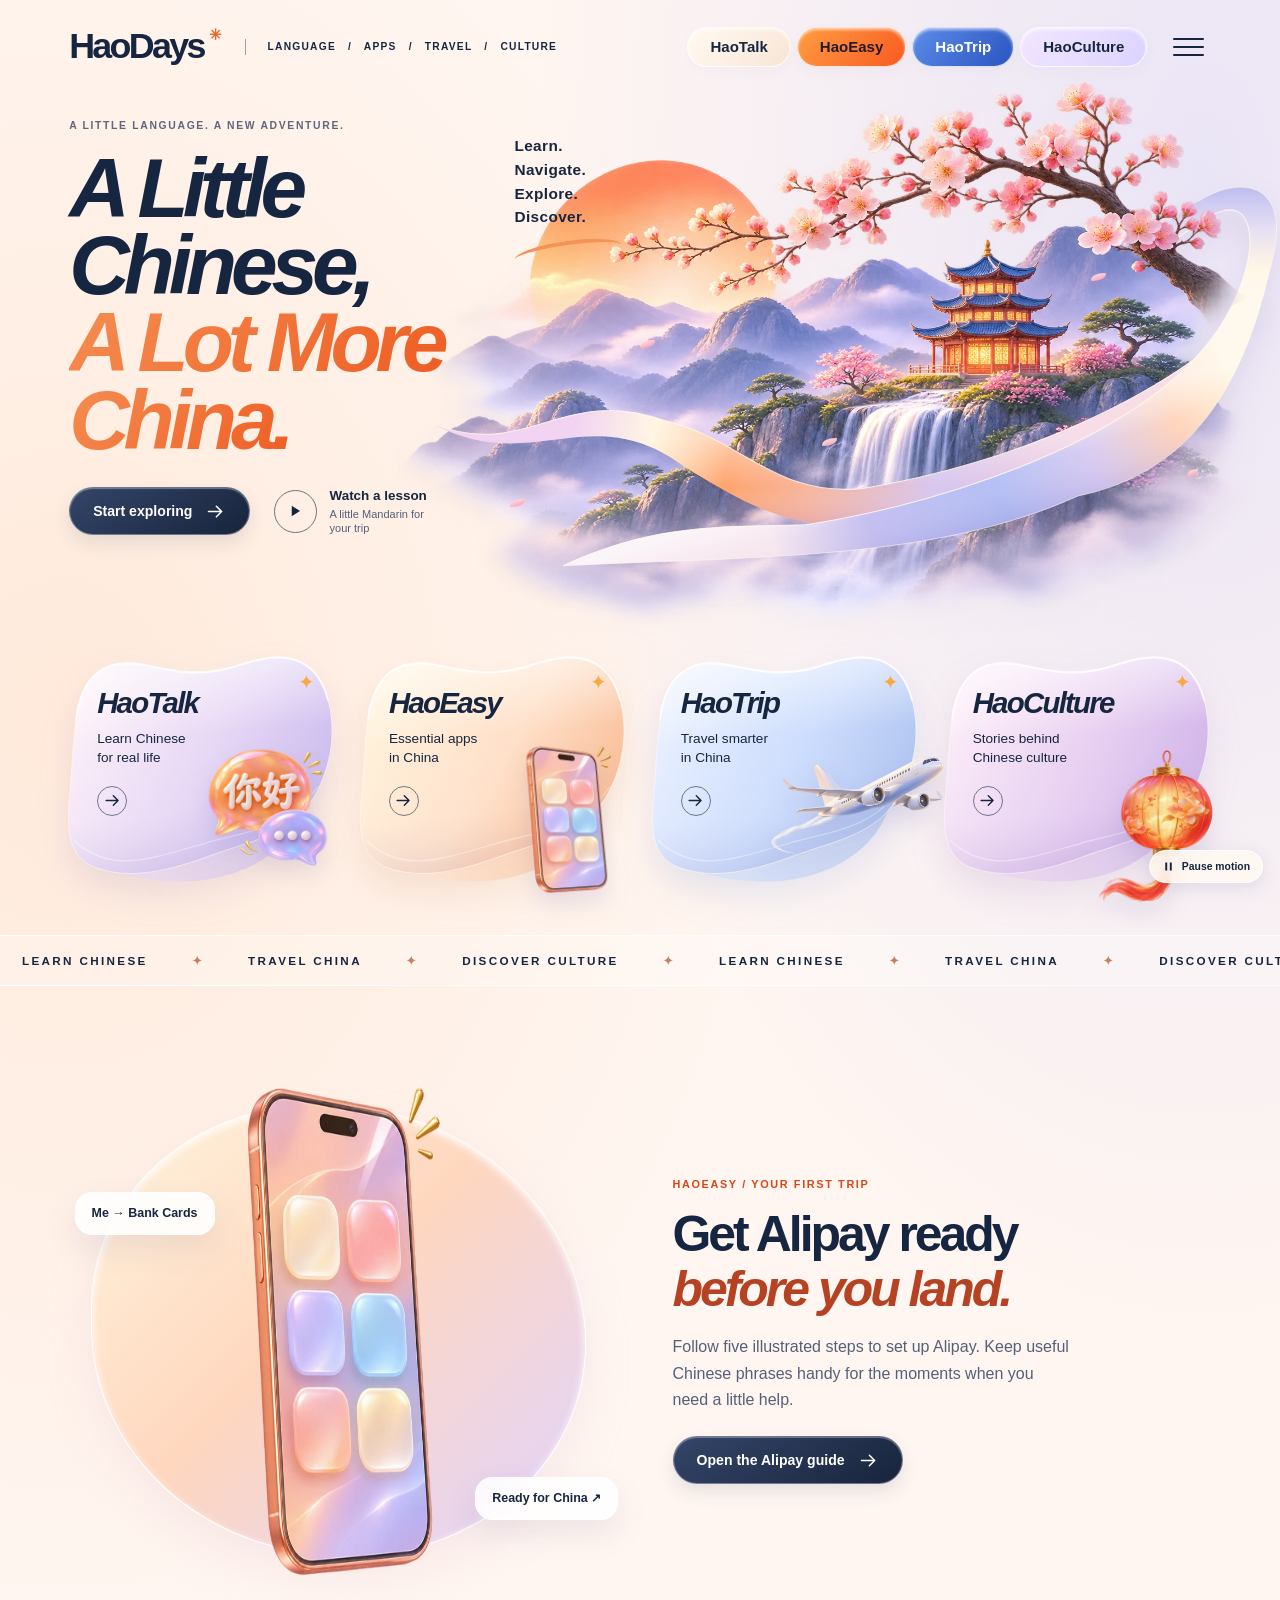
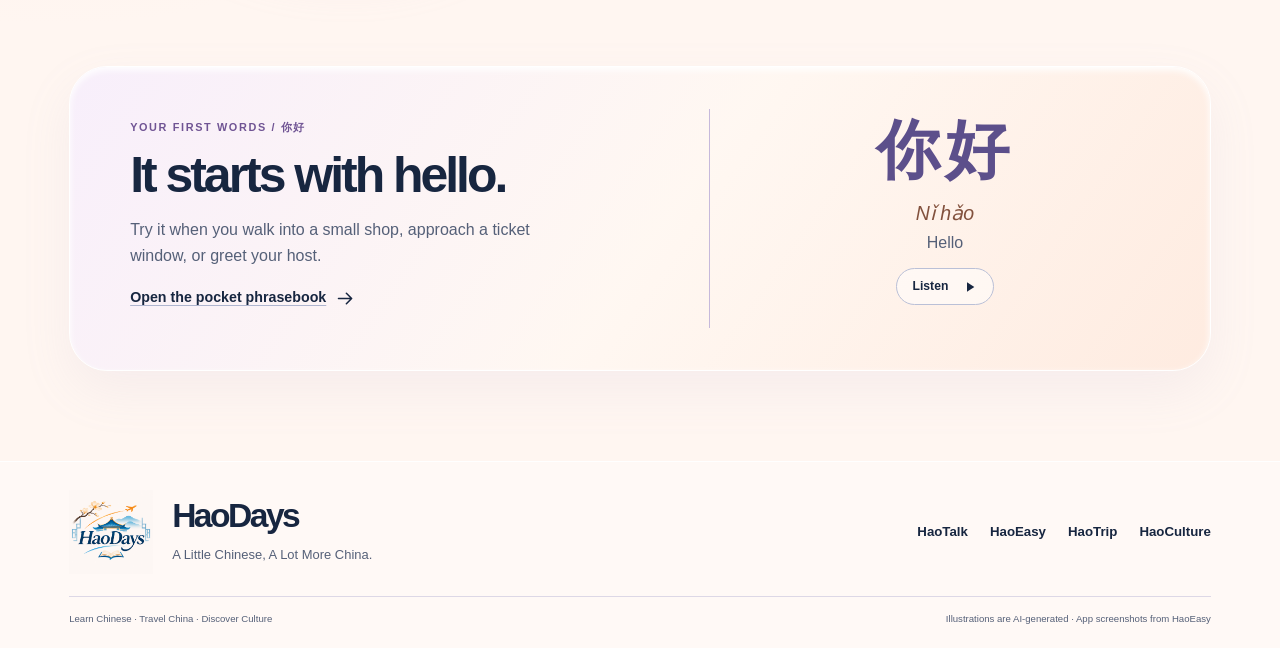
<file: index.html>
<!doctype html>
<html lang="en">
<head>
  <meta charset="utf-8">
  <meta name="viewport" content="width=device-width, initial-scale=1">
  <meta name="description" content="A China field guide with travel Mandarin videos, app tutorials, city guides, and cultural stories.">
  <meta name="theme-color" content="#fff5f0">
  <title>HaoDays — A Little Chinese, A Lot More China.</title>
  <link rel="icon" type="image/png" href="assets/haodays-logo.png">
  <link rel="stylesheet" href="styles.css?v=title-1">
  <script src="script.js?v=motion-1" defer></script>
</head>
<body data-page="home">
  <a class="skip-link" href="#main">Skip to content</a>
  <header class="site-header">
    <div class="masthead wrap">
      <a class="brand" href="index.html" aria-label="HaoDays home">HaoDays<span class="brand-spark" aria-hidden="true">✳</span></a>
      <span class="brand-label">Language <i>/</i> Apps <i>/</i> Travel <i>/</i> Culture</span>
      <nav class="site-nav" aria-label="Main navigation"><a class="nav-talk" href="haotalk.html">HaoTalk</a>
<a class="nav-easy" href="haoeasy.html">HaoEasy</a>
<a class="nav-trip" href="haotrip.html">HaoTrip</a>
<a class="nav-culture" href="haoculture.html">HaoCulture</a></nav>
      <button class="nav-toggle" type="button" aria-label="Open menu" aria-controls="site-menu" aria-expanded="false"><span></span><span></span><span></span></button>
    </div>
  </header>
  <dialog class="menu-dialog" id="site-menu" aria-labelledby="menu-title">
    <button class="dialog-close" type="button" data-close-dialog aria-label="Close menu">×</button>
    <p class="eyebrow">Your next Hao day</p><h2 id="menu-title">Where shall we go?</h2>
    <nav aria-label="All pages"><a href="index.html"><span>00</span>Home</a><a href="haotalk.html"><span>01</span>HaoTalk <svg class="arrow" viewBox="0 0 24 24" fill="none" stroke="currentColor" stroke-width="1.8" stroke-linecap="round" stroke-linejoin="round" aria-hidden="true"><path d="M4 12h15m-6-6 6 6-6 6"/></svg></a>
<a href="haoeasy.html"><span>02</span>HaoEasy <svg class="arrow" viewBox="0 0 24 24" fill="none" stroke="currentColor" stroke-width="1.8" stroke-linecap="round" stroke-linejoin="round" aria-hidden="true"><path d="M4 12h15m-6-6 6 6-6 6"/></svg></a>
<a href="haotrip.html"><span>03</span>HaoTrip <svg class="arrow" viewBox="0 0 24 24" fill="none" stroke="currentColor" stroke-width="1.8" stroke-linecap="round" stroke-linejoin="round" aria-hidden="true"><path d="M4 12h15m-6-6 6 6-6 6"/></svg></a>
<a href="haoculture.html"><span>04</span>HaoCulture <svg class="arrow" viewBox="0 0 24 24" fill="none" stroke="currentColor" stroke-width="1.8" stroke-linecap="round" stroke-linejoin="round" aria-hidden="true"><path d="M4 12h15m-6-6 6 6-6 6"/></svg></a></nav>
    <p class="menu-tagline">A Little Chinese, A Lot More China.</p>
  </dialog>
  <main id="main" tabindex="-1">
    <section class="dream-cover wrap" aria-labelledby="cover-title">
      <div class="hero-copy">
        <p class="hero-eyebrow reveal">A little language. A new adventure.</p>
        <h1 class="dream-title reveal" id="cover-title"><span>A Little</span><span>Chinese,</span><em>A Lot More</em><em>China.</em></h1>
        <div class="hero-actions reveal">
          <a class="button button-primary" href="#contents">Start exploring <svg class="arrow" viewBox="0 0 24 24" fill="none" stroke="currentColor" stroke-width="1.8" stroke-linecap="round" stroke-linejoin="round" aria-hidden="true"><path d="M4 12h15m-6-6 6 6-6 6"/></svg></a>
          <button class="lesson-trigger" type="button" data-open-lesson><span class="play-circle"><svg viewBox="0 0 24 24" fill="currentColor" aria-hidden="true"><path d="m9 5 11 7-11 7z"/></svg></span><span>Watch a lesson<small>A little Mandarin for your trip</small></span></button>
        </div>
      </div>
      <div class="hero-intent" aria-hidden="true">Learn.<br>Navigate.<br>Explore.<br>Discover.<span></span></div>
      <div class="hero-stage">
        <svg class="silk silk-back" viewBox="-140 0 1400 700" fill="none" aria-hidden="true" focusable="false">
          <defs>
            <linearGradient id="hero-loop-color" x1="0" y1="45" x2="0" y2="210" gradientUnits="userSpaceOnUse">
              <stop stop-color="#b8b8ed"/><stop offset=".38" stop-color="#ded5f3"/><stop offset=".8" stop-color="#fff0d3"/><stop offset="1" stop-color="#fff0d3"/>
            </linearGradient>
            <linearGradient id="hero-loop-light" x1="0" y1="45" x2="0" y2="210" gradientUnits="userSpaceOnUse">
              <stop stop-color="#fff" stop-opacity=".08"/><stop offset=".55" stop-color="#fff" stop-opacity=".25"/><stop offset="1" stop-color="#fff" stop-opacity=".58"/>
            </linearGradient>
          </defs>
          <g>
            <path d="M 650 400.83 C 860 305.81 1018 124.77 1110 67 C 1180 23 1240 42 1237 115 C 1236 147 1226 178 1218 210 L 1215 222 L 1158 250 L 1165 235 C 1190 184 1200 135 1191 106 C 1175 53 1120 93 1074 129 C 970 210.64 873 338.52 650 400.83 Z" id="hero-loop-body" fill="url(#hero-loop-color)"><animate begin="indefinite" attributeName="d" dur="7.2s" values="M 650 400.83 C 860 305.81 1018 124.77 1110 67 C 1180 23 1240 42 1237 115 C 1236 147 1226 178 1218 210 L 1215 222 L 1158 250 L 1165 235 C 1190 184 1200 135 1191 106 C 1175 53 1120 93 1074 129 C 970 210.64 873 338.52 650 400.83 Z;M 650 413.71 C 860 298.26 1018 122.99 1110 67 C 1180 23 1240 42 1237 115 C 1236 147 1226 178 1218 210 L 1215 222 L 1158 250 L 1165 235 C 1190 184 1200 135 1191 106 C 1175 53 1120 93 1074 129 C 970 204.64 873 330.1 650 413.71 Z;M 650 432.3 C 860 300.55 1018 121.75 1110 67 C 1180 23 1240 42 1237 115 C 1236 147 1226 178 1218 210 L 1215 222 L 1158 250 L 1165 235 C 1190 184 1200 135 1191 106 C 1175 53 1120 93 1074 129 C 970 201.41 873 331.04 650 432.3 Z;M 650 451.62 C 860 312.08 1018 121.38 1110 67 C 1180 23 1240 42 1237 115 C 1236 147 1226 178 1218 210 L 1215 222 L 1158 250 L 1165 235 C 1190 184 1200 135 1191 106 C 1175 53 1120 93 1074 129 C 970 201.83 873 341.07 650 451.62 Z;M 650 466.48 C 860 329.75 1018 121.98 1110 67 C 1180 23 1240 42 1237 115 C 1236 147 1226 178 1218 210 L 1215 222 L 1158 250 L 1165 235 C 1190 184 1200 135 1191 106 C 1175 53 1120 93 1074 129 C 970 205.77 873 357.52 650 466.48 Z;M 650 472.9 C 860 348.82 1018 123.39 1110 67 C 1180 23 1240 42 1237 115 C 1236 147 1226 178 1218 210 L 1215 222 L 1158 250 L 1165 235 C 1190 184 1200 135 1191 106 C 1175 53 1120 93 1074 129 C 970 212.19 873 375.97 650 472.9 Z;M 650 469.17 C 860 364.19 1018 125.23 1110 67 C 1180 23 1240 42 1237 115 C 1236 147 1226 178 1218 210 L 1215 222 L 1158 250 L 1165 235 C 1190 184 1200 135 1191 106 C 1175 53 1120 93 1074 129 C 970 219.36 873 391.48 650 469.17 Z;M 650 456.29 C 860 371.74 1018 127.01 1110 67 C 1180 23 1240 42 1237 115 C 1236 147 1226 178 1218 210 L 1215 222 L 1158 250 L 1165 235 C 1190 184 1200 135 1191 106 C 1175 53 1120 93 1074 129 C 970 225.36 873 399.9 650 456.29 Z;M 650 437.7 C 860 369.45 1018 128.25 1110 67 C 1180 23 1240 42 1237 115 C 1236 147 1226 178 1218 210 L 1215 222 L 1158 250 L 1165 235 C 1190 184 1200 135 1191 106 C 1175 53 1120 93 1074 129 C 970 228.59 873 398.96 650 437.7 Z;M 650 418.38 C 860 357.92 1018 128.62 1110 67 C 1180 23 1240 42 1237 115 C 1236 147 1226 178 1218 210 L 1215 222 L 1158 250 L 1165 235 C 1190 184 1200 135 1191 106 C 1175 53 1120 93 1074 129 C 970 228.17 873 388.93 650 418.38 Z;M 650 403.52 C 860 340.25 1018 128.02 1110 67 C 1180 23 1240 42 1237 115 C 1236 147 1226 178 1218 210 L 1215 222 L 1158 250 L 1165 235 C 1190 184 1200 135 1191 106 C 1175 53 1120 93 1074 129 C 970 224.23 873 372.48 650 403.52 Z;M 650 397.1 C 860 321.18 1018 126.61 1110 67 C 1180 23 1240 42 1237 115 C 1236 147 1226 178 1218 210 L 1215 222 L 1158 250 L 1165 235 C 1190 184 1200 135 1191 106 C 1175 53 1120 93 1074 129 C 970 217.81 873 354.03 650 397.1 Z;M 650 400.83 C 860 305.81 1018 124.77 1110 67 C 1180 23 1240 42 1237 115 C 1236 147 1226 178 1218 210 L 1215 222 L 1158 250 L 1165 235 C 1190 184 1200 135 1191 106 C 1175 53 1120 93 1074 129 C 970 210.64 873 338.52 650 400.83 Z" keyTimes="0;0.083333;0.166667;0.25;0.333333;0.416667;0.5;0.583333;0.666667;0.75;0.833333;0.916667;1" calcMode="linear" repeatCount="indefinite"/></path>
            <path d="M 650 400.83 C 860 305.81 1018 124.77 1110 67 C 1180 23 1240 42 1237 115 C 1236 147 1226 178 1218 210 L 1215 222 L 1158 250 L 1165 235 C 1190 184 1200 135 1191 106 C 1175 53 1120 93 1074 129 C 970 210.64 873 338.52 650 400.83 Z" fill="url(#hero-loop-light)"><animate begin="indefinite" attributeName="d" dur="7.2s" values="M 650 400.83 C 860 305.81 1018 124.77 1110 67 C 1180 23 1240 42 1237 115 C 1236 147 1226 178 1218 210 L 1215 222 L 1158 250 L 1165 235 C 1190 184 1200 135 1191 106 C 1175 53 1120 93 1074 129 C 970 210.64 873 338.52 650 400.83 Z;M 650 413.71 C 860 298.26 1018 122.99 1110 67 C 1180 23 1240 42 1237 115 C 1236 147 1226 178 1218 210 L 1215 222 L 1158 250 L 1165 235 C 1190 184 1200 135 1191 106 C 1175 53 1120 93 1074 129 C 970 204.64 873 330.1 650 413.71 Z;M 650 432.3 C 860 300.55 1018 121.75 1110 67 C 1180 23 1240 42 1237 115 C 1236 147 1226 178 1218 210 L 1215 222 L 1158 250 L 1165 235 C 1190 184 1200 135 1191 106 C 1175 53 1120 93 1074 129 C 970 201.41 873 331.04 650 432.3 Z;M 650 451.62 C 860 312.08 1018 121.38 1110 67 C 1180 23 1240 42 1237 115 C 1236 147 1226 178 1218 210 L 1215 222 L 1158 250 L 1165 235 C 1190 184 1200 135 1191 106 C 1175 53 1120 93 1074 129 C 970 201.83 873 341.07 650 451.62 Z;M 650 466.48 C 860 329.75 1018 121.98 1110 67 C 1180 23 1240 42 1237 115 C 1236 147 1226 178 1218 210 L 1215 222 L 1158 250 L 1165 235 C 1190 184 1200 135 1191 106 C 1175 53 1120 93 1074 129 C 970 205.77 873 357.52 650 466.48 Z;M 650 472.9 C 860 348.82 1018 123.39 1110 67 C 1180 23 1240 42 1237 115 C 1236 147 1226 178 1218 210 L 1215 222 L 1158 250 L 1165 235 C 1190 184 1200 135 1191 106 C 1175 53 1120 93 1074 129 C 970 212.19 873 375.97 650 472.9 Z;M 650 469.17 C 860 364.19 1018 125.23 1110 67 C 1180 23 1240 42 1237 115 C 1236 147 1226 178 1218 210 L 1215 222 L 1158 250 L 1165 235 C 1190 184 1200 135 1191 106 C 1175 53 1120 93 1074 129 C 970 219.36 873 391.48 650 469.17 Z;M 650 456.29 C 860 371.74 1018 127.01 1110 67 C 1180 23 1240 42 1237 115 C 1236 147 1226 178 1218 210 L 1215 222 L 1158 250 L 1165 235 C 1190 184 1200 135 1191 106 C 1175 53 1120 93 1074 129 C 970 225.36 873 399.9 650 456.29 Z;M 650 437.7 C 860 369.45 1018 128.25 1110 67 C 1180 23 1240 42 1237 115 C 1236 147 1226 178 1218 210 L 1215 222 L 1158 250 L 1165 235 C 1190 184 1200 135 1191 106 C 1175 53 1120 93 1074 129 C 970 228.59 873 398.96 650 437.7 Z;M 650 418.38 C 860 357.92 1018 128.62 1110 67 C 1180 23 1240 42 1237 115 C 1236 147 1226 178 1218 210 L 1215 222 L 1158 250 L 1165 235 C 1190 184 1200 135 1191 106 C 1175 53 1120 93 1074 129 C 970 228.17 873 388.93 650 418.38 Z;M 650 403.52 C 860 340.25 1018 128.02 1110 67 C 1180 23 1240 42 1237 115 C 1236 147 1226 178 1218 210 L 1215 222 L 1158 250 L 1165 235 C 1190 184 1200 135 1191 106 C 1175 53 1120 93 1074 129 C 970 224.23 873 372.48 650 403.52 Z;M 650 397.1 C 860 321.18 1018 126.61 1110 67 C 1180 23 1240 42 1237 115 C 1236 147 1226 178 1218 210 L 1215 222 L 1158 250 L 1165 235 C 1190 184 1200 135 1191 106 C 1175 53 1120 93 1074 129 C 970 217.81 873 354.03 650 397.1 Z;M 650 400.83 C 860 305.81 1018 124.77 1110 67 C 1180 23 1240 42 1237 115 C 1236 147 1226 178 1218 210 L 1215 222 L 1158 250 L 1165 235 C 1190 184 1200 135 1191 106 C 1175 53 1120 93 1074 129 C 970 210.64 873 338.52 650 400.83 Z" keyTimes="0;0.083333;0.166667;0.25;0.333333;0.416667;0.5;0.583333;0.666667;0.75;0.833333;0.916667;1" calcMode="linear" repeatCount="indefinite"/></path>
            <path d="M 1165 235 C 1190 184 1200 135 1191 106 C 1175 53 1120 93 1074 129 C 970 210.64 873 338.52 650 400.83" stroke="#fffaf0" stroke-width="1.7" stroke-opacity=".85"><animate begin="indefinite" attributeName="d" dur="7.2s" values="M 1165 235 C 1190 184 1200 135 1191 106 C 1175 53 1120 93 1074 129 C 970 210.64 873 338.52 650 400.83;M 1165 235 C 1190 184 1200 135 1191 106 C 1175 53 1120 93 1074 129 C 970 204.64 873 330.1 650 413.71;M 1165 235 C 1190 184 1200 135 1191 106 C 1175 53 1120 93 1074 129 C 970 201.41 873 331.04 650 432.3;M 1165 235 C 1190 184 1200 135 1191 106 C 1175 53 1120 93 1074 129 C 970 201.83 873 341.07 650 451.62;M 1165 235 C 1190 184 1200 135 1191 106 C 1175 53 1120 93 1074 129 C 970 205.77 873 357.52 650 466.48;M 1165 235 C 1190 184 1200 135 1191 106 C 1175 53 1120 93 1074 129 C 970 212.19 873 375.97 650 472.9;M 1165 235 C 1190 184 1200 135 1191 106 C 1175 53 1120 93 1074 129 C 970 219.36 873 391.48 650 469.17;M 1165 235 C 1190 184 1200 135 1191 106 C 1175 53 1120 93 1074 129 C 970 225.36 873 399.9 650 456.29;M 1165 235 C 1190 184 1200 135 1191 106 C 1175 53 1120 93 1074 129 C 970 228.59 873 398.96 650 437.7;M 1165 235 C 1190 184 1200 135 1191 106 C 1175 53 1120 93 1074 129 C 970 228.17 873 388.93 650 418.38;M 1165 235 C 1190 184 1200 135 1191 106 C 1175 53 1120 93 1074 129 C 970 224.23 873 372.48 650 403.52;M 1165 235 C 1190 184 1200 135 1191 106 C 1175 53 1120 93 1074 129 C 970 217.81 873 354.03 650 397.1;M 1165 235 C 1190 184 1200 135 1191 106 C 1175 53 1120 93 1074 129 C 970 210.64 873 338.52 650 400.83" keyTimes="0;0.083333;0.166667;0.25;0.333333;0.416667;0.5;0.583333;0.666667;0.75;0.833333;0.916667;1" calcMode="linear" repeatCount="indefinite"/></path>
            <path d="M 1110 67 C 1180 23 1240 42 1237 115 C 1236 147 1226 178 1218 210" stroke="#fff7ee" stroke-width="1.3" stroke-opacity=".72"><animate begin="indefinite" attributeName="d" dur="7.2s" values="M 1110 67 C 1180 23 1240 42 1237 115 C 1236 147 1226 178 1218 210;M 1110 67 C 1180 23 1240 42 1237 115 C 1236 147 1226 178 1218 210;M 1110 67 C 1180 23 1240 42 1237 115 C 1236 147 1226 178 1218 210;M 1110 67 C 1180 23 1240 42 1237 115 C 1236 147 1226 178 1218 210;M 1110 67 C 1180 23 1240 42 1237 115 C 1236 147 1226 178 1218 210;M 1110 67 C 1180 23 1240 42 1237 115 C 1236 147 1226 178 1218 210;M 1110 67 C 1180 23 1240 42 1237 115 C 1236 147 1226 178 1218 210;M 1110 67 C 1180 23 1240 42 1237 115 C 1236 147 1226 178 1218 210;M 1110 67 C 1180 23 1240 42 1237 115 C 1236 147 1226 178 1218 210;M 1110 67 C 1180 23 1240 42 1237 115 C 1236 147 1226 178 1218 210;M 1110 67 C 1180 23 1240 42 1237 115 C 1236 147 1226 178 1218 210;M 1110 67 C 1180 23 1240 42 1237 115 C 1236 147 1226 178 1218 210;M 1110 67 C 1180 23 1240 42 1237 115 C 1236 147 1226 178 1218 210" keyTimes="0;0.083333;0.166667;0.25;0.333333;0.416667;0.5;0.583333;0.666667;0.75;0.833333;0.916667;1" calcMode="linear" repeatCount="indefinite"/></path>
          </g>
        </svg>
        <div class="hero-art"><img src="assets/design/hero-diorama.webp" alt="Dreamlike Chinese mountains, a glowing pavilion and waterfall beneath cherry blossoms, surrounded by flowing silk ribbons" width="1536" height="1024" fetchpriority="high"></div>
        <svg class="silk silk-front" viewBox="-140 0 1400 700" fill="none" aria-hidden="true" focusable="false">
          <defs>
            <linearGradient id="hero-cross-color" x1="110" y1="400" x2="940" y2="565" gradientUnits="userSpaceOnUse">
              <stop stop-color="#e8b4e9"/><stop offset=".15" stop-color="#fff0cf"/><stop offset=".3" stop-color="#ffa46d"/><stop offset=".48" stop-color="#f6b7a3"/><stop offset=".7" stop-color="#d7c6f0"/><stop offset="1" stop-color="#f5c4d3"/>
            </linearGradient>
            <linearGradient id="hero-cross-light" x1="530" y1="450" x2="530" y2="590" gradientUnits="userSpaceOnUse">
              <stop stop-color="#fff" stop-opacity=".42"/><stop offset=".55" stop-color="#fff" stop-opacity="0"/><stop offset="1" stop-color="#a467be" stop-opacity=".2"/>
            </linearGradient>
            <linearGradient id="hero-flow-color" x1="420" y1="610" x2="1170" y2="360" gradientUnits="userSpaceOnUse">
              <stop stop-color="#f6e5ee"/><stop offset=".2" stop-color="#c2bcf0"/><stop offset=".47" stop-color="#b0bdf4"/><stop offset=".68" stop-color="#d8caf1"/><stop offset=".86" stop-color="#ffd2b8"/><stop offset="1" stop-color="#fff0d3"/>
            </linearGradient>
            <linearGradient id="hero-flow-light" x1="580" y1="510" x2="620" y2="640" gradientUnits="userSpaceOnUse">
              <stop stop-color="#fff" stop-opacity=".58"/><stop offset=".46" stop-color="#fff" stop-opacity=".06"/><stop offset="1" stop-color="#8475c4" stop-opacity=".18"/>
            </linearGradient>
          </defs>
          <g>
            <path d="M -125 462.04 C 30 525.1 81 393.81 251 422.11 C 375 425.89 428 512.43 570 488.75 C 799 483.19 1075 381 1207 229 C 1145 383 913 528.53 700 534.66 C 492 587.61 398 537.43 280 488.6 C 128 408.84 37 549.89 -125 462.04 Z" fill="url(#hero-cross-color)"><animate begin="indefinite" attributeName="d" dur="7.2s" values="M -125 462.04 C 30 525.1 81 393.81 251 422.11 C 375 425.89 428 512.43 570 488.75 C 799 483.19 1075 381 1207 229 C 1145 383 913 528.53 700 534.66 C 492 587.61 398 537.43 280 488.6 C 128 408.84 37 549.89 -125 462.04 Z;M -125 442.54 C 30 510.01 81 382.67 251 427.97 C 375 442.04 428 531.06 570 506.62 C 799 481.63 1075 381 1207 229 C 1145 383 913 519.28 700 543.18 C 492 607.28 398 554.83 280 497.28 C 128 402.06 37 535.28 -125 442.54 Z;M -125 426.9 C 30 490.63 81 364.91 251 423.66 C 375 450.4 428 544.06 570 526.21 C 799 490.09 1075 381 1207 229 C 1145 383 913 516.91 700 559.43 C 492 624.46 398 565.3 280 495.97 C 128 386.95 37 516.04 -125 426.9 Z;M -125 419.34 C 30 472.16 81 345.3 251 410.33 C 375 448.75 428 547.92 570 542.25 C 799 506.3 1075 381 1207 229 C 1145 383 913 522.08 700 579.04 C 492 634.55 398 566.05 280 485.02 C 128 367.56 37 497.33 -125 419.34 Z;M -125 421.86 C 30 459.54 81 329.09 251 391.55 C 375 437.51 428 541.63 570 550.46 C 799 525.91 1075 381 1207 229 C 1145 383 913 533.38 700 596.77 C 492 634.85 398 556.88 280 467.37 C 128 349.1 37 484.16 -125 421.86 Z;M -125 433.8 C 30 456.15 81 320.63 251 372.36 C 375 419.71 428 526.86 570 548.63 C 799 543.67 1075 381 1207 229 C 1145 383 913 547.8 700 607.86 C 492 625.27 398 540.23 280 447.75 C 128 336.51 37 480.05 -125 433.8 Z;M -125 451.96 C 30 462.9 81 322.19 251 357.89 C 375 400.11 428 507.57 570 537.25 C 799 554.81 1075 381 1207 229 C 1145 383 913 561.47 700 609.34 C 492 608.39 398 520.57 280 431.4 C 128 333.16 37 486.11 -125 451.96 Z;M -125 471.46 C 30 477.99 81 333.33 251 352.03 C 375 383.96 428 488.94 570 519.38 C 799 556.37 1075 381 1207 229 C 1145 383 913 570.72 700 600.82 C 492 588.72 398 503.17 280 422.72 C 128 339.94 37 500.72 -125 471.46 Z;M -125 487.1 C 30 497.37 81 351.09 251 356.34 C 375 375.6 428 475.94 570 499.79 C 799 547.91 1075 381 1207 229 C 1145 383 913 573.09 700 584.57 C 492 571.54 398 492.7 280 424.03 C 128 355.05 37 519.96 -125 487.1 Z;M -125 494.66 C 30 515.84 81 370.7 251 369.67 C 375 377.25 428 472.08 570 483.75 C 799 531.7 1075 381 1207 229 C 1145 383 913 567.92 700 564.96 C 492 561.45 398 491.95 280 434.98 C 128 374.44 37 538.67 -125 494.66 Z;M -125 492.14 C 30 528.46 81 386.91 251 388.45 C 375 388.49 428 478.37 570 475.54 C 799 512.09 1075 381 1207 229 C 1145 383 913 556.62 700 547.23 C 492 561.15 398 501.12 280 452.63 C 128 392.9 37 551.84 -125 492.14 Z;M -125 480.2 C 30 531.85 81 395.37 251 407.64 C 375 406.29 428 493.14 570 477.37 C 799 494.33 1075 381 1207 229 C 1145 383 913 542.2 700 536.14 C 492 570.73 398 517.77 280 472.25 C 128 405.49 37 555.95 -125 480.2 Z;M -125 462.04 C 30 525.1 81 393.81 251 422.11 C 375 425.89 428 512.43 570 488.75 C 799 483.19 1075 381 1207 229 C 1145 383 913 528.53 700 534.66 C 492 587.61 398 537.43 280 488.6 C 128 408.84 37 549.89 -125 462.04 Z" keyTimes="0;0.083333;0.166667;0.25;0.333333;0.416667;0.5;0.583333;0.666667;0.75;0.833333;0.916667;1" calcMode="linear" repeatCount="indefinite"/></path>
            <path d="M -125 462.04 C 30 525.1 81 393.81 251 422.11 C 375 425.89 428 512.43 570 488.75 C 799 483.19 1075 381 1207 229 C 1145 383 913 528.53 700 534.66 C 492 587.61 398 537.43 280 488.6 C 128 408.84 37 549.89 -125 462.04 Z" fill="url(#hero-cross-light)"><animate begin="indefinite" attributeName="d" dur="7.2s" values="M -125 462.04 C 30 525.1 81 393.81 251 422.11 C 375 425.89 428 512.43 570 488.75 C 799 483.19 1075 381 1207 229 C 1145 383 913 528.53 700 534.66 C 492 587.61 398 537.43 280 488.6 C 128 408.84 37 549.89 -125 462.04 Z;M -125 442.54 C 30 510.01 81 382.67 251 427.97 C 375 442.04 428 531.06 570 506.62 C 799 481.63 1075 381 1207 229 C 1145 383 913 519.28 700 543.18 C 492 607.28 398 554.83 280 497.28 C 128 402.06 37 535.28 -125 442.54 Z;M -125 426.9 C 30 490.63 81 364.91 251 423.66 C 375 450.4 428 544.06 570 526.21 C 799 490.09 1075 381 1207 229 C 1145 383 913 516.91 700 559.43 C 492 624.46 398 565.3 280 495.97 C 128 386.95 37 516.04 -125 426.9 Z;M -125 419.34 C 30 472.16 81 345.3 251 410.33 C 375 448.75 428 547.92 570 542.25 C 799 506.3 1075 381 1207 229 C 1145 383 913 522.08 700 579.04 C 492 634.55 398 566.05 280 485.02 C 128 367.56 37 497.33 -125 419.34 Z;M -125 421.86 C 30 459.54 81 329.09 251 391.55 C 375 437.51 428 541.63 570 550.46 C 799 525.91 1075 381 1207 229 C 1145 383 913 533.38 700 596.77 C 492 634.85 398 556.88 280 467.37 C 128 349.1 37 484.16 -125 421.86 Z;M -125 433.8 C 30 456.15 81 320.63 251 372.36 C 375 419.71 428 526.86 570 548.63 C 799 543.67 1075 381 1207 229 C 1145 383 913 547.8 700 607.86 C 492 625.27 398 540.23 280 447.75 C 128 336.51 37 480.05 -125 433.8 Z;M -125 451.96 C 30 462.9 81 322.19 251 357.89 C 375 400.11 428 507.57 570 537.25 C 799 554.81 1075 381 1207 229 C 1145 383 913 561.47 700 609.34 C 492 608.39 398 520.57 280 431.4 C 128 333.16 37 486.11 -125 451.96 Z;M -125 471.46 C 30 477.99 81 333.33 251 352.03 C 375 383.96 428 488.94 570 519.38 C 799 556.37 1075 381 1207 229 C 1145 383 913 570.72 700 600.82 C 492 588.72 398 503.17 280 422.72 C 128 339.94 37 500.72 -125 471.46 Z;M -125 487.1 C 30 497.37 81 351.09 251 356.34 C 375 375.6 428 475.94 570 499.79 C 799 547.91 1075 381 1207 229 C 1145 383 913 573.09 700 584.57 C 492 571.54 398 492.7 280 424.03 C 128 355.05 37 519.96 -125 487.1 Z;M -125 494.66 C 30 515.84 81 370.7 251 369.67 C 375 377.25 428 472.08 570 483.75 C 799 531.7 1075 381 1207 229 C 1145 383 913 567.92 700 564.96 C 492 561.45 398 491.95 280 434.98 C 128 374.44 37 538.67 -125 494.66 Z;M -125 492.14 C 30 528.46 81 386.91 251 388.45 C 375 388.49 428 478.37 570 475.54 C 799 512.09 1075 381 1207 229 C 1145 383 913 556.62 700 547.23 C 492 561.15 398 501.12 280 452.63 C 128 392.9 37 551.84 -125 492.14 Z;M -125 480.2 C 30 531.85 81 395.37 251 407.64 C 375 406.29 428 493.14 570 477.37 C 799 494.33 1075 381 1207 229 C 1145 383 913 542.2 700 536.14 C 492 570.73 398 517.77 280 472.25 C 128 405.49 37 555.95 -125 480.2 Z;M -125 462.04 C 30 525.1 81 393.81 251 422.11 C 375 425.89 428 512.43 570 488.75 C 799 483.19 1075 381 1207 229 C 1145 383 913 528.53 700 534.66 C 492 587.61 398 537.43 280 488.6 C 128 408.84 37 549.89 -125 462.04 Z" keyTimes="0;0.083333;0.166667;0.25;0.333333;0.416667;0.5;0.583333;0.666667;0.75;0.833333;0.916667;1" calcMode="linear" repeatCount="indefinite"/></path>
            <path d="M -125 462.04 C 30 525.1 81 393.81 251 422.11 C 375 425.89 428 512.43 570 488.75 C 799 483.19 1075 381 1207 229" stroke="#fff8ee" stroke-width="1.7" stroke-opacity=".85"><animate begin="indefinite" attributeName="d" dur="7.2s" values="M -125 462.04 C 30 525.1 81 393.81 251 422.11 C 375 425.89 428 512.43 570 488.75 C 799 483.19 1075 381 1207 229;M -125 442.54 C 30 510.01 81 382.67 251 427.97 C 375 442.04 428 531.06 570 506.62 C 799 481.63 1075 381 1207 229;M -125 426.9 C 30 490.63 81 364.91 251 423.66 C 375 450.4 428 544.06 570 526.21 C 799 490.09 1075 381 1207 229;M -125 419.34 C 30 472.16 81 345.3 251 410.33 C 375 448.75 428 547.92 570 542.25 C 799 506.3 1075 381 1207 229;M -125 421.86 C 30 459.54 81 329.09 251 391.55 C 375 437.51 428 541.63 570 550.46 C 799 525.91 1075 381 1207 229;M -125 433.8 C 30 456.15 81 320.63 251 372.36 C 375 419.71 428 526.86 570 548.63 C 799 543.67 1075 381 1207 229;M -125 451.96 C 30 462.9 81 322.19 251 357.89 C 375 400.11 428 507.57 570 537.25 C 799 554.81 1075 381 1207 229;M -125 471.46 C 30 477.99 81 333.33 251 352.03 C 375 383.96 428 488.94 570 519.38 C 799 556.37 1075 381 1207 229;M -125 487.1 C 30 497.37 81 351.09 251 356.34 C 375 375.6 428 475.94 570 499.79 C 799 547.91 1075 381 1207 229;M -125 494.66 C 30 515.84 81 370.7 251 369.67 C 375 377.25 428 472.08 570 483.75 C 799 531.7 1075 381 1207 229;M -125 492.14 C 30 528.46 81 386.91 251 388.45 C 375 388.49 428 478.37 570 475.54 C 799 512.09 1075 381 1207 229;M -125 480.2 C 30 531.85 81 395.37 251 407.64 C 375 406.29 428 493.14 570 477.37 C 799 494.33 1075 381 1207 229;M -125 462.04 C 30 525.1 81 393.81 251 422.11 C 375 425.89 428 512.43 570 488.75 C 799 483.19 1075 381 1207 229" keyTimes="0;0.083333;0.166667;0.25;0.333333;0.416667;0.5;0.583333;0.666667;0.75;0.833333;0.916667;1" calcMode="linear" repeatCount="indefinite"/></path>
            <path d="M 86 687.14 C 228 594.35 333 575.5 478 550.36 C 718 525.16 1067 437 1165 235 L 1218 210 C 1174 380 1088 507 917 552.55 C 688 614.18 411 608.84 86 687.14 Z" id="hero-flow-body" fill="url(#hero-flow-color)"><animate begin="indefinite" attributeName="d" dur="7.2s" values="M 86 687.14 C 228 594.35 333 575.5 478 550.36 C 718 525.16 1067 437 1165 235 L 1218 210 C 1174 380 1088 507 917 552.55 C 688 614.18 411 608.84 86 687.14 Z;M 86 676.43 C 228 597.87 333 588.75 478 570 C 718 531.94 1067 437 1165 235 L 1218 210 C 1174 380 1088 507 917 543.37 C 688 623.82 411 626.84 86 676.43 Z;M 86 658.9 C 228 591.25 333 592.96 478 586.42 C 718 547.05 1067 437 1165 235 L 1218 210 C 1174 380 1088 507 917 540.79 C 688 640.74 411 638.44 86 658.9 Z;M 86 639.26 C 228 576.25 333 587 478 595.22 C 718 566.44 1067 437 1165 235 L 1218 210 C 1174 380 1088 507 917 545.5 C 688 660.41 411 640.55 86 639.26 Z;M 86 622.76 C 228 556.9 333 572.46 478 594.06 C 718 584.9 1067 437 1165 235 L 1218 210 C 1174 380 1088 507 917 556.24 C 688 677.56 411 632.6 86 622.76 Z;M 86 613.83 C 228 538.38 333 553.25 478 583.23 C 718 597.49 1067 437 1165 235 L 1218 210 C 1174 380 1088 507 917 570.13 C 688 687.59 411 616.71 86 613.83 Z;M 86 614.86 C 228 525.65 333 534.5 478 565.64 C 718 600.84 1067 437 1165 235 L 1218 210 C 1174 380 1088 507 917 583.45 C 688 687.82 411 597.16 86 614.86 Z;M 86 625.57 C 228 522.13 333 521.25 478 546 C 718 594.06 1067 437 1165 235 L 1218 210 C 1174 380 1088 507 917 592.63 C 688 678.18 411 579.16 86 625.57 Z;M 86 643.1 C 228 528.75 333 517.04 478 529.58 C 718 578.95 1067 437 1165 235 L 1218 210 C 1174 380 1088 507 917 595.21 C 688 661.26 411 567.56 86 643.1 Z;M 86 662.74 C 228 543.75 333 523 478 520.78 C 718 559.56 1067 437 1165 235 L 1218 210 C 1174 380 1088 507 917 590.5 C 688 641.59 411 565.45 86 662.74 Z;M 86 679.24 C 228 563.1 333 537.54 478 521.94 C 718 541.1 1067 437 1165 235 L 1218 210 C 1174 380 1088 507 917 579.76 C 688 624.44 411 573.4 86 679.24 Z;M 86 688.17 C 228 581.62 333 556.75 478 532.77 C 718 528.51 1067 437 1165 235 L 1218 210 C 1174 380 1088 507 917 565.87 C 688 614.41 411 589.29 86 688.17 Z;M 86 687.14 C 228 594.35 333 575.5 478 550.36 C 718 525.16 1067 437 1165 235 L 1218 210 C 1174 380 1088 507 917 552.55 C 688 614.18 411 608.84 86 687.14 Z" keyTimes="0;0.083333;0.166667;0.25;0.333333;0.416667;0.5;0.583333;0.666667;0.75;0.833333;0.916667;1" calcMode="linear" repeatCount="indefinite"/></path>
            <path d="M 86 687.14 C 228 594.35 333 575.5 478 550.36 C 718 525.16 1067 437 1165 235 L 1218 210 C 1174 380 1088 507 917 552.55 C 688 614.18 411 608.84 86 687.14 Z" fill="url(#hero-flow-light)"><animate begin="indefinite" attributeName="d" dur="7.2s" values="M 86 687.14 C 228 594.35 333 575.5 478 550.36 C 718 525.16 1067 437 1165 235 L 1218 210 C 1174 380 1088 507 917 552.55 C 688 614.18 411 608.84 86 687.14 Z;M 86 676.43 C 228 597.87 333 588.75 478 570 C 718 531.94 1067 437 1165 235 L 1218 210 C 1174 380 1088 507 917 543.37 C 688 623.82 411 626.84 86 676.43 Z;M 86 658.9 C 228 591.25 333 592.96 478 586.42 C 718 547.05 1067 437 1165 235 L 1218 210 C 1174 380 1088 507 917 540.79 C 688 640.74 411 638.44 86 658.9 Z;M 86 639.26 C 228 576.25 333 587 478 595.22 C 718 566.44 1067 437 1165 235 L 1218 210 C 1174 380 1088 507 917 545.5 C 688 660.41 411 640.55 86 639.26 Z;M 86 622.76 C 228 556.9 333 572.46 478 594.06 C 718 584.9 1067 437 1165 235 L 1218 210 C 1174 380 1088 507 917 556.24 C 688 677.56 411 632.6 86 622.76 Z;M 86 613.83 C 228 538.38 333 553.25 478 583.23 C 718 597.49 1067 437 1165 235 L 1218 210 C 1174 380 1088 507 917 570.13 C 688 687.59 411 616.71 86 613.83 Z;M 86 614.86 C 228 525.65 333 534.5 478 565.64 C 718 600.84 1067 437 1165 235 L 1218 210 C 1174 380 1088 507 917 583.45 C 688 687.82 411 597.16 86 614.86 Z;M 86 625.57 C 228 522.13 333 521.25 478 546 C 718 594.06 1067 437 1165 235 L 1218 210 C 1174 380 1088 507 917 592.63 C 688 678.18 411 579.16 86 625.57 Z;M 86 643.1 C 228 528.75 333 517.04 478 529.58 C 718 578.95 1067 437 1165 235 L 1218 210 C 1174 380 1088 507 917 595.21 C 688 661.26 411 567.56 86 643.1 Z;M 86 662.74 C 228 543.75 333 523 478 520.78 C 718 559.56 1067 437 1165 235 L 1218 210 C 1174 380 1088 507 917 590.5 C 688 641.59 411 565.45 86 662.74 Z;M 86 679.24 C 228 563.1 333 537.54 478 521.94 C 718 541.1 1067 437 1165 235 L 1218 210 C 1174 380 1088 507 917 579.76 C 688 624.44 411 573.4 86 679.24 Z;M 86 688.17 C 228 581.62 333 556.75 478 532.77 C 718 528.51 1067 437 1165 235 L 1218 210 C 1174 380 1088 507 917 565.87 C 688 614.41 411 589.29 86 688.17 Z;M 86 687.14 C 228 594.35 333 575.5 478 550.36 C 718 525.16 1067 437 1165 235 L 1218 210 C 1174 380 1088 507 917 552.55 C 688 614.18 411 608.84 86 687.14 Z" keyTimes="0;0.083333;0.166667;0.25;0.333333;0.416667;0.5;0.583333;0.666667;0.75;0.833333;0.916667;1" calcMode="linear" repeatCount="indefinite"/></path>
            <path d="M 86 687.14 C 228 594.35 333 575.5 478 550.36 C 718 525.16 1067 437 1165 235" stroke="#fffaf0" stroke-width="1.7" stroke-opacity=".85"><animate begin="indefinite" attributeName="d" dur="7.2s" values="M 86 687.14 C 228 594.35 333 575.5 478 550.36 C 718 525.16 1067 437 1165 235;M 86 676.43 C 228 597.87 333 588.75 478 570 C 718 531.94 1067 437 1165 235;M 86 658.9 C 228 591.25 333 592.96 478 586.42 C 718 547.05 1067 437 1165 235;M 86 639.26 C 228 576.25 333 587 478 595.22 C 718 566.44 1067 437 1165 235;M 86 622.76 C 228 556.9 333 572.46 478 594.06 C 718 584.9 1067 437 1165 235;M 86 613.83 C 228 538.38 333 553.25 478 583.23 C 718 597.49 1067 437 1165 235;M 86 614.86 C 228 525.65 333 534.5 478 565.64 C 718 600.84 1067 437 1165 235;M 86 625.57 C 228 522.13 333 521.25 478 546 C 718 594.06 1067 437 1165 235;M 86 643.1 C 228 528.75 333 517.04 478 529.58 C 718 578.95 1067 437 1165 235;M 86 662.74 C 228 543.75 333 523 478 520.78 C 718 559.56 1067 437 1165 235;M 86 679.24 C 228 563.1 333 537.54 478 521.94 C 718 541.1 1067 437 1165 235;M 86 688.17 C 228 581.62 333 556.75 478 532.77 C 718 528.51 1067 437 1165 235;M 86 687.14 C 228 594.35 333 575.5 478 550.36 C 718 525.16 1067 437 1165 235" keyTimes="0;0.083333;0.166667;0.25;0.333333;0.416667;0.5;0.583333;0.666667;0.75;0.833333;0.916667;1" calcMode="linear" repeatCount="indefinite"/></path>
            <path d="M 1218 210 C 1174 380 1088 507 917 552.55 C 688 614.18 411 608.84 86 687.14" stroke="#fff7ee" stroke-width="1.3" stroke-opacity=".72"><animate begin="indefinite" attributeName="d" dur="7.2s" values="M 1218 210 C 1174 380 1088 507 917 552.55 C 688 614.18 411 608.84 86 687.14;M 1218 210 C 1174 380 1088 507 917 543.37 C 688 623.82 411 626.84 86 676.43;M 1218 210 C 1174 380 1088 507 917 540.79 C 688 640.74 411 638.44 86 658.9;M 1218 210 C 1174 380 1088 507 917 545.5 C 688 660.41 411 640.55 86 639.26;M 1218 210 C 1174 380 1088 507 917 556.24 C 688 677.56 411 632.6 86 622.76;M 1218 210 C 1174 380 1088 507 917 570.13 C 688 687.59 411 616.71 86 613.83;M 1218 210 C 1174 380 1088 507 917 583.45 C 688 687.82 411 597.16 86 614.86;M 1218 210 C 1174 380 1088 507 917 592.63 C 688 678.18 411 579.16 86 625.57;M 1218 210 C 1174 380 1088 507 917 595.21 C 688 661.26 411 567.56 86 643.1;M 1218 210 C 1174 380 1088 507 917 590.5 C 688 641.59 411 565.45 86 662.74;M 1218 210 C 1174 380 1088 507 917 579.76 C 688 624.44 411 573.4 86 679.24;M 1218 210 C 1174 380 1088 507 917 565.87 C 688 614.41 411 589.29 86 688.17;M 1218 210 C 1174 380 1088 507 917 552.55 C 688 614.18 411 608.84 86 687.14" keyTimes="0;0.083333;0.166667;0.25;0.333333;0.416667;0.5;0.583333;0.666667;0.75;0.833333;0.916667;1" calcMode="linear" repeatCount="indefinite"/></path>
          </g>
        </svg>
        <span class="petal petal-1" aria-hidden="true"></span>
        <span class="petal petal-2" aria-hidden="true"></span>
        <span class="petal petal-3" aria-hidden="true"></span>
        <span class="petal petal-4" aria-hidden="true"></span>
        <span class="petal petal-5" aria-hidden="true"></span>
        <span class="petal petal-6" aria-hidden="true"></span>
        <span class="petal petal-7" aria-hidden="true"></span>
      </div>
    </section>

    <section class="dream-contents wrap" id="contents" aria-labelledby="contents-title">
      <h2 class="sr-only" id="contents-title">Explore HaoDays</h2>
      <div class="dream-grid"><article class="dream-card dream-card-talk reveal">
        <a href="haotalk.html">
          <svg class="card-silk" viewBox="-8 -6 416 278" preserveAspectRatio="none" fill="none" aria-hidden="true" focusable="false">
            <defs>
              <path id="card-talk-sheet" d="M 10 76 C 18 28 53 6 112 15 C 173 25 207 28 262 14 C 326 -2 373 6 390 55 C 409 110 377 163 344 185 C 310 208 260 215 205 230 C 137 248 85 254 38 241 C 3 231 -5 206 0 166 C 4 133 5 106 10 76 Z"/>
              <linearGradient id="card-talk-color" x1="25" y1="20" x2="310" y2="265" gradientUnits="userSpaceOnUse">
                <stop class="sheet-light"/><stop offset=".55" class="sheet-color"/><stop offset="1" class="sheet-depth"/>
              </linearGradient>
              <linearGradient id="card-talk-sheen" x1="180" y1="10" x2="195" y2="250" gradientUnits="userSpaceOnUse">
                <stop stop-color="#fff" stop-opacity=".52"/><stop offset=".35" stop-color="#fff" stop-opacity="0"/><stop offset=".7" stop-color="#fff" stop-opacity=".07"/><stop offset="1" stop-color="#7460a7" stop-opacity=".12"/>
              </linearGradient>
              <linearGradient id="card-talk-fold" x1="120" y1="220" x2="330" y2="180" gradientUnits="userSpaceOnUse">
                <stop class="sheet-color"/><stop offset="1" class="sheet-depth"/>
              </linearGradient>
            </defs>
            <g>
              <path d="M 37 217 C 131 252 241 195 354 176 C 329 230 247 257 169 257 C 107 256 60 248 43 232 Z" fill="url(#card-talk-fold)" opacity=".6"/>
              <use href="#card-talk-sheet" fill="url(#card-talk-color)"/>
              <use href="#card-talk-sheet" fill="url(#card-talk-sheen)" stroke="#fff8f2" stroke-width="1.1" stroke-opacity=".72"/>
              <path d="M 10 76 C 18 28 53 6 112 15 C 173 25 207 28 262 14 C 326 -2 373 6 390 55" stroke="#fff" stroke-width="2.5" stroke-opacity=".82"/>
              <path d="M 7 211 C 64 250 124 231 205 214 C 269 201 331 198 374 151" stroke="#fff" stroke-width="1.4" stroke-opacity=".4"/>
            </g>
          </svg>
          <span class="card-copy"><span class="card-overline">Language</span><h3>HaoTalk</h3><span class="card-deck">Learn Chinese<br>for real life</span><span class="card-arrow"><svg class="arrow" viewBox="0 0 24 24" fill="none" stroke="currentColor" stroke-width="1.8" stroke-linecap="round" stroke-linejoin="round" aria-hidden="true"><path d="M4 12h15m-6-6 6 6-6 6"/></svg></span></span>
          <img class="card-icon" src="assets/design/talk.webp" alt="" width="512" height="512" loading="eager">
          <span class="card-sparkles" aria-hidden="true">✦</span>
        </a>
      </article>
<article class="dream-card dream-card-easy reveal">
        <a href="haoeasy.html">
          <svg class="card-silk" viewBox="-8 -6 416 278" preserveAspectRatio="none" fill="none" aria-hidden="true" focusable="false">
            <defs>
              <path id="card-easy-sheet" d="M 10 76 C 18 28 53 6 112 15 C 173 25 207 28 262 14 C 326 -2 373 6 390 55 C 409 110 377 163 344 185 C 310 208 260 215 205 230 C 137 248 85 254 38 241 C 3 231 -5 206 0 166 C 4 133 5 106 10 76 Z"/>
              <linearGradient id="card-easy-color" x1="25" y1="20" x2="310" y2="265" gradientUnits="userSpaceOnUse">
                <stop class="sheet-light"/><stop offset=".55" class="sheet-color"/><stop offset="1" class="sheet-depth"/>
              </linearGradient>
              <linearGradient id="card-easy-sheen" x1="180" y1="10" x2="195" y2="250" gradientUnits="userSpaceOnUse">
                <stop stop-color="#fff" stop-opacity=".52"/><stop offset=".35" stop-color="#fff" stop-opacity="0"/><stop offset=".7" stop-color="#fff" stop-opacity=".07"/><stop offset="1" stop-color="#7460a7" stop-opacity=".12"/>
              </linearGradient>
              <linearGradient id="card-easy-fold" x1="120" y1="220" x2="330" y2="180" gradientUnits="userSpaceOnUse">
                <stop class="sheet-color"/><stop offset="1" class="sheet-depth"/>
              </linearGradient>
            </defs>
            <g>
              <path d="M 37 217 C 131 252 241 195 354 176 C 329 230 247 257 169 257 C 107 256 60 248 43 232 Z" fill="url(#card-easy-fold)" opacity=".6"/>
              <use href="#card-easy-sheet" fill="url(#card-easy-color)"/>
              <use href="#card-easy-sheet" fill="url(#card-easy-sheen)" stroke="#fff8f2" stroke-width="1.1" stroke-opacity=".72"/>
              <path d="M 10 76 C 18 28 53 6 112 15 C 173 25 207 28 262 14 C 326 -2 373 6 390 55" stroke="#fff" stroke-width="2.5" stroke-opacity=".82"/>
              <path d="M 7 211 C 64 250 124 231 205 214 C 269 201 331 198 374 151" stroke="#fff" stroke-width="1.4" stroke-opacity=".4"/>
            </g>
          </svg>
          <span class="card-copy"><span class="card-overline">Apps</span><h3>HaoEasy</h3><span class="card-deck">Essential apps<br>in China</span><span class="card-arrow"><svg class="arrow" viewBox="0 0 24 24" fill="none" stroke="currentColor" stroke-width="1.8" stroke-linecap="round" stroke-linejoin="round" aria-hidden="true"><path d="M4 12h15m-6-6 6 6-6 6"/></svg></span></span>
          <img class="card-icon" src="assets/design/easy.webp" alt="" width="512" height="512" loading="eager">
          <span class="card-sparkles" aria-hidden="true">✦</span>
        </a>
      </article>
<article class="dream-card dream-card-trip reveal">
        <a href="haotrip.html">
          <svg class="card-silk" viewBox="-8 -6 416 278" preserveAspectRatio="none" fill="none" aria-hidden="true" focusable="false">
            <defs>
              <path id="card-trip-sheet" d="M 10 76 C 18 28 53 6 112 15 C 173 25 207 28 262 14 C 326 -2 373 6 390 55 C 409 110 377 163 344 185 C 310 208 260 215 205 230 C 137 248 85 254 38 241 C 3 231 -5 206 0 166 C 4 133 5 106 10 76 Z"/>
              <linearGradient id="card-trip-color" x1="25" y1="20" x2="310" y2="265" gradientUnits="userSpaceOnUse">
                <stop class="sheet-light"/><stop offset=".55" class="sheet-color"/><stop offset="1" class="sheet-depth"/>
              </linearGradient>
              <linearGradient id="card-trip-sheen" x1="180" y1="10" x2="195" y2="250" gradientUnits="userSpaceOnUse">
                <stop stop-color="#fff" stop-opacity=".52"/><stop offset=".35" stop-color="#fff" stop-opacity="0"/><stop offset=".7" stop-color="#fff" stop-opacity=".07"/><stop offset="1" stop-color="#7460a7" stop-opacity=".12"/>
              </linearGradient>
              <linearGradient id="card-trip-fold" x1="120" y1="220" x2="330" y2="180" gradientUnits="userSpaceOnUse">
                <stop class="sheet-color"/><stop offset="1" class="sheet-depth"/>
              </linearGradient>
            </defs>
            <g>
              <path d="M 37 217 C 131 252 241 195 354 176 C 329 230 247 257 169 257 C 107 256 60 248 43 232 Z" fill="url(#card-trip-fold)" opacity=".6"/>
              <use href="#card-trip-sheet" fill="url(#card-trip-color)"/>
              <use href="#card-trip-sheet" fill="url(#card-trip-sheen)" stroke="#fff8f2" stroke-width="1.1" stroke-opacity=".72"/>
              <path d="M 10 76 C 18 28 53 6 112 15 C 173 25 207 28 262 14 C 326 -2 373 6 390 55" stroke="#fff" stroke-width="2.5" stroke-opacity=".82"/>
              <path d="M 7 211 C 64 250 124 231 205 214 C 269 201 331 198 374 151" stroke="#fff" stroke-width="1.4" stroke-opacity=".4"/>
            </g>
          </svg>
          <span class="card-copy"><span class="card-overline">Travel</span><h3>HaoTrip</h3><span class="card-deck">Travel smarter<br>in China</span><span class="card-arrow"><svg class="arrow" viewBox="0 0 24 24" fill="none" stroke="currentColor" stroke-width="1.8" stroke-linecap="round" stroke-linejoin="round" aria-hidden="true"><path d="M4 12h15m-6-6 6 6-6 6"/></svg></span></span>
          <img class="card-icon" src="assets/design/trip.webp" alt="" width="512" height="512" loading="eager">
          <span class="card-sparkles" aria-hidden="true">✦</span>
        </a>
      </article>
<article class="dream-card dream-card-culture reveal">
        <a href="haoculture.html">
          <svg class="card-silk" viewBox="-8 -6 416 278" preserveAspectRatio="none" fill="none" aria-hidden="true" focusable="false">
            <defs>
              <path id="card-culture-sheet" d="M 10 76 C 18 28 53 6 112 15 C 173 25 207 28 262 14 C 326 -2 373 6 390 55 C 409 110 377 163 344 185 C 310 208 260 215 205 230 C 137 248 85 254 38 241 C 3 231 -5 206 0 166 C 4 133 5 106 10 76 Z"/>
              <linearGradient id="card-culture-color" x1="25" y1="20" x2="310" y2="265" gradientUnits="userSpaceOnUse">
                <stop class="sheet-light"/><stop offset=".55" class="sheet-color"/><stop offset="1" class="sheet-depth"/>
              </linearGradient>
              <linearGradient id="card-culture-sheen" x1="180" y1="10" x2="195" y2="250" gradientUnits="userSpaceOnUse">
                <stop stop-color="#fff" stop-opacity=".52"/><stop offset=".35" stop-color="#fff" stop-opacity="0"/><stop offset=".7" stop-color="#fff" stop-opacity=".07"/><stop offset="1" stop-color="#7460a7" stop-opacity=".12"/>
              </linearGradient>
              <linearGradient id="card-culture-fold" x1="120" y1="220" x2="330" y2="180" gradientUnits="userSpaceOnUse">
                <stop class="sheet-color"/><stop offset="1" class="sheet-depth"/>
              </linearGradient>
            </defs>
            <g>
              <path d="M 37 217 C 131 252 241 195 354 176 C 329 230 247 257 169 257 C 107 256 60 248 43 232 Z" fill="url(#card-culture-fold)" opacity=".6"/>
              <use href="#card-culture-sheet" fill="url(#card-culture-color)"/>
              <use href="#card-culture-sheet" fill="url(#card-culture-sheen)" stroke="#fff8f2" stroke-width="1.1" stroke-opacity=".72"/>
              <path d="M 10 76 C 18 28 53 6 112 15 C 173 25 207 28 262 14 C 326 -2 373 6 390 55" stroke="#fff" stroke-width="2.5" stroke-opacity=".82"/>
              <path d="M 7 211 C 64 250 124 231 205 214 C 269 201 331 198 374 151" stroke="#fff" stroke-width="1.4" stroke-opacity=".4"/>
            </g>
          </svg>
          <span class="card-copy"><span class="card-overline">Culture</span><h3>HaoCulture</h3><span class="card-deck">Stories behind<br>Chinese culture</span><span class="card-arrow"><svg class="arrow" viewBox="0 0 24 24" fill="none" stroke="currentColor" stroke-width="1.8" stroke-linecap="round" stroke-linejoin="round" aria-hidden="true"><path d="M4 12h15m-6-6 6 6-6 6"/></svg></span></span>
          <img class="card-icon" src="assets/design/culture.webp" alt="" width="512" height="512" loading="eager">
          <span class="card-sparkles" aria-hidden="true">✦</span>
        </a>
      </article></div>
    </section>

    <div class="travel-ticker" aria-label="Learn Chinese, travel China, discover culture">
      <div class="ticker-track" aria-hidden="true">
        <div class="ticker-group"><span class="ticker-item"><span>Learn Chinese</span><i>✦</i><span>Travel China</span><i>✦</i><span>Discover Culture</span><i>✦</i></span></div>
        <div class="ticker-group"><span class="ticker-item"><span>Learn Chinese</span><i>✦</i><span>Travel China</span><i>✦</i><span>Discover Culture</span><i>✦</i></span></div>
      </div>
    </div>

    <section class="spotlight wrap reveal" aria-labelledby="spotlight-title">
      <div class="spotlight-art"><div class="spotlight-halo"></div><img src="assets/design/easy.webp" alt="" width="512" height="512" loading="lazy"><span class="floating-label label-one">Me → Bank Cards</span><span class="floating-label label-two">Ready for China <span aria-hidden="true">↗</span></span></div>
      <div class="spotlight-copy"><p class="eyebrow">HaoEasy / Your first trip</p><h2 id="spotlight-title">Get Alipay ready<br><em>before you land.</em></h2><p>Follow five illustrated steps to set up Alipay. Keep useful Chinese phrases handy for the moments when you need a little help.</p><a class="button button-primary" href="haoeasy.html#alipay-setup">Open the Alipay guide <svg class="arrow" viewBox="0 0 24 24" fill="none" stroke="currentColor" stroke-width="1.8" stroke-linecap="round" stroke-linejoin="round" aria-hidden="true"><path d="M4 12h15m-6-6 6 6-6 6"/></svg></a></div>
    </section>

    <section class="field-note wrap reveal" aria-labelledby="field-note-title">
      <div><p class="eyebrow">Your first words / 你好</p><h2 id="field-note-title">It starts with hello.</h2><p>Try it when you walk into a small shop, approach a ticket window, or greet your host.</p><a class="text-link" href="haotalk.html#phrasebook">Open the pocket phrasebook <svg class="arrow" viewBox="0 0 24 24" fill="none" stroke="currentColor" stroke-width="1.8" stroke-linecap="round" stroke-linejoin="round" aria-hidden="true"><path d="M4 12h15m-6-6 6 6-6 6"/></svg></a></div>
      <div class="phrase-display"><span class="hanzi" lang="zh-Hans">你好</span><span class="pinyin">Nǐ hǎo</span><span class="translation">Hello</span><button class="button button-outline" type="button" data-audio="assets/hello.wav" aria-label="Listen to 你好">Listen <svg viewBox="0 0 24 24" fill="currentColor" aria-hidden="true"><path d="m9 5 11 7-11 7z"/></svg></button><p class="audio-status" id="audio-status" role="status"></p></div>
    </section>
  </main>
  <dialog class="lesson-dialog" id="lesson-dialog" aria-labelledby="lesson-dialog-title">
    <button class="dialog-close" type="button" data-close-dialog aria-label="Close lesson">×</button>
    <p class="eyebrow">A little HaoTalk</p><h2 id="lesson-dialog-title">Your first bowl of noodles.</h2>
    <video src="assets/noodles.mp4" poster="assets/noodles-poster.webp" controls playsinline preload="none" aria-label="Order a bowl of noodles"></video>
    <a class="text-link" href="haotalk.html">More travel Mandarin <svg class="arrow" viewBox="0 0 24 24" fill="none" stroke="currentColor" stroke-width="1.8" stroke-linecap="round" stroke-linejoin="round" aria-hidden="true"><path d="M4 12h15m-6-6 6 6-6 6"/></svg></a>
  </dialog>
  <footer class="site-footer">
    <div class="wrap">
      <div class="footer-main">
        <div class="footer-identity">
          <img src="assets/haodays-logo.png" alt="" width="94" height="94" loading="lazy">
          <div><a class="footer-brand" href="index.html">HaoDays</a><p>A Little Chinese, A Lot More China.</p></div>
        </div>
        <nav class="footer-nav" aria-label="Footer navigation"><a href="haotalk.html">HaoTalk</a>
<a href="haoeasy.html">HaoEasy</a>
<a href="haotrip.html">HaoTrip</a>
<a href="haoculture.html">HaoCulture</a></nav>
      </div>
      <div class="footer-meta"><span>Learn Chinese · Travel China · Discover Culture</span><span>Illustrations are AI-generated · App screenshots from HaoEasy</span></div>
    </div>
  </footer>
  <button type="button" class="motion-toggle" aria-pressed="false">
    <svg class="pause-icon" viewBox="0 0 20 20" fill="currentColor" aria-hidden="true"><path d="M5 4h3v12H5zm7 0h3v12h-3z"/></svg>
    <svg class="play-icon" viewBox="0 0 20 20" fill="currentColor" aria-hidden="true"><path d="m6 3 11 7-11 7z"/></svg>
    <span>Pause motion</span>
  </button>
</body>
</html>
</file>
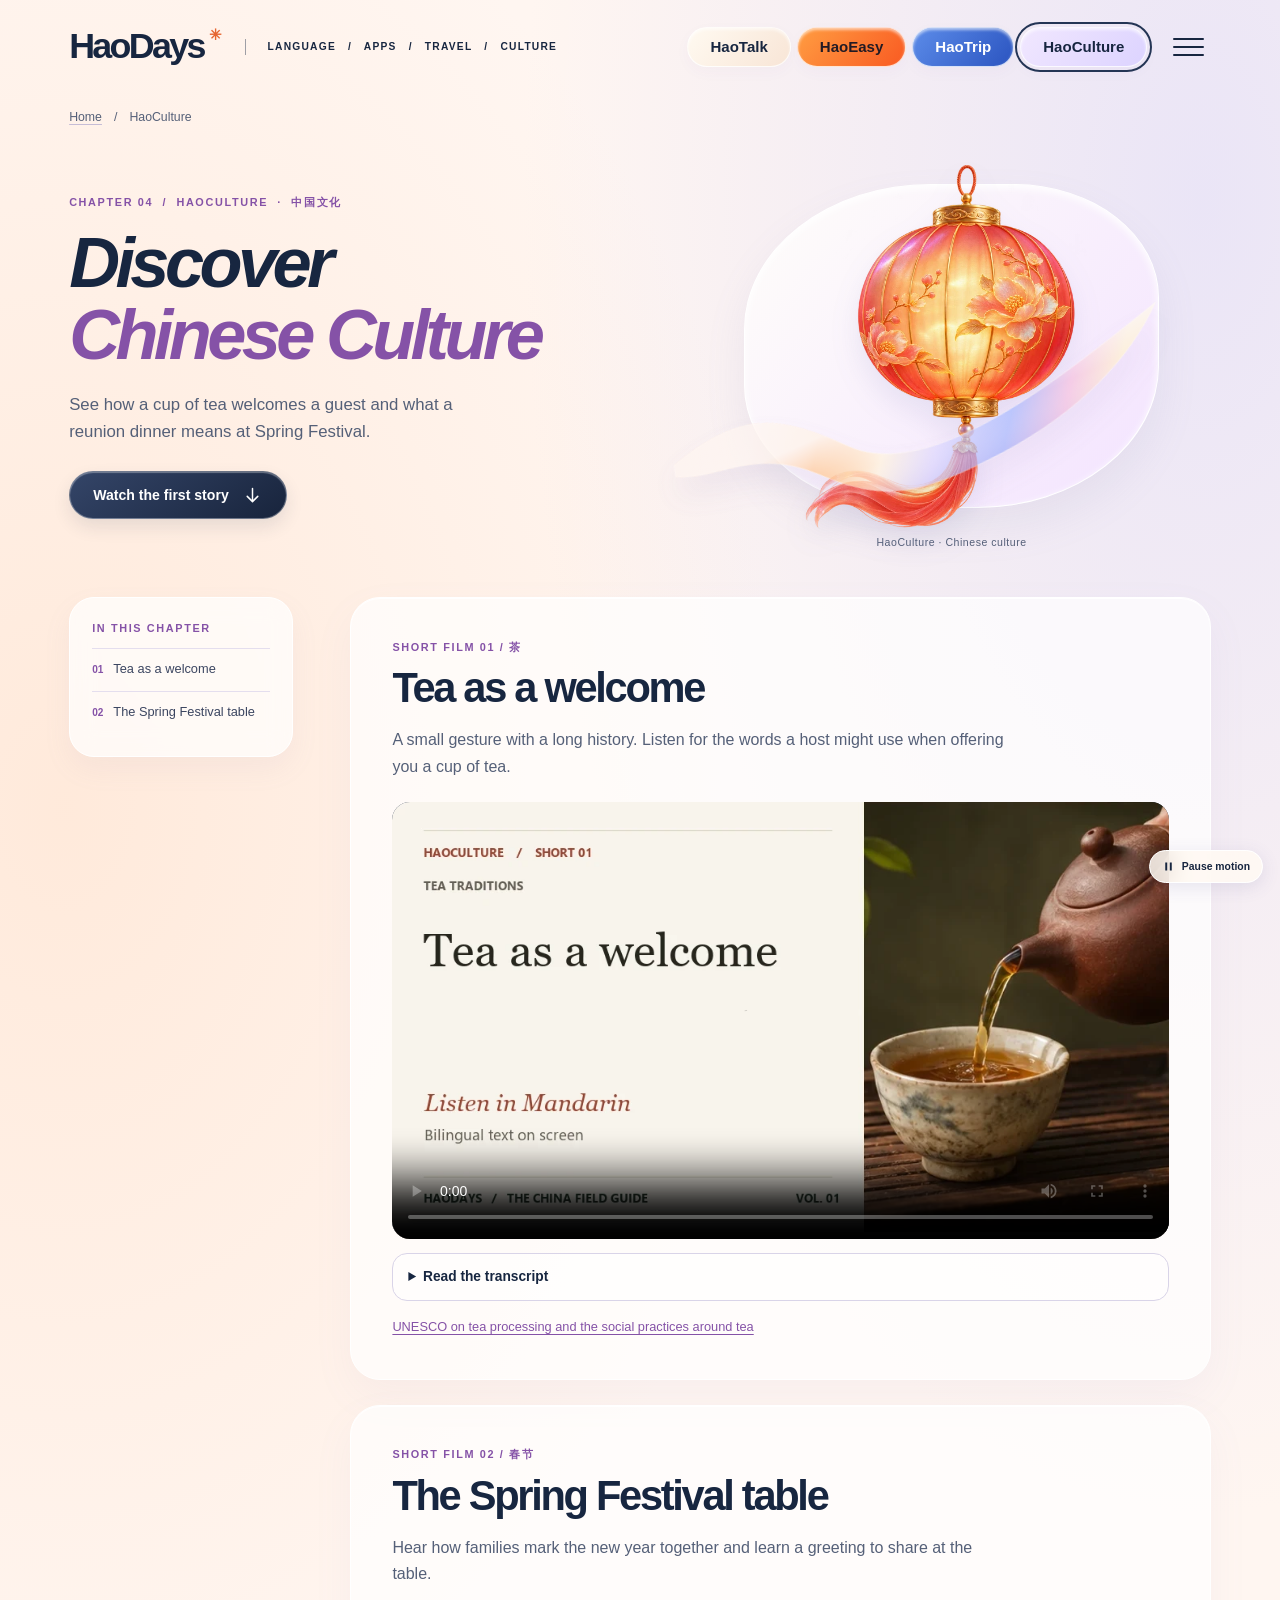
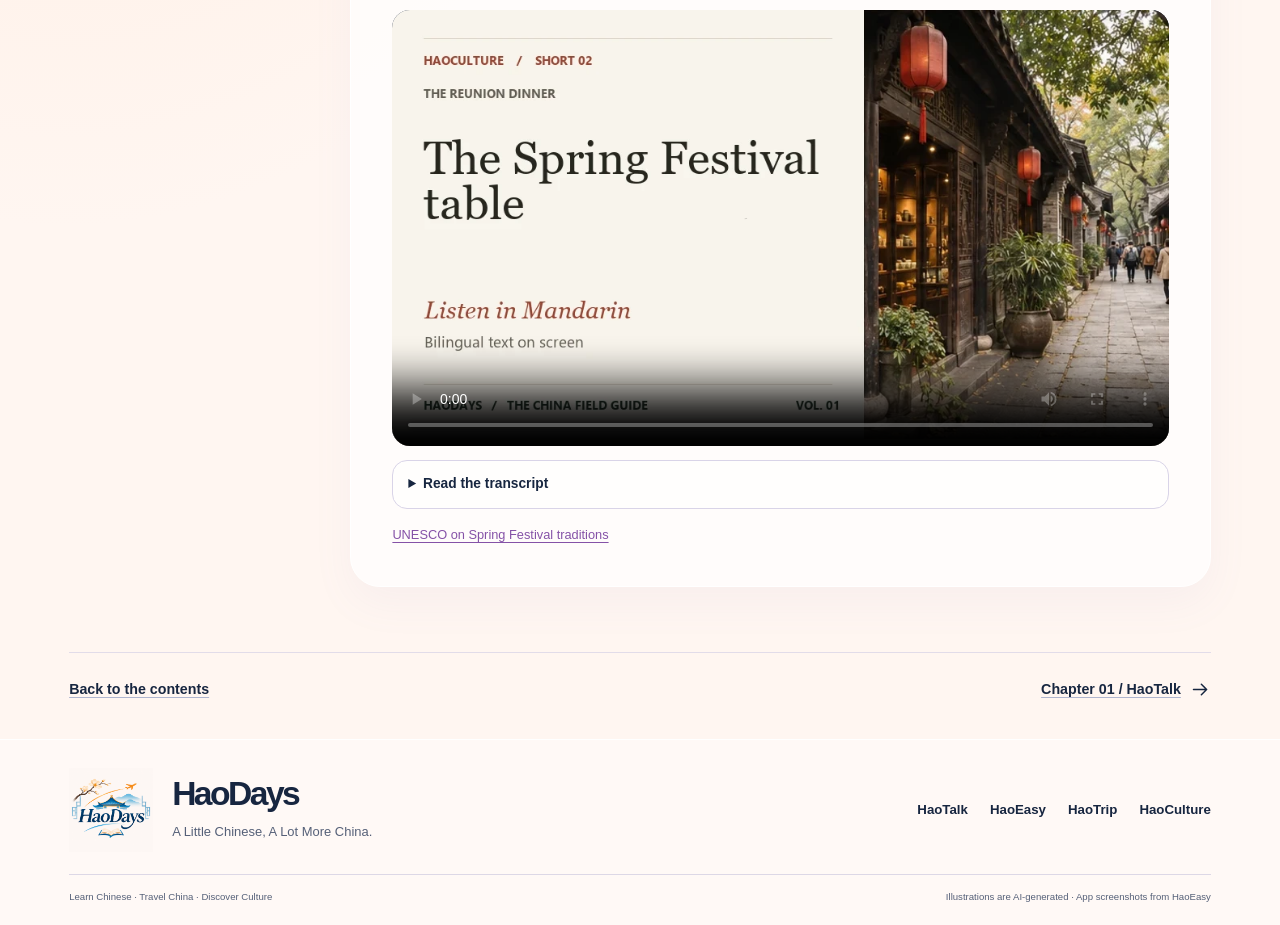
<file: haoculture.html>
<!doctype html>
<html lang="en">
<head>
  <meta charset="utf-8">
  <meta name="viewport" content="width=device-width, initial-scale=1">
  <meta name="description" content="See how a cup of tea welcomes a guest and what a reunion dinner means at Spring Festival.">
  <meta name="theme-color" content="#fff5f0">
  <title>HaoCulture — Discover Chinese Culture | HaoDays</title>
  <link rel="icon" type="image/png" href="assets/haodays-logo.png">
  <link rel="stylesheet" href="styles.css?v=silk-1">
  <script src="script.js?v=silk-1" defer></script>
</head>
<body data-page="culture">
  <a class="skip-link" href="#main">Skip to content</a>
  <header class="site-header">
    <div class="masthead wrap">
      <a class="brand" href="index.html" aria-label="HaoDays home">HaoDays<span class="brand-spark" aria-hidden="true">✳</span></a>
      <span class="brand-label">Language <i>/</i> Apps <i>/</i> Travel <i>/</i> Culture</span>
      <nav class="site-nav" aria-label="Main navigation"><a class="nav-talk" href="haotalk.html">HaoTalk</a>
<a class="nav-easy" href="haoeasy.html">HaoEasy</a>
<a class="nav-trip" href="haotrip.html">HaoTrip</a>
<a class="nav-culture" href="haoculture.html" aria-current="page">HaoCulture</a></nav>
      <button class="nav-toggle" type="button" aria-label="Open menu" aria-controls="site-menu" aria-expanded="false"><span></span><span></span><span></span></button>
    </div>
  </header>
  <dialog class="menu-dialog" id="site-menu" aria-labelledby="menu-title">
    <button class="dialog-close" type="button" data-close-dialog aria-label="Close menu">×</button>
    <p class="eyebrow">Your next Hao day</p><h2 id="menu-title">Where shall we go?</h2>
    <nav aria-label="All pages"><a href="index.html"><span>00</span>Home</a><a href="haotalk.html"><span>01</span>HaoTalk <svg class="arrow" viewBox="0 0 24 24" fill="none" stroke="currentColor" stroke-width="1.8" stroke-linecap="round" stroke-linejoin="round" aria-hidden="true"><path d="M4 12h15m-6-6 6 6-6 6"/></svg></a>
<a href="haoeasy.html"><span>02</span>HaoEasy <svg class="arrow" viewBox="0 0 24 24" fill="none" stroke="currentColor" stroke-width="1.8" stroke-linecap="round" stroke-linejoin="round" aria-hidden="true"><path d="M4 12h15m-6-6 6 6-6 6"/></svg></a>
<a href="haotrip.html"><span>03</span>HaoTrip <svg class="arrow" viewBox="0 0 24 24" fill="none" stroke="currentColor" stroke-width="1.8" stroke-linecap="round" stroke-linejoin="round" aria-hidden="true"><path d="M4 12h15m-6-6 6 6-6 6"/></svg></a>
<a href="haoculture.html"><span>04</span>HaoCulture <svg class="arrow" viewBox="0 0 24 24" fill="none" stroke="currentColor" stroke-width="1.8" stroke-linecap="round" stroke-linejoin="round" aria-hidden="true"><path d="M4 12h15m-6-6 6 6-6 6"/></svg></a></nav>
    <p class="menu-tagline">A Little Chinese, A Lot More China.</p>
  </dialog>
  <main id="main" tabindex="-1">
    <div class="wrap">
      <nav class="breadcrumb" aria-label="Breadcrumb"><a href="index.html">Home</a><span aria-hidden="true">/</span><span aria-current="page">HaoCulture</span></nav>
      <section class="chapter-cover" aria-labelledby="chapter-title">
        <div>
          <p class="eyebrow kicker">Chapter 04 &nbsp;/&nbsp; HaoCulture &nbsp;·&nbsp; <span lang="zh-Hans">中国文化</span></p>
          <h1 class="chapter-title" id="chapter-title">Discover <em>Chinese Culture</em></h1>
          <p class="cover-deck">See how a cup of tea welcomes a guest and what a reunion dinner means at Spring Festival.</p>
          <a class="button button-primary" href="#tea">Watch the first story <svg class="arrow" viewBox="0 0 24 24" fill="none" stroke="currentColor" stroke-width="1.7" stroke-linecap="round" stroke-linejoin="round" aria-hidden="true"><path d="M12 4v15m-6-6 6 6 6-6"/></svg></a>
        </div>
        <figure class="chapter-visual">
          <div class="chapter-art"><svg class="silk silk-front" viewBox="-90 0 1350 700" fill="none" aria-hidden="true" focusable="false">
      <defs>
        <linearGradient id="chapter-culture-silk" x1="170" y1="280" x2="1010" y2="590" gradientUnits="userSpaceOnUse">
          <stop stop-color="#ffc5a6"/><stop offset=".19" stop-color="#ffb066"/><stop offset=".38" stop-color="#fff3dc"/>
          <stop offset=".53" stop-color="#ded8ff"/><stop offset=".72" stop-color="#a8baff"/><stop offset=".87" stop-color="#f6c2df"/><stop offset="1" stop-color="#fff2cf"/>
        </linearGradient>
        <linearGradient id="chapter-culture-shine" x1="590" y1="350" x2="660" y2="600" gradientUnits="userSpaceOnUse">
          <stop stop-color="white" stop-opacity=".84"/><stop offset=".48" stop-color="white" stop-opacity="0"/><stop offset="1" stop-color="#6455c8" stop-opacity=".2"/>
        </linearGradient>
      </defs>
      <g>
        <path d="M -90 450 C 100 330 195 365 365 470 C 560 590 910 380 1210 210 C 1125 345 970 458 765 535 C 530 625 440 620 280 525 C 120 430 20 505 -90 480 Z" fill="url(#chapter-culture-silk)" stroke="#fff9f3" stroke-opacity=".9" stroke-width="1.4">
          <animate begin="indefinite" attributeName="d" dur="10s" values="M -90 450 C 100 330 195 365 365 470 C 560 590 910 380 1210 210 C 1125 345 970 458 765 535 C 530 625 440 620 280 525 C 120 430 20 505 -90 480 Z;M -90 472 C 110 370 195 330 370 445 C 570 580 920 410 1210 190 C 1125 340 970 492 765 555 C 530 600 440 645 280 550 C 120 458 20 520 -90 502 Z;M -90 450 C 100 330 195 365 365 470 C 560 590 910 380 1210 210 C 1125 345 970 458 765 535 C 530 625 440 620 280 525 C 120 430 20 505 -90 480 Z" keyTimes="0;.5;1" calcMode="spline" keySplines=".45 0 .55 1;.45 0 .55 1" repeatCount="indefinite"/>
        </path>
        <path d="M -90 450 C 100 330 195 365 365 470 C 560 590 910 380 1210 210 C 1125 345 970 458 765 535 C 530 625 440 620 280 525 C 120 430 20 505 -90 480 Z" fill="url(#chapter-culture-shine)" stroke="white" stroke-opacity=".35" stroke-width=".8">
          <animate begin="indefinite" attributeName="d" dur="10s" values="M -90 450 C 100 330 195 365 365 470 C 560 590 910 380 1210 210 C 1125 345 970 458 765 535 C 530 625 440 620 280 525 C 120 430 20 505 -90 480 Z;M -90 472 C 110 370 195 330 370 445 C 570 580 920 410 1210 190 C 1125 340 970 492 765 555 C 530 600 440 645 280 550 C 120 458 20 520 -90 502 Z;M -90 450 C 100 330 195 365 365 470 C 560 590 910 380 1210 210 C 1125 345 970 458 765 535 C 530 625 440 620 280 525 C 120 430 20 505 -90 480 Z" keyTimes="0;.5;1" calcMode="spline" keySplines=".45 0 .55 1;.45 0 .55 1" repeatCount="indefinite"/>
        </path>
      </g>
    </svg><img src="assets/design/culture.webp" alt="" width="512" height="512" fetchpriority="high"></div>
          <figcaption class="image-caption">HaoCulture · Chinese culture</figcaption>
        </figure>
      </section>
      <div class="reading-layout">
        <nav class="chapter-index" aria-label="In this chapter">
          <p class="eyebrow">In this chapter</p>
          <ol>
          <li><a href="#tea"><span aria-hidden="true">01</span>Tea as a welcome</a></li>
          <li><a href="#spring-festival"><span aria-hidden="true">02</span>The Spring Festival table</a></li>
          </ol>
        </nav>
        <div class="reading-flow">
      <section class="story reveal" id="tea" aria-labelledby="tea-title">
        <p class="eyebrow">Short film 01 / 茶</p>
        <h2 id="tea-title">Tea as a welcome</h2>
        <p>A small gesture with a long history. Listen for the words a host might use when offering you a cup of tea.</p>
        <video class="video-player" src="assets/tea.mp4" poster="assets/tea-poster.webp" controls playsinline preload="metadata" aria-label="Tea as a welcome">
          Your browser cannot play this video. <a href="assets/tea.mp4">Open the video file</a>.
        </video>
        <details class="transcript">
          <summary>Read the transcript</summary>
          <ul>
            <li><span lang="zh-Hans">客人来了，先倒杯茶。</span> · When a guest arrives, a cup of tea can be a welcome.</li>
            <li><span lang="zh-Hans">在茶馆里，喝茶也是聊天的好机会。</span> · At a teahouse, sharing tea is a chance to talk.</li>
            <li><span lang="zh-Hans">请喝茶。</span> · Please have some tea.</li>
          </ul>
        </details>
        <p class="source"><a href="https://ich.unesco.org/en/RL/traditional-tea-processing-techniques-and-associated-social-practices-in-china-01884">UNESCO on tea processing and the social practices around tea</a></p>
      </section>
      <section class="story reveal" id="spring-festival" aria-labelledby="spring-festival-title">
        <p class="eyebrow">Short film 02 / 春节</p>
        <h2 id="spring-festival-title">The Spring Festival table</h2>
        <p>Hear how families mark the new year together and learn a greeting to share at the table.</p>
        <video class="video-player" src="assets/spring-festival.mp4" poster="assets/spring-festival-poster.webp" controls playsinline preload="metadata" aria-label="The Spring Festival table">
          Your browser cannot play this video. <a href="assets/spring-festival.mp4">Open the video file</a>.
        </video>
        <details class="transcript">
          <summary>Read the transcript</summary>
          <ul>
            <li><span lang="zh-Hans">春节，家人常常聚在一起。</span> · At Spring Festival, families often get together.</li>
            <li><span lang="zh-Hans">除夕夜，一家人一起吃年夜饭。</span> · On New Year’s Eve, families gather for a reunion dinner.</li>
            <li><span lang="zh-Hans">见面时，可以说：新年快乐！</span> · When you greet someone, you can say “Happy New Year!”</li>
          </ul>
        </details>
        <p class="source"><a href="https://ich.unesco.org/en/RL/spring-festival-social-practices-of-the-chinese-people-in-celebration-of-traditional-new-year-02126">UNESCO on Spring Festival traditions</a></p>
      </section>
        </div>
      </div>
      <div class="chapter-next">
        <a class="text-link" href="index.html#contents">Back to the contents</a>
        <a class="text-link" href="haotalk.html">Chapter 01 / HaoTalk <svg class="arrow" viewBox="0 0 24 24" fill="none" stroke="currentColor" stroke-width="1.7" stroke-linecap="round" stroke-linejoin="round" aria-hidden="true"><path d="M4 12h15m-6-6 6 6-6 6"/></svg></a>
      </div>
    </div>
  </main>
  <footer class="site-footer">
    <div class="wrap">
      <div class="footer-main">
        <div class="footer-identity">
          <img src="assets/haodays-logo.png" alt="" width="94" height="94" loading="lazy">
          <div><a class="footer-brand" href="index.html">HaoDays</a><p>A Little Chinese, A Lot More China.</p></div>
        </div>
        <nav class="footer-nav" aria-label="Footer navigation"><a href="haotalk.html">HaoTalk</a>
<a href="haoeasy.html">HaoEasy</a>
<a href="haotrip.html">HaoTrip</a>
<a href="haoculture.html">HaoCulture</a></nav>
      </div>
      <div class="footer-meta"><span>Learn Chinese · Travel China · Discover Culture</span><span>Illustrations are AI-generated · App screenshots from HaoEasy</span></div>
    </div>
  </footer>
  <button type="button" class="motion-toggle" aria-pressed="false">
    <svg class="pause-icon" viewBox="0 0 20 20" fill="currentColor" aria-hidden="true"><path d="M5 4h3v12H5zm7 0h3v12h-3z"/></svg>
    <svg class="play-icon" viewBox="0 0 20 20" fill="currentColor" aria-hidden="true"><path d="m6 3 11 7-11 7z"/></svg>
    <span>Pause motion</span>
  </button>
</body>
</html>
</file>
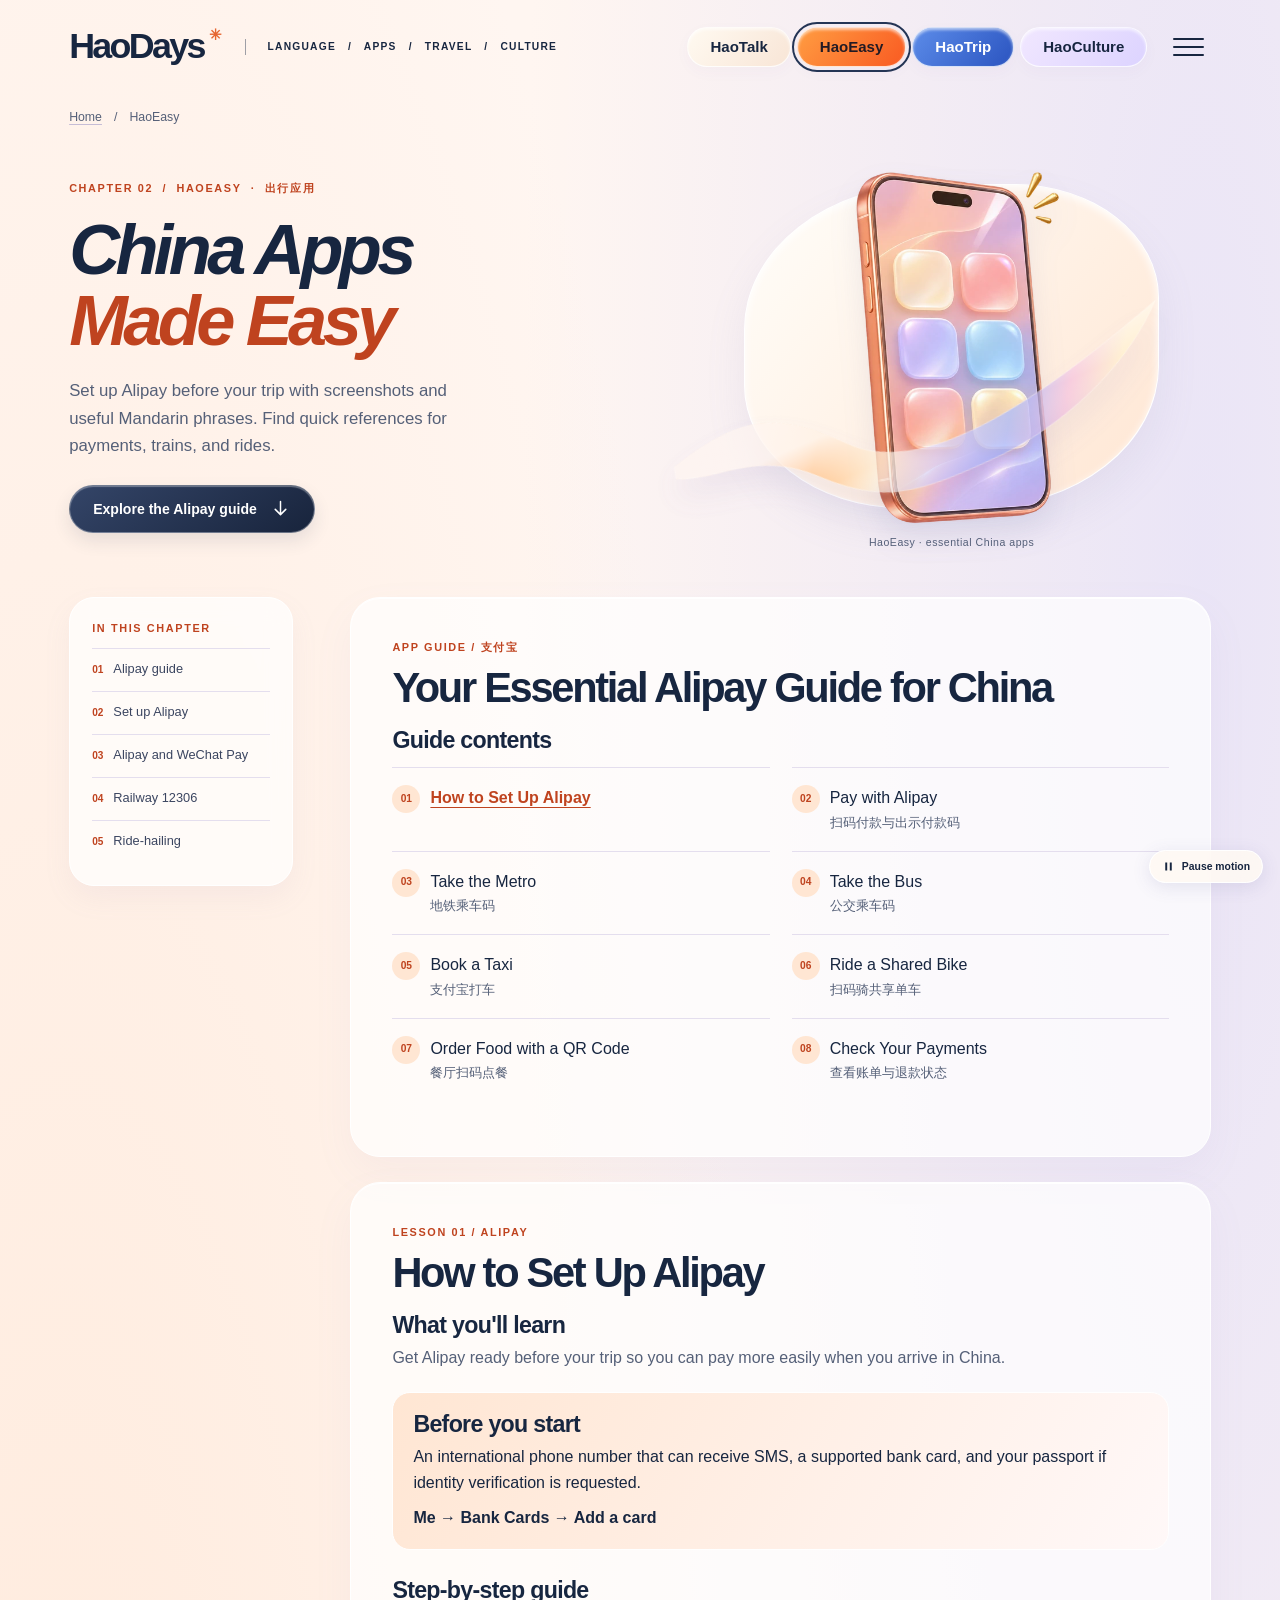
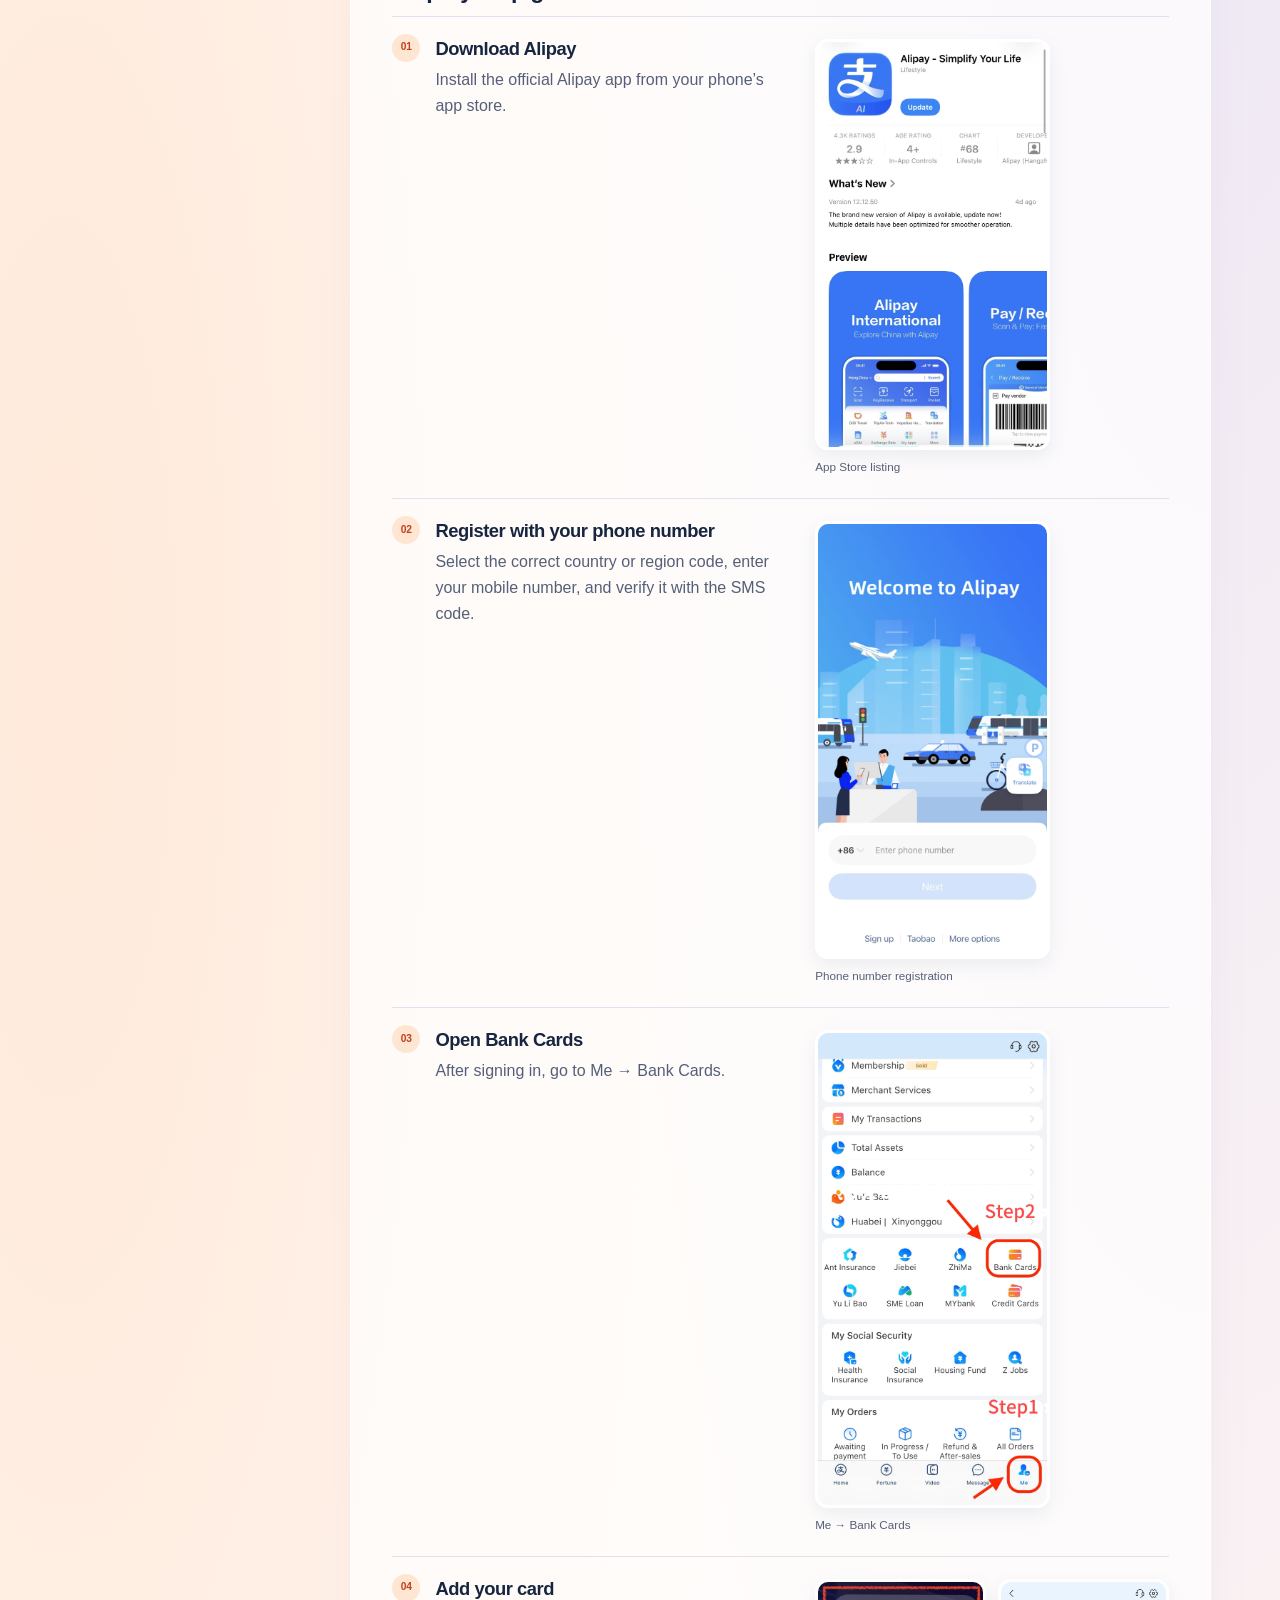
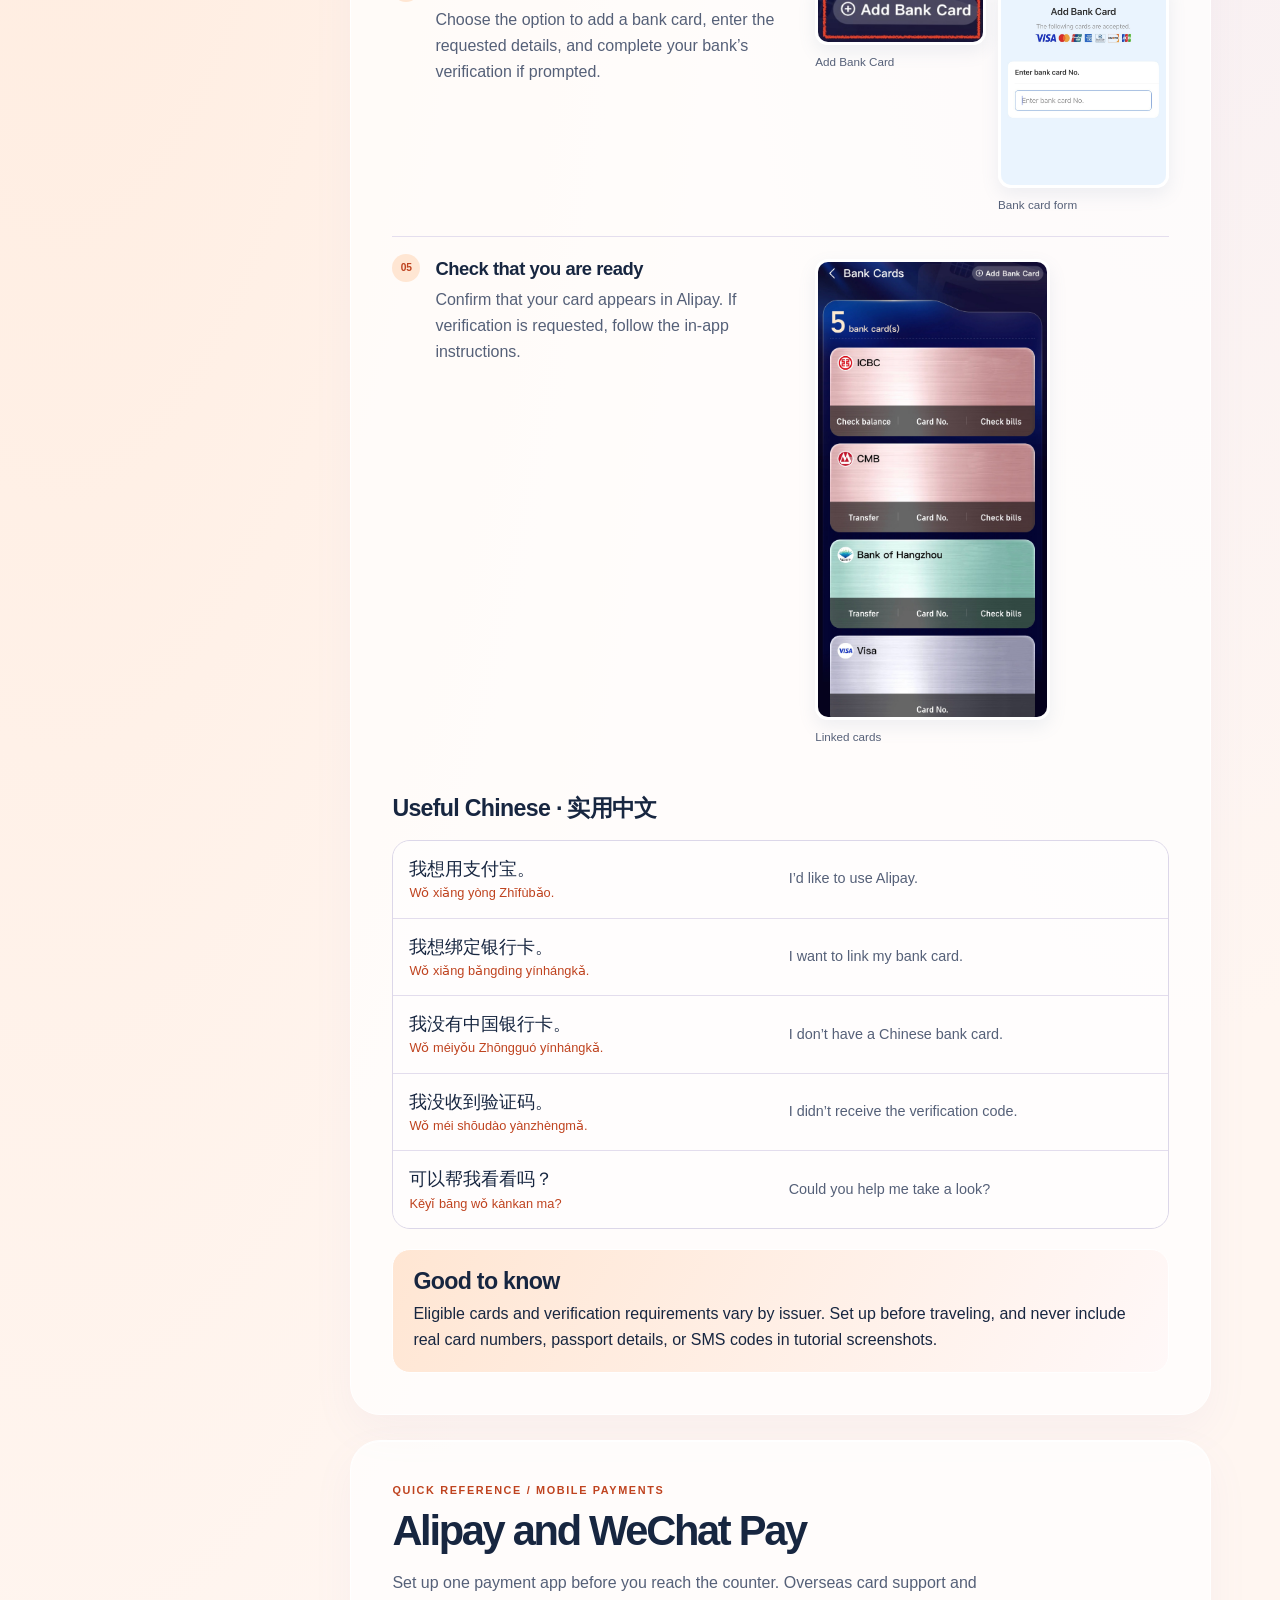
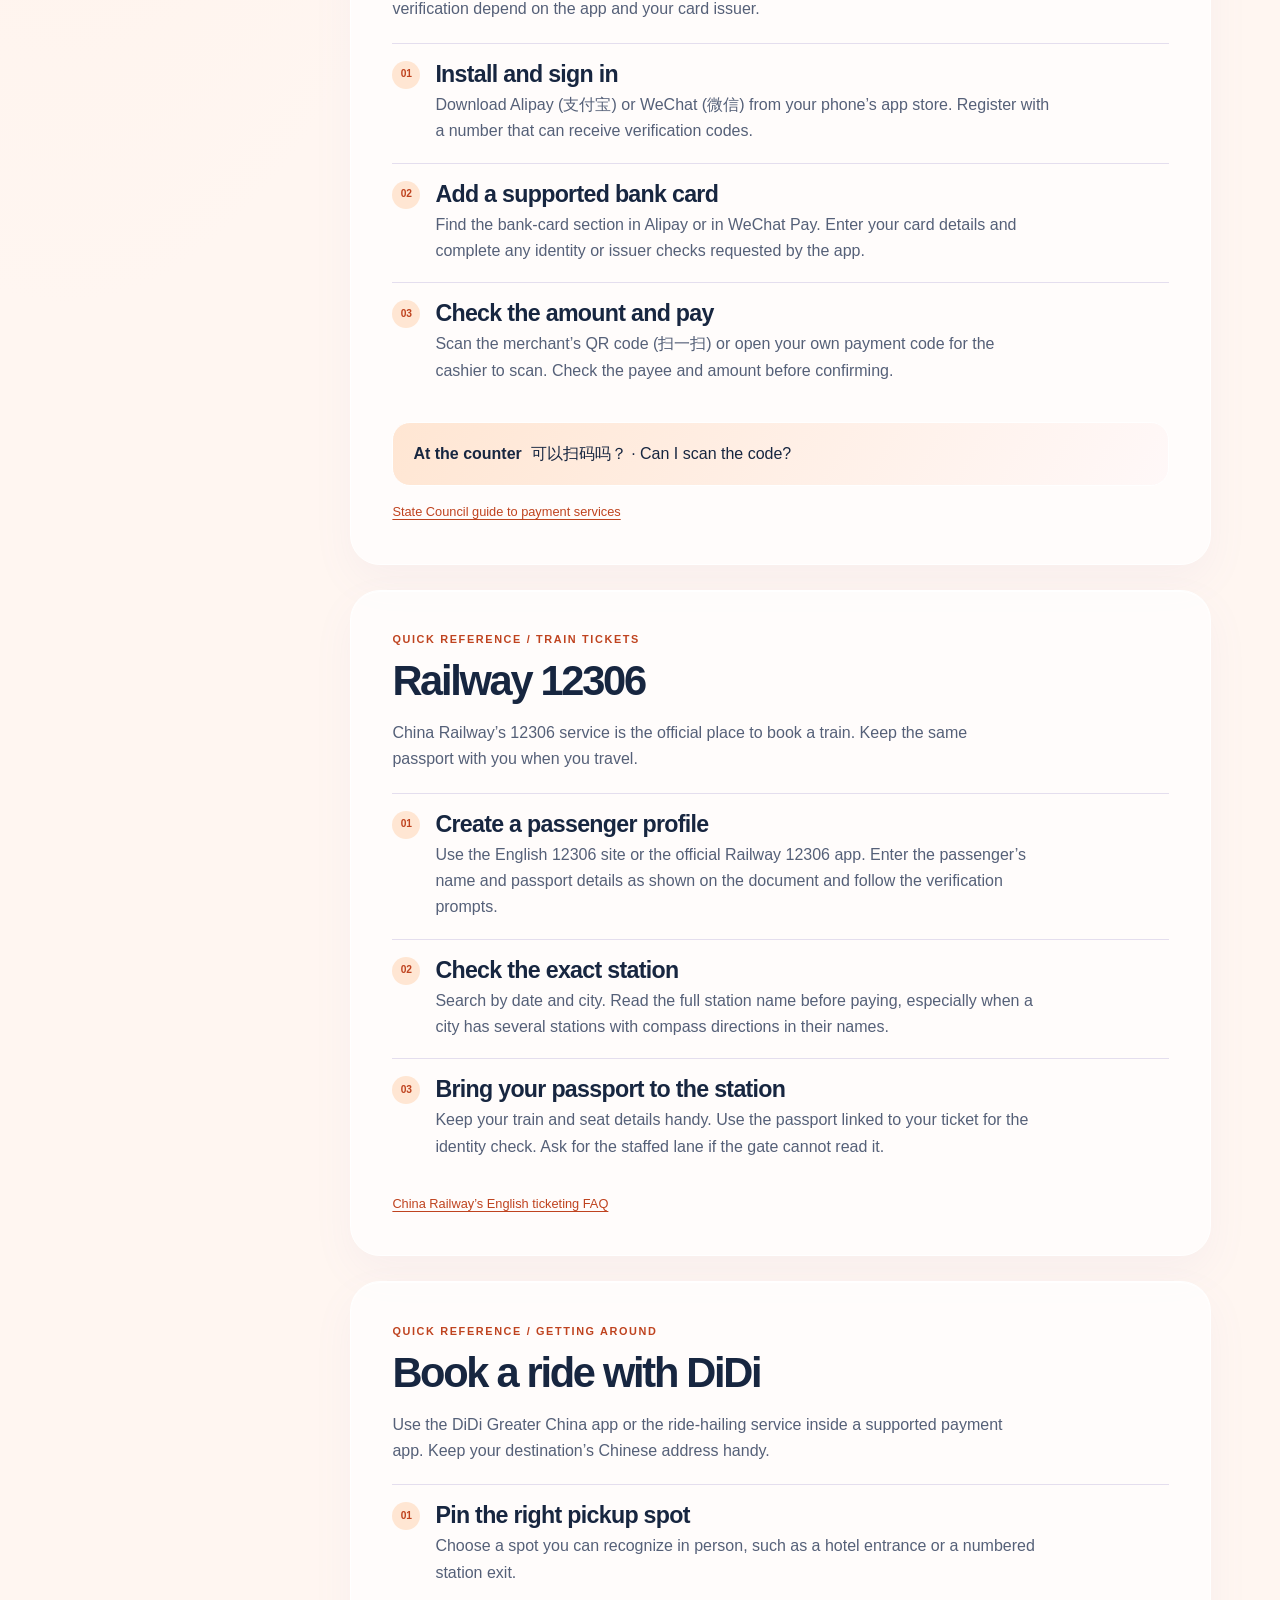
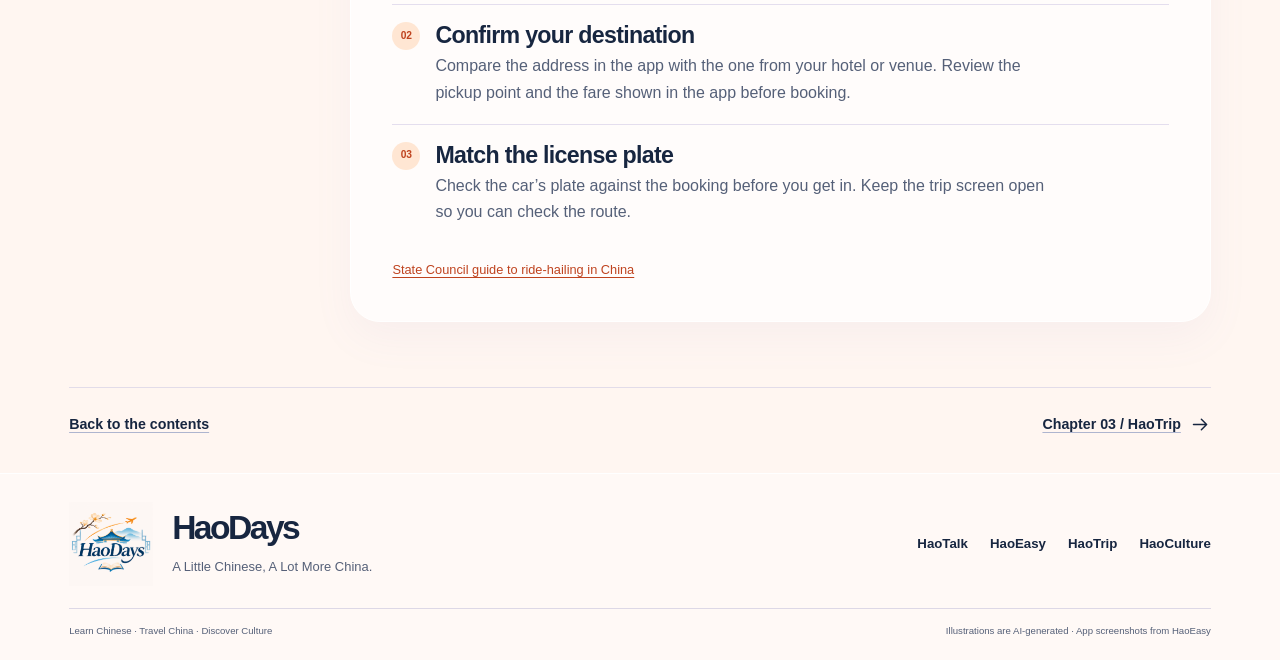
<file: haoeasy.html>
<!doctype html>
<html lang="en">
<head>
  <meta charset="utf-8">
  <meta name="viewport" content="width=device-width, initial-scale=1">
  <meta name="description" content="Set up Alipay before your trip with screenshots and useful Mandarin phrases. Find quick guides to payments, trains, and rides in China.">
  <meta name="theme-color" content="#fff5f0">
  <title>HaoEasy — China Apps Made Easy | HaoDays</title>
  <link rel="icon" type="image/png" href="assets/haodays-logo.png">
  <link rel="stylesheet" href="styles.css?v=silk-1">
  <script src="script.js?v=silk-1" defer></script>
</head>
<body data-page="easy">
  <a class="skip-link" href="#main">Skip to content</a>
  <header class="site-header">
    <div class="masthead wrap">
      <a class="brand" href="index.html" aria-label="HaoDays home">HaoDays<span class="brand-spark" aria-hidden="true">✳</span></a>
      <span class="brand-label">Language <i>/</i> Apps <i>/</i> Travel <i>/</i> Culture</span>
      <nav class="site-nav" aria-label="Main navigation"><a class="nav-talk" href="haotalk.html">HaoTalk</a>
<a class="nav-easy" href="haoeasy.html" aria-current="page">HaoEasy</a>
<a class="nav-trip" href="haotrip.html">HaoTrip</a>
<a class="nav-culture" href="haoculture.html">HaoCulture</a></nav>
      <button class="nav-toggle" type="button" aria-label="Open menu" aria-controls="site-menu" aria-expanded="false"><span></span><span></span><span></span></button>
    </div>
  </header>
  <dialog class="menu-dialog" id="site-menu" aria-labelledby="menu-title">
    <button class="dialog-close" type="button" data-close-dialog aria-label="Close menu">×</button>
    <p class="eyebrow">Your next Hao day</p><h2 id="menu-title">Where shall we go?</h2>
    <nav aria-label="All pages"><a href="index.html"><span>00</span>Home</a><a href="haotalk.html"><span>01</span>HaoTalk <svg class="arrow" viewBox="0 0 24 24" fill="none" stroke="currentColor" stroke-width="1.8" stroke-linecap="round" stroke-linejoin="round" aria-hidden="true"><path d="M4 12h15m-6-6 6 6-6 6"/></svg></a>
<a href="haoeasy.html"><span>02</span>HaoEasy <svg class="arrow" viewBox="0 0 24 24" fill="none" stroke="currentColor" stroke-width="1.8" stroke-linecap="round" stroke-linejoin="round" aria-hidden="true"><path d="M4 12h15m-6-6 6 6-6 6"/></svg></a>
<a href="haotrip.html"><span>03</span>HaoTrip <svg class="arrow" viewBox="0 0 24 24" fill="none" stroke="currentColor" stroke-width="1.8" stroke-linecap="round" stroke-linejoin="round" aria-hidden="true"><path d="M4 12h15m-6-6 6 6-6 6"/></svg></a>
<a href="haoculture.html"><span>04</span>HaoCulture <svg class="arrow" viewBox="0 0 24 24" fill="none" stroke="currentColor" stroke-width="1.8" stroke-linecap="round" stroke-linejoin="round" aria-hidden="true"><path d="M4 12h15m-6-6 6 6-6 6"/></svg></a></nav>
    <p class="menu-tagline">A Little Chinese, A Lot More China.</p>
  </dialog>
  <main id="main" tabindex="-1">
    <div class="wrap">
      <nav class="breadcrumb" aria-label="Breadcrumb"><a href="index.html">Home</a><span aria-hidden="true">/</span><span aria-current="page">HaoEasy</span></nav>
      <section class="chapter-cover" aria-labelledby="chapter-title">
        <div>
          <p class="eyebrow kicker">Chapter 02 &nbsp;/&nbsp; HaoEasy &nbsp;·&nbsp; <span lang="zh-Hans">出行应用</span></p>
          <h1 class="chapter-title" id="chapter-title">China Apps <em>Made Easy</em></h1>
          <p class="cover-deck">Set up Alipay before your trip with screenshots and useful Mandarin phrases. Find quick references for payments, trains, and rides.</p>
          <a class="button button-primary" href="#alipay">Explore the Alipay guide <svg class="arrow" viewBox="0 0 24 24" fill="none" stroke="currentColor" stroke-width="1.7" stroke-linecap="round" stroke-linejoin="round" aria-hidden="true"><path d="M12 4v15m-6-6 6 6 6-6"/></svg></a>
        </div>
        <figure class="chapter-visual">
          <div class="chapter-art"><svg class="silk silk-front" viewBox="-90 0 1350 700" fill="none" aria-hidden="true" focusable="false">
      <defs>
        <linearGradient id="chapter-easy-silk" x1="170" y1="280" x2="1010" y2="590" gradientUnits="userSpaceOnUse">
          <stop stop-color="#ffc5a6"/><stop offset=".19" stop-color="#ffb066"/><stop offset=".38" stop-color="#fff3dc"/>
          <stop offset=".53" stop-color="#ded8ff"/><stop offset=".72" stop-color="#a8baff"/><stop offset=".87" stop-color="#f6c2df"/><stop offset="1" stop-color="#fff2cf"/>
        </linearGradient>
        <linearGradient id="chapter-easy-shine" x1="590" y1="350" x2="660" y2="600" gradientUnits="userSpaceOnUse">
          <stop stop-color="white" stop-opacity=".84"/><stop offset=".48" stop-color="white" stop-opacity="0"/><stop offset="1" stop-color="#6455c8" stop-opacity=".2"/>
        </linearGradient>
      </defs>
      <g>
        <path d="M -90 450 C 100 330 195 365 365 470 C 560 590 910 380 1210 210 C 1125 345 970 458 765 535 C 530 625 440 620 280 525 C 120 430 20 505 -90 480 Z" fill="url(#chapter-easy-silk)" stroke="#fff9f3" stroke-opacity=".9" stroke-width="1.4">
          <animate begin="indefinite" attributeName="d" dur="10s" values="M -90 450 C 100 330 195 365 365 470 C 560 590 910 380 1210 210 C 1125 345 970 458 765 535 C 530 625 440 620 280 525 C 120 430 20 505 -90 480 Z;M -90 472 C 110 370 195 330 370 445 C 570 580 920 410 1210 190 C 1125 340 970 492 765 555 C 530 600 440 645 280 550 C 120 458 20 520 -90 502 Z;M -90 450 C 100 330 195 365 365 470 C 560 590 910 380 1210 210 C 1125 345 970 458 765 535 C 530 625 440 620 280 525 C 120 430 20 505 -90 480 Z" keyTimes="0;.5;1" calcMode="spline" keySplines=".45 0 .55 1;.45 0 .55 1" repeatCount="indefinite"/>
        </path>
        <path d="M -90 450 C 100 330 195 365 365 470 C 560 590 910 380 1210 210 C 1125 345 970 458 765 535 C 530 625 440 620 280 525 C 120 430 20 505 -90 480 Z" fill="url(#chapter-easy-shine)" stroke="white" stroke-opacity=".35" stroke-width=".8">
          <animate begin="indefinite" attributeName="d" dur="10s" values="M -90 450 C 100 330 195 365 365 470 C 560 590 910 380 1210 210 C 1125 345 970 458 765 535 C 530 625 440 620 280 525 C 120 430 20 505 -90 480 Z;M -90 472 C 110 370 195 330 370 445 C 570 580 920 410 1210 190 C 1125 340 970 492 765 555 C 530 600 440 645 280 550 C 120 458 20 520 -90 502 Z;M -90 450 C 100 330 195 365 365 470 C 560 590 910 380 1210 210 C 1125 345 970 458 765 535 C 530 625 440 620 280 525 C 120 430 20 505 -90 480 Z" keyTimes="0;.5;1" calcMode="spline" keySplines=".45 0 .55 1;.45 0 .55 1" repeatCount="indefinite"/>
        </path>
      </g>
    </svg><img src="assets/design/easy.webp" alt="" width="512" height="512" fetchpriority="high"></div>
          <figcaption class="image-caption">HaoEasy · essential China apps</figcaption>
        </figure>
      </section>
      <div class="reading-layout">
        <nav class="chapter-index" aria-label="In this chapter">
          <p class="eyebrow">In this chapter</p>
          <ol>
          <li><a href="#alipay"><span aria-hidden="true">01</span>Alipay guide</a></li>
          <li><a href="#alipay-setup"><span aria-hidden="true">02</span>Set up Alipay</a></li>
          <li><a href="#pay"><span aria-hidden="true">03</span>Alipay and WeChat Pay</a></li>
          <li><a href="#rail"><span aria-hidden="true">04</span>Railway 12306</a></li>
          <li><a href="#rides"><span aria-hidden="true">05</span>Ride-hailing</a></li>
          </ol>
        </nav>
        <div class="reading-flow">
      <section class="story reveal" id="alipay" aria-labelledby="alipay-title">
        <p class="eyebrow">App guide / <span lang="zh-Hans">支付宝</span></p>
        <h2 id="alipay-title">Your Essential Alipay Guide for China</h2>
        <h3>Guide contents</h3>
        <ol class="steps alipay-topics" role="list">
          <li><a href="#alipay-setup">How to Set Up Alipay</a></li>
          <li>Pay with Alipay <span lang="zh-Hans">扫码付款与出示付款码</span></li>
          <li>Take the Metro <span lang="zh-Hans">地铁乘车码</span></li>
          <li>Take the Bus <span lang="zh-Hans">公交乘车码</span></li>
          <li>Book a Taxi <span lang="zh-Hans">支付宝打车</span></li>
          <li>Ride a Shared Bike <span lang="zh-Hans">扫码骑共享单车</span></li>
          <li>Order Food with a QR Code <span lang="zh-Hans">餐厅扫码点餐</span></li>
          <li>Check Your Payments <span lang="zh-Hans">查看账单与退款状态</span></li>
        </ol>
      </section>
      <section class="story alipay-setup reveal" id="alipay-setup" aria-labelledby="alipay-setup-title">
        <p class="eyebrow">Lesson 01 / Alipay</p>
        <h2 id="alipay-setup-title">How to Set Up Alipay</h2>
        <h3>What you'll learn</h3>
        <p>Get Alipay ready before your trip so you can pay more easily when you arrive in China.</p>
        <div class="note-box alipay-note">
          <h3>Before you start</h3>
          <p>An international phone number that can receive SMS, a supported bank card, and your passport if identity verification is requested.</p>
          <p><strong>Me → Bank Cards → Add a card</strong></p>
        </div>

        <h3 class="alipay-subheading">Step-by-step guide</h3>
        <ol class="steps alipay-steps" role="list">
          <li>
            <div>
              <h4>Download Alipay</h4>
              <p>Install the official Alipay app from your phone’s app store.</p>
            </div>
            <div class="alipay-screenshots">
              <figure>
                <a href="assets/haoeasy/01-download-alipay.jpg" target="_blank" rel="noopener" aria-label="View the Alipay App Store listing screenshot in a new tab">
                  <img src="assets/haoeasy/01-download-alipay.jpg" alt="Official Alipay listing in the Apple App Store" width="1284" height="2270" loading="lazy" decoding="async">
                </a>
                <figcaption>App Store listing</figcaption>
              </figure>
            </div>
          </li>
          <li>
            <div>
              <h4>Register with your phone number</h4>
              <p>Select the correct country or region code, enter your mobile number, and verify it with the SMS code.</p>
            </div>
            <div class="alipay-screenshots">
              <figure>
                <a href="assets/haoeasy/02-register.jpg" target="_blank" rel="noopener" aria-label="View the phone registration screenshot in a new tab">
                  <img src="assets/haoeasy/02-register.jpg" alt="Alipay welcome screen with a country code selector and an empty phone number field" width="1284" height="2423" loading="lazy" decoding="async">
                </a>
                <figcaption>Phone number registration</figcaption>
              </figure>
            </div>
          </li>
          <li>
            <div>
              <h4>Open Bank Cards</h4>
              <p>After signing in, go to Me → Bank Cards.</p>
            </div>
            <div class="alipay-screenshots">
              <figure>
                <a href="assets/haoeasy/03-bank-cards.jpg" target="_blank" rel="noopener" aria-label="View the Me and Bank Cards screenshot in a new tab">
                  <img src="assets/haoeasy/03-bank-cards.jpg" alt="Alipay’s Me tab and Bank Cards shortcut marked with red arrows" width="1284" height="2642" loading="lazy" decoding="async">
                </a>
                <figcaption>Me → Bank Cards</figcaption>
              </figure>
            </div>
          </li>
          <li>
            <div>
              <h4>Add your card</h4>
              <p>Choose the option to add a bank card, enter the requested details, and complete your bank’s verification if prompted.</p>
            </div>
            <div class="alipay-screenshots alipay-screenshots-pair">
              <figure>
                <a href="assets/haoeasy/04-add-card.jpg" target="_blank" rel="noopener" aria-label="View the Add Bank Card button screenshot in a new tab">
                  <img src="assets/haoeasy/04-add-card.jpg" alt="Alipay’s Add Bank Card button outlined in red" width="452" height="166" loading="lazy" decoding="async">
                </a>
                <figcaption>Add Bank Card</figcaption>
              </figure>
              <figure>
                <a href="assets/haoeasy/04-card-details.jpg" target="_blank" rel="noopener" aria-label="View the bank card form screenshot in a new tab">
                  <img src="assets/haoeasy/04-card-details.jpg" alt="Add Bank Card form showing accepted card networks and an empty card number field" width="1284" height="1580" loading="lazy" decoding="async">
                </a>
                <figcaption>Bank card form</figcaption>
              </figure>
            </div>
          </li>
          <li>
            <div>
              <h4>Check that you are ready</h4>
              <p>Confirm that your card appears in Alipay. If verification is requested, follow the in-app instructions.</p>
            </div>
            <div class="alipay-screenshots">
              <figure>
                <a href="assets/haoeasy/05-check-card.jpg" target="_blank" rel="noopener" aria-label="View the linked cards screenshot in a new tab">
                  <img src="assets/haoeasy/05-check-card.jpg" alt="The Bank Cards screen showing the list of linked cards" width="1284" height="2549" loading="lazy" decoding="async">
                </a>
                <figcaption>Linked cards</figcaption>
              </figure>
            </div>
          </li>
        </ol>

        <h3 class="alipay-subheading">Useful Chinese · <span lang="zh-Hans">实用中文</span></h3>
        <dl class="phrase-list alipay-phrases">
          <div class="phrase-row">
            <dt><span lang="zh-Hans">我想用支付宝。</span><span>Wǒ xiǎng yòng Zhīfùbǎo.</span></dt>
            <dd>I’d like to use Alipay.</dd>
          </div>
          <div class="phrase-row">
            <dt><span lang="zh-Hans">我想绑定银行卡。</span><span>Wǒ xiǎng bǎngdìng yínhángkǎ.</span></dt>
            <dd>I want to link my bank card.</dd>
          </div>
          <div class="phrase-row">
            <dt><span lang="zh-Hans">我没有中国银行卡。</span><span>Wǒ méiyǒu Zhōngguó yínhángkǎ.</span></dt>
            <dd>I don’t have a Chinese bank card.</dd>
          </div>
          <div class="phrase-row">
            <dt><span lang="zh-Hans">我没收到验证码。</span><span>Wǒ méi shōudào yànzhèngmǎ.</span></dt>
            <dd>I didn’t receive the verification code.</dd>
          </div>
          <div class="phrase-row">
            <dt><span lang="zh-Hans">可以帮我看看吗？</span><span>Kěyǐ bāng wǒ kànkan ma?</span></dt>
            <dd>Could you help me take a look?</dd>
          </div>
        </dl>

        <div class="note-box alipay-note">
          <h3>Good to know</h3>
          <p>Eligible cards and verification requirements vary by issuer. Set up before traveling, and never include real card numbers, passport details, or SMS codes in tutorial screenshots.</p>
        </div>
      </section>
      <section class="story reveal" id="pay" aria-labelledby="pay-title">
        <p class="eyebrow">Quick reference / Mobile payments</p>
        <h2 id="pay-title">Alipay and WeChat Pay</h2>
        <p>Set up one payment app before you reach the counter. Overseas card support and verification depend on the app and your card issuer.</p>
        <ol class="steps">
          <li><h3>Install and sign in</h3><p>Download Alipay (<span lang="zh-Hans">支付宝</span>) or WeChat (<span lang="zh-Hans">微信</span>) from your phone’s app store. Register with a number that can receive verification codes.</p></li>
          <li><h3>Add a supported bank card</h3><p>Find the bank-card section in Alipay or in WeChat Pay. Enter your card details and complete any identity or issuer checks requested by the app.</p></li>
          <li><h3>Check the amount and pay</h3><p>Scan the merchant’s QR code (<span lang="zh-Hans">扫一扫</span>) or open your own payment code for the cashier to scan. Check the payee and amount before confirming.</p></li>
        </ol>
        <div class="note-box"><p><strong>At the counter</strong> &nbsp;<span lang="zh-Hans">可以扫码吗？</span> · Can I scan the code?</p></div>
        <p class="source"><a href="https://english.www.gov.cn/2025special/bizexpatsinchina2025">State Council guide to payment services</a></p>
      </section>
      <section class="story reveal" id="rail" aria-labelledby="rail-title">
        <p class="eyebrow">Quick reference / Train tickets</p>
        <h2 id="rail-title">Railway 12306</h2>
        <p>China Railway’s 12306 service is the official place to book a train. Keep the same passport with you when you travel.</p>
        <ol class="steps">
          <li><h3>Create a passenger profile</h3><p>Use the English 12306 site or the official Railway 12306 app. Enter the passenger’s name and passport details as shown on the document and follow the verification prompts.</p></li>
          <li><h3>Check the exact station</h3><p>Search by date and city. Read the full station name before paying, especially when a city has several stations with compass directions in their names.</p></li>
          <li><h3>Bring your passport to the station</h3><p>Keep your train and seat details handy. Use the passport linked to your ticket for the identity check. Ask for the staffed lane if the gate cannot read it.</p></li>
        </ol>
        <p class="source"><a href="https://www.12306.cn/en/faq.html?item=1">China Railway’s English ticketing FAQ</a></p>
      </section>
      <section class="story reveal" id="rides" aria-labelledby="rides-title">
        <p class="eyebrow">Quick reference / Getting around</p>
        <h2 id="rides-title">Book a ride with DiDi</h2>
        <p>Use the DiDi Greater China app or the ride-hailing service inside a supported payment app. Keep your destination’s Chinese address handy.</p>
        <ol class="steps">
          <li><h3>Pin the right pickup spot</h3><p>Choose a spot you can recognize in person, such as a hotel entrance or a numbered station exit.</p></li>
          <li><h3>Confirm your destination</h3><p>Compare the address in the app with the one from your hotel or venue. Review the pickup point and the fare shown in the app before booking.</p></li>
          <li><h3>Match the license plate</h3><p>Check the car’s plate against the booking before you get in. Keep the trip screen open so you can check the route.</p></li>
        </ol>
        <p class="source"><a href="https://english.www.gov.cn/2025special/bizexpatsinchina2025">State Council guide to ride-hailing in China</a></p>
      </section>
        </div>
      </div>
      <div class="chapter-next">
        <a class="text-link" href="index.html#contents">Back to the contents</a>
        <a class="text-link" href="haotrip.html">Chapter 03 / HaoTrip <svg class="arrow" viewBox="0 0 24 24" fill="none" stroke="currentColor" stroke-width="1.7" stroke-linecap="round" stroke-linejoin="round" aria-hidden="true"><path d="M4 12h15m-6-6 6 6-6 6"/></svg></a>
      </div>
    </div>
  </main>
  <footer class="site-footer">
    <div class="wrap">
      <div class="footer-main">
        <div class="footer-identity">
          <img src="assets/haodays-logo.png" alt="" width="94" height="94" loading="lazy">
          <div><a class="footer-brand" href="index.html">HaoDays</a><p>A Little Chinese, A Lot More China.</p></div>
        </div>
        <nav class="footer-nav" aria-label="Footer navigation"><a href="haotalk.html">HaoTalk</a>
<a href="haoeasy.html">HaoEasy</a>
<a href="haotrip.html">HaoTrip</a>
<a href="haoculture.html">HaoCulture</a></nav>
      </div>
      <div class="footer-meta"><span>Learn Chinese · Travel China · Discover Culture</span><span>Illustrations are AI-generated · App screenshots from HaoEasy</span></div>
    </div>
  </footer>
  <button type="button" class="motion-toggle" aria-pressed="false">
    <svg class="pause-icon" viewBox="0 0 20 20" fill="currentColor" aria-hidden="true"><path d="M5 4h3v12H5zm7 0h3v12h-3z"/></svg>
    <svg class="play-icon" viewBox="0 0 20 20" fill="currentColor" aria-hidden="true"><path d="m6 3 11 7-11 7z"/></svg>
    <span>Pause motion</span>
  </button>
</body>
</html>
</file>
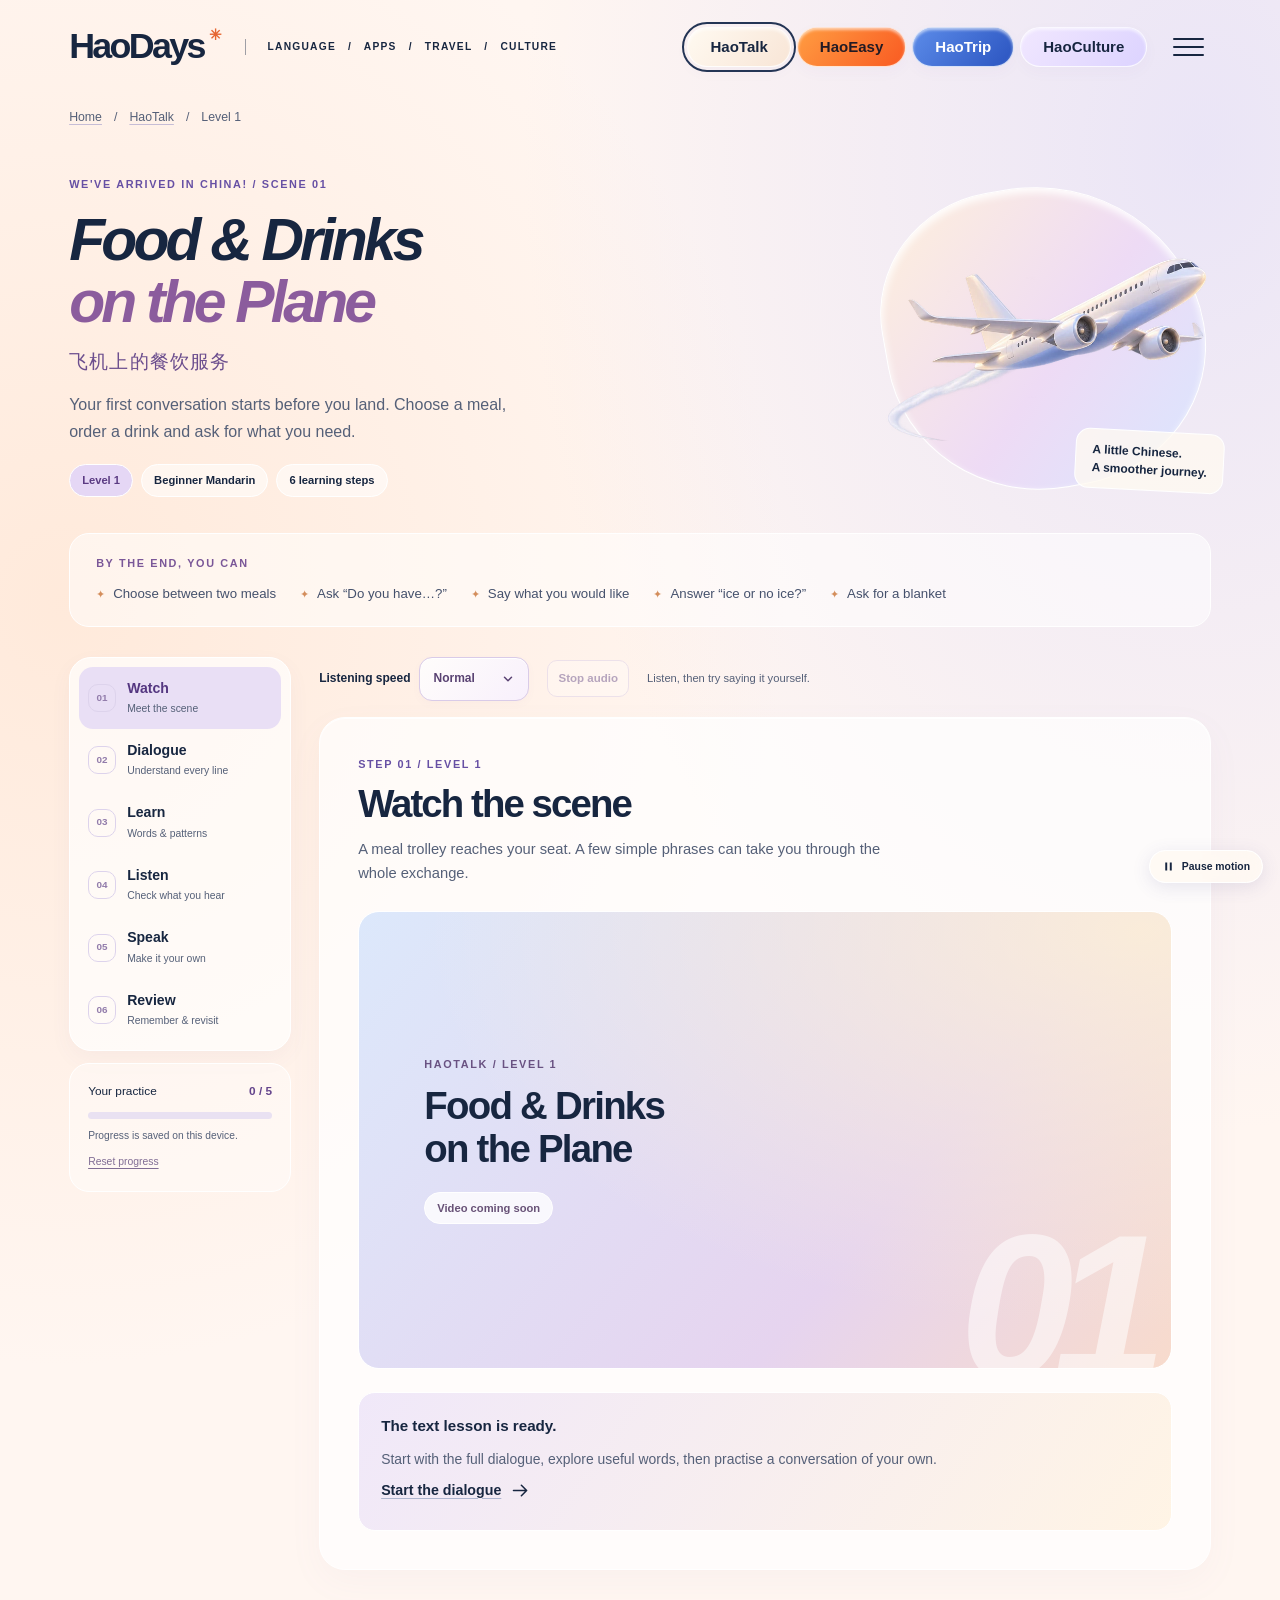
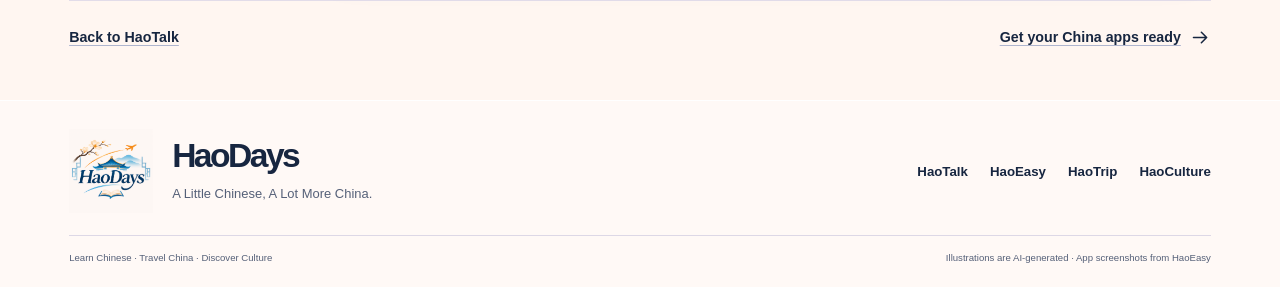
<file: haotalk-level1.html>
<!doctype html>
<html lang="en">
<head>
  <meta charset="utf-8">
  <meta name="viewport" content="width=device-width, initial-scale=1">
  <meta name="description" content="Learn to choose a meal, order a drink and ask for a blanket in Mandarin. HaoTalk Level 1: dialogue, vocabulary, listening, speaking and review.">
  <meta name="theme-color" content="#fff5f0">
  <title>Food &amp; Drinks on the Plane · Level 1 | HaoTalk</title>
  <link rel="icon" type="image/png" href="assets/haodays-logo.png">
  <link rel="stylesheet" href="styles.css?v=title-1">
  <script src="script.js?v=motion-1" defer></script>
  <link rel="stylesheet" href="haotalk-level1.css?v=select-1">
  <script src="haotalk-level1.js?v=select-1" defer></script>
</head>
<body data-page="talk">
  <a class="skip-link" href="#main">Skip to content</a>
  <header class="site-header">
    <div class="masthead wrap">
      <a class="brand" href="index.html" aria-label="HaoDays home">HaoDays<span class="brand-spark" aria-hidden="true">✳</span></a>
      <span class="brand-label">Language <i>/</i> Apps <i>/</i> Travel <i>/</i> Culture</span>
      <nav class="site-nav" aria-label="Main navigation"><a class="nav-talk" href="haotalk.html" aria-current="true">HaoTalk</a>
<a class="nav-easy" href="haoeasy.html">HaoEasy</a>
<a class="nav-trip" href="haotrip.html">HaoTrip</a>
<a class="nav-culture" href="haoculture.html">HaoCulture</a></nav>
      <button class="nav-toggle" type="button" aria-label="Open menu" aria-controls="site-menu" aria-expanded="false"><span></span><span></span><span></span></button>
    </div>
  </header>
  <dialog class="menu-dialog" id="site-menu" aria-labelledby="menu-title">
    <button class="dialog-close" type="button" data-close-dialog aria-label="Close menu">×</button>
    <p class="eyebrow">Your next Hao day</p><h2 id="menu-title">Where shall we go?</h2>
    <nav aria-label="All pages"><a href="index.html"><span>00</span>Home</a><a href="haotalk.html"><span>01</span>HaoTalk <svg class="arrow" viewBox="0 0 24 24" fill="none" stroke="currentColor" stroke-width="1.8" stroke-linecap="round" stroke-linejoin="round" aria-hidden="true"><path d="M4 12h15m-6-6 6 6-6 6"/></svg></a>
<a href="haoeasy.html"><span>02</span>HaoEasy <svg class="arrow" viewBox="0 0 24 24" fill="none" stroke="currentColor" stroke-width="1.8" stroke-linecap="round" stroke-linejoin="round" aria-hidden="true"><path d="M4 12h15m-6-6 6 6-6 6"/></svg></a>
<a href="haotrip.html"><span>03</span>HaoTrip <svg class="arrow" viewBox="0 0 24 24" fill="none" stroke="currentColor" stroke-width="1.8" stroke-linecap="round" stroke-linejoin="round" aria-hidden="true"><path d="M4 12h15m-6-6 6 6-6 6"/></svg></a>
<a href="haoculture.html"><span>04</span>HaoCulture <svg class="arrow" viewBox="0 0 24 24" fill="none" stroke="currentColor" stroke-width="1.8" stroke-linecap="round" stroke-linejoin="round" aria-hidden="true"><path d="M4 12h15m-6-6 6 6-6 6"/></svg></a></nav>
    <p class="menu-tagline">A Little Chinese, A Lot More China.</p>
  </dialog>
  <main id="main" tabindex="-1" class="lesson-page">
    <div class="wrap">
      <nav class="breadcrumb" aria-label="Breadcrumb"><a href="index.html">Home</a><span aria-hidden="true">/</span><a href="haotalk.html">HaoTalk</a><span aria-hidden="true">/</span><span aria-current="page">Level 1</span></nav>
      <header class="lesson-hero">
        <div><p class="eyebrow">We've Arrived in China! / Scene 01</p><h1>Food &amp; Drinks<br><em>on the Plane</em></h1><p class="lesson-hero-chinese" lang="zh-Hans">飞机上的餐饮服务</p><p class="lesson-hero-deck">Your first conversation starts before you land. Choose a meal, order a drink and ask for what you need.</p><div class="lesson-pills"><span>Level 1</span><span>Beginner Mandarin</span><span>6 learning steps</span></div></div>
        <div class="lesson-hero-art" aria-hidden="true"><span class="lesson-orbit"></span><img src="assets/design/trip.webp" alt="" width="512" height="512"><span class="lesson-hero-note">A little Chinese.<br>A smoother journey.</span></div>
      </header>
      <div class="lesson-goals"><p class="eyebrow">By the end, you can</p><ul><li>Choose between two meals</li><li>Ask “Do you have…?”</li><li>Say what you would like</li><li>Answer “ice or no ice?”</li><li>Ask for a blanket</li></ul></div>
      <div class="lesson-layout">
        <aside class="lesson-sidebar"><nav class="lesson-nav" aria-label="Lesson steps"><a href="#watch" data-step-link data-step="watch"><span class="lesson-step-number">01</span><span><strong>Watch</strong><small>Meet the scene</small></span><span class="lesson-step-tick" aria-hidden="true"></span></a><a href="#dialogue" data-step-link data-step="dialogue"><span class="lesson-step-number">02</span><span><strong>Dialogue</strong><small>Understand every line</small></span><span class="lesson-step-tick" aria-hidden="true"></span></a><a href="#learn" data-step-link data-step="learn"><span class="lesson-step-number">03</span><span><strong>Learn</strong><small>Words & patterns</small></span><span class="lesson-step-tick" aria-hidden="true"></span></a><a href="#listen" data-step-link data-step="listen"><span class="lesson-step-number">04</span><span><strong>Listen</strong><small>Check what you hear</small></span><span class="lesson-step-tick" aria-hidden="true"></span></a><a href="#speak" data-step-link data-step="speak"><span class="lesson-step-number">05</span><span><strong>Speak</strong><small>Make it your own</small></span><span class="lesson-step-tick" aria-hidden="true"></span></a><a href="#review" data-step-link data-step="review"><span class="lesson-step-number">06</span><span><strong>Review</strong><small>Remember & revisit</small></span><span class="lesson-step-tick" aria-hidden="true"></span></a></nav><div class="lesson-progress-box"><div class="lesson-progress-label"><span>Your practice</span><strong id="lesson-progress-text">0 / 5</strong></div><progress id="lesson-progress" max="5" value="0" aria-label="Practice steps completed"></progress><p>Progress is saved on this device.</p><button type="button" class="lesson-reset" id="lesson-reset">Reset progress</button></div></aside>
        <div class="lesson-body" id="lesson-content">
          <div class="lesson-audio-bar"><div class="lesson-field lesson-audio-field"><label id="lesson-speed-label" for="lesson-speed">Listening speed</label><select id="lesson-speed"><option value="1">Normal</option><option value="0.72">Slow</option></select></div><button class="lesson-listen" id="lesson-stop" type="button" disabled>Stop audio</button><p id="lesson-audio-status" role="status">Listen, then try saying it yourself.</p></div>
          <section class="lesson-panel" id="watch" aria-labelledby="watch-title">
            <header class="lesson-section-head"><p class="eyebrow">Step 01 / Level 1</p><h2 id="watch-title" tabindex="-1">Watch the scene</h2><p>A meal trolley reaches your seat. A few simple phrases can take you through the whole exchange.</p></header>
            <div class="lesson-video-placeholder" role="img" aria-label="The Level 1 lesson video will be added here later"><span class="lesson-video-mark" aria-hidden="true">01</span><p class="eyebrow">HaoTalk / Level 1</p><h3>Food &amp; Drinks<br>on the Plane</h3><span class="lesson-video-badge">Video coming soon</span></div>
            <!-- The lesson video can be inserted in the reserved area above. -->
            <div class="lesson-note"><strong>The text lesson is ready.</strong><p>Start with the full dialogue, explore useful words, then practise a conversation of your own.</p><a class="text-link" data-step-link href="#dialogue">Start the dialogue <svg class="arrow" viewBox="0 0 24 24" fill="none" stroke="currentColor" stroke-width="1.8" stroke-linecap="round" stroke-linejoin="round" aria-hidden="true"><path d="M4 12h15m-6-6 6 6-6 6"/></svg></a></div>
          </section>
          <section class="lesson-panel" id="dialogue" aria-label="Dialogue">
            <header class="lesson-section-head"><p class="eyebrow">Step 02 / Level 1</p><h2 tabindex="-1">A conversation on board</h2><p>Follow Alex and the flight attendant from the first meal choice to a polite thank-you.</p></header>
            <div class="lesson-dialogue-controls"><button type="button" class="button button-primary" id="dialogue-play-all"><svg viewBox="0 0 24 24" fill="none" stroke="currentColor" stroke-width="1.7" stroke-linecap="round" stroke-linejoin="round" aria-hidden="true"><path d="m11 5-5 4H3v6h3l5 4V5Zm4 4a4 4 0 0 1 0 6m3-9a8 8 0 0 1 0 12"/></svg>Play full dialogue</button><button type="button" class="button button-outline" id="dialogue-copy-button">Copy dialogue</button><label><input type="checkbox" id="show-pinyin" checked> Show pinyin</label><label><input type="checkbox" id="show-english" checked> Show English</label></div>
            <p class="lesson-status" id="dialogue-copy-status" role="status"></p><textarea id="dialogue-copy-fallback" aria-label="Dialogue to copy" rows="8" readonly hidden></textarea>
            <ol class="lesson-dialogue"><li class="lesson-line lesson-line-staff" data-line="0"><div class="lesson-line-meta"><span class="lesson-avatar" aria-hidden="true">F</span><span>Flight attendant</span><small>01</small></div><p class="lesson-zh" lang="zh-Hans">您好，吃什么？</p><p class="lesson-pinyin" data-pinyin>Nín hǎo, chī shénme?</p><p class="lesson-english" data-english>Hello, what would you like to eat?</p><button type="button" class="lesson-listen" data-say="您好，吃什么？" aria-label="Listen to 您好，吃什么？" data-dialogue-line="0"><svg viewBox="0 0 24 24" fill="none" stroke="currentColor" stroke-width="1.7" stroke-linecap="round" stroke-linejoin="round" aria-hidden="true"><path d="m11 5-5 4H3v6h3l5 4V5Zm4 4a4 4 0 0 1 0 6m3-9a8 8 0 0 1 0 12"/></svg><span>Listen</span></button></li><li class="lesson-line lesson-line-alex" data-line="1"><div class="lesson-line-meta"><span class="lesson-avatar" aria-hidden="true">A</span><span>Alex</span><small>02</small></div><p class="lesson-zh" lang="zh-Hans">有什么？</p><p class="lesson-pinyin" data-pinyin>Yǒu shénme?</p><p class="lesson-english" data-english>What&#x27;s available?</p><button type="button" class="lesson-listen" data-say="有什么？" aria-label="Listen to 有什么？" data-dialogue-line="1"><svg viewBox="0 0 24 24" fill="none" stroke="currentColor" stroke-width="1.7" stroke-linecap="round" stroke-linejoin="round" aria-hidden="true"><path d="m11 5-5 4H3v6h3l5 4V5Zm4 4a4 4 0 0 1 0 6m3-9a8 8 0 0 1 0 12"/></svg><span>Listen</span></button></li><li class="lesson-line lesson-line-staff" data-line="2"><div class="lesson-line-meta"><span class="lesson-avatar" aria-hidden="true">F</span><span>Flight attendant</span><small>03</small></div><p class="lesson-zh" lang="zh-Hans">鸡肉饭还是牛肉面？</p><p class="lesson-pinyin" data-pinyin>Jīròu fàn háishi niúròu miàn?</p><p class="lesson-english" data-english>Chicken rice or beef noodles?</p><button type="button" class="lesson-listen" data-say="鸡肉饭还是牛肉面？" aria-label="Listen to 鸡肉饭还是牛肉面？" data-dialogue-line="2"><svg viewBox="0 0 24 24" fill="none" stroke="currentColor" stroke-width="1.7" stroke-linecap="round" stroke-linejoin="round" aria-hidden="true"><path d="m11 5-5 4H3v6h3l5 4V5Zm4 4a4 4 0 0 1 0 6m3-9a8 8 0 0 1 0 12"/></svg><span>Listen</span></button></li><li class="lesson-line lesson-line-alex" data-line="3"><div class="lesson-line-meta"><span class="lesson-avatar" aria-hidden="true">A</span><span>Alex</span><small>04</small></div><p class="lesson-zh" lang="zh-Hans">鸡肉饭吧，谢谢。</p><p class="lesson-pinyin" data-pinyin>Jīròu fàn ba, xièxie.</p><p class="lesson-english" data-english>I&#x27;ll have the chicken rice, thanks.</p><button type="button" class="lesson-listen" data-say="鸡肉饭吧，谢谢。" aria-label="Listen to 鸡肉饭吧，谢谢。" data-dialogue-line="3"><svg viewBox="0 0 24 24" fill="none" stroke="currentColor" stroke-width="1.7" stroke-linecap="round" stroke-linejoin="round" aria-hidden="true"><path d="m11 5-5 4H3v6h3l5 4V5Zm4 4a4 4 0 0 1 0 6m3-9a8 8 0 0 1 0 12"/></svg><span>Listen</span></button></li><li class="lesson-line lesson-line-staff" data-line="4"><div class="lesson-line-meta"><span class="lesson-avatar" aria-hidden="true">F</span><span>Flight attendant</span><small>05</small></div><p class="lesson-zh" lang="zh-Hans">好的。您要喝什么？</p><p class="lesson-pinyin" data-pinyin>Hǎo de. Nín yào hē shénme?</p><p class="lesson-english" data-english>Sure. What would you like to drink?</p><button type="button" class="lesson-listen" data-say="好的。您要喝什么？" aria-label="Listen to 好的。您要喝什么？" data-dialogue-line="4"><svg viewBox="0 0 24 24" fill="none" stroke="currentColor" stroke-width="1.7" stroke-linecap="round" stroke-linejoin="round" aria-hidden="true"><path d="m11 5-5 4H3v6h3l5 4V5Zm4 4a4 4 0 0 1 0 6m3-9a8 8 0 0 1 0 12"/></svg><span>Listen</span></button></li><li class="lesson-line lesson-line-alex" data-line="5"><div class="lesson-line-meta"><span class="lesson-avatar" aria-hidden="true">A</span><span>Alex</span><small>06</small></div><p class="lesson-zh" lang="zh-Hans">有咖啡吗？</p><p class="lesson-pinyin" data-pinyin>Yǒu kāfēi ma?</p><p class="lesson-english" data-english>Do you have coffee?</p><button type="button" class="lesson-listen" data-say="有咖啡吗？" aria-label="Listen to 有咖啡吗？" data-dialogue-line="5"><svg viewBox="0 0 24 24" fill="none" stroke="currentColor" stroke-width="1.7" stroke-linecap="round" stroke-linejoin="round" aria-hidden="true"><path d="m11 5-5 4H3v6h3l5 4V5Zm4 4a4 4 0 0 1 0 6m3-9a8 8 0 0 1 0 12"/></svg><span>Listen</span></button></li><li class="lesson-line lesson-line-staff" data-line="6"><div class="lesson-line-meta"><span class="lesson-avatar" aria-hidden="true">F</span><span>Flight attendant</span><small>07</small></div><p class="lesson-zh" lang="zh-Hans">有的。</p><p class="lesson-pinyin" data-pinyin>Yǒu de.</p><p class="lesson-english" data-english>Yes, we do.</p><button type="button" class="lesson-listen" data-say="有的。" aria-label="Listen to 有的。" data-dialogue-line="6"><svg viewBox="0 0 24 24" fill="none" stroke="currentColor" stroke-width="1.7" stroke-linecap="round" stroke-linejoin="round" aria-hidden="true"><path d="m11 5-5 4H3v6h3l5 4V5Zm4 4a4 4 0 0 1 0 6m3-9a8 8 0 0 1 0 12"/></svg><span>Listen</span></button></li><li class="lesson-line lesson-line-alex" data-line="7"><div class="lesson-line-meta"><span class="lesson-avatar" aria-hidden="true">A</span><span>Alex</span><small>08</small></div><p class="lesson-zh" lang="zh-Hans">我要咖啡，谢谢。</p><p class="lesson-pinyin" data-pinyin>Wǒ yào kāfēi, xièxie.</p><p class="lesson-english" data-english>I&#x27;ll have coffee, thank you.</p><button type="button" class="lesson-listen" data-say="我要咖啡，谢谢。" aria-label="Listen to 我要咖啡，谢谢。" data-dialogue-line="7"><svg viewBox="0 0 24 24" fill="none" stroke="currentColor" stroke-width="1.7" stroke-linecap="round" stroke-linejoin="round" aria-hidden="true"><path d="m11 5-5 4H3v6h3l5 4V5Zm4 4a4 4 0 0 1 0 6m3-9a8 8 0 0 1 0 12"/></svg><span>Listen</span></button></li><li class="lesson-line lesson-line-staff" data-line="8"><div class="lesson-line-meta"><span class="lesson-avatar" aria-hidden="true">F</span><span>Flight attendant</span><small>09</small></div><p class="lesson-zh" lang="zh-Hans">要加冰吗？</p><p class="lesson-pinyin" data-pinyin>Yào jiā bīng ma?</p><p class="lesson-english" data-english>Would you like ice in it?</p><button type="button" class="lesson-listen" data-say="要加冰吗？" aria-label="Listen to 要加冰吗？" data-dialogue-line="8"><svg viewBox="0 0 24 24" fill="none" stroke="currentColor" stroke-width="1.7" stroke-linecap="round" stroke-linejoin="round" aria-hidden="true"><path d="m11 5-5 4H3v6h3l5 4V5Zm4 4a4 4 0 0 1 0 6m3-9a8 8 0 0 1 0 12"/></svg><span>Listen</span></button></li><li class="lesson-line lesson-line-alex" data-line="9"><div class="lesson-line-meta"><span class="lesson-avatar" aria-hidden="true">A</span><span>Alex</span><small>10</small></div><p class="lesson-zh" lang="zh-Hans">要，谢谢。</p><p class="lesson-pinyin" data-pinyin>Yào, xièxie.</p><p class="lesson-english" data-english>Yes, please.</p><button type="button" class="lesson-listen" data-say="要，谢谢。" aria-label="Listen to 要，谢谢。" data-dialogue-line="9"><svg viewBox="0 0 24 24" fill="none" stroke="currentColor" stroke-width="1.7" stroke-linecap="round" stroke-linejoin="round" aria-hidden="true"><path d="m11 5-5 4H3v6h3l5 4V5Zm4 4a4 4 0 0 1 0 6m3-9a8 8 0 0 1 0 12"/></svg><span>Listen</span></button></li><li class="lesson-line lesson-line-staff" data-line="10"><div class="lesson-line-meta"><span class="lesson-avatar" aria-hidden="true">F</span><span>Flight attendant</span><small>11</small></div><p class="lesson-zh" lang="zh-Hans">好的，给您。</p><p class="lesson-pinyin" data-pinyin>Hǎo de, gěi nín.</p><p class="lesson-english" data-english>Sure, here you go.</p><button type="button" class="lesson-listen" data-say="好的，给您。" aria-label="Listen to 好的，给您。" data-dialogue-line="10"><svg viewBox="0 0 24 24" fill="none" stroke="currentColor" stroke-width="1.7" stroke-linecap="round" stroke-linejoin="round" aria-hidden="true"><path d="m11 5-5 4H3v6h3l5 4V5Zm4 4a4 4 0 0 1 0 6m3-9a8 8 0 0 1 0 12"/></svg><span>Listen</span></button></li><li class="lesson-stage-note">The flight attendant hands Alex his coffee.</li><li class="lesson-line lesson-line-alex" data-line="11"><div class="lesson-line-meta"><span class="lesson-avatar" aria-hidden="true">A</span><span>Alex</span><small>12</small></div><p class="lesson-zh" lang="zh-Hans">有毯子吗？</p><p class="lesson-pinyin" data-pinyin>Yǒu tǎnzi ma?</p><p class="lesson-english" data-english>Do you have a blanket?</p><button type="button" class="lesson-listen" data-say="有毯子吗？" aria-label="Listen to 有毯子吗？" data-dialogue-line="11"><svg viewBox="0 0 24 24" fill="none" stroke="currentColor" stroke-width="1.7" stroke-linecap="round" stroke-linejoin="round" aria-hidden="true"><path d="m11 5-5 4H3v6h3l5 4V5Zm4 4a4 4 0 0 1 0 6m3-9a8 8 0 0 1 0 12"/></svg><span>Listen</span></button></li><li class="lesson-line lesson-line-staff" data-line="12"><div class="lesson-line-meta"><span class="lesson-avatar" aria-hidden="true">F</span><span>Flight attendant</span><small>13</small></div><p class="lesson-zh" lang="zh-Hans">有，稍等一下。</p><p class="lesson-pinyin" data-pinyin>Yǒu, shāo děng yíxià.</p><p class="lesson-english" data-english>Yes, just a moment.</p><button type="button" class="lesson-listen" data-say="有，稍等一下。" aria-label="Listen to 有，稍等一下。" data-dialogue-line="12"><svg viewBox="0 0 24 24" fill="none" stroke="currentColor" stroke-width="1.7" stroke-linecap="round" stroke-linejoin="round" aria-hidden="true"><path d="m11 5-5 4H3v6h3l5 4V5Zm4 4a4 4 0 0 1 0 6m3-9a8 8 0 0 1 0 12"/></svg><span>Listen</span></button></li><li class="lesson-stage-note">The flight attendant brings a blanket.</li><li class="lesson-line lesson-line-staff" data-line="13"><div class="lesson-line-meta"><span class="lesson-avatar" aria-hidden="true">F</span><span>Flight attendant</span><small>14</small></div><p class="lesson-zh" lang="zh-Hans">给您。</p><p class="lesson-pinyin" data-pinyin>Gěi nín.</p><p class="lesson-english" data-english>Here you go.</p><button type="button" class="lesson-listen" data-say="给您。" aria-label="Listen to 给您。" data-dialogue-line="13"><svg viewBox="0 0 24 24" fill="none" stroke="currentColor" stroke-width="1.7" stroke-linecap="round" stroke-linejoin="round" aria-hidden="true"><path d="m11 5-5 4H3v6h3l5 4V5Zm4 4a4 4 0 0 1 0 6m3-9a8 8 0 0 1 0 12"/></svg><span>Listen</span></button></li><li class="lesson-line lesson-line-alex" data-line="14"><div class="lesson-line-meta"><span class="lesson-avatar" aria-hidden="true">A</span><span>Alex</span><small>15</small></div><p class="lesson-zh" lang="zh-Hans">谢谢！</p><p class="lesson-pinyin" data-pinyin>Xièxie!</p><p class="lesson-english" data-english>Thank you!</p><button type="button" class="lesson-listen" data-say="谢谢！" aria-label="Listen to 谢谢！" data-dialogue-line="14"><svg viewBox="0 0 24 24" fill="none" stroke="currentColor" stroke-width="1.7" stroke-linecap="round" stroke-linejoin="round" aria-hidden="true"><path d="m11 5-5 4H3v6h3l5 4V5Zm4 4a4 4 0 0 1 0 6m3-9a8 8 0 0 1 0 12"/></svg><span>Listen</span></button></li><li class="lesson-line lesson-line-staff" data-line="15"><div class="lesson-line-meta"><span class="lesson-avatar" aria-hidden="true">F</span><span>Flight attendant</span><small>16</small></div><p class="lesson-zh" lang="zh-Hans">不客气。</p><p class="lesson-pinyin" data-pinyin>Bú kèqi.</p><p class="lesson-english" data-english>You&#x27;re welcome.</p><button type="button" class="lesson-listen" data-say="不客气。" aria-label="Listen to 不客气。" data-dialogue-line="15"><svg viewBox="0 0 24 24" fill="none" stroke="currentColor" stroke-width="1.7" stroke-linecap="round" stroke-linejoin="round" aria-hidden="true"><path d="m11 5-5 4H3v6h3l5 4V5Zm4 4a4 4 0 0 1 0 6m3-9a8 8 0 0 1 0 12"/></svg><span>Listen</span></button></li></ol>
            <div class="lesson-step-end"><button class="button button-outline" type="button" data-complete="dialogue" aria-pressed="false">Mark as practised</button><a class="text-link" data-step-link href="#learn">Explore the words <svg class="arrow" viewBox="0 0 24 24" fill="none" stroke="currentColor" stroke-width="1.8" stroke-linecap="round" stroke-linejoin="round" aria-hidden="true"><path d="M4 12h15m-6-6 6 6-6 6"/></svg></a></div>
          </section>
          <section class="lesson-panel" id="learn" aria-label="Learn">
            <header class="lesson-section-head"><p class="eyebrow">Step 03 / Level 1</p><h2 tabindex="-1">Small words. Useful patterns.</h2><p>Learn the words you heard, then change one item to make a new sentence.</p></header>
            <h3 class="lesson-subtitle">Core vocabulary <span>10 words &amp; expressions</span></h3><div class="lesson-word-grid"><article class="lesson-word"><span class="lesson-word-tag">Food</span><div class="lesson-phrase"><p class="lesson-zh" lang="zh-Hans">鸡肉饭</p><p class="lesson-pinyin">jīròu fàn</p><p class="lesson-english">chicken rice</p></div><button type="button" class="lesson-listen" data-say="鸡肉饭" aria-label="Listen to 鸡肉饭" ><svg viewBox="0 0 24 24" fill="none" stroke="currentColor" stroke-width="1.7" stroke-linecap="round" stroke-linejoin="round" aria-hidden="true"><path d="m11 5-5 4H3v6h3l5 4V5Zm4 4a4 4 0 0 1 0 6m3-9a8 8 0 0 1 0 12"/></svg><span>Listen</span></button></article><article class="lesson-word"><span class="lesson-word-tag">Food</span><div class="lesson-phrase"><p class="lesson-zh" lang="zh-Hans">牛肉面</p><p class="lesson-pinyin">niúròu miàn</p><p class="lesson-english">beef noodles</p></div><button type="button" class="lesson-listen" data-say="牛肉面" aria-label="Listen to 牛肉面" ><svg viewBox="0 0 24 24" fill="none" stroke="currentColor" stroke-width="1.7" stroke-linecap="round" stroke-linejoin="round" aria-hidden="true"><path d="m11 5-5 4H3v6h3l5 4V5Zm4 4a4 4 0 0 1 0 6m3-9a8 8 0 0 1 0 12"/></svg><span>Listen</span></button></article><article class="lesson-word"><span class="lesson-word-tag">Drinks</span><div class="lesson-phrase"><p class="lesson-zh" lang="zh-Hans">咖啡</p><p class="lesson-pinyin">kāfēi</p><p class="lesson-english">coffee</p></div><button type="button" class="lesson-listen" data-say="咖啡" aria-label="Listen to 咖啡" ><svg viewBox="0 0 24 24" fill="none" stroke="currentColor" stroke-width="1.7" stroke-linecap="round" stroke-linejoin="round" aria-hidden="true"><path d="m11 5-5 4H3v6h3l5 4V5Zm4 4a4 4 0 0 1 0 6m3-9a8 8 0 0 1 0 12"/></svg><span>Listen</span></button></article><article class="lesson-word"><span class="lesson-word-tag">Useful word</span><div class="lesson-phrase"><p class="lesson-zh" lang="zh-Hans">有</p><p class="lesson-pinyin">yǒu</p><p class="lesson-english">to have / there is</p></div><button type="button" class="lesson-listen" data-say="有" aria-label="Listen to 有" ><svg viewBox="0 0 24 24" fill="none" stroke="currentColor" stroke-width="1.7" stroke-linecap="round" stroke-linejoin="round" aria-hidden="true"><path d="m11 5-5 4H3v6h3l5 4V5Zm4 4a4 4 0 0 1 0 6m3-9a8 8 0 0 1 0 12"/></svg><span>Listen</span></button></article><article class="lesson-word"><span class="lesson-word-tag">Useful word</span><div class="lesson-phrase"><p class="lesson-zh" lang="zh-Hans">要</p><p class="lesson-pinyin">yào</p><p class="lesson-english">to want / would like</p></div><button type="button" class="lesson-listen" data-say="要" aria-label="Listen to 要" ><svg viewBox="0 0 24 24" fill="none" stroke="currentColor" stroke-width="1.7" stroke-linecap="round" stroke-linejoin="round" aria-hidden="true"><path d="m11 5-5 4H3v6h3l5 4V5Zm4 4a4 4 0 0 1 0 6m3-9a8 8 0 0 1 0 12"/></svg><span>Listen</span></button></article><article class="lesson-word"><span class="lesson-word-tag">Useful word</span><div class="lesson-phrase"><p class="lesson-zh" lang="zh-Hans">还是</p><p class="lesson-pinyin">háishi</p><p class="lesson-english">or (in a choice question)</p></div><button type="button" class="lesson-listen" data-say="还是" aria-label="Listen to 还是" ><svg viewBox="0 0 24 24" fill="none" stroke="currentColor" stroke-width="1.7" stroke-linecap="round" stroke-linejoin="round" aria-hidden="true"><path d="m11 5-5 4H3v6h3l5 4V5Zm4 4a4 4 0 0 1 0 6m3-9a8 8 0 0 1 0 12"/></svg><span>Listen</span></button></article><article class="lesson-word"><span class="lesson-word-tag">Useful word</span><div class="lesson-phrase"><p class="lesson-zh" lang="zh-Hans">需要</p><p class="lesson-pinyin">xūyào</p><p class="lesson-english">to need</p></div><button type="button" class="lesson-listen" data-say="需要" aria-label="Listen to 需要" ><svg viewBox="0 0 24 24" fill="none" stroke="currentColor" stroke-width="1.7" stroke-linecap="round" stroke-linejoin="round" aria-hidden="true"><path d="m11 5-5 4H3v6h3l5 4V5Zm4 4a4 4 0 0 1 0 6m3-9a8 8 0 0 1 0 12"/></svg><span>Listen</span></button></article><article class="lesson-word"><span class="lesson-word-tag">Expression</span><div class="lesson-phrase"><p class="lesson-zh" lang="zh-Hans">加冰</p><p class="lesson-pinyin">jiā bīng</p><p class="lesson-english">to add ice</p></div><button type="button" class="lesson-listen" data-say="加冰" aria-label="Listen to 加冰" ><svg viewBox="0 0 24 24" fill="none" stroke="currentColor" stroke-width="1.7" stroke-linecap="round" stroke-linejoin="round" aria-hidden="true"><path d="m11 5-5 4H3v6h3l5 4V5Zm4 4a4 4 0 0 1 0 6m3-9a8 8 0 0 1 0 12"/></svg><span>Listen</span></button></article><article class="lesson-word"><span class="lesson-word-tag">On board</span><div class="lesson-phrase"><p class="lesson-zh" lang="zh-Hans">毯子</p><p class="lesson-pinyin">tǎnzi</p><p class="lesson-english">blanket</p></div><button type="button" class="lesson-listen" data-say="毯子" aria-label="Listen to 毯子" ><svg viewBox="0 0 24 24" fill="none" stroke="currentColor" stroke-width="1.7" stroke-linecap="round" stroke-linejoin="round" aria-hidden="true"><path d="m11 5-5 4H3v6h3l5 4V5Zm4 4a4 4 0 0 1 0 6m3-9a8 8 0 0 1 0 12"/></svg><span>Listen</span></button></article><article class="lesson-word"><span class="lesson-word-tag">Expression</span><div class="lesson-phrase"><p class="lesson-zh" lang="zh-Hans">稍等一下</p><p class="lesson-pinyin">shāo děng yíxià</p><p class="lesson-english">just a moment</p></div><button type="button" class="lesson-listen" data-say="稍等一下" aria-label="Listen to 稍等一下" ><svg viewBox="0 0 24 24" fill="none" stroke="currentColor" stroke-width="1.7" stroke-linecap="round" stroke-linejoin="round" aria-hidden="true"><path d="m11 5-5 4H3v6h3l5 4V5Zm4 4a4 4 0 0 1 0 6m3-9a8 8 0 0 1 0 12"/></svg><span>Listen</span></button></article></div>
            <h3 class="lesson-subtitle">More useful words <span>Take the same patterns further</span></h3><div class="lesson-word-grid"><article class="lesson-word"><span class="lesson-word-tag">Drinks</span><div class="lesson-phrase"><p class="lesson-zh" lang="zh-Hans">水</p><p class="lesson-pinyin">shuǐ</p><p class="lesson-english">water</p></div><button type="button" class="lesson-listen" data-say="水" aria-label="Listen to 水" ><svg viewBox="0 0 24 24" fill="none" stroke="currentColor" stroke-width="1.7" stroke-linecap="round" stroke-linejoin="round" aria-hidden="true"><path d="m11 5-5 4H3v6h3l5 4V5Zm4 4a4 4 0 0 1 0 6m3-9a8 8 0 0 1 0 12"/></svg><span>Listen</span></button></article><article class="lesson-word"><span class="lesson-word-tag">Drinks</span><div class="lesson-phrase"><p class="lesson-zh" lang="zh-Hans">茶</p><p class="lesson-pinyin">chá</p><p class="lesson-english">tea</p></div><button type="button" class="lesson-listen" data-say="茶" aria-label="Listen to 茶" ><svg viewBox="0 0 24 24" fill="none" stroke="currentColor" stroke-width="1.7" stroke-linecap="round" stroke-linejoin="round" aria-hidden="true"><path d="m11 5-5 4H3v6h3l5 4V5Zm4 4a4 4 0 0 1 0 6m3-9a8 8 0 0 1 0 12"/></svg><span>Listen</span></button></article><article class="lesson-word"><span class="lesson-word-tag">Drinks</span><div class="lesson-phrase"><p class="lesson-zh" lang="zh-Hans">果汁</p><p class="lesson-pinyin">guǒzhī</p><p class="lesson-english">juice</p></div><button type="button" class="lesson-listen" data-say="果汁" aria-label="Listen to 果汁" ><svg viewBox="0 0 24 24" fill="none" stroke="currentColor" stroke-width="1.7" stroke-linecap="round" stroke-linejoin="round" aria-hidden="true"><path d="m11 5-5 4H3v6h3l5 4V5Zm4 4a4 4 0 0 1 0 6m3-9a8 8 0 0 1 0 12"/></svg><span>Listen</span></button></article><article class="lesson-word"><span class="lesson-word-tag">Food</span><div class="lesson-phrase"><p class="lesson-zh" lang="zh-Hans">米饭</p><p class="lesson-pinyin">mǐfàn</p><p class="lesson-english">cooked rice</p></div><button type="button" class="lesson-listen" data-say="米饭" aria-label="Listen to 米饭" ><svg viewBox="0 0 24 24" fill="none" stroke="currentColor" stroke-width="1.7" stroke-linecap="round" stroke-linejoin="round" aria-hidden="true"><path d="m11 5-5 4H3v6h3l5 4V5Zm4 4a4 4 0 0 1 0 6m3-9a8 8 0 0 1 0 12"/></svg><span>Listen</span></button></article><article class="lesson-word"><span class="lesson-word-tag">Food</span><div class="lesson-phrase"><p class="lesson-zh" lang="zh-Hans">面条</p><p class="lesson-pinyin">miàntiáo</p><p class="lesson-english">noodles</p></div><button type="button" class="lesson-listen" data-say="面条" aria-label="Listen to 面条" ><svg viewBox="0 0 24 24" fill="none" stroke="currentColor" stroke-width="1.7" stroke-linecap="round" stroke-linejoin="round" aria-hidden="true"><path d="m11 5-5 4H3v6h3l5 4V5Zm4 4a4 4 0 0 1 0 6m3-9a8 8 0 0 1 0 12"/></svg><span>Listen</span></button></article><article class="lesson-word"><span class="lesson-word-tag">On board</span><div class="lesson-phrase"><p class="lesson-zh" lang="zh-Hans">纸巾</p><p class="lesson-pinyin">zhǐjīn</p><p class="lesson-english">tissue / napkin</p></div><button type="button" class="lesson-listen" data-say="纸巾" aria-label="Listen to 纸巾" ><svg viewBox="0 0 24 24" fill="none" stroke="currentColor" stroke-width="1.7" stroke-linecap="round" stroke-linejoin="round" aria-hidden="true"><path d="m11 5-5 4H3v6h3l5 4V5Zm4 4a4 4 0 0 1 0 6m3-9a8 8 0 0 1 0 12"/></svg><span>Listen</span></button></article><article class="lesson-word"><span class="lesson-word-tag">Food</span><div class="lesson-phrase"><p class="lesson-zh" lang="zh-Hans">牛肉饭</p><p class="lesson-pinyin">niúròu fàn</p><p class="lesson-english">beef rice</p></div><button type="button" class="lesson-listen" data-say="牛肉饭" aria-label="Listen to 牛肉饭" ><svg viewBox="0 0 24 24" fill="none" stroke="currentColor" stroke-width="1.7" stroke-linecap="round" stroke-linejoin="round" aria-hidden="true"><path d="m11 5-5 4H3v6h3l5 4V5Zm4 4a4 4 0 0 1 0 6m3-9a8 8 0 0 1 0 12"/></svg><span>Listen</span></button></article><article class="lesson-word"><span class="lesson-word-tag">Food</span><div class="lesson-phrase"><p class="lesson-zh" lang="zh-Hans">面包</p><p class="lesson-pinyin">miànbāo</p><p class="lesson-english">bread</p></div><button type="button" class="lesson-listen" data-say="面包" aria-label="Listen to 面包" ><svg viewBox="0 0 24 24" fill="none" stroke="currentColor" stroke-width="1.7" stroke-linecap="round" stroke-linejoin="round" aria-hidden="true"><path d="m11 5-5 4H3v6h3l5 4V5Zm4 4a4 4 0 0 1 0 6m3-9a8 8 0 0 1 0 12"/></svg><span>Listen</span></button></article></div>
            <h3 class="lesson-subtitle">Two patterns to keep</h3><div class="lesson-pattern-grid"><article class="lesson-pattern"><p class="eyebrow">Pattern 01</p><h3>Ask if something is available</h3><p class="lesson-formula" lang="zh-Hans">有 + 物品 + 吗？</p><p class="lesson-pattern-note">Put the item between 有 and 吗. The final 吗 turns the sentence into a yes-or-no question.</p><div class="lesson-pattern-examples"><div class="lesson-phrase"><p class="lesson-zh" lang="zh-Hans">有咖啡吗？</p><p class="lesson-pinyin">Yǒu kāfēi ma?</p><p class="lesson-english">Do you have coffee?</p></div><button type="button" class="lesson-listen" data-say="有咖啡吗？" aria-label="Listen to 有咖啡吗？" ><svg viewBox="0 0 24 24" fill="none" stroke="currentColor" stroke-width="1.7" stroke-linecap="round" stroke-linejoin="round" aria-hidden="true"><path d="m11 5-5 4H3v6h3l5 4V5Zm4 4a4 4 0 0 1 0 6m3-9a8 8 0 0 1 0 12"/></svg><span>Listen</span></button><div class="lesson-phrase"><p class="lesson-zh" lang="zh-Hans">有水吗？</p><p class="lesson-pinyin">Yǒu shuǐ ma?</p><p class="lesson-english">Do you have water?</p></div><button type="button" class="lesson-listen" data-say="有水吗？" aria-label="Listen to 有水吗？" ><svg viewBox="0 0 24 24" fill="none" stroke="currentColor" stroke-width="1.7" stroke-linecap="round" stroke-linejoin="round" aria-hidden="true"><path d="m11 5-5 4H3v6h3l5 4V5Zm4 4a4 4 0 0 1 0 6m3-9a8 8 0 0 1 0 12"/></svg><span>Listen</span></button><div class="lesson-phrase"><p class="lesson-zh" lang="zh-Hans">有毯子吗？</p><p class="lesson-pinyin">Yǒu tǎnzi ma?</p><p class="lesson-english">Do you have a blanket?</p></div><button type="button" class="lesson-listen" data-say="有毯子吗？" aria-label="Listen to 有毯子吗？" ><svg viewBox="0 0 24 24" fill="none" stroke="currentColor" stroke-width="1.7" stroke-linecap="round" stroke-linejoin="round" aria-hidden="true"><path d="m11 5-5 4H3v6h3l5 4V5Zm4 4a4 4 0 0 1 0 6m3-9a8 8 0 0 1 0 12"/></svg><span>Listen</span></button></div></article><article class="lesson-pattern"><p class="eyebrow">Pattern 02</p><h3>Say what you would like</h3><p class="lesson-formula" lang="zh-Hans">我要 + 物品</p><p class="lesson-pattern-note">Use 我要 to make a simple request. Add 谢谢 to make it friendly and polite.</p><div class="lesson-pattern-examples"><div class="lesson-phrase"><p class="lesson-zh" lang="zh-Hans">我要咖啡，谢谢。</p><p class="lesson-pinyin">Wǒ yào kāfēi, xièxie.</p><p class="lesson-english">I&#x27;d like coffee, thank you.</p></div><button type="button" class="lesson-listen" data-say="我要咖啡，谢谢。" aria-label="Listen to 我要咖啡，谢谢。" ><svg viewBox="0 0 24 24" fill="none" stroke="currentColor" stroke-width="1.7" stroke-linecap="round" stroke-linejoin="round" aria-hidden="true"><path d="m11 5-5 4H3v6h3l5 4V5Zm4 4a4 4 0 0 1 0 6m3-9a8 8 0 0 1 0 12"/></svg><span>Listen</span></button><div class="lesson-phrase"><p class="lesson-zh" lang="zh-Hans">我要茶，谢谢。</p><p class="lesson-pinyin">Wǒ yào chá, xièxie.</p><p class="lesson-english">I&#x27;d like tea, thank you.</p></div><button type="button" class="lesson-listen" data-say="我要茶，谢谢。" aria-label="Listen to 我要茶，谢谢。" ><svg viewBox="0 0 24 24" fill="none" stroke="currentColor" stroke-width="1.7" stroke-linecap="round" stroke-linejoin="round" aria-hidden="true"><path d="m11 5-5 4H3v6h3l5 4V5Zm4 4a4 4 0 0 1 0 6m3-9a8 8 0 0 1 0 12"/></svg><span>Listen</span></button><div class="lesson-phrase"><p class="lesson-zh" lang="zh-Hans">我要牛肉面，谢谢。</p><p class="lesson-pinyin">Wǒ yào niúròu miàn, xièxie.</p><p class="lesson-english">I&#x27;d like beef noodles, thank you.</p></div><button type="button" class="lesson-listen" data-say="我要牛肉面，谢谢。" aria-label="Listen to 我要牛肉面，谢谢。" ><svg viewBox="0 0 24 24" fill="none" stroke="currentColor" stroke-width="1.7" stroke-linecap="round" stroke-linejoin="round" aria-hidden="true"><path d="m11 5-5 4H3v6h3l5 4V5Zm4 4a4 4 0 0 1 0 6m3-9a8 8 0 0 1 0 12"/></svg><span>Listen</span></button></div></article></div>
            <h3 class="lesson-subtitle">You will also hear…</h3><div class="lesson-everyday-grid"><article class="lesson-everyday"><div class="lesson-phrase"><p class="lesson-zh" lang="zh-Hans">鸡肉饭吧。</p><p class="lesson-pinyin">Jīròu fàn ba.</p><p class="lesson-english">I&#x27;ll go with the chicken rice.</p></div><p class="lesson-small">吧 softens a choice. You can answer with just the meal plus 吧.</p><button type="button" class="lesson-listen" data-say="鸡肉饭吧。" aria-label="Listen to 鸡肉饭吧。" ><svg viewBox="0 0 24 24" fill="none" stroke="currentColor" stroke-width="1.7" stroke-linecap="round" stroke-linejoin="round" aria-hidden="true"><path d="m11 5-5 4H3v6h3l5 4V5Zm4 4a4 4 0 0 1 0 6m3-9a8 8 0 0 1 0 12"/></svg><span>Listen</span></button></article><article class="lesson-everyday"><div class="lesson-phrase"><p class="lesson-zh" lang="zh-Hans">加冰。 / 不加冰。</p><p class="lesson-pinyin">Jiā bīng. / Bù jiā bīng.</p><p class="lesson-english">With ice. / No ice.</p></div><p class="lesson-small">冰 (bīng) means ice. Use 不 before 加冰 when you do not want any.</p><button type="button" class="lesson-listen" data-say="加冰。 / 不加冰。" aria-label="Listen to 加冰。 / 不加冰。" ><svg viewBox="0 0 24 24" fill="none" stroke="currentColor" stroke-width="1.7" stroke-linecap="round" stroke-linejoin="round" aria-hidden="true"><path d="m11 5-5 4H3v6h3l5 4V5Zm4 4a4 4 0 0 1 0 6m3-9a8 8 0 0 1 0 12"/></svg><span>Listen</span></button></article><article class="lesson-everyday"><div class="lesson-phrase"><p class="lesson-zh" lang="zh-Hans">要，谢谢。 / 不要，谢谢。</p><p class="lesson-pinyin">Yào, xièxie. / Bú yào, xièxie.</p><p class="lesson-english">Yes, please. / No, thank you.</p></div><p class="lesson-small">Short answers are natural. 不用，谢谢 (Bú yòng, xièxie) is another polite way to decline.</p><button type="button" class="lesson-listen" data-say="要，谢谢。 / 不要，谢谢。" aria-label="Listen to 要，谢谢。 / 不要，谢谢。" ><svg viewBox="0 0 24 24" fill="none" stroke="currentColor" stroke-width="1.7" stroke-linecap="round" stroke-linejoin="round" aria-hidden="true"><path d="m11 5-5 4H3v6h3l5 4V5Zm4 4a4 4 0 0 1 0 6m3-9a8 8 0 0 1 0 12"/></svg><span>Listen</span></button></article><article class="lesson-everyday"><div class="lesson-phrase"><p class="lesson-zh" lang="zh-Hans">给您。</p><p class="lesson-pinyin">Gěi nín.</p><p class="lesson-english">Here you go.</p></div><p class="lesson-small">Listen for this when someone hands you a drink, a meal or a blanket.</p><button type="button" class="lesson-listen" data-say="给您。" aria-label="Listen to 给您。" ><svg viewBox="0 0 24 24" fill="none" stroke="currentColor" stroke-width="1.7" stroke-linecap="round" stroke-linejoin="round" aria-hidden="true"><path d="m11 5-5 4H3v6h3l5 4V5Zm4 4a4 4 0 0 1 0 6m3-9a8 8 0 0 1 0 12"/></svg><span>Listen</span></button></article><article class="lesson-everyday"><div class="lesson-phrase"><p class="lesson-zh" lang="zh-Hans">稍等一下。</p><p class="lesson-pinyin">Shāo děng yíxià.</p><p class="lesson-english">Just a moment.</p></div><p class="lesson-small">A common reply when someone is getting something for you.</p><button type="button" class="lesson-listen" data-say="稍等一下。" aria-label="Listen to 稍等一下。" ><svg viewBox="0 0 24 24" fill="none" stroke="currentColor" stroke-width="1.7" stroke-linecap="round" stroke-linejoin="round" aria-hidden="true"><path d="m11 5-5 4H3v6h3l5 4V5Zm4 4a4 4 0 0 1 0 6m3-9a8 8 0 0 1 0 12"/></svg><span>Listen</span></button></article></div>
            <div class="lesson-step-end"><button class="button button-outline" type="button" data-complete="learn" aria-pressed="false">Mark as practised</button><a class="text-link" data-step-link href="#listen">Try listening <svg class="arrow" viewBox="0 0 24 24" fill="none" stroke="currentColor" stroke-width="1.8" stroke-linecap="round" stroke-linejoin="round" aria-hidden="true"><path d="M4 12h15m-6-6 6 6-6 6"/></svg></a></div>
          </section>
          <section class="lesson-panel" id="listen" aria-label="Listen">
            <header class="lesson-section-head"><p class="eyebrow">Step 04 / Level 1</p><h2 tabindex="-1">Listen for the meaning</h2><p>Play each line and choose the meaning. Open “Read the line” whenever you need a written prompt.</p></header>
            <form id="listen-quiz" class="lesson-quiz" data-quiz="listen"><fieldset class="lesson-question" data-question="0"><legend><span>01</span> What is the flight attendant asking?</legend><button type="button" class="lesson-listen" data-say="鸡肉饭还是牛肉面？" aria-label="Listen to 鸡肉饭还是牛肉面？" ><svg viewBox="0 0 24 24" fill="none" stroke="currentColor" stroke-width="1.7" stroke-linecap="round" stroke-linejoin="round" aria-hidden="true"><path d="m11 5-5 4H3v6h3l5 4V5Zm4 4a4 4 0 0 1 0 6m3-9a8 8 0 0 1 0 12"/></svg><span>Play the line</span></button><details class="lesson-transcript"><summary>Read the line</summary><div class="lesson-phrase"><p class="lesson-zh" lang="zh-Hans">鸡肉饭还是牛肉面？</p><p class="lesson-pinyin">Jīròu fàn háishi niúròu miàn?</p><p class="lesson-english">Chicken rice or beef noodles?</p></div></details><div class="lesson-options"><label class="lesson-option"><input type="radio" name="listen-0" value="0"><span lang="en">Which drink you would like</span></label><label class="lesson-option"><input type="radio" name="listen-0" value="1"><span lang="en">Which meal you would like</span></label><label class="lesson-option"><input type="radio" name="listen-0" value="2"><span lang="en">Where you are going</span></label></div><p class="lesson-feedback" hidden></p></fieldset><fieldset class="lesson-question" data-question="1"><legend><span>02</span> What does Alex want to know?</legend><button type="button" class="lesson-listen" data-say="有咖啡吗？" aria-label="Listen to 有咖啡吗？" ><svg viewBox="0 0 24 24" fill="none" stroke="currentColor" stroke-width="1.7" stroke-linecap="round" stroke-linejoin="round" aria-hidden="true"><path d="m11 5-5 4H3v6h3l5 4V5Zm4 4a4 4 0 0 1 0 6m3-9a8 8 0 0 1 0 12"/></svg><span>Play the line</span></button><details class="lesson-transcript"><summary>Read the line</summary><div class="lesson-phrase"><p class="lesson-zh" lang="zh-Hans">有咖啡吗？</p><p class="lesson-pinyin">Yǒu kāfēi ma?</p><p class="lesson-english">Do you have coffee?</p></div></details><div class="lesson-options"><label class="lesson-option"><input type="radio" name="listen-1" value="0"><span lang="en">Whether coffee is available</span></label><label class="lesson-option"><input type="radio" name="listen-1" value="1"><span lang="en">Whether ice is available</span></label><label class="lesson-option"><input type="radio" name="listen-1" value="2"><span lang="en">How much coffee costs</span></label></div><p class="lesson-feedback" hidden></p></fieldset><fieldset class="lesson-question" data-question="2"><legend><span>03</span> What is the flight attendant checking?</legend><button type="button" class="lesson-listen" data-say="要加冰吗？" aria-label="Listen to 要加冰吗？" ><svg viewBox="0 0 24 24" fill="none" stroke="currentColor" stroke-width="1.7" stroke-linecap="round" stroke-linejoin="round" aria-hidden="true"><path d="m11 5-5 4H3v6h3l5 4V5Zm4 4a4 4 0 0 1 0 6m3-9a8 8 0 0 1 0 12"/></svg><span>Play the line</span></button><details class="lesson-transcript"><summary>Read the line</summary><div class="lesson-phrase"><p class="lesson-zh" lang="zh-Hans">要加冰吗？</p><p class="lesson-pinyin">Yào jiā bīng ma?</p><p class="lesson-english">Would you like ice?</p></div></details><div class="lesson-options"><label class="lesson-option"><input type="radio" name="listen-2" value="0"><span lang="en">Whether you need a blanket</span></label><label class="lesson-option"><input type="radio" name="listen-2" value="1"><span lang="en">Whether you would like ice</span></label><label class="lesson-option"><input type="radio" name="listen-2" value="2"><span lang="en">Whether you would like noodles</span></label></div><p class="lesson-feedback" hidden></p></fieldset><div class="lesson-quiz-actions"><button class="button button-primary" type="submit">Check answers</button><button class="button button-outline" type="button" data-retry="listen" hidden>Try again</button></div><p class="lesson-status" role="status" data-quiz-status="listen"></p></form><a class="text-link" data-step-link href="#speak">Make it your own <svg class="arrow" viewBox="0 0 24 24" fill="none" stroke="currentColor" stroke-width="1.8" stroke-linecap="round" stroke-linejoin="round" aria-hidden="true"><path d="M4 12h15m-6-6 6 6-6 6"/></svg></a>
          </section>
          <section class="lesson-panel" id="speak" aria-label="Speak">
            <header class="lesson-section-head"><p class="eyebrow">Step 05 / Level 1</p><h2 tabindex="-1">Your seat. Your choices.</h2><p>Say your answer aloud before opening a reference. More than one natural answer may work.</p></header>
            <div class="lesson-speaking-grid"><article class="lesson-speaking-task"><p class="eyebrow">Your turn 01</p><h3>Ask if water is available.</h3><details><summary>Show a reference answer</summary><div class="lesson-phrase"><p class="lesson-zh" lang="zh-Hans">有水吗？</p><p class="lesson-pinyin">Yǒu shuǐ ma?</p><p class="lesson-english">Do you have water?</p></div><button type="button" class="lesson-listen" data-say="有水吗？" aria-label="Listen to 有水吗？" ><svg viewBox="0 0 24 24" fill="none" stroke="currentColor" stroke-width="1.7" stroke-linecap="round" stroke-linejoin="round" aria-hidden="true"><path d="m11 5-5 4H3v6h3l5 4V5Zm4 4a4 4 0 0 1 0 6m3-9a8 8 0 0 1 0 12"/></svg><span>Listen and repeat</span></button></details></article><article class="lesson-speaking-task"><p class="eyebrow">Your turn 02</p><h3>Say you would like tea. Make it polite.</h3><details><summary>Show a reference answer</summary><div class="lesson-phrase"><p class="lesson-zh" lang="zh-Hans">我要茶，谢谢。</p><p class="lesson-pinyin">Wǒ yào chá, xièxie.</p><p class="lesson-english">I&#x27;d like tea, thank you.</p></div><button type="button" class="lesson-listen" data-say="我要茶，谢谢。" aria-label="Listen to 我要茶，谢谢。" ><svg viewBox="0 0 24 24" fill="none" stroke="currentColor" stroke-width="1.7" stroke-linecap="round" stroke-linejoin="round" aria-hidden="true"><path d="m11 5-5 4H3v6h3l5 4V5Zm4 4a4 4 0 0 1 0 6m3-9a8 8 0 0 1 0 12"/></svg><span>Listen and repeat</span></button></details></article><article class="lesson-speaking-task"><p class="eyebrow">Your turn 03</p><h3>You are asked 要加冰吗？ Say no, thank you.</h3><details><summary>Show a reference answer</summary><div class="lesson-phrase"><p class="lesson-zh" lang="zh-Hans">不要，谢谢。</p><p class="lesson-pinyin">Bú yào, xièxie.</p><p class="lesson-english">No, thank you.</p></div><button type="button" class="lesson-listen" data-say="不要，谢谢。" aria-label="Listen to 不要，谢谢。" ><svg viewBox="0 0 24 24" fill="none" stroke="currentColor" stroke-width="1.7" stroke-linecap="round" stroke-linejoin="round" aria-hidden="true"><path d="m11 5-5 4H3v6h3l5 4V5Zm4 4a4 4 0 0 1 0 6m3-9a8 8 0 0 1 0 12"/></svg><span>Listen and repeat</span></button></details></article><article class="lesson-speaking-task"><p class="eyebrow">Your turn 04</p><h3>You are feeling cold. Ask for a blanket.</h3><details><summary>Show a reference answer</summary><div class="lesson-phrase"><p class="lesson-zh" lang="zh-Hans">有毯子吗？</p><p class="lesson-pinyin">Yǒu tǎnzi ma?</p><p class="lesson-english">Do you have a blanket?</p></div><button type="button" class="lesson-listen" data-say="有毯子吗？" aria-label="Listen to 有毯子吗？" ><svg viewBox="0 0 24 24" fill="none" stroke="currentColor" stroke-width="1.7" stroke-linecap="round" stroke-linejoin="round" aria-hidden="true"><path d="m11 5-5 4H3v6h3l5 4V5Zm4 4a4 4 0 0 1 0 6m3-9a8 8 0 0 1 0 12"/></svg><span>Listen and repeat</span></button></details></article></div>
            <section class="lesson-builder" aria-labelledby="builder-title"><p class="eyebrow">Make a new sentence</p><h3 id="builder-title">Change one word.</h3><div class="lesson-builder-controls"><div class="lesson-field lesson-builder-field"><label id="builder-pattern-label" for="builder-pattern">Pattern</label><select id="builder-pattern"><option value="have">Do you have…? / 有……吗？</option><option value="want">I would like… / 我要……</option></select></div><div class="lesson-field lesson-builder-field"><label id="builder-item-label" for="builder-item">Item</label><select id="builder-item"><option value="0">coffee · 咖啡</option><option value="1">water · 水</option><option value="2">tea · 茶</option><option value="3">beef noodles · 牛肉面</option><option value="4">a blanket · 毯子</option><option value="5">bread · 面包</option><option value="6">tissues · 纸巾</option></select></div></div><div id="builder-result" aria-live="polite"><div class="lesson-phrase"><p class="lesson-zh" lang="zh-Hans">有咖啡吗？</p><p class="lesson-pinyin">Yǒu kāfēi ma?</p><p class="lesson-english">Do you have coffee?</p></div></div><button type="button" class="lesson-listen" id="builder-listen" data-say="有咖啡吗？"><svg viewBox="0 0 24 24" fill="none" stroke="currentColor" stroke-width="1.7" stroke-linecap="round" stroke-linejoin="round" aria-hidden="true"><path d="m11 5-5 4H3v6h3l5 4V5Zm4 4a4 4 0 0 1 0 6m3-9a8 8 0 0 1 0 12"/></svg><span>Listen to your sentence</span></button></section>
            <h3 class="lesson-subtitle">Role-play: a different order</h3><p class="lesson-intro">This time choose beef noodles, tea without ice and a blanket. Listen to the flight attendant, then answer as the passenger.</p><div class="lesson-role-play"><article class="lesson-role-turn"><p class="lesson-small">Flight attendant · Turn 01</p><div class="lesson-phrase"><p class="lesson-zh" lang="zh-Hans">鸡肉饭还是牛肉面？</p><p class="lesson-pinyin">Jīròu fàn háishi niúròu miàn?</p><p class="lesson-english">You want beef noodles.</p></div><button type="button" class="lesson-listen" data-say="鸡肉饭还是牛肉面？" aria-label="Listen to 鸡肉饭还是牛肉面？" ><svg viewBox="0 0 24 24" fill="none" stroke="currentColor" stroke-width="1.7" stroke-linecap="round" stroke-linejoin="round" aria-hidden="true"><path d="m11 5-5 4H3v6h3l5 4V5Zm4 4a4 4 0 0 1 0 6m3-9a8 8 0 0 1 0 12"/></svg><span>Hear the prompt</span></button><details><summary>Show a reference response</summary><p class="lesson-zh" lang="zh-Hans">牛肉面吧，谢谢。</p><p class="lesson-pinyin">Niúròu miàn ba, xièxie.</p><button type="button" class="lesson-listen" data-say="牛肉面吧，谢谢。" aria-label="Listen to 牛肉面吧，谢谢。" ><svg viewBox="0 0 24 24" fill="none" stroke="currentColor" stroke-width="1.7" stroke-linecap="round" stroke-linejoin="round" aria-hidden="true"><path d="m11 5-5 4H3v6h3l5 4V5Zm4 4a4 4 0 0 1 0 6m3-9a8 8 0 0 1 0 12"/></svg><span>Listen</span></button></details></article><article class="lesson-role-turn"><p class="lesson-small">Flight attendant · Turn 02</p><div class="lesson-phrase"><p class="lesson-zh" lang="zh-Hans">您要喝什么？</p><p class="lesson-pinyin">Nín yào hē shénme?</p><p class="lesson-english">Ask if tea is available.</p></div><button type="button" class="lesson-listen" data-say="您要喝什么？" aria-label="Listen to 您要喝什么？" ><svg viewBox="0 0 24 24" fill="none" stroke="currentColor" stroke-width="1.7" stroke-linecap="round" stroke-linejoin="round" aria-hidden="true"><path d="m11 5-5 4H3v6h3l5 4V5Zm4 4a4 4 0 0 1 0 6m3-9a8 8 0 0 1 0 12"/></svg><span>Hear the prompt</span></button><details><summary>Show a reference response</summary><p class="lesson-zh" lang="zh-Hans">有茶吗？</p><p class="lesson-pinyin">Yǒu chá ma?</p><button type="button" class="lesson-listen" data-say="有茶吗？" aria-label="Listen to 有茶吗？" ><svg viewBox="0 0 24 24" fill="none" stroke="currentColor" stroke-width="1.7" stroke-linecap="round" stroke-linejoin="round" aria-hidden="true"><path d="m11 5-5 4H3v6h3l5 4V5Zm4 4a4 4 0 0 1 0 6m3-9a8 8 0 0 1 0 12"/></svg><span>Listen</span></button></details></article><article class="lesson-role-turn"><p class="lesson-small">Flight attendant · Turn 03</p><div class="lesson-phrase"><p class="lesson-zh" lang="zh-Hans">有的。</p><p class="lesson-pinyin">Yǒu de.</p><p class="lesson-english">Tell the flight attendant you would like tea.</p></div><button type="button" class="lesson-listen" data-say="有的。" aria-label="Listen to 有的。" ><svg viewBox="0 0 24 24" fill="none" stroke="currentColor" stroke-width="1.7" stroke-linecap="round" stroke-linejoin="round" aria-hidden="true"><path d="m11 5-5 4H3v6h3l5 4V5Zm4 4a4 4 0 0 1 0 6m3-9a8 8 0 0 1 0 12"/></svg><span>Hear the prompt</span></button><details><summary>Show a reference response</summary><p class="lesson-zh" lang="zh-Hans">那我要茶，谢谢。</p><p class="lesson-pinyin">Nà wǒ yào chá, xièxie.</p><button type="button" class="lesson-listen" data-say="那我要茶，谢谢。" aria-label="Listen to 那我要茶，谢谢。" ><svg viewBox="0 0 24 24" fill="none" stroke="currentColor" stroke-width="1.7" stroke-linecap="round" stroke-linejoin="round" aria-hidden="true"><path d="m11 5-5 4H3v6h3l5 4V5Zm4 4a4 4 0 0 1 0 6m3-9a8 8 0 0 1 0 12"/></svg><span>Listen</span></button></details></article><article class="lesson-role-turn"><p class="lesson-small">Flight attendant · Turn 04</p><div class="lesson-phrase"><p class="lesson-zh" lang="zh-Hans">要加冰吗？</p><p class="lesson-pinyin">Yào jiā bīng ma?</p><p class="lesson-english">You would like no ice.</p></div><button type="button" class="lesson-listen" data-say="要加冰吗？" aria-label="Listen to 要加冰吗？" ><svg viewBox="0 0 24 24" fill="none" stroke="currentColor" stroke-width="1.7" stroke-linecap="round" stroke-linejoin="round" aria-hidden="true"><path d="m11 5-5 4H3v6h3l5 4V5Zm4 4a4 4 0 0 1 0 6m3-9a8 8 0 0 1 0 12"/></svg><span>Hear the prompt</span></button><details><summary>Show a reference response</summary><p class="lesson-zh" lang="zh-Hans">不加冰，谢谢。</p><p class="lesson-pinyin">Bù jiā bīng, xièxie.</p><button type="button" class="lesson-listen" data-say="不加冰，谢谢。" aria-label="Listen to 不加冰，谢谢。" ><svg viewBox="0 0 24 24" fill="none" stroke="currentColor" stroke-width="1.7" stroke-linecap="round" stroke-linejoin="round" aria-hidden="true"><path d="m11 5-5 4H3v6h3l5 4V5Zm4 4a4 4 0 0 1 0 6m3-9a8 8 0 0 1 0 12"/></svg><span>Listen</span></button></details></article><article class="lesson-role-turn"><p class="lesson-small">Flight attendant · Turn 05</p><div class="lesson-phrase"><p class="lesson-zh" lang="zh-Hans">还需要什么吗？</p><p class="lesson-pinyin">Hái xūyào shénme ma?</p><p class="lesson-english">Ask for a blanket.</p></div><button type="button" class="lesson-listen" data-say="还需要什么吗？" aria-label="Listen to 还需要什么吗？" ><svg viewBox="0 0 24 24" fill="none" stroke="currentColor" stroke-width="1.7" stroke-linecap="round" stroke-linejoin="round" aria-hidden="true"><path d="m11 5-5 4H3v6h3l5 4V5Zm4 4a4 4 0 0 1 0 6m3-9a8 8 0 0 1 0 12"/></svg><span>Hear the prompt</span></button><details><summary>Show a reference response</summary><p class="lesson-zh" lang="zh-Hans">有毯子吗？</p><p class="lesson-pinyin">Yǒu tǎnzi ma?</p><button type="button" class="lesson-listen" data-say="有毯子吗？" aria-label="Listen to 有毯子吗？" ><svg viewBox="0 0 24 24" fill="none" stroke="currentColor" stroke-width="1.7" stroke-linecap="round" stroke-linejoin="round" aria-hidden="true"><path d="m11 5-5 4H3v6h3l5 4V5Zm4 4a4 4 0 0 1 0 6m3-9a8 8 0 0 1 0 12"/></svg><span>Listen</span></button></details></article></div>
            <div class="lesson-step-end"><button class="button button-outline" type="button" data-complete="speak" aria-pressed="false">Mark as practised</button><a class="text-link" data-step-link href="#review">Review & remember <svg class="arrow" viewBox="0 0 24 24" fill="none" stroke="currentColor" stroke-width="1.8" stroke-linecap="round" stroke-linejoin="round" aria-hidden="true"><path d="M4 12h15m-6-6 6 6-6 6"/></svg></a></div>
          </section>
          <section class="lesson-panel" id="review" aria-label="Review">
            <header class="lesson-section-head"><p class="eyebrow">Step 06 / Level 1</p><h2 tabindex="-1">Remember it. Use it.</h2><p>Try the English prompts without looking at the Chinese, then check the two questions below.</p></header>
            <h3 class="lesson-subtitle">Quick recall <span>Your confidence, self-checked</span></h3><div class="lesson-recall-grid"><article class="lesson-recall"><p class="lesson-small">Say it in Chinese</p><h3>Do you have coffee?</h3><details><summary>Show the answer</summary><p class="lesson-zh" lang="zh-Hans">有咖啡吗？</p><p class="lesson-pinyin">Yǒu kāfēi ma?</p><button type="button" class="lesson-listen" data-say="有咖啡吗？" aria-label="Listen to 有咖啡吗？" ><svg viewBox="0 0 24 24" fill="none" stroke="currentColor" stroke-width="1.7" stroke-linecap="round" stroke-linejoin="round" aria-hidden="true"><path d="m11 5-5 4H3v6h3l5 4V5Zm4 4a4 4 0 0 1 0 6m3-9a8 8 0 0 1 0 12"/></svg><span>Listen</span></button></details><label class="lesson-self-check"><input type="checkbox" data-mastery="0"><span>I can say this without looking</span></label></article><article class="lesson-recall"><p class="lesson-small">Say it in Chinese</p><h3>I&#x27;d like tea, thank you.</h3><details><summary>Show the answer</summary><p class="lesson-zh" lang="zh-Hans">我要茶，谢谢。</p><p class="lesson-pinyin">Wǒ yào chá, xièxie.</p><button type="button" class="lesson-listen" data-say="我要茶，谢谢。" aria-label="Listen to 我要茶，谢谢。" ><svg viewBox="0 0 24 24" fill="none" stroke="currentColor" stroke-width="1.7" stroke-linecap="round" stroke-linejoin="round" aria-hidden="true"><path d="m11 5-5 4H3v6h3l5 4V5Zm4 4a4 4 0 0 1 0 6m3-9a8 8 0 0 1 0 12"/></svg><span>Listen</span></button></details><label class="lesson-self-check"><input type="checkbox" data-mastery="1"><span>I can say this without looking</span></label></article><article class="lesson-recall"><p class="lesson-small">Say it in Chinese</p><h3>Do you have a blanket?</h3><details><summary>Show the answer</summary><p class="lesson-zh" lang="zh-Hans">有毯子吗？</p><p class="lesson-pinyin">Yǒu tǎnzi ma?</p><button type="button" class="lesson-listen" data-say="有毯子吗？" aria-label="Listen to 有毯子吗？" ><svg viewBox="0 0 24 24" fill="none" stroke="currentColor" stroke-width="1.7" stroke-linecap="round" stroke-linejoin="round" aria-hidden="true"><path d="m11 5-5 4H3v6h3l5 4V5Zm4 4a4 4 0 0 1 0 6m3-9a8 8 0 0 1 0 12"/></svg><span>Listen</span></button></details><label class="lesson-self-check"><input type="checkbox" data-mastery="2"><span>I can say this without looking</span></label></article><article class="lesson-recall"><p class="lesson-small">Say it in Chinese</p><h3>No ice, thank you.</h3><details><summary>Show the answer</summary><p class="lesson-zh" lang="zh-Hans">不加冰，谢谢。</p><p class="lesson-pinyin">Bù jiā bīng, xièxie.</p><button type="button" class="lesson-listen" data-say="不加冰，谢谢。" aria-label="Listen to 不加冰，谢谢。" ><svg viewBox="0 0 24 24" fill="none" stroke="currentColor" stroke-width="1.7" stroke-linecap="round" stroke-linejoin="round" aria-hidden="true"><path d="m11 5-5 4H3v6h3l5 4V5Zm4 4a4 4 0 0 1 0 6m3-9a8 8 0 0 1 0 12"/></svg><span>Listen</span></button></details><label class="lesson-self-check"><input type="checkbox" data-mastery="3"><span>I can say this without looking</span></label></article></div>
            <h3 class="lesson-subtitle">A quick check</h3><form id="review-quiz" class="lesson-quiz" data-quiz="review"><fieldset class="lesson-question" data-question="0"><legend><span>01</span> Which question asks whether water is available?</legend><div class="lesson-options"><label class="lesson-option"><input type="radio" name="review-0" value="0"><span lang="zh-Hans">我要水。</span></label><label class="lesson-option"><input type="radio" name="review-0" value="1"><span lang="zh-Hans">有水吗？</span></label><label class="lesson-option"><input type="radio" name="review-0" value="2"><span lang="zh-Hans">水在哪里？</span></label></div><p class="lesson-feedback" hidden></p></fieldset><fieldset class="lesson-question" data-question="1"><legend><span>02</span> What does 给您 mean when a drink is handed to you?</legend><div class="lesson-options"><label class="lesson-option"><input type="radio" name="review-1" value="0"><span lang="zh-Hans">Just a moment.</span></label><label class="lesson-option"><input type="radio" name="review-1" value="1"><span lang="zh-Hans">Would you like ice?</span></label><label class="lesson-option"><input type="radio" name="review-1" value="2"><span lang="zh-Hans">Here you go.</span></label></div><p class="lesson-feedback" hidden></p></fieldset><div class="lesson-quiz-actions"><button class="button button-primary" type="submit">Check answers</button><button class="button button-outline" type="button" data-retry="review" hidden>Try again</button></div><p class="lesson-status" role="status" data-quiz-status="review"></p></form>
            <div class="lesson-results" aria-label="Your practice summary"><div><span>Listening check</span><strong id="result-listen">Not checked</strong></div><div><span>Quick check</span><strong id="result-review">Not checked</strong></div><div><span>Recall confidence</span><strong id="result-mastery">0 / 4</strong></div><div><span>Speaking practice</span><strong id="result-speaking">Not marked yet</strong></div></div>
            <div class="lesson-note"><strong>Try it again tomorrow.</strong><p>Make two new 有……吗？ questions and two 我要…… sentences. Then try the dialogue again with pinyin and English hidden.</p></div>
            <section class="lesson-resources" aria-labelledby="resources-title"><div><p class="eyebrow">Take it with you</p><h3 id="resources-title">Review Resources</h3><p>The full dialogue, vocabulary, sentence patterns, practice prompts and answers in one printable guide.</p></div><a class="button button-primary" href="assets/haotalk/haotalk-level1-review.pdf" download>Download lesson PDF <svg class="arrow" viewBox="0 0 24 24" fill="none" stroke="currentColor" stroke-width="1.8" stroke-linecap="round" stroke-linejoin="round" aria-hidden="true"><path d="M4 12h15m-6-6 6 6-6 6"/></svg></a></section>
            <div class="lesson-step-end"><button class="button button-outline" type="button" data-complete="review" aria-pressed="false">Mark as practised</button><a class="text-link" data-step-link href="#dialogue">Revisit the dialogue <svg class="arrow" viewBox="0 0 24 24" fill="none" stroke="currentColor" stroke-width="1.8" stroke-linecap="round" stroke-linejoin="round" aria-hidden="true"><path d="M4 12h15m-6-6 6 6-6 6"/></svg></a></div>
          </section>
          <p class="lesson-status" id="lesson-progress-status" role="status"></p>
          <noscript><p class="lesson-note">All lesson text is available below. Enable JavaScript for audio controls, quizzes and saved progress.</p></noscript>
        </div>
      </div>
      <div class="chapter-next"><a class="text-link" href="haotalk.html">Back to HaoTalk</a><a class="text-link" href="haoeasy.html">Get your China apps ready <svg class="arrow" viewBox="0 0 24 24" fill="none" stroke="currentColor" stroke-width="1.8" stroke-linecap="round" stroke-linejoin="round" aria-hidden="true"><path d="M4 12h15m-6-6 6 6-6 6"/></svg></a></div>
    </div>
    <script type="application/json" id="level1-data">{"title": "Food & Drinks on the Plane", "chinese_title": "飞机上的餐饮服务", "dialogue": [["staff", "您好，吃什么？", "Nín hǎo, chī shénme?", "Hello, what would you like to eat?"], ["alex", "有什么？", "Yǒu shénme?", "What's available?"], ["staff", "鸡肉饭还是牛肉面？", "Jīròu fàn háishi niúròu miàn?", "Chicken rice or beef noodles?"], ["alex", "鸡肉饭吧，谢谢。", "Jīròu fàn ba, xièxie.", "I'll have the chicken rice, thanks."], ["staff", "好的。您要喝什么？", "Hǎo de. Nín yào hē shénme?", "Sure. What would you like to drink?"], ["alex", "有咖啡吗？", "Yǒu kāfēi ma?", "Do you have coffee?"], ["staff", "有的。", "Yǒu de.", "Yes, we do."], ["alex", "我要咖啡，谢谢。", "Wǒ yào kāfēi, xièxie.", "I'll have coffee, thank you."], ["staff", "要加冰吗？", "Yào jiā bīng ma?", "Would you like ice in it?"], ["alex", "要，谢谢。", "Yào, xièxie.", "Yes, please."], ["staff", "好的，给您。", "Hǎo de, gěi nín.", "Sure, here you go."], ["alex", "有毯子吗？", "Yǒu tǎnzi ma?", "Do you have a blanket?"], ["staff", "有，稍等一下。", "Yǒu, shāo děng yíxià.", "Yes, just a moment."], ["staff", "给您。", "Gěi nín.", "Here you go."], ["alex", "谢谢！", "Xièxie!", "Thank you!"], ["staff", "不客气。", "Bú kèqi.", "You're welcome."]], "vocabulary": [{"zh": "鸡肉饭", "py": "jīròu fàn", "en": "chicken rice", "kind": "Food", "core": true}, {"zh": "牛肉面", "py": "niúròu miàn", "en": "beef noodles", "kind": "Food", "core": true}, {"zh": "咖啡", "py": "kāfēi", "en": "coffee", "kind": "Drinks", "core": true}, {"zh": "有", "py": "yǒu", "en": "to have / there is", "kind": "Useful word", "core": true}, {"zh": "要", "py": "yào", "en": "to want / would like", "kind": "Useful word", "core": true}, {"zh": "还是", "py": "háishi", "en": "or (in a choice question)", "kind": "Useful word", "core": true}, {"zh": "需要", "py": "xūyào", "en": "to need", "kind": "Useful word", "core": true}, {"zh": "加冰", "py": "jiā bīng", "en": "to add ice", "kind": "Expression", "core": true}, {"zh": "毯子", "py": "tǎnzi", "en": "blanket", "kind": "On board", "core": true}, {"zh": "稍等一下", "py": "shāo děng yíxià", "en": "just a moment", "kind": "Expression", "core": true}, {"zh": "水", "py": "shuǐ", "en": "water", "kind": "Drinks", "core": false}, {"zh": "茶", "py": "chá", "en": "tea", "kind": "Drinks", "core": false}, {"zh": "果汁", "py": "guǒzhī", "en": "juice", "kind": "Drinks", "core": false}, {"zh": "米饭", "py": "mǐfàn", "en": "cooked rice", "kind": "Food", "core": false}, {"zh": "面条", "py": "miàntiáo", "en": "noodles", "kind": "Food", "core": false}, {"zh": "纸巾", "py": "zhǐjīn", "en": "tissue / napkin", "kind": "On board", "core": false}, {"zh": "牛肉饭", "py": "niúròu fàn", "en": "beef rice", "kind": "Food", "core": false}, {"zh": "面包", "py": "miànbāo", "en": "bread", "kind": "Food", "core": false}], "patterns": [{"title": "Ask if something is available", "zh": "有 + 物品 + 吗？", "en": "Do you have + an item?", "note": "Put the item between 有 and 吗. The final 吗 turns the sentence into a yes-or-no question.", "examples": [["有咖啡吗？", "Yǒu kāfēi ma?", "Do you have coffee?"], ["有水吗？", "Yǒu shuǐ ma?", "Do you have water?"], ["有毯子吗？", "Yǒu tǎnzi ma?", "Do you have a blanket?"]]}, {"title": "Say what you would like", "zh": "我要 + 物品", "en": "I would like + an item.", "note": "Use 我要 to make a simple request. Add 谢谢 to make it friendly and polite.", "examples": [["我要咖啡，谢谢。", "Wǒ yào kāfēi, xièxie.", "I'd like coffee, thank you."], ["我要茶，谢谢。", "Wǒ yào chá, xièxie.", "I'd like tea, thank you."], ["我要牛肉面，谢谢。", "Wǒ yào niúròu miàn, xièxie.", "I'd like beef noodles, thank you."]]}], "everyday": [["鸡肉饭吧。", "Jīròu fàn ba.", "I'll go with the chicken rice.", "吧 softens a choice. You can answer with just the meal plus 吧."], ["加冰。 / 不加冰。", "Jiā bīng. / Bù jiā bīng.", "With ice. / No ice.", "冰 (bīng) means ice. Use 不 before 加冰 when you do not want any."], ["要，谢谢。 / 不要，谢谢。", "Yào, xièxie. / Bú yào, xièxie.", "Yes, please. / No, thank you.", "Short answers are natural. 不用，谢谢 (Bú yòng, xièxie) is another polite way to decline."], ["给您。", "Gěi nín.", "Here you go.", "Listen for this when someone hands you a drink, a meal or a blanket."], ["稍等一下。", "Shāo děng yíxià.", "Just a moment.", "A common reply when someone is getting something for you."]], "listen": [{"zh": "鸡肉饭还是牛肉面？", "py": "Jīròu fàn háishi niúròu miàn?", "en": "Chicken rice or beef noodles?", "q": "What is the flight attendant asking?", "choices": ["Which drink you would like", "Which meal you would like", "Where you are going"], "answer": 1, "explanation": "还是 offers a choice: chicken rice or beef noodles."}, {"zh": "有咖啡吗？", "py": "Yǒu kāfēi ma?", "en": "Do you have coffee?", "q": "What does Alex want to know?", "choices": ["Whether coffee is available", "Whether ice is available", "How much coffee costs"], "answer": 0, "explanation": "有……吗？ asks whether something is available. 咖啡 means coffee."}, {"zh": "要加冰吗？", "py": "Yào jiā bīng ma?", "en": "Would you like ice?", "q": "What is the flight attendant checking?", "choices": ["Whether you need a blanket", "Whether you would like ice", "Whether you would like noodles"], "answer": 1, "explanation": "加冰 means add ice. You can answer 要，谢谢 or 不要，谢谢."}], "speaking": [["Ask if water is available.", "有水吗？", "Yǒu shuǐ ma?", "Do you have water?"], ["Say you would like tea. Make it polite.", "我要茶，谢谢。", "Wǒ yào chá, xièxie.", "I'd like tea, thank you."], ["You are asked 要加冰吗？ Say no, thank you.", "不要，谢谢。", "Bú yào, xièxie.", "No, thank you."], ["You are feeling cold. Ask for a blanket.", "有毯子吗？", "Yǒu tǎnzi ma?", "Do you have a blanket?"]], "mission": [["鸡肉饭还是牛肉面？", "Jīròu fàn háishi niúròu miàn?", "You want beef noodles.", "牛肉面吧，谢谢。", "Niúròu miàn ba, xièxie."], ["您要喝什么？", "Nín yào hē shénme?", "Ask if tea is available.", "有茶吗？", "Yǒu chá ma?"], ["有的。", "Yǒu de.", "Tell the flight attendant you would like tea.", "那我要茶，谢谢。", "Nà wǒ yào chá, xièxie."], ["要加冰吗？", "Yào jiā bīng ma?", "You would like no ice.", "不加冰，谢谢。", "Bù jiā bīng, xièxie."], ["还需要什么吗？", "Hái xūyào shénme ma?", "Ask for a blanket.", "有毯子吗？", "Yǒu tǎnzi ma?"]], "recall": [["Do you have coffee?", "有咖啡吗？", "Yǒu kāfēi ma?"], ["I'd like tea, thank you.", "我要茶，谢谢。", "Wǒ yào chá, xièxie."], ["Do you have a blanket?", "有毯子吗？", "Yǒu tǎnzi ma?"], ["No ice, thank you.", "不加冰，谢谢。", "Bù jiā bīng, xièxie."]], "review_quiz": [{"q": "Which question asks whether water is available?", "choices": ["我要水。", "有水吗？", "水在哪里？"], "answer": 1, "explanation": "有 + an item + 吗？ asks if it is available. 我要水 states that you would like water."}, {"q": "What does 给您 mean when a drink is handed to you?", "choices": ["Just a moment.", "Would you like ice?", "Here you go."], "answer": 2, "explanation": "给您 is the polite expression for handing something over. 稍等一下 means just a moment."}], "builder_items": [{"zh": "咖啡", "py": "kāfēi", "en": "coffee"}, {"zh": "水", "py": "shuǐ", "en": "water"}, {"zh": "茶", "py": "chá", "en": "tea"}, {"zh": "牛肉面", "py": "niúròu miàn", "en": "beef noodles"}, {"zh": "毯子", "py": "tǎnzi", "en": "a blanket"}, {"zh": "面包", "py": "miànbāo", "en": "bread"}, {"zh": "纸巾", "py": "zhǐjīn", "en": "tissues"}]}</script>
  </main>
  <footer class="site-footer">
    <div class="wrap">
      <div class="footer-main">
        <div class="footer-identity">
          <img src="assets/haodays-logo.png" alt="" width="94" height="94" loading="lazy">
          <div><a class="footer-brand" href="index.html">HaoDays</a><p>A Little Chinese, A Lot More China.</p></div>
        </div>
        <nav class="footer-nav" aria-label="Footer navigation"><a href="haotalk.html">HaoTalk</a>
<a href="haoeasy.html">HaoEasy</a>
<a href="haotrip.html">HaoTrip</a>
<a href="haoculture.html">HaoCulture</a></nav>
      </div>
      <div class="footer-meta"><span>Learn Chinese · Travel China · Discover Culture</span><span>Illustrations are AI-generated · App screenshots from HaoEasy</span></div>
    </div>
  </footer>
  <button type="button" class="motion-toggle" aria-pressed="false">
    <svg class="pause-icon" viewBox="0 0 20 20" fill="currentColor" aria-hidden="true"><path d="M5 4h3v12H5zm7 0h3v12h-3z"/></svg>
    <svg class="play-icon" viewBox="0 0 20 20" fill="currentColor" aria-hidden="true"><path d="m6 3 11 7-11 7z"/></svg>
    <span>Pause motion</span>
  </button>
</body>
</html>
</file>
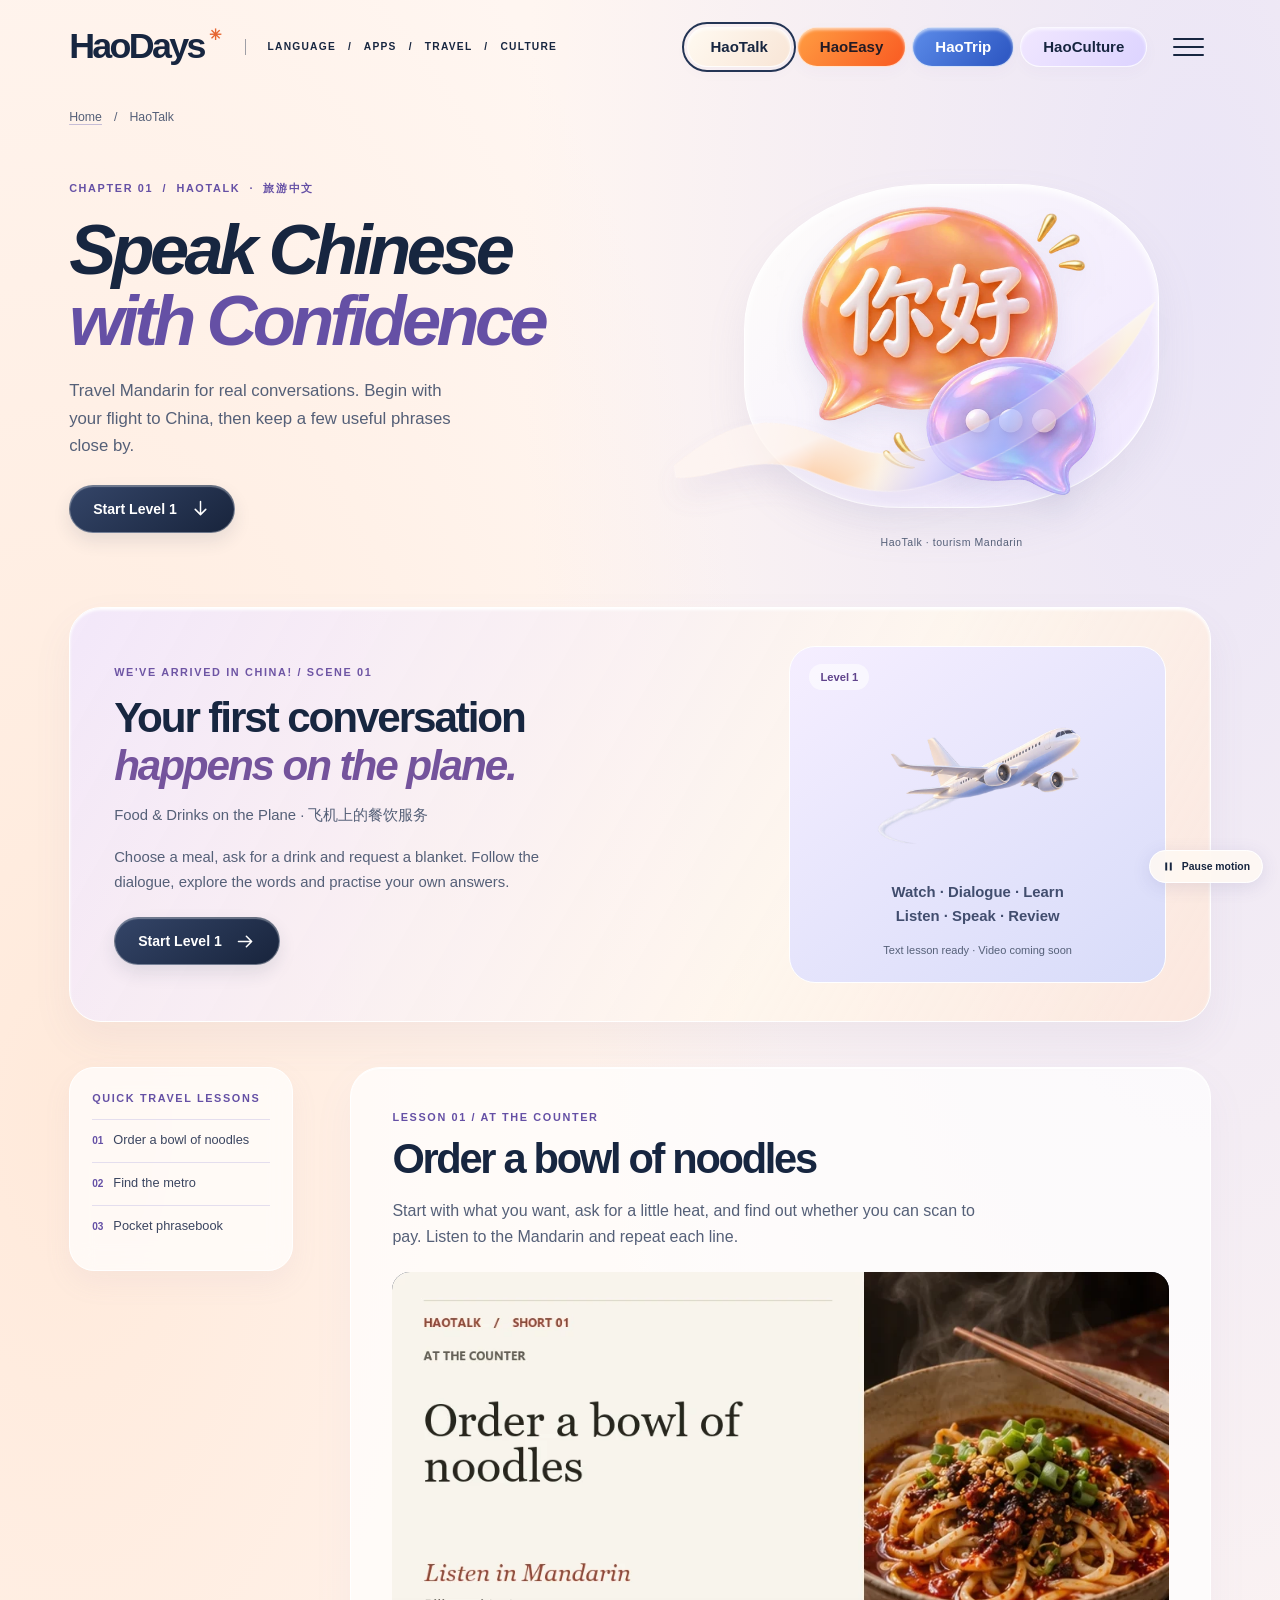
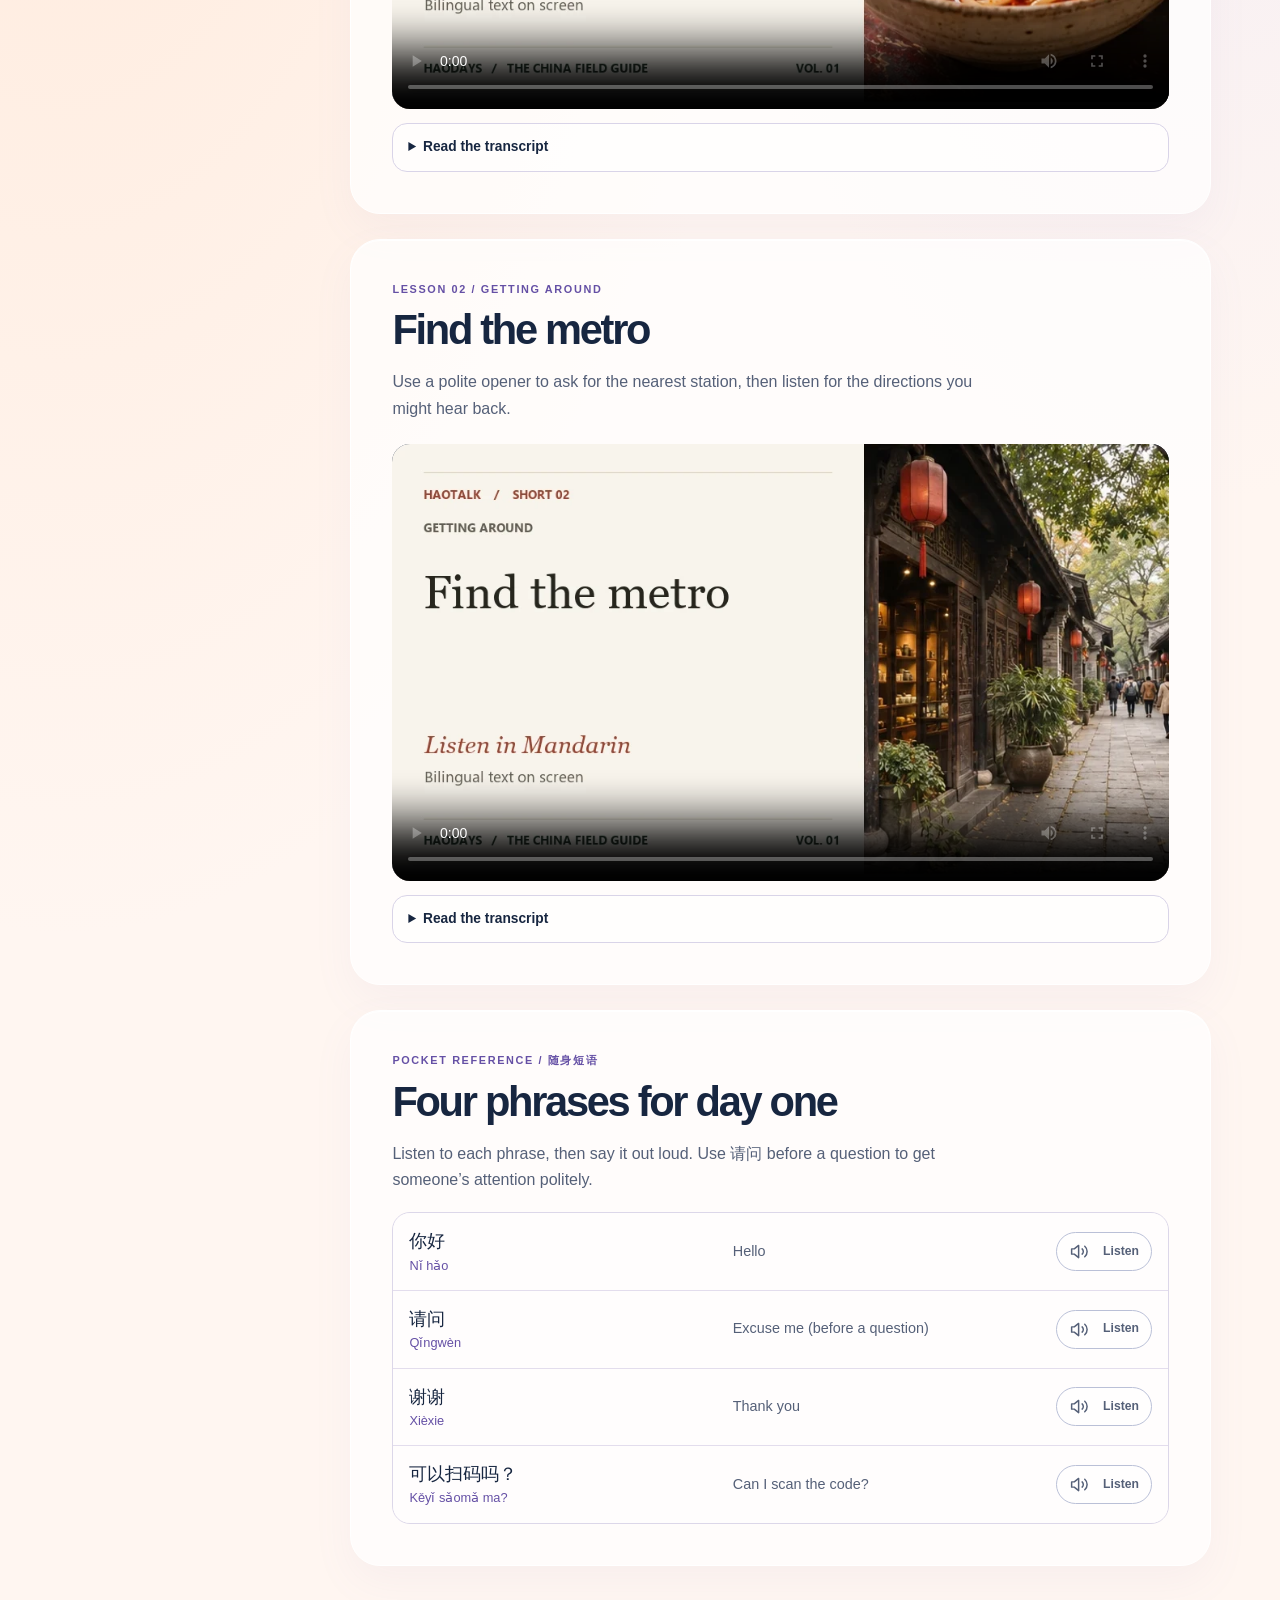
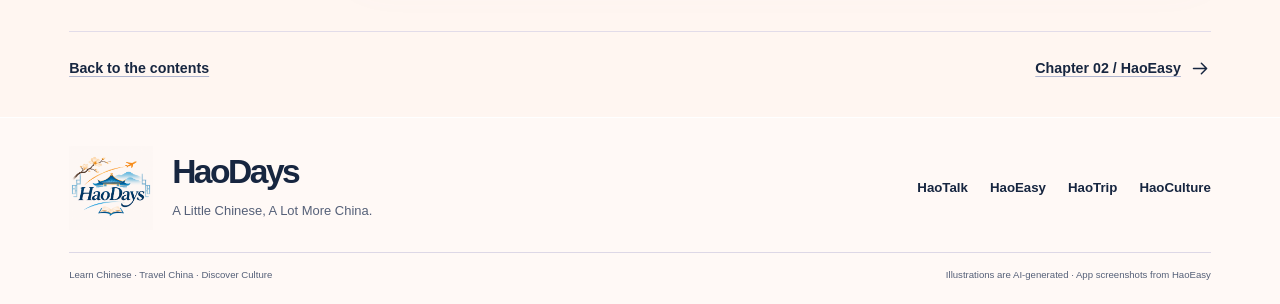
<file: haotalk.html>
<!doctype html>
<html lang="en">
<head>
  <meta charset="utf-8">
  <meta name="viewport" content="width=device-width, initial-scale=1">
  <meta name="description" content="Travel Mandarin for real conversations. Begin with your flight to China, then keep a few useful phrases close by.">
  <meta name="theme-color" content="#fff5f0">
  <title>HaoTalk — Speak Chinese with Confidence | HaoDays</title>
  <link rel="icon" type="image/png" href="assets/haodays-logo.png">
  <link rel="stylesheet" href="styles.css?v=title-1">
  <script src="script.js?v=silk-1" defer></script>
  <link rel="stylesheet" href="haotalk-level1.css?v=level1-1">
</head>
<body data-page="talk">
  <a class="skip-link" href="#main">Skip to content</a>
  <header class="site-header">
    <div class="masthead wrap">
      <a class="brand" href="index.html" aria-label="HaoDays home">HaoDays<span class="brand-spark" aria-hidden="true">✳</span></a>
      <span class="brand-label">Language <i>/</i> Apps <i>/</i> Travel <i>/</i> Culture</span>
      <nav class="site-nav" aria-label="Main navigation"><a class="nav-talk" href="haotalk.html" aria-current="page">HaoTalk</a>
<a class="nav-easy" href="haoeasy.html">HaoEasy</a>
<a class="nav-trip" href="haotrip.html">HaoTrip</a>
<a class="nav-culture" href="haoculture.html">HaoCulture</a></nav>
      <button class="nav-toggle" type="button" aria-label="Open menu" aria-controls="site-menu" aria-expanded="false"><span></span><span></span><span></span></button>
    </div>
  </header>
  <dialog class="menu-dialog" id="site-menu" aria-labelledby="menu-title">
    <button class="dialog-close" type="button" data-close-dialog aria-label="Close menu">×</button>
    <p class="eyebrow">Your next Hao day</p><h2 id="menu-title">Where shall we go?</h2>
    <nav aria-label="All pages"><a href="index.html"><span>00</span>Home</a><a href="haotalk.html"><span>01</span>HaoTalk <svg class="arrow" viewBox="0 0 24 24" fill="none" stroke="currentColor" stroke-width="1.8" stroke-linecap="round" stroke-linejoin="round" aria-hidden="true"><path d="M4 12h15m-6-6 6 6-6 6"/></svg></a>
<a href="haoeasy.html"><span>02</span>HaoEasy <svg class="arrow" viewBox="0 0 24 24" fill="none" stroke="currentColor" stroke-width="1.8" stroke-linecap="round" stroke-linejoin="round" aria-hidden="true"><path d="M4 12h15m-6-6 6 6-6 6"/></svg></a>
<a href="haotrip.html"><span>03</span>HaoTrip <svg class="arrow" viewBox="0 0 24 24" fill="none" stroke="currentColor" stroke-width="1.8" stroke-linecap="round" stroke-linejoin="round" aria-hidden="true"><path d="M4 12h15m-6-6 6 6-6 6"/></svg></a>
<a href="haoculture.html"><span>04</span>HaoCulture <svg class="arrow" viewBox="0 0 24 24" fill="none" stroke="currentColor" stroke-width="1.8" stroke-linecap="round" stroke-linejoin="round" aria-hidden="true"><path d="M4 12h15m-6-6 6 6-6 6"/></svg></a></nav>
    <p class="menu-tagline">A Little Chinese, A Lot More China.</p>
  </dialog>
  <main id="main" tabindex="-1">
    <div class="wrap">
      <nav class="breadcrumb" aria-label="Breadcrumb"><a href="index.html">Home</a><span aria-hidden="true">/</span><span aria-current="page">HaoTalk</span></nav>
      <section class="chapter-cover" aria-labelledby="chapter-title">
        <div>
          <p class="eyebrow kicker">Chapter 01 &nbsp;/&nbsp; HaoTalk &nbsp;·&nbsp; <span lang="zh-Hans">旅游中文</span></p>
          <h1 class="chapter-title" id="chapter-title">Speak Chinese <em>with Confidence</em></h1>
          <p class="cover-deck">Travel Mandarin for real conversations. Begin with your flight to China, then keep a few useful phrases close by.</p>
          <a class="button button-primary" href="haotalk-level1.html">Start Level 1 <svg class="arrow" viewBox="0 0 24 24" fill="none" stroke="currentColor" stroke-width="1.7" stroke-linecap="round" stroke-linejoin="round" aria-hidden="true"><path d="M12 4v15m-6-6 6 6 6-6"/></svg></a>
        </div>
        <figure class="chapter-visual">
          <div class="chapter-art"><svg class="silk silk-front" viewBox="-90 0 1350 700" fill="none" aria-hidden="true" focusable="false">
      <defs>
        <linearGradient id="chapter-talk-silk" x1="170" y1="280" x2="1010" y2="590" gradientUnits="userSpaceOnUse">
          <stop stop-color="#ffc5a6"/><stop offset=".19" stop-color="#ffb066"/><stop offset=".38" stop-color="#fff3dc"/>
          <stop offset=".53" stop-color="#ded8ff"/><stop offset=".72" stop-color="#a8baff"/><stop offset=".87" stop-color="#f6c2df"/><stop offset="1" stop-color="#fff2cf"/>
        </linearGradient>
        <linearGradient id="chapter-talk-shine" x1="590" y1="350" x2="660" y2="600" gradientUnits="userSpaceOnUse">
          <stop stop-color="white" stop-opacity=".84"/><stop offset=".48" stop-color="white" stop-opacity="0"/><stop offset="1" stop-color="#6455c8" stop-opacity=".2"/>
        </linearGradient>
      </defs>
      <g>
        <path d="M -90 450 C 100 330 195 365 365 470 C 560 590 910 380 1210 210 C 1125 345 970 458 765 535 C 530 625 440 620 280 525 C 120 430 20 505 -90 480 Z" fill="url(#chapter-talk-silk)" stroke="#fff9f3" stroke-opacity=".9" stroke-width="1.4">
          <animate begin="indefinite" attributeName="d" dur="10s" values="M -90 450 C 100 330 195 365 365 470 C 560 590 910 380 1210 210 C 1125 345 970 458 765 535 C 530 625 440 620 280 525 C 120 430 20 505 -90 480 Z;M -90 472 C 110 370 195 330 370 445 C 570 580 920 410 1210 190 C 1125 340 970 492 765 555 C 530 600 440 645 280 550 C 120 458 20 520 -90 502 Z;M -90 450 C 100 330 195 365 365 470 C 560 590 910 380 1210 210 C 1125 345 970 458 765 535 C 530 625 440 620 280 525 C 120 430 20 505 -90 480 Z" keyTimes="0;.5;1" calcMode="spline" keySplines=".45 0 .55 1;.45 0 .55 1" repeatCount="indefinite"/>
        </path>
        <path d="M -90 450 C 100 330 195 365 365 470 C 560 590 910 380 1210 210 C 1125 345 970 458 765 535 C 530 625 440 620 280 525 C 120 430 20 505 -90 480 Z" fill="url(#chapter-talk-shine)" stroke="white" stroke-opacity=".35" stroke-width=".8">
          <animate begin="indefinite" attributeName="d" dur="10s" values="M -90 450 C 100 330 195 365 365 470 C 560 590 910 380 1210 210 C 1125 345 970 458 765 535 C 530 625 440 620 280 525 C 120 430 20 505 -90 480 Z;M -90 472 C 110 370 195 330 370 445 C 570 580 920 410 1210 190 C 1125 340 970 492 765 555 C 530 600 440 645 280 550 C 120 458 20 520 -90 502 Z;M -90 450 C 100 330 195 365 365 470 C 560 590 910 380 1210 210 C 1125 345 970 458 765 535 C 530 625 440 620 280 525 C 120 430 20 505 -90 480 Z" keyTimes="0;.5;1" calcMode="spline" keySplines=".45 0 .55 1;.45 0 .55 1" repeatCount="indefinite"/>
        </path>
      </g>
    </svg><img src="assets/design/talk.webp" alt="" width="512" height="512" fetchpriority="high"></div>
          <figcaption class="image-caption">HaoTalk · tourism Mandarin</figcaption>
        </figure>
      </section>
      <section class="talk-course-feature" aria-labelledby="talk-course-title">
        <div><p class="eyebrow">We've Arrived in China! / Scene 01</p><h2 id="talk-course-title">Your first conversation<br><em>happens on the plane.</em></h2><p>Food &amp; Drinks on the Plane · <span lang="zh-Hans">飞机上的餐饮服务</span></p><p>Choose a meal, ask for a drink and request a blanket. Follow the dialogue, explore the words and practise your own answers.</p><a class="button button-primary" href="haotalk-level1.html">Start Level 1 <svg class="arrow" viewBox="0 0 24 24" fill="none" stroke="currentColor" stroke-width="1.8" stroke-linecap="round" stroke-linejoin="round" aria-hidden="true"><path d="M4 12h15m-6-6 6 6-6 6"/></svg></a></div>
        <div class="talk-course-card"><span class="talk-course-level">Level 1</span><img src="assets/design/trip.webp" alt="" width="512" height="512" loading="lazy"><p>Watch · Dialogue · Learn<br>Listen · Speak · Review</p><small>Text lesson ready · Video coming soon</small></div>
      </section>
      <div class="reading-layout">
        <nav class="chapter-index" aria-label="In this chapter">
          <p class="eyebrow">Quick travel lessons</p>
          <ol>
          <li><a href="#noodles"><span aria-hidden="true">01</span>Order a bowl of noodles</a></li>
          <li><a href="#metro"><span aria-hidden="true">02</span>Find the metro</a></li>
          <li><a href="#phrasebook"><span aria-hidden="true">03</span>Pocket phrasebook</a></li>
          </ol>
        </nav>
        <div class="reading-flow">
      <section class="story reveal" id="noodles" aria-labelledby="noodles-title">
        <p class="eyebrow">Lesson 01 / At the counter</p>
        <h2 id="noodles-title">Order a bowl of noodles</h2>
        <p>Start with what you want, ask for a little heat, and find out whether you can scan to pay. Listen to the Mandarin and repeat each line.</p>
        <video class="video-player" src="assets/noodles.mp4" poster="assets/noodles-poster.webp" controls playsinline preload="metadata" aria-label="Order a bowl of noodles">
          Your browser cannot play this video. <a href="assets/noodles.mp4">Open the video file</a>.
        </video>
        <details class="transcript">
          <summary>Read the transcript</summary>
          <ul>
            <li><span lang="zh-Hans">你好，我想要一碗面。</span> · Nǐ hǎo, wǒ xiǎng yào yì wǎn miàn. · Hello, I’d like a bowl of noodles.</li>
            <li><span lang="zh-Hans">微辣，谢谢。</span> · Wēilà, xièxie. · Mildly spicy, please.</li>
            <li><span lang="zh-Hans">可以扫码吗？</span> · Kěyǐ sǎomǎ ma? · Can I scan the code?</li>
          </ul>
        </details>

      </section>
      <section class="story reveal" id="metro" aria-labelledby="metro-title">
        <p class="eyebrow">Lesson 02 / Getting around</p>
        <h2 id="metro-title">Find the metro</h2>
        <p>Use a polite opener to ask for the nearest station, then listen for the directions you might hear back.</p>
        <video class="video-player" src="assets/metro.mp4" poster="assets/metro-poster.webp" controls playsinline preload="metadata" aria-label="Find the metro">
          Your browser cannot play this video. <a href="assets/metro.mp4">Open the video file</a>.
        </video>
        <details class="transcript">
          <summary>Read the transcript</summary>
          <ul>
            <li><span lang="zh-Hans">请问，地铁站在哪儿？</span> · Qǐngwèn, dìtiězhàn zài nǎr? · Excuse me, where’s the metro station?</li>
            <li><span lang="zh-Hans">一直走，然后左转。</span> · Yìzhí zǒu, ránhòu zuǒ zhuǎn. · Go straight, then turn left.</li>
            <li><span lang="zh-Hans">谢谢！</span> · Xièxie! · Thank you!</li>
          </ul>
        </details>

      </section>
      <section class="story reveal" id="phrasebook" aria-labelledby="phrasebook-title">
        <p class="eyebrow">Pocket reference / 随身短语</p>
        <h2 id="phrasebook-title">Four phrases for day one</h2>
        <p>Listen to each phrase, then say it out loud. Use <span lang="zh-Hans">请问</span> before a question to get someone’s attention politely.</p>
        <dl class="phrase-list">
          <div class="phrase-row">
            <dt><span lang="zh-Hans">你好</span><span>Nǐ hǎo</span></dt>
            <dd>Hello</dd>
            <dd><button class="button button-outline" type="button" data-audio="assets/hello.wav" aria-label="Listen to 你好"><svg class="arrow" viewBox="0 0 24 24" fill="none" stroke="currentColor" stroke-width="1.7" stroke-linecap="round" stroke-linejoin="round" aria-hidden="true"><path d="M11 5 6 9H3v6h3l5 4V5Zm4 4a4 4 0 0 1 0 6m3-9a8 8 0 0 1 0 12"/></svg> Listen</button></dd>
          </div>
          <div class="phrase-row">
            <dt><span lang="zh-Hans">请问</span><span>Qǐngwèn</span></dt>
            <dd>Excuse me (before a question)</dd>
            <dd><button class="button button-outline" type="button" data-audio="assets/excuse-me.wav" aria-label="Listen to 请问"><svg class="arrow" viewBox="0 0 24 24" fill="none" stroke="currentColor" stroke-width="1.7" stroke-linecap="round" stroke-linejoin="round" aria-hidden="true"><path d="M11 5 6 9H3v6h3l5 4V5Zm4 4a4 4 0 0 1 0 6m3-9a8 8 0 0 1 0 12"/></svg> Listen</button></dd>
          </div>
          <div class="phrase-row">
            <dt><span lang="zh-Hans">谢谢</span><span>Xièxie</span></dt>
            <dd>Thank you</dd>
            <dd><button class="button button-outline" type="button" data-audio="assets/thank-you.wav" aria-label="Listen to 谢谢"><svg class="arrow" viewBox="0 0 24 24" fill="none" stroke="currentColor" stroke-width="1.7" stroke-linecap="round" stroke-linejoin="round" aria-hidden="true"><path d="M11 5 6 9H3v6h3l5 4V5Zm4 4a4 4 0 0 1 0 6m3-9a8 8 0 0 1 0 12"/></svg> Listen</button></dd>
          </div>
          <div class="phrase-row">
            <dt><span lang="zh-Hans">可以扫码吗？</span><span>Kěyǐ sǎomǎ ma?</span></dt>
            <dd>Can I scan the code?</dd>
            <dd><button class="button button-outline" type="button" data-audio="assets/scan-code.wav" aria-label="Listen to 可以扫码吗？"><svg class="arrow" viewBox="0 0 24 24" fill="none" stroke="currentColor" stroke-width="1.7" stroke-linecap="round" stroke-linejoin="round" aria-hidden="true"><path d="M11 5 6 9H3v6h3l5 4V5Zm4 4a4 4 0 0 1 0 6m3-9a8 8 0 0 1 0 12"/></svg> Listen</button></dd>
          </div>
        </dl>
        <p class="audio-status" id="audio-status" role="status"></p>
      </section>
        </div>
      </div>
      <div class="chapter-next">
        <a class="text-link" href="index.html#contents">Back to the contents</a>
        <a class="text-link" href="haoeasy.html">Chapter 02 / HaoEasy <svg class="arrow" viewBox="0 0 24 24" fill="none" stroke="currentColor" stroke-width="1.7" stroke-linecap="round" stroke-linejoin="round" aria-hidden="true"><path d="M4 12h15m-6-6 6 6-6 6"/></svg></a>
      </div>
    </div>
  </main>
  <footer class="site-footer">
    <div class="wrap">
      <div class="footer-main">
        <div class="footer-identity">
          <img src="assets/haodays-logo.png" alt="" width="94" height="94" loading="lazy">
          <div><a class="footer-brand" href="index.html">HaoDays</a><p>A Little Chinese, A Lot More China.</p></div>
        </div>
        <nav class="footer-nav" aria-label="Footer navigation"><a href="haotalk.html">HaoTalk</a>
<a href="haoeasy.html">HaoEasy</a>
<a href="haotrip.html">HaoTrip</a>
<a href="haoculture.html">HaoCulture</a></nav>
      </div>
      <div class="footer-meta"><span>Learn Chinese · Travel China · Discover Culture</span><span>Illustrations are AI-generated · App screenshots from HaoEasy</span></div>
    </div>
  </footer>
  <button type="button" class="motion-toggle" aria-pressed="false">
    <svg class="pause-icon" viewBox="0 0 20 20" fill="currentColor" aria-hidden="true"><path d="M5 4h3v12H5zm7 0h3v12h-3z"/></svg>
    <svg class="play-icon" viewBox="0 0 20 20" fill="currentColor" aria-hidden="true"><path d="m6 3 11 7-11 7z"/></svg>
    <span>Pause motion</span>
  </button>
</body>
</html>
</file>
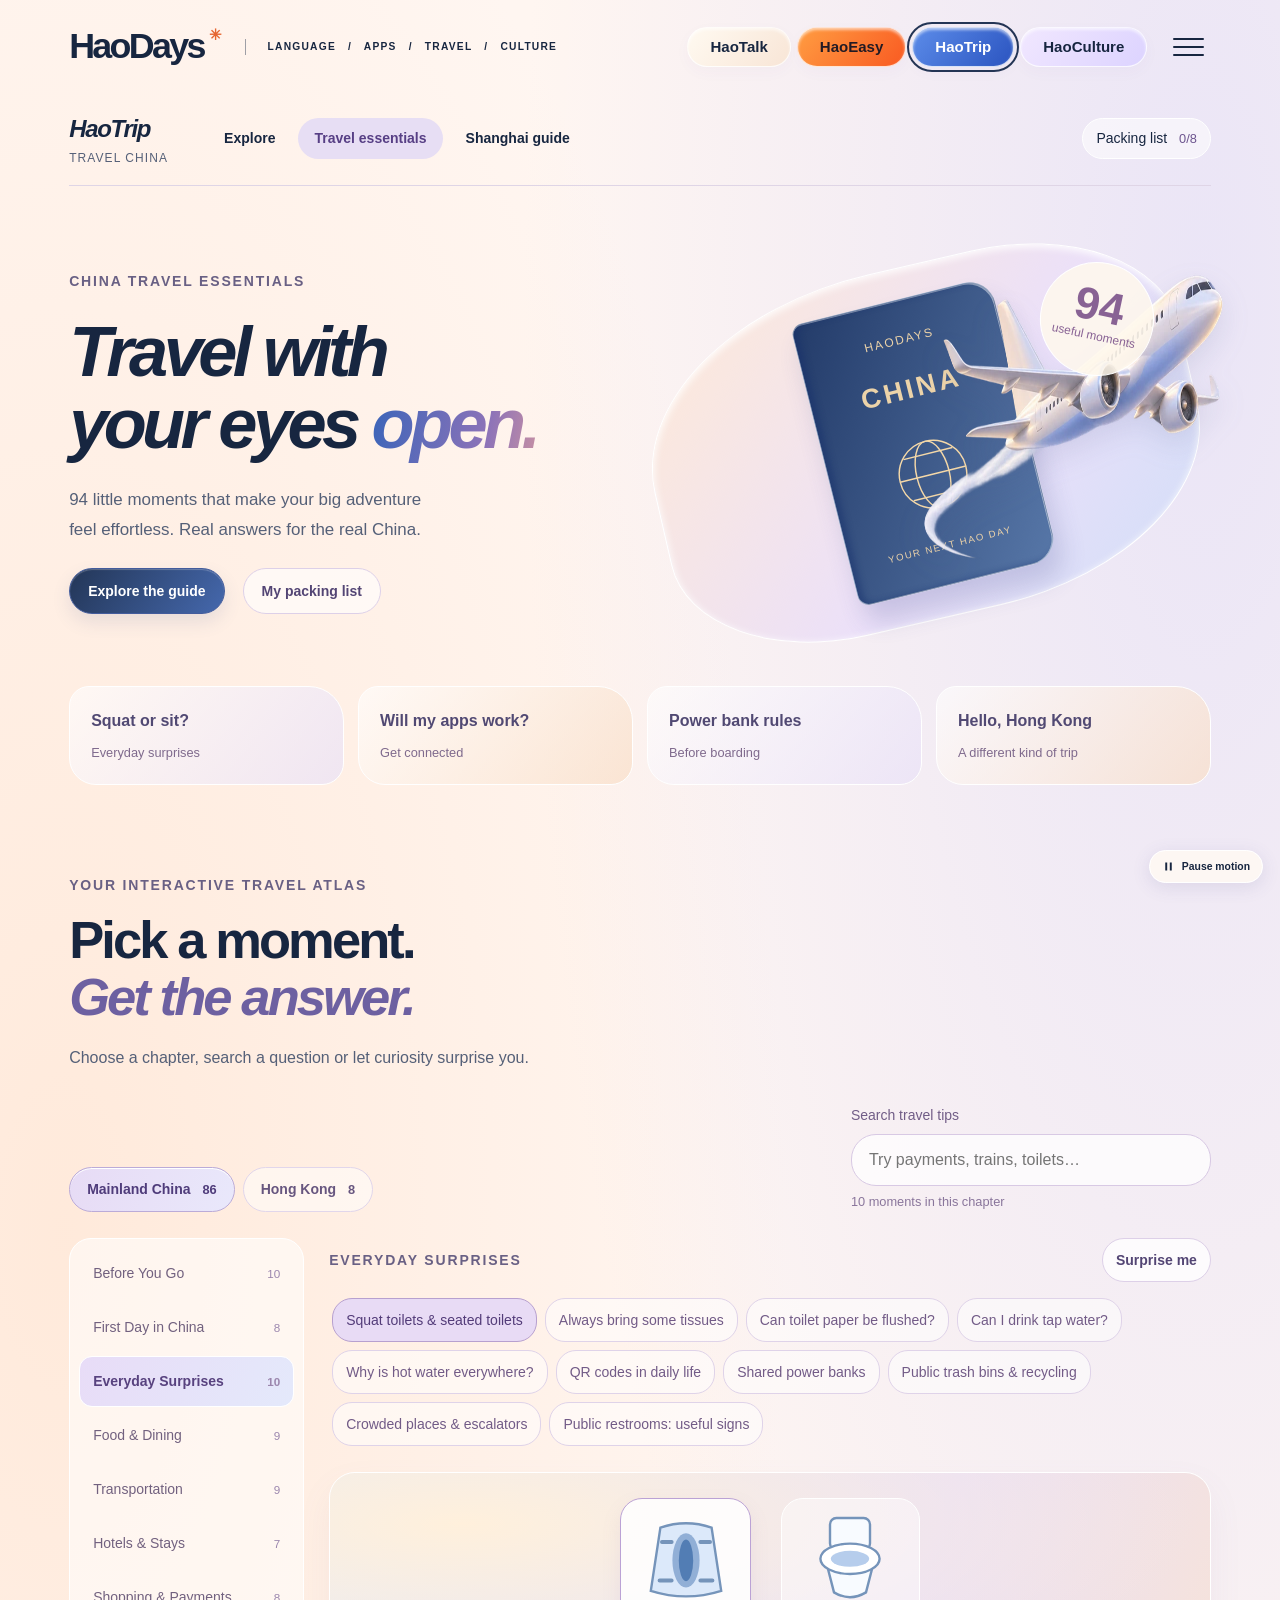
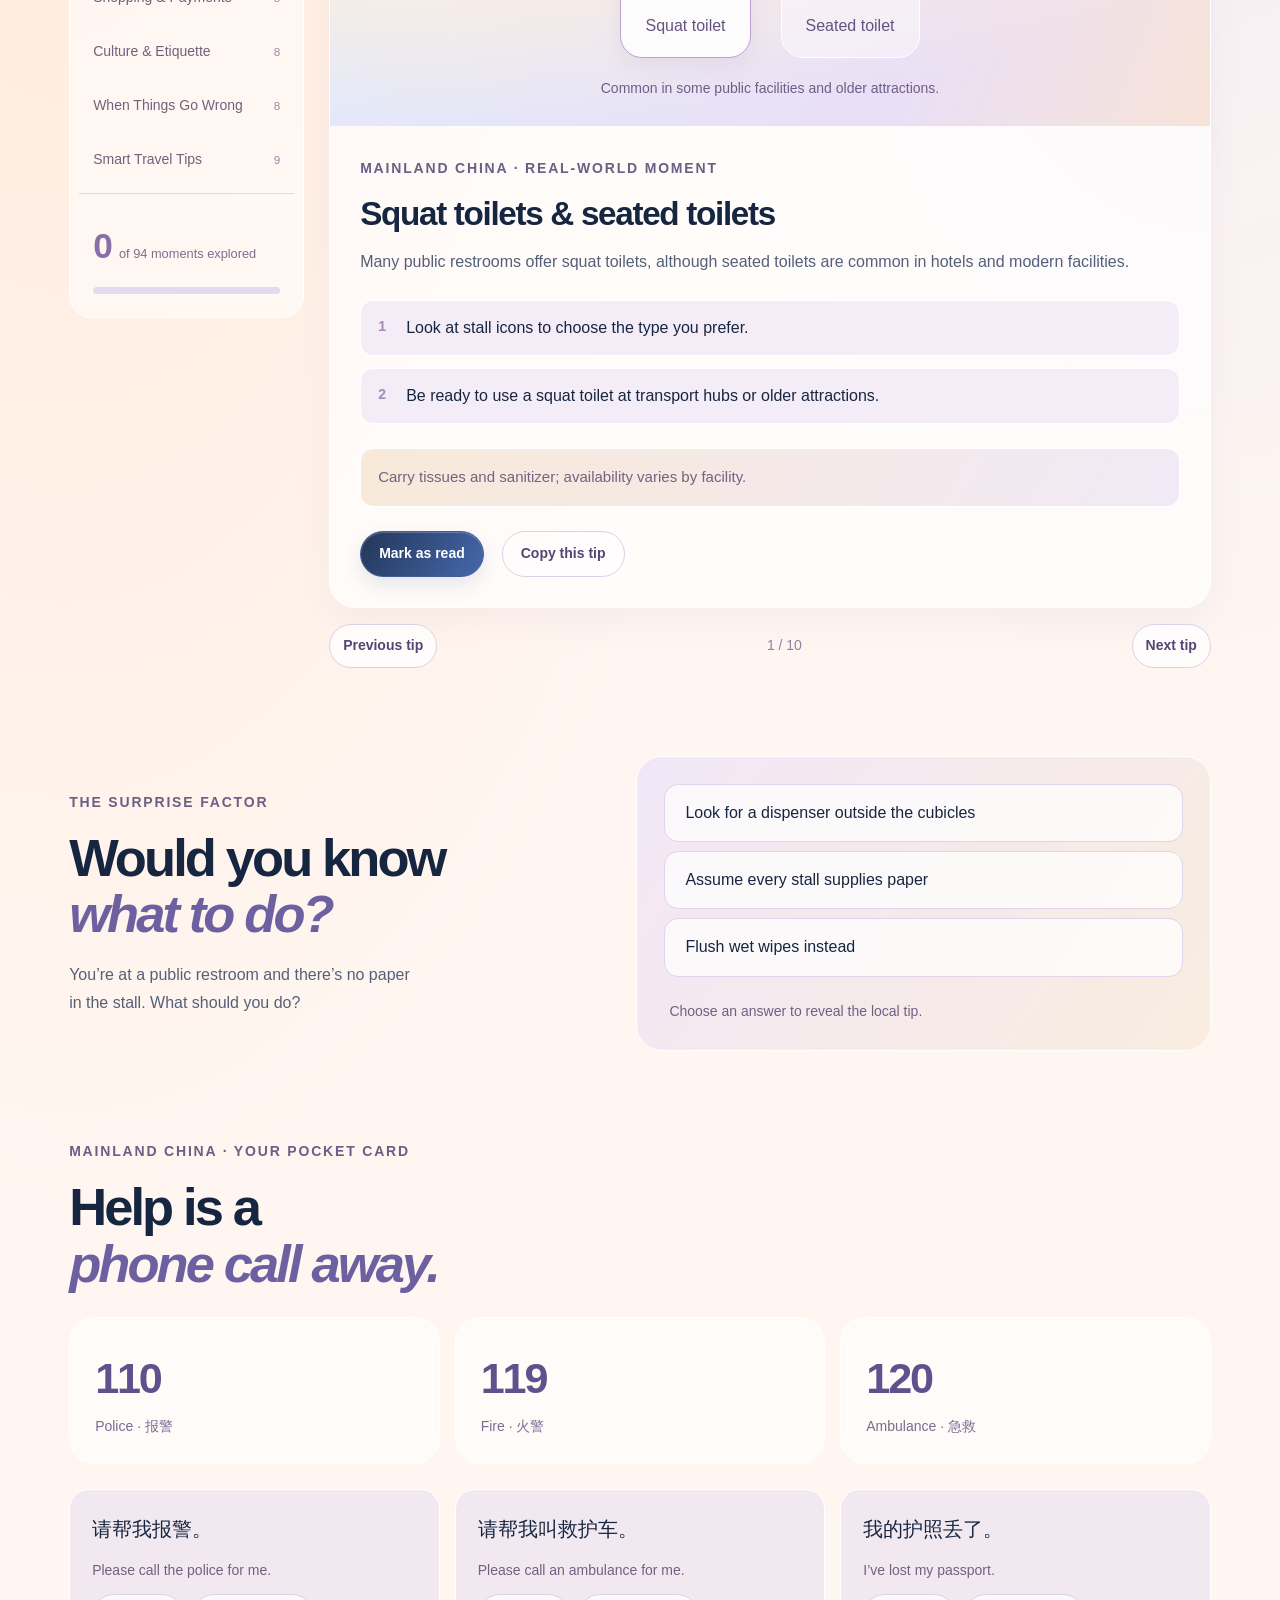
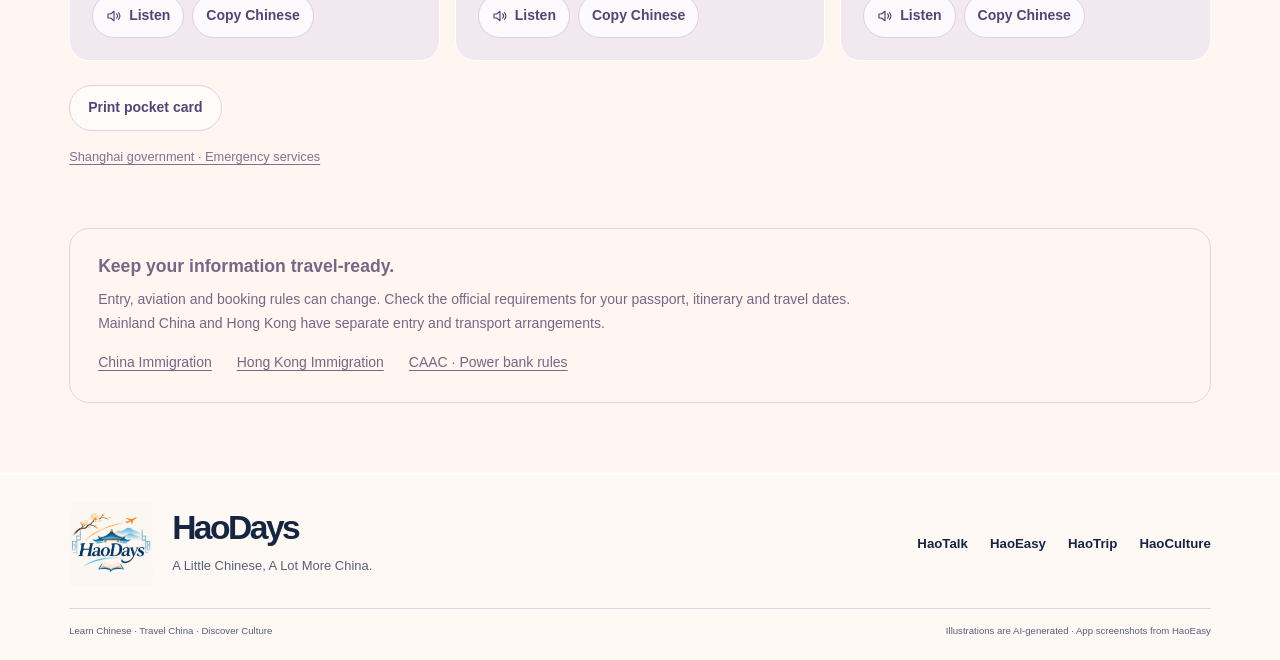
<file: haotrip-essentials.html>
<!doctype html>
<html lang="en"><head><meta charset="utf-8"><meta name="viewport" content="width=device-width, initial-scale=1"><meta name="description" content="94 practical travel moments: mainland China and Hong Kong, a searchable guide, a packing checklist and an emergency pocket card."><meta name="theme-color" content="#fff5f0"><title>China Travel Essentials — HaoTrip | HaoDays</title><link rel="icon" href="assets/haodays-logo.png"><link rel="stylesheet" href="styles.css?v=title-1"><link rel="stylesheet" href="haotrip.css?v=emergency-audio-1"><script src="haotrip-data.js?v=trip-1" defer></script><script src="script.js?v=motion-1" defer></script><script src="haotrip.js?v=emergency-audio-1" defer></script></head>
<body data-page="trip" data-trip="essentials">
  <a class="skip-link" href="#main">Skip to content</a>
  <header class="site-header">
    <div class="masthead wrap">
      <a class="brand" href="index.html" aria-label="HaoDays home">HaoDays<span class="brand-spark" aria-hidden="true">✳</span></a>
      <span class="brand-label">Language <i>/</i> Apps <i>/</i> Travel <i>/</i> Culture</span>
      <nav class="site-nav" aria-label="Main navigation"><a class="nav-talk" href="haotalk.html">HaoTalk</a>
<a class="nav-easy" href="haoeasy.html">HaoEasy</a>
<a class="nav-trip" href="haotrip.html" aria-current="page">HaoTrip</a>
<a class="nav-culture" href="haoculture.html">HaoCulture</a></nav>
      <button class="nav-toggle" type="button" aria-label="Open menu" aria-controls="site-menu" aria-expanded="false"><span></span><span></span><span></span></button>
    </div>
  </header>
  <dialog class="menu-dialog" id="site-menu" aria-labelledby="menu-title">
    <button class="dialog-close" type="button" data-close-dialog aria-label="Close menu">×</button>
    <p class="eyebrow">Your next Hao day</p><h2 id="menu-title">Where shall we go?</h2>
    <nav aria-label="All pages"><a href="index.html"><span>00</span>Home</a><a href="haotalk.html"><span>01</span>HaoTalk <svg class="arrow" viewBox="0 0 24 24" fill="none" stroke="currentColor" stroke-width="1.8" stroke-linecap="round" stroke-linejoin="round" aria-hidden="true"><path d="M4 12h15m-6-6 6 6-6 6"/></svg></a>
<a href="haoeasy.html"><span>02</span>HaoEasy <svg class="arrow" viewBox="0 0 24 24" fill="none" stroke="currentColor" stroke-width="1.8" stroke-linecap="round" stroke-linejoin="round" aria-hidden="true"><path d="M4 12h15m-6-6 6 6-6 6"/></svg></a>
<a href="haotrip.html"><span>03</span>HaoTrip <svg class="arrow" viewBox="0 0 24 24" fill="none" stroke="currentColor" stroke-width="1.8" stroke-linecap="round" stroke-linejoin="round" aria-hidden="true"><path d="M4 12h15m-6-6 6 6-6 6"/></svg></a>
<a href="haoculture.html"><span>04</span>HaoCulture <svg class="arrow" viewBox="0 0 24 24" fill="none" stroke="currentColor" stroke-width="1.8" stroke-linecap="round" stroke-linejoin="round" aria-hidden="true"><path d="M4 12h15m-6-6 6 6-6 6"/></svg></a></nav>
    <p class="menu-tagline">A Little Chinese, A Lot More China.</p>
  </dialog>
<div class="trip-subnav wrap"><a class="trip-wordmark" href="haotrip.html">HaoTrip<span>Travel China</span></a><nav aria-label="HaoTrip pages"><a href="haotrip.html">Explore</a><a href="haotrip-essentials.html" aria-current="page">Travel essentials</a><a href="haotrip-shanghai.html">Shanghai guide</a></nav><div class="trip-nav-tools"><button type="button" class="trip-nav-tool" data-open-prep>Packing list <span data-prep-mini>0/8</span></button></div></div>
<main id="main" tabindex="-1" class="trip-main"><div class="wrap">
<section class="trip-hero trip-guide-hero"><div class="trip-hero-copy"><p class="trip-kicker">China travel essentials</p><h1>Travel with<br>your eyes <em>open.</em></h1><p class="trip-deck">94 little moments that make your big adventure feel effortless. Real answers for the real China.</p><div class="trip-actions"><a class="trip-button trip-primary" href="#atlas">Explore the guide</a><button type="button" class="trip-button" data-open-prep>My packing list</button></div></div><div class="trip-guide-art" aria-hidden="true"><span class="trip-art-orbit"></span><div class="trip-passport"><span>HAODAYS</span><strong>CHINA</strong><svg viewBox="0 0 100 100" fill="none"><circle cx="50" cy="50" r="35"/><ellipse cx="50" cy="50" rx="17" ry="35"/><path d="M15 50h70M24 28h52M24 72h52"/></svg><span>YOUR NEXT HAO DAY</span></div><img src="assets/design/trip.webp" width="512" height="512" alt=""><span class="trip-art-stamp">94<small>useful moments</small></span></div></section>
<div class="trip-quick-scenes"><button type="button" class="trip-scene-chip" data-quick-topic="g19"><span>Squat or sit?</span><small>Everyday surprises</small></button><button type="button" class="trip-scene-chip" data-quick-topic="g03"><span>Will my apps work?</span><small>Get connected</small></button><button type="button" class="trip-scene-chip" data-quick-topic="g08"><span>Power bank rules</span><small>Before boarding</small></button><button type="button" class="trip-scene-chip" data-quick-topic="hk2"><span>Hello, Hong Kong</span><small>A different kind of trip</small></button></div>
<section class="trip-section" id="atlas"><div class="trip-section-head"><p class="trip-kicker">Your interactive travel atlas</p><h2>Pick a moment.<br><em>Get the answer.</em></h2><p>Choose a chapter, search a question or let curiosity surprise you.</p></div><div class="trip-atlas-toolbar"><div class="trip-filter-bar" aria-label="Guide region"><button type="button" class="trip-pill" data-region="mainland" aria-pressed="true">Mainland China <span>86</span></button><button type="button" class="trip-pill" data-region="hk" aria-pressed="false">Hong Kong <span>8</span></button></div><div class="trip-search"><label for="guide-search">Search travel tips</label><input type="search" id="guide-search" placeholder="Try payments, trains, toilets…" autocomplete="off"><span id="guide-search-count" role="status"></span></div></div><div class="trip-atlas"><aside class="trip-atlas-sidebar"><div id="guide-categories"><button type="button" class="trip-category" data-category="before" aria-pressed="false"><span>Before You Go</span><small>10</small></button><button type="button" class="trip-category" data-category="arrival" aria-pressed="false"><span>First Day in China</span><small>8</small></button><button type="button" class="trip-category" data-category="everyday" aria-pressed="true"><span>Everyday Surprises</span><small>10</small></button><button type="button" class="trip-category" data-category="food" aria-pressed="false"><span>Food &amp; Dining</span><small>9</small></button><button type="button" class="trip-category" data-category="transport" aria-pressed="false"><span>Transportation</span><small>9</small></button><button type="button" class="trip-category" data-category="stay" aria-pressed="false"><span>Hotels &amp; Stays</span><small>7</small></button><button type="button" class="trip-category" data-category="money" aria-pressed="false"><span>Shopping &amp; Payments</span><small>8</small></button><button type="button" class="trip-category" data-category="etiquette" aria-pressed="false"><span>Culture &amp; Etiquette</span><small>8</small></button><button type="button" class="trip-category" data-category="emergency" aria-pressed="false"><span>When Things Go Wrong</span><small>8</small></button><button type="button" class="trip-category" data-category="smart" aria-pressed="false"><span>Smart Travel Tips</span><small>9</small></button></div><div class="trip-read-progress"><strong id="guide-read-count">0</strong><span>of 94 moments explored</span><progress id="guide-read-progress" max="94" value="0" aria-label="Guide topics marked as read"></progress></div></aside><div class="trip-atlas-body"><div class="trip-topic-bar"><p class="trip-kicker" id="guide-category-label">Everyday surprises</p><button type="button" class="trip-small-button" id="guide-surprise">Surprise me</button></div><div id="guide-topics" class="trip-topic-list" aria-label="Guide topics"></div><article class="trip-guide-story" id="guide-story" aria-labelledby="guide-story-title"><div class="trip-story-art" id="guide-scene"></div><div class="trip-story-copy"><p class="trip-kicker" id="guide-position">Mainland China</p><h3 id="guide-story-title" tabindex="-1">Squat toilets &amp; seated toilets</h3><p id="guide-intro">Many public restrooms offer squat toilets, although seated toilets are common in hotels and modern facilities.</p><ol class="trip-action-steps" id="guide-steps"></ol><p class="trip-guide-note" id="guide-note"></p><div class="trip-actions"><button type="button" class="trip-button trip-primary" id="guide-read" aria-pressed="false">Mark as read</button><button type="button" class="trip-button" id="guide-copy">Copy this tip</button></div></div></article><p id="guide-empty" class="trip-empty" hidden>No matching moments. Try a shorter search or another region.</p><div class="trip-story-pagination"><button type="button" class="trip-small-button" id="guide-prev">Previous tip</button><span id="guide-page-position"></span><button type="button" class="trip-small-button" id="guide-next">Next tip</button></div></div></div><div class="trip-fallback"><h3>All travel notes</h3><details><summary>Visa &amp; entry rules</summary><p>Check the rules for your passport, not someone else&#x27;s. Visa-free policies depend on nationality, purpose and length of stay.</p><ul><li>Check the official Chinese embassy or National Immigration Administration website for your exact passport.</li><li>Keep your onward ticket, hotel details and return itinerary easy to access.</li></ul><p>Entry rules can change; verify again shortly before departure.</p></details><details><summary>Passport &amp; document backup</summary><p>Keep your identity documents usable even if your phone battery dies.</p><ul><li>Check that your passport meets entry and airline requirements.</li><li>Save an offline copy of your passport information page and insurance details.</li></ul><p>Keep originals secure; a photo does not replace a required original.</p></details><details><summary>Internet &amp; overseas apps</summary><p>Some websites and international apps may not work normally on mainland Chinese networks.</p><ul><li>Decide whether to use international roaming, an eligible travel eSIM or local mobile service.</li><li>Download offline maps, contacts and essential information before flying.</li></ul><p>Check current access rules; unauthorized VPN services can carry legal risks.</p></details><details><summary>SIM card, eSIM or roaming?</summary><p>The easiest connectivity option depends on your phone and your trip.</p><ul><li>Check whether your handset supports eSIM and whether your plan covers mainland China.</li><li>Compare activation steps, data limits, costs and number availability.</li></ul><p>Some China-only services may need a local mobile number for verification.</p></details><details><summary>Set up mobile payments</summary><p>QR payments are extremely common in shops, restaurants and taxis.</p><ul><li>Install official Alipay or WeChat apps and explore international card setup before your trip.</li><li>Keep a second payment method and some RMB cash as a fallback.</li></ul><p>Your bank may block an unfamiliar transaction; make sure you can reach it.</p></details><details><summary>The China app starter kit</summary><p>A few well-chosen apps can replace hours of guesswork.</p><ul><li>Prepare maps, translation, payment and transport apps in advance.</li><li>Learn how to copy Chinese addresses, not just English place names.</li></ul><p>Link to HaoEasy for step-by-step app walkthroughs.</p></details><details><summary>Power plugs &amp; charging</summary><p>Don&#x27;t land with the wrong plug or a charger that cannot handle local power.</p><ul><li>Mainland China commonly uses 220V/50Hz electricity and several plug shapes; pack a suitable adapter.</li><li>Check the voltage rating on hair tools or other appliances before using them.</li></ul><p>Most modern phone and laptop chargers support 100–240V, but verify yours.</p></details><details><summary>Power banks on domestic flights</summary><p>A useful power bank can be stopped at security if it lacks the required marking.</p><ul><li>Check the clear, valid CCC/3C marking if you plan to fly within mainland China.</li><li>Keep power banks in carry-on baggage and confirm airline capacity rules.</li></ul><p>Domestic flights restrict power banks without clear valid 3C marks or in recalled batches.</p></details><details><summary>Medication &amp; travel insurance</summary><p>Plan for needs that are harder to solve in another language.</p><ul><li>Carry medications in their original packaging with any relevant prescription documentation.</li><li>Choose insurance that fits your medical care, activities and destinations.</li></ul><p>Check restrictions for controlled medicines before travel.</p></details><details><summary>What to pack beyond clothes</summary><p>Small everyday items make the first 24 hours much easier.</p><ul><li>Pack tissues, hand sanitizer, a reusable bottle, appropriate shoes and your charging adapter.</li><li>Keep a lightweight layer, weather protection and offline hotel address handy.</li></ul><p>Weather can vary dramatically across China; check your specific city and dates.</p></details><details><summary>Immigration: what to expect</summary><p>Arrival can involve passport checks and questions about your visit.</p><ul><li>Keep your destination address, return/onward plans and any required documents accessible.</li><li>Follow official signs and instructions; allow time before making tight connections.</li></ul><p>Requirements vary by route, passport and current immigration policy.</p></details><details><summary>Your first hour after landing</summary><p>A calm arrival is often just a sequence of small decisions.</p><ul><li>Connect to your prepared mobile service and confirm your hotel address.</li><li>Choose an authorized taxi stand, airport train or transit route before leaving the terminal.</li></ul><p>Avoid accepting unsolicited private rides inside the arrivals hall.</p></details><details><summary>Airport Wi-Fi &amp; verification</summary><p>Free Wi-Fi is useful, but joining a network can sometimes need extra steps.</p><ul><li>Look for official airport network details rather than unknown hotspots.</li><li>Have an alternative connection if a phone-number verification step does not work.</li></ul><p>Never enter card details into suspicious login pages.</p></details><details><summary>Getting cash in RMB</summary><p>Even if you pay by phone most of the time, a backup matters.</p><ul><li>Use bank ATMs or authorized exchange counters to get modest RMB cash.</li><li>Check exchange and withdrawal charges with your card issuer.</li></ul><p>Keep some smaller denominations for situations where making change is difficult.</p></details><details><summary>Your first QR payment</summary><p>The QR code you see at a counter is not always the same type.</p><ul><li>A merchant may ask you to scan their code or show your payment code to be scanned.</li><li>Confirm the displayed amount before approving payment.</li></ul><p>Use only trusted payment apps and check the merchant name.</p></details><details><summary>Finding a legitimate taxi</summary><p>The easiest ride is usually the one booked through an official channel.</p><ul><li>Follow airport taxi signs or arrange a ride through a reputable app.</li><li>Match your vehicle and plate to your booking details.</li></ul><p>Save your hotel&#x27;s name and address in Chinese.</p></details><details><summary>Hotel check-in with a passport</summary><p>Your hotel will usually register your accommodation details.</p><ul><li>Keep your passport and booking confirmation easy to reach.</li><li>Check the property&#x27;s policy on deposits, check-in times and foreign-card payments.</li></ul><p>Don&#x27;t assume every staff member speaks English; show the reservation screen.</p></details><details><summary>Your first meal without Mandarin</summary><p>You can order a good meal without knowing every character.</p><ul><li>Choose a place with photographs or use your camera translation tool on a menu.</li><li>Show a clear Chinese dish name and quantity if needed.</li></ul><p>For allergies, use a carefully translated written card and confirm with staff.</p></details><details><summary>Squat toilets &amp; seated toilets</summary><p>Many public restrooms offer squat toilets, although seated toilets are common in hotels and modern facilities.</p><ul><li>Look at stall icons to choose the type you prefer.</li><li>Be ready to use a squat toilet at transport hubs or older attractions.</li></ul><p>Carry tissues and sanitizer; availability varies by facility.</p></details><details><summary>Always bring some tissues</summary><p>Toilet paper is not guaranteed in every public restroom.</p><ul><li>Keep a compact pack in your day bag.</li><li>Check whether a dispenser is outside the cubicles before entering.</li></ul><p>Use the posted instructions for where used paper belongs.</p></details><details><summary>Can toilet paper be flushed?</summary><p>Restroom plumbing and disposal practices vary.</p><ul><li>Look for a sign or bin indicating the facility&#x27;s paper-disposal procedure.</li><li>When unsure, follow the posted local instruction rather than assuming.</li></ul><p>Avoid flushing wipes, sanitary items or other non-toilet-paper products.</p></details><details><summary>Can I drink tap water?</summary><p>Travelers generally should not drink untreated tap water in mainland China.</p><ul><li>Choose sealed bottled water or properly boiled/filtered drinking water.</li><li>Look for designated drinking-water dispensers in hotels and stations.</li></ul><p>A kettle is not proof the tap water itself is drinkable without treatment.</p></details><details><summary>Why is hot water everywhere?</summary><p>Hot and warm drinking water is common in homes, stations and restaurants.</p><ul><li>Ask for hot water if you want it, or request cold water specifically.</li><li>Let very hot water cool before drinking.</li></ul><p>A restaurant may offer tea or warm water rather than ice water.</p></details><details><summary>QR codes in daily life</summary><p>QR codes may handle payment, menus, queues, tickets and service requests.</p><ul><li>Check whether the code opens a menu, a mini-program or a payment screen.</li><li>If a code does not load, ask staff for a manual alternative.</li></ul><p>Avoid scanning random codes posted over official signs.</p></details><details><summary>Shared power banks</summary><p>Shopping malls and restaurants may offer rentable charging batteries.</p><ul><li>Check the return locations and charging fee before renting.</li><li>Confirm the app works with your payment setup.</li></ul><p>Return the device properly; leaving without checking out may keep fees running.</p></details><details><summary>Public trash bins &amp; recycling</summary><p>Waste sorting labels can be different from home.</p><ul><li>Look for the posted categories before throwing items away.</li><li>Carry small rubbish until you find a bin.</li></ul><p>Follow local rules rather than guessing from bin color alone.</p></details><details><summary>Crowded places &amp; escalators</summary><p>Large cities move quickly, especially near metros.</p><ul><li>Keep bags close to you and check signs for queues and train exits.</li><li>Avoid stopping abruptly at the top of escalators or in station passageways.</li></ul><p>Give yourself extra time at major hubs and during holidays.</p></details><details><summary>Public restrooms: useful signs</summary><p>Recognizing a few symbols saves time during a busy day.</p><ul><li>Look for 男 (men), 女 (women), 洗手间 (restroom) and 无障碍 (accessible).</li><li>Check for accessible facilities where available.</li></ul><p>Don&#x27;t assume every restroom has an English label.</p></details><details><summary>How to order from a QR menu</summary><p>Some restaurants ask customers to scan a table code before ordering.</p><ul><li>Scan with the app indicated by the restaurant and check table number if shown.</li><li>Review quantities, spice level and extras before placing the order.</li></ul><p>Ask staff to help when the menu does not load on your phone.</p></details><details><summary>Menus without English</summary><p>Photos, Chinese names and translations together work best.</p><ul><li>Use your camera&#x27;s translation feature for descriptions.</li><li>Point to a dish photo and confirm the number of portions.</li></ul><p>Automatic translation may miss ingredients and cooking methods.</p></details><details><summary>Sharing dishes, Chinese-style</summary><p>Many meals are designed for a group rather than one plate per person.</p><ul><li>Order several dishes for the table if you&#x27;re eating with others.</li><li>Use serving utensils when offered.</li></ul><p>Portion sizes vary; begin with a few dishes and add more if needed.</p></details><details><summary>Eating with food allergies</summary><p>Written communication matters when an ingredient can be dangerous.</p><ul><li>Prepare a professionally checked Chinese allergy card that names the ingredient clearly.</li><li>Show it to staff before ordering and ask about sauces and cooking oils.</li></ul><p>If you have a severe allergy, do not rely on machine translation alone.</p></details><details><summary>Is all Chinese food spicy?</summary><p>Chinese cuisine varies enormously by region.</p><ul><li>Say 不要辣 (bú yào là) if you would like no chili.</li><li>Ask about sauces, peppercorns and chili oil separately when relevant.</li></ul><p>Some dishes contain spice in their prepared base; check before ordering.</p></details><details><summary>Hotpot for first-timers</summary><p>Hotpot is interactive, social and easy to customize once you know the basics.</p><ul><li>Choose a broth and a variety of ingredients before cooking at the table.</li><li>Keep raw and cooked utensils separate and cook ingredients thoroughly.</li></ul><p>Ask for a mild or divided pot if you&#x27;re unsure about spice.</p></details><details><summary>Breakfast like a local</summary><p>Breakfast is a fast route into everyday Chinese food culture.</p><ul><li>Try regional favorites such as baozi, congee, soy milk or noodles.</li><li>Watch whether the shop uses counter ordering or mobile payment.</li></ul><p>Breakfast shops may close earlier than restaurants.</p></details><details><summary>Takeout &amp; pickup shelves</summary><p>Delivery is popular but can be harder without a local contact number.</p><ul><li>Check whether your app supports your phone number and payment method.</li><li>Set an accurate pickup point, especially for large buildings.</li></ul><p>Some residential buildings use delivery cabinets or gate collection.</p></details><details><summary>How to find a good restaurant</summary><p>Maps and local review apps show different kinds of information.</p><ul><li>Search the dish name or cuisine on Dianping or a local map app.</li><li>Read recent reviews and check the exact address and current hours.</li></ul><p>A busy tourist area does not always mean the best value.</p></details><details><summary>High-speed rail basics</summary><p>China&#x27;s high-speed rail is one of the simplest ways to travel between major cities.</p><ul><li>Check the exact train number, departure station and boarding time.</li><li>Arrive with enough time for security and passport verification.</li></ul><p>Station names that sound similar may be far apart.</p></details><details><summary>Train tickets with a passport</summary><p>International visitors can book trains with accepted travel documents.</p><ul><li>Use the official 12306 service or a reputable ticket agent and enter names carefully.</li><li>Bring the same original passport used for booking.</li></ul><p>Ticketing, verification and refunds follow specific rules; review them in advance.</p></details><details><summary>Know your railway station</summary><p>Beijing South and Beijing West, for example, are not interchangeable.</p><ul><li>Copy the full Chinese name of the departure station.</li><li>Check travel time from your hotel before choosing a train.</li></ul><p>Changing to the wrong station can ruin a tight schedule.</p></details><details><summary>Station security &amp; boarding</summary><p>Expect security checks at many railway stations and transport hubs.</p><ul><li>Keep prohibited items out of your luggage and have documents accessible.</li><li>Follow the boarding gate and train number on station screens.</li></ul><p>Different stations may use different verification methods.</p></details><details><summary>Taking the metro</summary><p>Metro is often easier than dealing with road traffic.</p><ul><li>Check station names, line numbers and exit letters in advance.</li><li>Learn how ticket machines, fare cards or transit QR codes work in that city.</li></ul><p>Services and payment methods differ between cities.</p></details><details><summary>How to order a ride-hailing car</summary><p>Pickup points can be tricky in busy neighborhoods.</p><ul><li>Set a precise pickup location and check the vehicle plate number.</li><li>Keep your Chinese destination name handy.</li></ul><p>Avoid following a driver to an unapproved pickup area.</p></details><details><summary>Chinese addresses that work</summary><p>A good address needs more than a business&#x27;s English name.</p><ul><li>Copy the Chinese venue name and street address into maps.</li><li>Save the location pin, not just a screenshot of the English name.</li></ul><p>Large malls may have multiple entrances and exits.</p></details><details><summary>Shared bikes &amp; e-bikes</summary><p>Cycling is popular, but road rules and rental access vary.</p><ul><li>Check whether the rental app accepts your account and payment method.</li><li>Use designated parking areas and wear appropriate safety gear.</li></ul><p>Do not assume shared e-bikes are available or legal everywhere.</p></details><details><summary>Airport transfers made easy</summary><p>Choose a transfer based on luggage, arrival time and distance.</p><ul><li>Compare airport rail, metro and official taxi routes.</li><li>Check late-night service limits before landing.</li></ul><p>International and domestic terminals may use different pickup points.</p></details><details><summary>Choosing where to stay</summary><p>The right neighborhood can save more time than a cheaper hotel rate.</p><ul><li>Pick an area close to a metro line and your planned sights.</li><li>Compare travel time to the airport and railway station.</li></ul><p>Map distances may not capture river crossings or station exits.</p></details><details><summary>Can foreigners stay in hotels?</summary><p>Hotels must handle foreign guest accommodation registration; blanket claims that foreigners can only stay in special hotels are misleading.</p><ul><li>Confirm your booking and bring your passport.</li><li>Contact the property beforehand if its booking process is unclear.</li></ul><p>A hotel may have operational limitations; confirm specific arrangements.</p></details><details><summary>Checking in and deposits</summary><p>A reservation does not always cover incidentals or local deposits.</p><ul><li>Keep your booking reference and passport available.</li><li>Ask whether deposits are preauthorized, refundable and accepted by your card.</li></ul><p>Save a photo of the booking terms before arrival.</p></details><details><summary>What is in a Chinese hotel room?</summary><p>Amenities vary by budget, chain and location.</p><ul><li>Check whether towels, drinking water, Wi-Fi and laundry are included.</li><li>Bring personal toiletries if you have strong preferences.</li></ul><p>Do not assume a kettle makes unboiled tap water safe to drink.</p></details><details><summary>Apartments and private stays</summary><p>Non-hotel accommodation may require extra registration steps.</p><ul><li>Ask your host what process applies to your address.</li><li>Complete the legally required accommodation registration within the applicable timeframe.</li></ul><p>Online registration options have expanded; check local official instructions.</p></details><details><summary>Hotels without English-speaking staff</summary><p>A simple bilingual note solves most requests.</p><ul><li>Save check-in date, booking number and room type in screenshots.</li><li>Use short written sentences or a translation app at the front desk.</li></ul><p>For urgent issues, ask the accommodation to help contact appropriate services.</p></details><details><summary>Picking a booking platform</summary><p>The best app depends on language, inventory, fees and customer support.</p><ul><li>Compare Trip.com, Ctrip and other reputable platforms for the same dates.</li><li>Check the final total, cancellation terms and location carefully.</li></ul><p>For major holidays, reconfirm your stay close to arrival.</p></details><details><summary>Alipay or WeChat Pay?</summary><p>Both are widely used; having a backup can be helpful.</p><ul><li>Try linking an eligible international bank card using the app&#x27;s official flow.</li><li>Test a low-value payment when possible before a critical journey.</li></ul><p>Acceptance and identity verification vary by bank, account and merchant.</p></details><details><summary>Can I still pay with cash?</summary><p>RMB cash remains a legal payment method in China.</p><ul><li>Carry some small notes as a contingency.</li><li>Check your change and price before paying.</li></ul><p>Small merchants may have limited change despite cash acceptance rules.</p></details><details><summary>What if the QR payment fails?</summary><p>A failed scan is frustrating but often solvable.</p><ul><li>Check connectivity, payment method and whether the merchant needs a different code.</li><li>Ask to try the other supported payment method or pay with cash.</li></ul><p>Avoid repeatedly approving pending charges without checking account history.</p></details><details><summary>International bank cards</summary><p>Card acceptance is less uniform than QR payments.</p><ul><li>Look for accepted network logos and ask before ordering or paying.</li><li>Know your bank&#x27;s travel-alert and fraud-help options.</li></ul><p>Some smaller businesses may not accept foreign cards directly.</p></details><details><summary>Chinese mini-programs</summary><p>Many services run inside WeChat or Alipay rather than a separate app.</p><ul><li>Open mini-programs only from verified business codes or search results.</li><li>Review requested permissions and payment terms.</li></ul><p>Some functions may require a mainland phone number or identity check.</p></details><details><summary>Refunds and returns</summary><p>Return policies vary by seller, product and platform.</p><ul><li>Keep your receipt, order number and payment record.</li><li>Check whether refunds return to the original payment method.</li></ul><p>Cross-border card refunds may take time to appear.</p></details><details><summary>Bargaining or fixed prices?</summary><p>Most malls and formal stores use fixed prices; some markets may negotiate.</p><ul><li>Ask the price clearly before agreeing.</li><li>Be polite if you choose not to buy.</li></ul><p>Don&#x27;t pressure small vendors or assume every market item is negotiable.</p></details><details><summary>Supermarkets &amp; self-checkout</summary><p>Some products are pre-priced while fresh produce may need weighing.</p><ul><li>Look for self-checkout signs, basket scanners and staff assistance.</li><li>Check whether fruits or vegetables need a printed weighing label.</li></ul><p>Save your payment screen in case the exit gate asks for proof.</p></details><details><summary>Tipping in China</summary><p>Tipping is generally not expected in routine restaurants and taxis.</p><ul><li>Pay the listed price unless a service charge is shown.</li><li>Check a private tour&#x27;s policies if you are unsure.</li></ul><p>Avoid assuming foreign tipping customs apply everywhere.</p></details><details><summary>Greetings &amp; politeness</summary><p>A few simple Chinese words make interactions warmer.</p><ul><li>Start with 你好 (nǐ hǎo) or 请问 (qǐng wèn).</li><li>Say 谢谢 (xiè xie) when someone helps you.</li></ul><p>Speak slowly and show the written Chinese place name if needed.</p></details><details><summary>Queues &amp; personal space</summary><p>Crowding can vary by venue and time of day.</p><ul><li>Follow queue rails, floor markings and station instructions.</li><li>Be patient around popular attractions and transport gates.</li></ul><p>Try not to block people taking photos or entering trains.</p></details><details><summary>Taking photos respectfully</summary><p>Photo rules differ between temples, museums and other venues.</p><ul><li>Check signs before photographing exhibitions or security areas.</li><li>Ask before taking close-up portraits of strangers.</li></ul><p>Some locations prohibit tripods, flash or commercial filming.</p></details><details><summary>Temple visiting etiquette</summary><p>Temples are active spiritual places, not just attractions.</p><ul><li>Keep voices low and follow posted photography restrictions.</li><li>Dress and behave respectfully near ceremonies and worshippers.</li></ul><p>Rules differ by religious site; take cues from on-site guidance.</p></details><details><summary>Giving gifts in China</summary><p>Thoughtful gifts can be appreciated in social settings.</p><ul><li>Choose something modest and appropriate for the relationship.</li><li>Present gifts politely and avoid assuming every tradition is universal.</li></ul><p>Customs vary by family, age and region.</p></details><details><summary>Chinese holidays &amp; crowds</summary><p>Travel patterns change dramatically over major holidays.</p><ul><li>Check dates for Lunar New Year, May Day and National Day.</li><li>Book popular transport and lodging earlier during peak periods.</li></ul><p>Some smaller businesses may have different hours during holidays.</p></details><details><summary>Local customs vary by city</summary><p>China is diverse; what feels typical in one city may differ elsewhere.</p><ul><li>Explore local cuisine, dialect and etiquette with an open mind.</li><li>Ask for help when a local system is unfamiliar.</li></ul><p>Avoid treating one travel story as a rule for the whole country.</p></details><details><summary>Emergency numbers to save</summary><p>Know who to call before you need urgent help.</p><ul><li>Police: 110. Fire: 119. Ambulance: 120.</li><li>Save your hotel&#x27;s address in Chinese to share with responders.</li></ul><p>Call local emergency services for immediate danger, not an online guide.</p></details><details><summary>If you lose your passport</summary><p>A lost passport is a travel disruption that needs fast official help.</p><ul><li>Report the loss to local police as appropriate and contact your embassy or consulate.</li><li>Ask your airline and immigration authorities what replacement documents are required.</li></ul><p>Allow extra time; replacement travel papers may affect departure.</p></details><details><summary>If you lose your phone</summary><p>Your phone may hold payment, maps and authentication access.</p><ul><li>Use account security features to lock or locate your device when possible.</li><li>Contact your mobile carrier and financial providers if needed.</li></ul><p>Keep a backup list of emergency numbers and hotel details offline.</p></details><details><summary>Missing your train</summary><p>A missed train does not always mean the ticket is usable on another service.</p><ul><li>Ask station staff or check the booking platform for current change rules.</li><li>Keep your passport and booking details ready.</li></ul><p>Rules depend on timing, fare and availability; don&#x27;t assume a free rebooking.</p></details><details><summary>Feeling unwell abroad</summary><p>Find medical care early for serious symptoms.</p><ul><li>Ask your hotel or travel insurer for a nearby appropriate hospital.</li><li>Bring identification, insurance details and any medication information.</li></ul><p>For emergencies, call 120.</p></details><details><summary>Taxi or payment disputes</summary><p>Staying calm and keeping a record is more helpful than arguing.</p><ul><li>Save the ride receipt, payment record and vehicle details.</li><li>Use the platform&#x27;s in-app customer service where applicable.</li></ul><p>For safety threats or suspected crime, contact local police.</p></details><details><summary>Food allergy emergency</summary><p>Serious allergic reactions need immediate medical attention.</p><ul><li>Carry prescribed emergency medication and a bilingual allergy card.</li><li>Call 120 and communicate the allergen clearly if an emergency occurs.</li></ul><p>Do not rely on a general travel article for medical decisions.</p></details><details><summary>Asking for help in Chinese</summary><p>A short readable sentence can be enough.</p><ul><li>Show 可以帮我一下吗？ (Can you help me?) on your phone.</li><li>Point to a map or address to clarify what you need.</li></ul><p>For a serious emergency, seek direct human help promptly.</p></details><details><summary>Travel outside peak hours</summary><p>Small timing changes can transform popular sights.</p><ul><li>Visit high-traffic attractions early when permitted.</li><li>Choose weekday visits for flexible destinations when possible.</li></ul><p>Check official hours before building a route.</p></details><details><summary>Book popular attractions in advance</summary><p>Ticketing is not standardized across China.</p><ul><li>Check official attraction websites and verified booking channels.</li><li>Note whether a passport number or time slot is required.</li></ul><p>Be wary of unofficial accounts promising guaranteed entry.</p></details><details><summary>Avoid common travel scams</summary><p>A friendly invitation is not proof a business is trustworthy.</p><ul><li>Agree on prices and services before committing.</li><li>Choose official ticket sellers, ride services and reputable payment screens.</li></ul><p>If you feel pressured, leave and seek assistance.</p></details><details><summary>Find restaurants locals use</summary><p>Local-search tools help, but context matters.</p><ul><li>Compare recent photos, menu prices and review trends.</li><li>Search with Chinese dish names for more precise results.</li></ul><p>Don&#x27;t rely on a star rating alone.</p></details><details><summary>Save destinations the Chinese way</summary><p>A Chinese map pin is more useful than an English-only itinerary.</p><ul><li>Save Chinese names of your hotel, landmarks and restaurants.</li><li>Copy the full address into your map or ride-hailing app.</li></ul><p>Check the exact branch when businesses have several locations.</p></details><details><summary>Watch changing opening hours</summary><p>Tourist spots may close on certain weekdays or holidays.</p><ul><li>Check official opening times the night before.</li><li>Keep one nearby backup activity for weather or closures.</li></ul><p>Museum schedules and special exhibitions can change.</p></details><details><summary>Travel light between cities</summary><p>Dragging luggage through busy stations can spoil a travel day.</p><ul><li>Check hotel luggage storage and station facilities in advance.</li><li>Choose a bag you can lift into train racks.</li></ul><p>Only use reputable luggage storage services.</p></details><details><summary>Use offline backups wisely</summary><p>Don&#x27;t make your whole trip depend on one app.</p><ul><li>Save screenshots of bookings, addresses and key phrases offline.</li><li>Carry a small card with your hotel&#x27;s Chinese address.</li></ul><p>Protect sensitive documents and delete unneeded copies afterward.</p></details><details><summary>Five-minute language survival</summary><p>You don&#x27;t need fluency to feel more confident.</p><ul><li>Learn hello, thank you, where is, how much and help me.</li><li>Save Chinese phrases you can show without speaking.</li></ul><p>HaoTalk can turn these into short, useful lessons.</p></details><details><summary>Hong Kong entry &amp; border checks</summary><p>Hong Kong has its own immigration requirements, separate from those for mainland China.</p><ul><li>Check the Hong Kong Immigration Department rules for your passport and length of visit.</li><li>If you will also enter mainland China, verify those entry rules separately.</li></ul><p>Travel between Hong Kong and mainland China involves border checks; do not assume the same visa waiver applies.</p></details><details><summary>Octopus: your handy travel card</summary><p>The Octopus card makes everyday travel and small purchases easier in Hong Kong.</p><ul><li>Check where to buy or use a physical or mobile Octopus card.</li><li>Use it for eligible MTR, bus, ferry and everyday payments; check each operator.</li></ul><p>Keep a backup payment method; not every merchant accepts the same options.</p></details><details><summary>Currency &amp; payments</summary><p>Hong Kong uses the Hong Kong dollar (HKD), not the renminbi as its primary currency.</p><ul><li>Plan for some HKD and an international bank card.</li><li>Check exchange rates and foreign transaction fees before using your card.</li></ul><p>Mainland QR payment habits do not always carry over; card and Octopus acceptance is common.</p></details><details><summary>Type G plugs &amp; charging</summary><p>Hong Kong commonly uses British-style three-prong (Type G) power outlets.</p><ul><li>Bring a suitable Type G plug adapter.</li><li>Check the voltage rating on your devices before plugging them in.</li></ul><p>Hong Kong mains electricity is generally 220V/50Hz; check your appliance label.</p></details><details><summary>MTR, ferries, trams &amp; buses</summary><p>Hong Kong has an extensive public transport network, with different experiences above and below ground.</p><ul><li>Plan journeys using the MTR or an up-to-date journey planner.</li><li>Try a Star Ferry crossing or a Hong Kong tram if it fits your route.</li></ul><p>Schedules, ticket types and interchange arrangements can change.</p></details><details><summary>Cantonese &amp; English</summary><p>Cantonese is the main spoken language; English is widely used in visitor-facing contexts.</p><ul><li>Save hotel and attraction names in Chinese and English.</li><li>Use clear, simple requests or translation tools when needed.</li></ul><p>Written traditional Chinese is common in Hong Kong, unlike simplified Chinese commonly seen on the mainland.</p></details><details><summary>Getting between Hong Kong &amp; Shenzhen</summary><p>Crossing the border is a journey in its own right.</p><ul><li>Check the exact boundary crossing opening hours and entry eligibility.</li><li>Allow time for immigration and customs on both sides.</li></ul><p>Some rail and road crossings have separate processes and operating hours.</p></details><details><summary>Restrooms &amp; daily etiquette</summary><p>Hong Kong day-to-day travel can feel quite different from a mainland city.</p><ul><li>Public restroom facilities vary, so carry a small pack of tissues.</li><li>Be mindful of local queuing and transport etiquette.</li></ul><p>Do not automatically apply mainland-only app, connectivity or payment advice to Hong Kong.</p></details></div></section>
<section class="trip-quiz trip-section" aria-labelledby="quiz-title"><div><p class="trip-kicker">The surprise factor</p><h2 id="quiz-title">Would you know<br><em>what to do?</em></h2><p>You’re at a public restroom and there’s no paper in the stall. What should you do?</p></div><div id="trip-quiz"><button type="button" class="trip-quiz-option" data-quiz-answer="0" aria-pressed="false">Look for a dispenser outside the cubicles</button><button type="button" class="trip-quiz-option" data-quiz-answer="1" aria-pressed="false">Assume every stall supplies paper</button><button type="button" class="trip-quiz-option" data-quiz-answer="2" aria-pressed="false">Flush wet wipes instead</button><p id="quiz-feedback" role="status">Choose an answer to reveal the local tip.</p></div></section>
<section class="trip-emergency trip-section" id="emergency" aria-labelledby="emergency-title"><p class="trip-kicker">Mainland China · Your pocket card</p><h2 id="emergency-title">Help is a<br><em>phone call away.</em></h2><div class="trip-emergency-numbers"><a href="tel:110"><strong>110</strong><span>Police · 报警</span></a><a href="tel:119"><strong>119</strong><span>Fire · 火警</span></a><a href="tel:120"><strong>120</strong><span>Ambulance · 急救</span></a></div><div class="trip-emergency-phrases">
  <div class="trip-emergency-phrase">
    <p lang="zh-Hans">请帮我报警。</p>
    <span class="trip-emergency-translation">Please call the police for me.</span>
    <div class="trip-emergency-actions">
      <button class="trip-small-button trip-emergency-listen" type="button" data-emergency-listen="police" hidden><svg viewBox="0 0 24 24" fill="none" stroke="currentColor" stroke-width="1.8" stroke-linecap="round" stroke-linejoin="round" aria-hidden="true"><path class="trip-listen-icon-path" d="M3 9h4l5-4v14l-5-4H3zM16 9a4 4 0 0 1 0 6m2.7-8a7 7 0 0 1 0 10"/><rect class="trip-stop-icon-path" x="6" y="6" width="12" height="12" rx="2" fill="currentColor" stroke="none"/></svg><span class="trip-listen-label">Listen</span></button>
      <button class="trip-small-button" type="button" data-trip-copy="请帮我报警。">Copy Chinese</button>
    </div>
  </div>
  <div class="trip-emergency-phrase">
    <p lang="zh-Hans">请帮我叫救护车。</p>
    <span class="trip-emergency-translation">Please call an ambulance for me.</span>
    <div class="trip-emergency-actions">
      <button class="trip-small-button trip-emergency-listen" type="button" data-emergency-listen="ambulance" hidden><svg viewBox="0 0 24 24" fill="none" stroke="currentColor" stroke-width="1.8" stroke-linecap="round" stroke-linejoin="round" aria-hidden="true"><path class="trip-listen-icon-path" d="M3 9h4l5-4v14l-5-4H3zM16 9a4 4 0 0 1 0 6m2.7-8a7 7 0 0 1 0 10"/><rect class="trip-stop-icon-path" x="6" y="6" width="12" height="12" rx="2" fill="currentColor" stroke="none"/></svg><span class="trip-listen-label">Listen</span></button>
      <button class="trip-small-button" type="button" data-trip-copy="请帮我叫救护车。">Copy Chinese</button>
    </div>
  </div>
  <div class="trip-emergency-phrase">
    <p lang="zh-Hans">我的护照丢了。</p>
    <span class="trip-emergency-translation">I’ve lost my passport.</span>
    <div class="trip-emergency-actions">
      <button class="trip-small-button trip-emergency-listen" type="button" data-emergency-listen="passport" hidden><svg viewBox="0 0 24 24" fill="none" stroke="currentColor" stroke-width="1.8" stroke-linecap="round" stroke-linejoin="round" aria-hidden="true"><path class="trip-listen-icon-path" d="M3 9h4l5-4v14l-5-4H3zM16 9a4 4 0 0 1 0 6m2.7-8a7 7 0 0 1 0 10"/><rect class="trip-stop-icon-path" x="6" y="6" width="12" height="12" rx="2" fill="currentColor" stroke="none"/></svg><span class="trip-listen-label">Listen</span></button>
      <button class="trip-small-button" type="button" data-trip-copy="我的护照丢了。">Copy Chinese</button>
    </div>
  </div>
</div>
<audio id="emergency-phrase-audio" preload="none" hidden></audio>
<p id="emergency-audio-status" class="trip-emergency-audio-status" role="status"></p>
<button type="button" class="trip-button" id="trip-print">Print pocket card</button><p class="trip-source"><a href="https://english.shanghai.gov.cn/en-EmergencyNumbers/20241210/cbc5280b9f96440a93234bfc5e0c1023.html" target="_blank" rel="noopener noreferrer">Shanghai government · Emergency services</a></p></section>
<aside class="trip-official-note"><h3>Keep your information travel-ready.</h3><p>Entry, aviation and booking rules can change. Check the official requirements for your passport, itinerary and travel dates. Mainland China and Hong Kong have separate entry and transport arrangements.</p><div><a href="https://en.nia.gov.cn/" target="_blank" rel="noopener noreferrer">China Immigration</a><a href="https://www.immd.gov.hk/eng/services/visas/visit_transit.html" target="_blank" rel="noopener noreferrer">Hong Kong Immigration</a><a href="https://app.caac.gov.cn/XWZX/MHYW/202506/t20250626_227805.html" target="_blank" rel="noopener noreferrer">CAAC · Power bank rules</a></div></aside>
</div></main>
<dialog class="trip-dialog trip-prep" id="trip-prep" aria-labelledby="prep-title"><button class="dialog-close" data-close-dialog type="button" aria-label="Close packing list">×</button><p class="trip-kicker">Before you board</p><h2 id="prep-title">Ready, set,<br><em>China.</em></h2><p>One small check at a time. Your list stays on this browser.</p><div class="trip-prep-progress"><progress id="prep-progress" max="8" value="0" aria-label="Packing checklist completed"></progress><strong data-prep-count>0 of 8 ready</strong></div><div class="trip-checklist"><label><input type="checkbox" data-prep="0"><span>Passport &amp; entry / visa check</span></label><label><input type="checkbox" data-prep="1"><span>Internet, SIM or travel eSIM</span></label><label><input type="checkbox" data-prep="2"><span>Payments + emergency cash</span></label><label><input type="checkbox" data-prep="3"><span>Maps, translation &amp; useful apps</span></label><label><input type="checkbox" data-prep="4"><span>Plug adapter + charging</span></label><label><input type="checkbox" data-prep="5"><span>Power bank flight restrictions</span></label><label><input type="checkbox" data-prep="6"><span>Hotel address saved in Chinese</span></label><label><input type="checkbox" data-prep="7"><span>Medication &amp; travel insurance</span></label></div><p class="trip-muted" id="trip-storage-note">Saved on this device.</p></dialog><div id="trip-status" class="trip-toast" role="status" aria-live="polite"></div>  <footer class="site-footer">
    <div class="wrap">
      <div class="footer-main">
        <div class="footer-identity">
          <img src="assets/haodays-logo.png" alt="" width="94" height="94" loading="lazy">
          <div><a class="footer-brand" href="index.html">HaoDays</a><p>A Little Chinese, A Lot More China.</p></div>
        </div>
        <nav class="footer-nav" aria-label="Footer navigation"><a href="haotalk.html">HaoTalk</a>
<a href="haoeasy.html">HaoEasy</a>
<a href="haotrip.html">HaoTrip</a>
<a href="haoculture.html">HaoCulture</a></nav>
      </div>
      <div class="footer-meta"><span>Learn Chinese · Travel China · Discover Culture</span><span>Illustrations are AI-generated · App screenshots from HaoEasy</span></div>
    </div>
  </footer>
  <button type="button" class="motion-toggle" aria-pressed="false">
    <svg class="pause-icon" viewBox="0 0 20 20" fill="currentColor" aria-hidden="true"><path d="M5 4h3v12H5zm7 0h3v12h-3z"/></svg>
    <svg class="play-icon" viewBox="0 0 20 20" fill="currentColor" aria-hidden="true"><path d="m6 3 11 7-11 7z"/></svg>
    <span>Pause motion</span>
  </button>
</body></html>
</file>
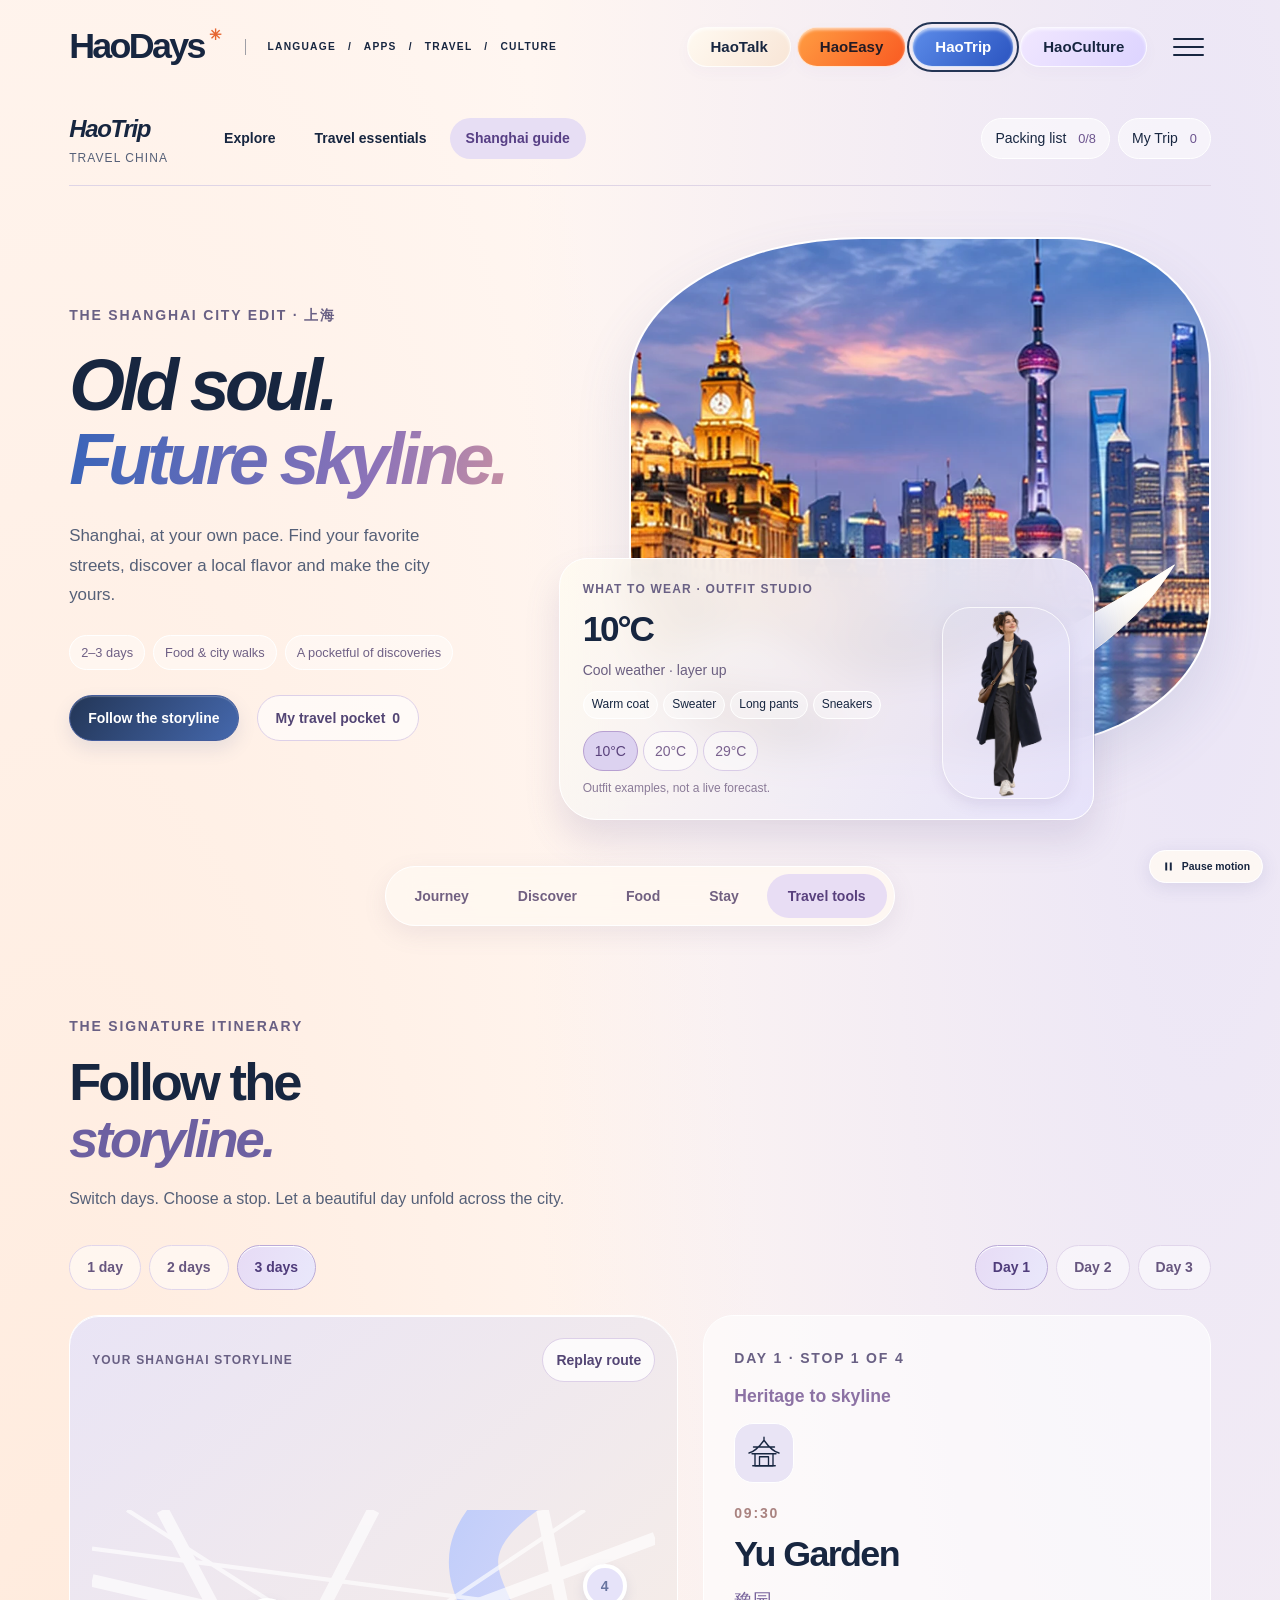
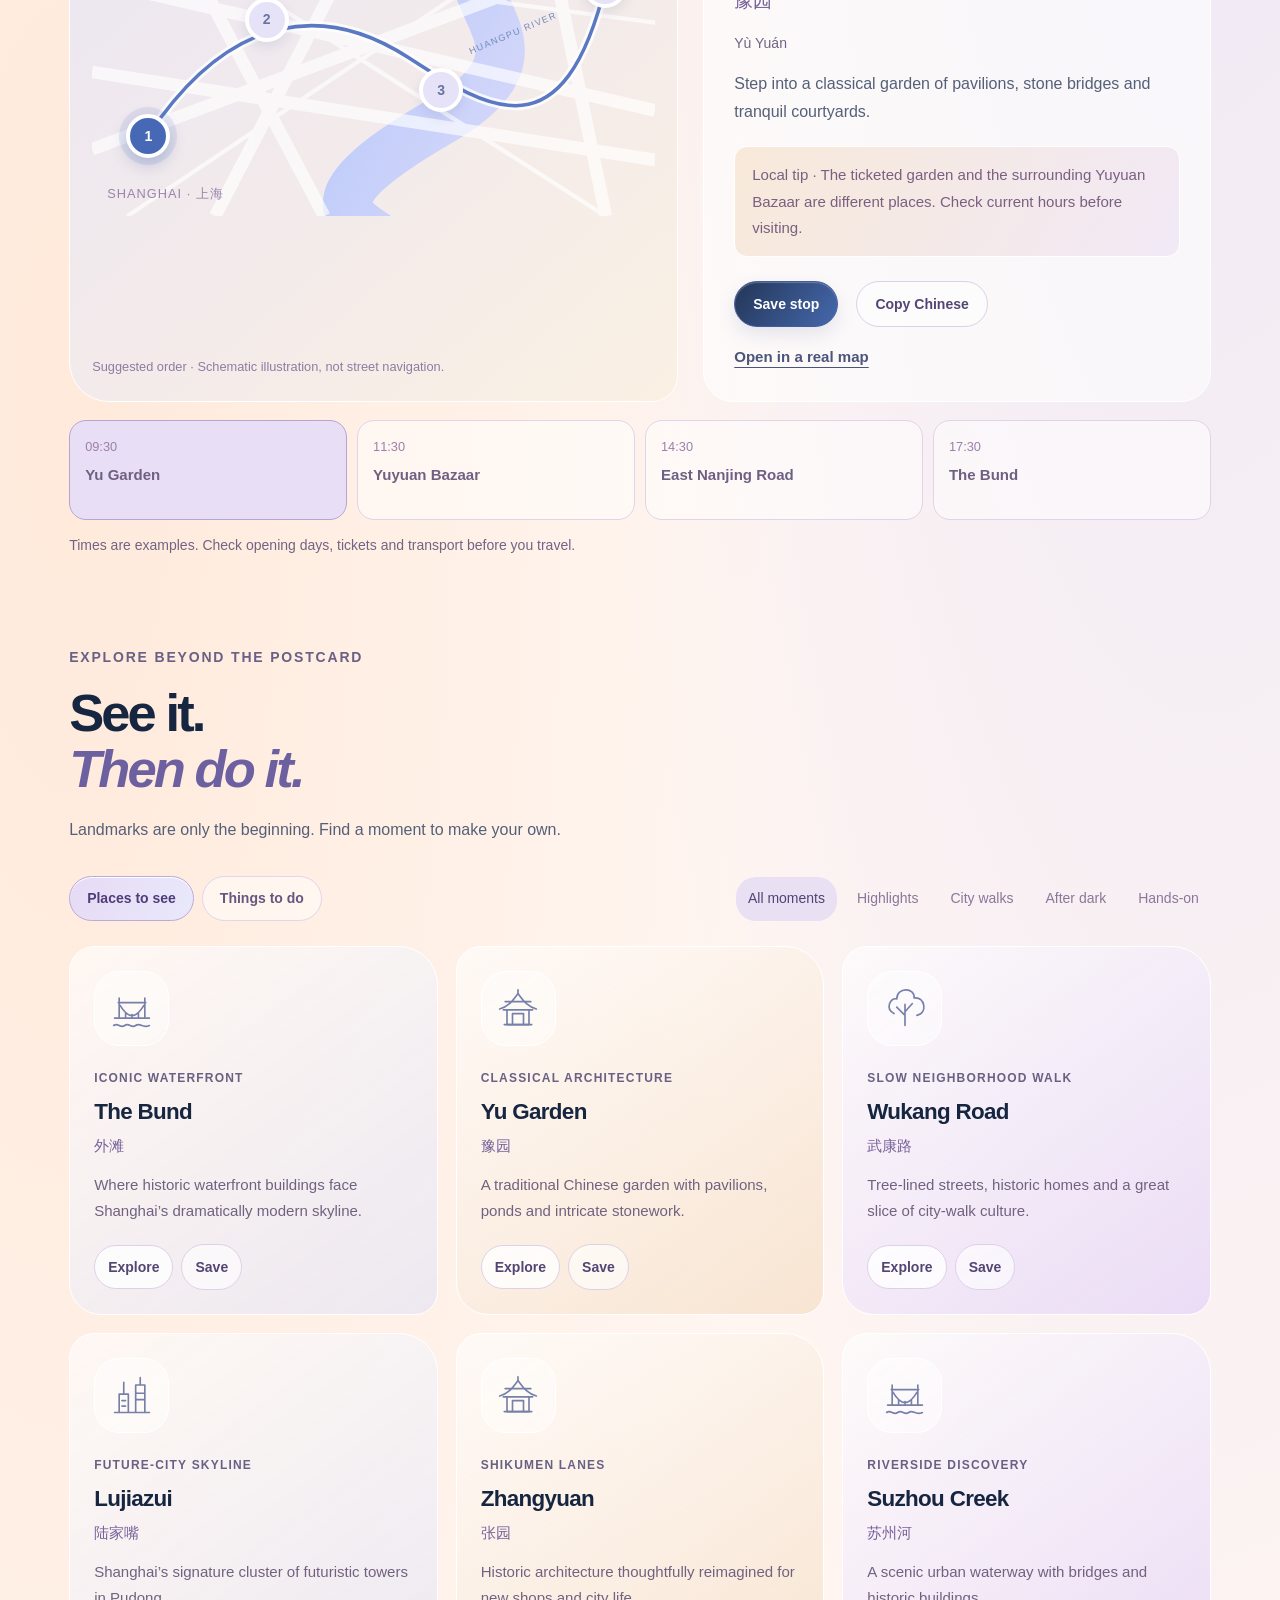
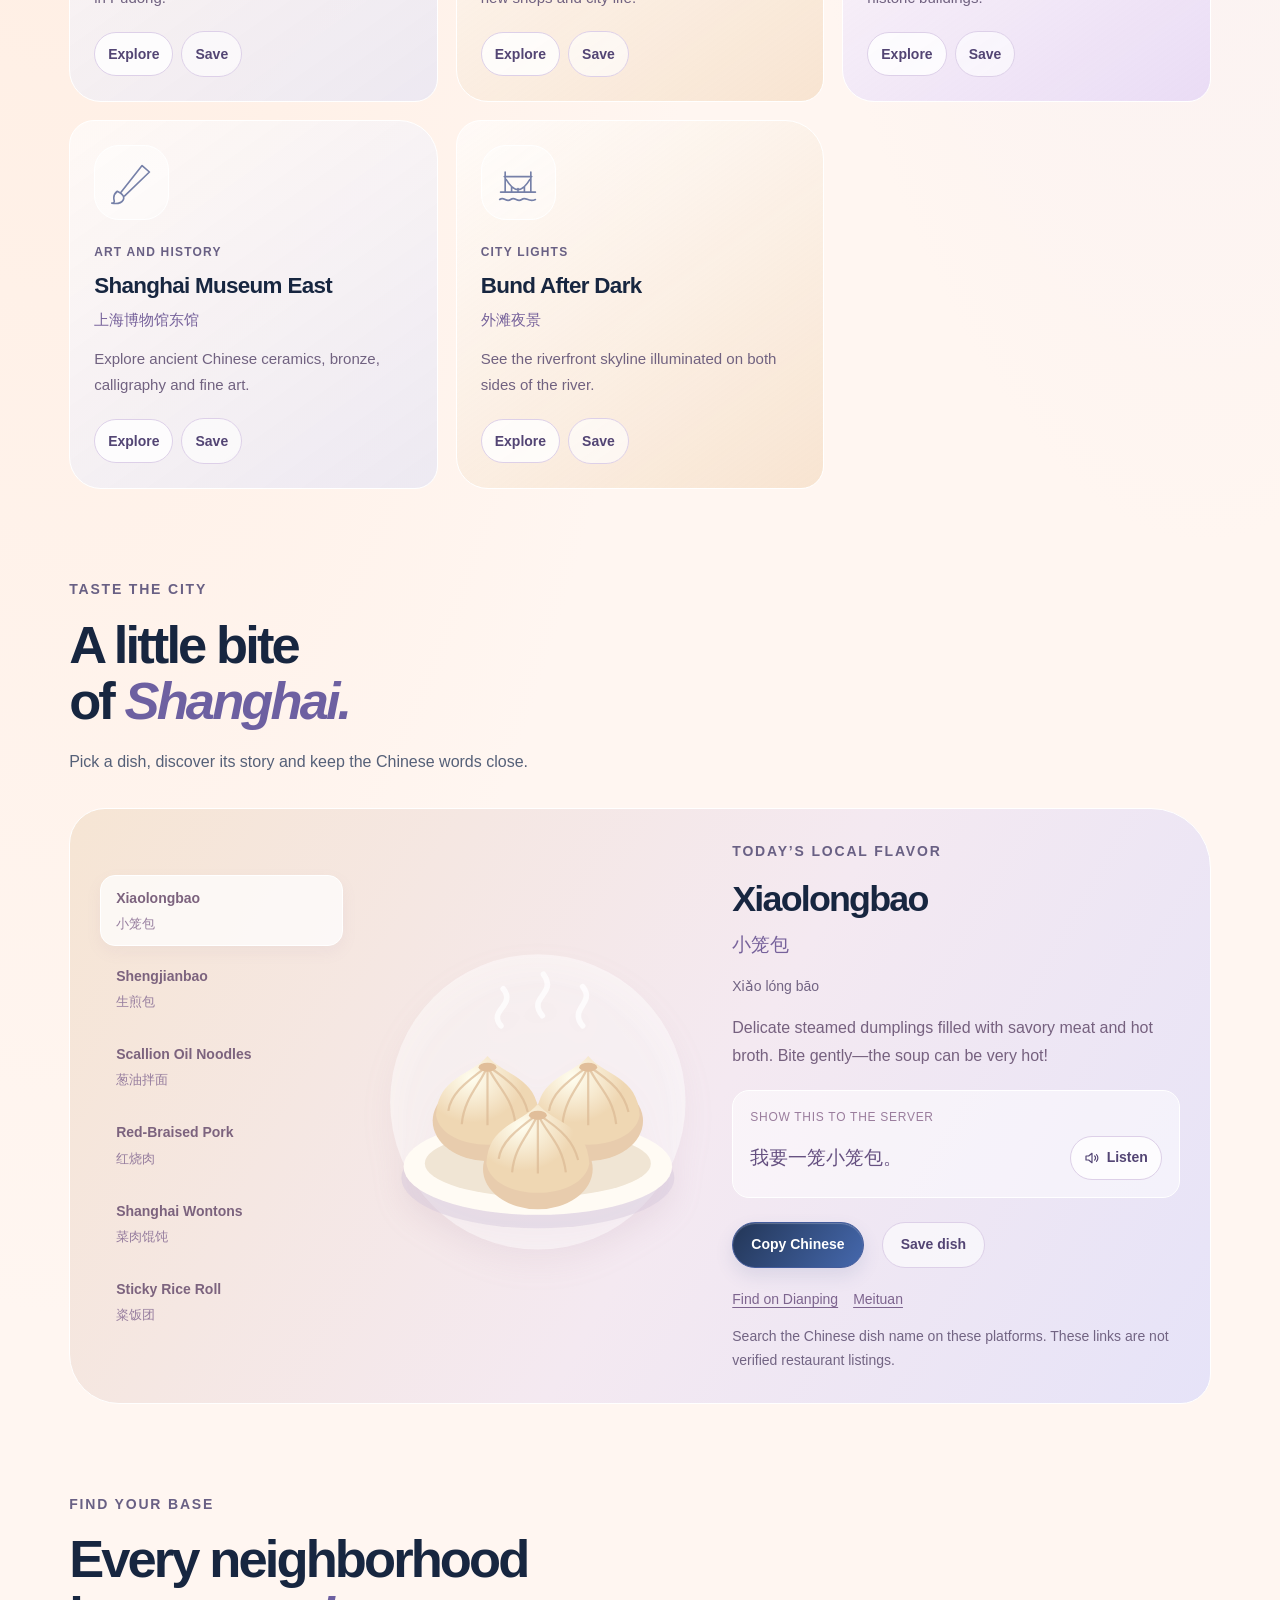
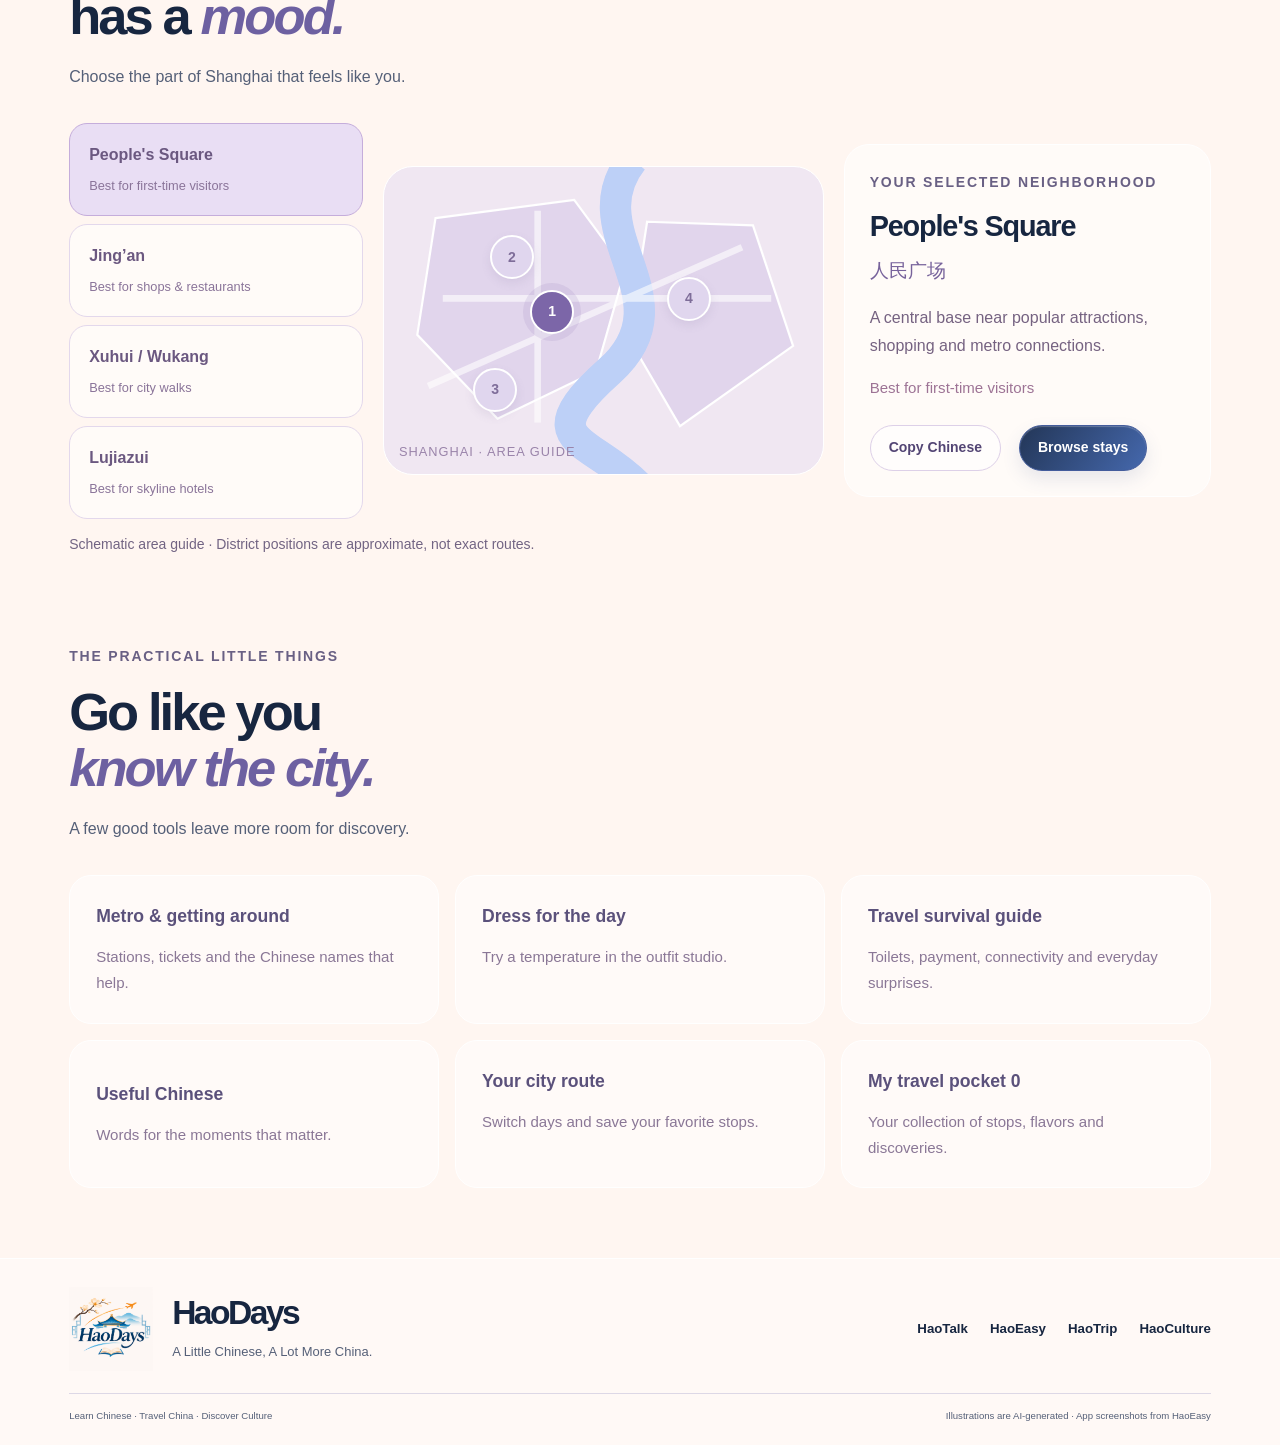
<file: haotrip-shanghai.html>
<!doctype html>
<html lang="en"><head><meta charset="utf-8"><meta name="viewport" content="width=device-width, initial-scale=1"><meta name="description" content="Three suggested days in Shanghai, local discoveries, six dishes, four neighborhoods and your personal travel pocket."><meta name="theme-color" content="#fff5f0"><title>Shanghai, Your Way — HaoTrip | HaoDays</title><link rel="icon" href="assets/haodays-logo.png"><link rel="stylesheet" href="styles.css?v=title-1"><link rel="stylesheet" href="haotrip.css?v=food-audio-1"><script src="haotrip-data.js?v=shanghai-outfit-1" defer></script><script src="script.js?v=motion-1" defer></script><script src="haotrip.js?v=food-audio-1" defer></script></head>
<body data-page="trip" data-trip="shanghai">
  <a class="skip-link" href="#main">Skip to content</a>
  <header class="site-header">
    <div class="masthead wrap">
      <a class="brand" href="index.html" aria-label="HaoDays home">HaoDays<span class="brand-spark" aria-hidden="true">✳</span></a>
      <span class="brand-label">Language <i>/</i> Apps <i>/</i> Travel <i>/</i> Culture</span>
      <nav class="site-nav" aria-label="Main navigation"><a class="nav-talk" href="haotalk.html">HaoTalk</a>
<a class="nav-easy" href="haoeasy.html">HaoEasy</a>
<a class="nav-trip" href="haotrip.html" aria-current="page">HaoTrip</a>
<a class="nav-culture" href="haoculture.html">HaoCulture</a></nav>
      <button class="nav-toggle" type="button" aria-label="Open menu" aria-controls="site-menu" aria-expanded="false"><span></span><span></span><span></span></button>
    </div>
  </header>
  <dialog class="menu-dialog" id="site-menu" aria-labelledby="menu-title">
    <button class="dialog-close" type="button" data-close-dialog aria-label="Close menu">×</button>
    <p class="eyebrow">Your next Hao day</p><h2 id="menu-title">Where shall we go?</h2>
    <nav aria-label="All pages"><a href="index.html"><span>00</span>Home</a><a href="haotalk.html"><span>01</span>HaoTalk <svg class="arrow" viewBox="0 0 24 24" fill="none" stroke="currentColor" stroke-width="1.8" stroke-linecap="round" stroke-linejoin="round" aria-hidden="true"><path d="M4 12h15m-6-6 6 6-6 6"/></svg></a>
<a href="haoeasy.html"><span>02</span>HaoEasy <svg class="arrow" viewBox="0 0 24 24" fill="none" stroke="currentColor" stroke-width="1.8" stroke-linecap="round" stroke-linejoin="round" aria-hidden="true"><path d="M4 12h15m-6-6 6 6-6 6"/></svg></a>
<a href="haotrip.html"><span>03</span>HaoTrip <svg class="arrow" viewBox="0 0 24 24" fill="none" stroke="currentColor" stroke-width="1.8" stroke-linecap="round" stroke-linejoin="round" aria-hidden="true"><path d="M4 12h15m-6-6 6 6-6 6"/></svg></a>
<a href="haoculture.html"><span>04</span>HaoCulture <svg class="arrow" viewBox="0 0 24 24" fill="none" stroke="currentColor" stroke-width="1.8" stroke-linecap="round" stroke-linejoin="round" aria-hidden="true"><path d="M4 12h15m-6-6 6 6-6 6"/></svg></a></nav>
    <p class="menu-tagline">A Little Chinese, A Lot More China.</p>
  </dialog>
<div class="trip-subnav wrap"><a class="trip-wordmark" href="haotrip.html">HaoTrip<span>Travel China</span></a><nav aria-label="HaoTrip pages"><a href="haotrip.html">Explore</a><a href="haotrip-essentials.html">Travel essentials</a><a href="haotrip-shanghai.html" aria-current="page">Shanghai guide</a></nav><div class="trip-nav-tools"><button type="button" class="trip-nav-tool" data-open-prep>Packing list <span data-prep-mini>0/8</span></button><button type="button" class="trip-nav-tool" data-open-pocket>My Trip <span data-pocket-count>0</span></button></div></div>
<main id="main" tabindex="-1" class="trip-main"><div class="wrap">
<section class="trip-hero trip-shanghai-hero"><div class="trip-hero-copy"><p class="trip-kicker">The Shanghai city edit · 上海</p><h1>Old soul.<br><em>Future skyline.</em></h1><p class="trip-deck">Shanghai, at your own pace. Find your favorite streets, discover a local flavor and make the city yours.</p><div class="trip-meta-chips"><span>2–3 days</span><span>Food &amp; city walks</span><span>A pocketful of discoveries</span></div><div class="trip-actions"><a class="trip-button trip-primary" href="#journey">Follow the storyline</a><button type="button" class="trip-button" data-open-pocket>My travel pocket <span data-pocket-count>0</span></button></div></div><div class="trip-shanghai-art"><img class="trip-shanghai-photo" src="assets/haotrip/shanghai.webp" width="850" height="1050" alt="Shanghai waterfront and skyline at dusk" fetchpriority="high"><svg class="silk trip-silk" viewBox="-90 0 1350 700" fill="none" aria-hidden="true"><defs><linearGradient id="shanghai-silk" x1="60" y1="430" x2="1150" y2="400" gradientUnits="userSpaceOnUse"><stop stop-color="#ffe4c9"/><stop offset=".3" stop-color="#ffc29a"/><stop offset=".55" stop-color="#e8d9fc"/><stop offset=".8" stop-color="#a8bfff"/><stop offset="1" stop-color="#fff0cf"/></linearGradient><linearGradient id="shanghai-shine" x1="600" y1="370" x2="640" y2="610" gradientUnits="userSpaceOnUse"><stop stop-color="#ffffffdd"/><stop offset=".5" stop-color="#fff0"/><stop offset="1" stop-color="#7b75c733"/></linearGradient></defs><path fill="url(#shanghai-silk)" stroke="#fff9f2" stroke-width="2" d="M-90 450C100 330 195 365 365 470C560 590 910 380 1210 210C1125 345 970 458 765 535C530 625 440 620 280 525C120 430 20 505-90 480Z"><animate begin="indefinite" attributeName="d" dur="11s" values="M-90 450C100 330 195 365 365 470C560 590 910 380 1210 210C1125 345 970 458 765 535C530 625 440 620 280 525C120 430 20 505-90 480Z;M-90 472C110 370 195 330 370 445C570 580 920 410 1210 190C1125 340 970 492 765 555C530 600 440 645 280 550C120 458 20 520-90 502Z;M-90 450C100 330 195 365 365 470C560 590 910 380 1210 210C1125 345 970 458 765 535C530 625 440 620 280 525C120 430 20 505-90 480Z" keyTimes="0;.5;1" calcMode="spline" keySplines=".45 0 .55 1;.45 0 .55 1" repeatCount="indefinite"/></path><path fill="url(#shanghai-shine)" d="M-90 450C100 330 195 365 365 470C560 590 910 380 1210 210C1125 345 970 458 765 535C530 625 440 620 280 525C120 430 20 505-90 480Z"><animate begin="indefinite" attributeName="d" dur="11s" values="M-90 450C100 330 195 365 365 470C560 590 910 380 1210 210C1125 345 970 458 765 535C530 625 440 620 280 525C120 430 20 505-90 480Z;M-90 472C110 370 195 330 370 445C570 580 920 410 1210 190C1125 340 970 492 765 555C530 600 440 645 280 550C120 458 20 520-90 502Z;M-90 450C100 330 195 365 365 470C560 590 910 380 1210 210C1125 345 970 458 765 535C530 625 440 620 280 525C120 430 20 505-90 480Z" keyTimes="0;.5;1" calcMode="spline" keySplines=".45 0 .55 1;.45 0 .55 1" repeatCount="indefinite"/></path></svg><div class="trip-weather" id="outfit"><div><p class="trip-overline">What to wear · Outfit studio</p><strong id="outfit-temperature">10°C</strong><p id="outfit-label">Cool weather · layer up</p><div id="outfit-chips" class="trip-outfit-chips"></div><div class="trip-weather-controls" aria-label="Try a temperature"><button type="button" class="trip-temperature" data-temperature="10" aria-pressed="true">10°C</button><button type="button" class="trip-temperature" data-temperature="20" aria-pressed="false">20°C</button><button type="button" class="trip-temperature" data-temperature="29" aria-pressed="false">29°C</button></div><small>Outfit examples, not a live forecast.</small></div><img id="outfit-image" src="assets/haotrip/outfit-cold.webp" width="580" height="870" alt="Warm coat, sweater, long pants and sneakers"></div></div></section>
<nav class="trip-section-nav" aria-label="Shanghai guide sections"><a href="#journey">Journey</a><a href="#discover">Discover</a><a href="#food">Food</a><a href="#stay">Stay</a><a href="#tools">Travel tools</a></nav>
<section id="journey" class="trip-section"><div class="trip-section-head"><p class="trip-kicker">The signature itinerary</p><h2>Follow the<br><em>storyline.</em></h2><p>Switch days. Choose a stop. Let a beautiful day unfold across the city.</p></div><div class="trip-route-controls"><div class="trip-filter-bar" aria-label="Trip length"><button type="button" class="trip-pill" data-trip-length="1" aria-pressed="false">1 day</button><button type="button" class="trip-pill" data-trip-length="2" aria-pressed="false">2 days</button><button type="button" class="trip-pill" data-trip-length="3" aria-pressed="true">3 days</button></div><div id="route-days" class="trip-filter-bar" aria-label="Choose itinerary day"></div></div><div class="trip-journey-grid"><div class="trip-map-wrap"><div class="trip-map-heading"><p class="trip-overline">Your Shanghai storyline</p><button type="button" class="trip-small-button" id="route-replay">Replay route</button></div><div class="trip-route-map" id="route-map"><svg viewBox="0 0 800 435" aria-hidden="true"><defs><linearGradient id="river-color" x1="0" y1="0" x2="1" y2="1"><stop stop-color="#b3c7f9"/><stop offset="1" stop-color="#dedbfa"/></linearGradient></defs><path d="M630-40C400 110 720 170 495 300S390 440 440 490" fill="none" stroke="url(#river-color)" stroke-width="70"/><g class="trip-map-streets"><path d="M0 100L800 285M0 340L800 40M100 0L330 435M400 0L175 435M0 230L800 355M640 0L730 435"/><path d="M50 0L730 435M700 0L50 435M0 55L800 160"/></g><path class="trip-route-shadow" id="route-path-shadow"/><path class="trip-route-line" id="route-path" pathLength="1"/><text x="538" y="205" transform="rotate(-23 538 205)">HUANGPU RIVER</text></svg><div id="route-pins"></div><span class="trip-map-label">Shanghai · 上海</span></div><p class="trip-map-caption">Suggested order · Schematic illustration, not street navigation.</p></div><article class="trip-stop-detail" aria-live="polite"><p class="trip-kicker" id="route-label"></p><h3 id="route-day-title"></h3><div id="route-stop-icon" class="trip-stop-icon" aria-hidden="true"></div><p class="trip-kicker" id="route-time"></p><h4 id="route-stop-name"></h4><p id="route-stop-cn" class="trip-chinese" lang="zh-Hans"></p><p id="route-stop-pinyin" class="trip-muted"></p><p id="route-stop-description"></p><p class="trip-guide-note" id="route-stop-tip"></p><div class="trip-actions"><button type="button" class="trip-button trip-primary" id="route-save" aria-pressed="false">Save stop</button><button type="button" class="trip-button" id="route-copy">Copy Chinese</button></div><a class="trip-text-link" id="route-real-map" href="https://www.amap.com/" target="_blank" rel="noopener noreferrer">Open in a real map</a></article></div><div class="trip-timeline" id="route-timeline" aria-label="Stops on the selected day"></div><p class="trip-muted">Times are examples. Check opening days, tickets and transport before you travel.</p></section>
<section id="discover" class="trip-section"><div class="trip-section-head"><p class="trip-kicker">Explore beyond the postcard</p><h2>See it.<br><em>Then do it.</em></h2><p>Landmarks are only the beginning. Find a moment to make your own.</p></div><div class="trip-discovery-toolbar"><div class="trip-filter-bar" aria-label="Discovery type"><button type="button" class="trip-pill" data-discovery-mode="places" aria-pressed="true">Places to see</button><button type="button" class="trip-pill" data-discovery-mode="activities" aria-pressed="false">Things to do</button></div><div class="trip-filter-bar" aria-label="Discovery mood"><button type="button" class="trip-filter-text" data-discovery-filter="all" aria-pressed="true">All moments</button><button type="button" class="trip-filter-text" data-discovery-filter="classic" aria-pressed="false">Highlights</button><button type="button" class="trip-filter-text" data-discovery-filter="walk" aria-pressed="false">City walks</button><button type="button" class="trip-filter-text" data-discovery-filter="night" aria-pressed="false">After dark</button><button type="button" class="trip-filter-text" data-discovery-filter="hands" aria-pressed="false">Hands-on</button></div></div><div class="trip-discovery-grid" id="discover-grid"></div><p id="discovery-empty" class="trip-empty" hidden>No moments in this combination. Try another mood.</p></section>
<section id="food" class="trip-section"><div class="trip-section-head"><p class="trip-kicker">Taste the city</p><h2>A little bite<br>of <em>Shanghai.</em></h2><p>Pick a dish, discover its story and keep the Chinese words close.</p></div><div class="trip-food-studio"><div id="food-list" class="trip-food-list" aria-label="Choose a Shanghai dish"></div><div class="trip-food-art" id="food-art" aria-hidden="true"></div><article class="trip-food-detail" aria-live="polite"><p class="trip-kicker">Today’s local flavor</p><h3 id="food-name"></h3><p id="food-chinese" class="trip-chinese" lang="zh-Hans"></p><p id="food-pinyin" class="trip-muted"></p><p id="food-intro"></p><div class="trip-food-phrase">
  <span>Show this to the server</span>
  <div class="trip-food-phrase-row">
    <p id="food-phrase" lang="zh-Hans"></p>
    <button id="food-listen" class="trip-small-button trip-food-listen" type="button" hidden><svg viewBox="0 0 24 24" fill="none" stroke="currentColor" stroke-width="1.8" stroke-linecap="round" stroke-linejoin="round" aria-hidden="true"><path class="trip-listen-icon-path" d="M3 9h4l5-4v14l-5-4H3zM16 9a4 4 0 0 1 0 6m2.7-8a7 7 0 0 1 0 10"/><rect class="trip-stop-icon-path" x="6" y="6" width="12" height="12" rx="2" fill="currentColor" stroke="none"/></svg><span class="trip-listen-label">Listen</span></button>
  </div>
  <audio id="food-phrase-audio" preload="none" hidden></audio>
  <p id="food-audio-status" class="trip-food-audio-status" role="status"></p>
</div><div class="trip-actions"><button type="button" class="trip-button trip-primary" id="food-copy">Copy Chinese</button><button type="button" class="trip-button" id="food-save" aria-pressed="false">Save dish</button></div><div class="trip-food-links"><a href="https://www.dianping.com/" target="_blank" rel="noopener noreferrer">Find on Dianping</a><a href="https://www.meituan.com/" target="_blank" rel="noopener noreferrer">Meituan</a></div><p class="trip-muted">Search the Chinese dish name on these platforms. These links are not verified restaurant listings.</p></article></div></section>
<section id="stay" class="trip-section"><div class="trip-section-head"><p class="trip-kicker">Find your base</p><h2>Every neighborhood<br>has a <em>mood.</em></h2><p>Choose the part of Shanghai that feels like you.</p></div><div class="trip-stay-grid"><div class="trip-stay-list" id="stay-list" aria-label="Choose a neighborhood"></div><div class="trip-stay-map"><svg viewBox="0 0 600 420" aria-hidden="true"><path class="trip-stay-district" d="M70 70L260 45L330 140L290 280L155 345L45 230Z"/><path class="trip-stay-district" d="M360 75L505 80L560 245L405 355L335 235Z"/><path d="M340-10C260 90 420 180 308 280S285 370 350 440" fill="none" stroke="#bdd0f7" stroke-width="43"/><path d="M80 180L530 180M210 60L210 350M60 300L490 110" fill="none" stroke="#fff9" stroke-width="9"/></svg><div id="stay-pins"></div><span class="trip-map-label">Shanghai · Area guide</span></div><article class="trip-stay-detail" aria-live="polite"><p class="trip-kicker">Your selected neighborhood</p><h3 id="stay-name"></h3><p class="trip-chinese" lang="zh-Hans" id="stay-chinese"></p><p id="stay-description"></p><p id="stay-best" class="trip-stay-best"></p><div class="trip-actions"><button type="button" class="trip-button" id="stay-copy">Copy Chinese</button><a class="trip-button trip-primary" href="https://www.trip.com/" target="_blank" rel="noopener noreferrer">Browse stays</a></div></article></div><p class="trip-muted">Schematic area guide · District positions are approximate, not exact routes.</p></section>
<section id="tools" class="trip-section"><div class="trip-section-head"><p class="trip-kicker">The practical little things</p><h2>Go like you<br><em>know the city.</em></h2><p>A few good tools leave more room for discovery.</p></div><div class="trip-tools-grid"><a href="haotrip-essentials.html?topic=g42#atlas"><span>Metro &amp; getting around</span><p>Stations, tickets and the Chinese names that help.</p></a><a href="#outfit"><span>Dress for the day</span><p>Try a temperature in the outfit studio.</p></a><a href="haotrip-essentials.html"><span>Travel survival guide</span><p>Toilets, payment, connectivity and everyday surprises.</p></a><button type="button" data-open-phrases><span>Useful Chinese</span><p>Words for the moments that matter.</p></button><a href="#journey"><span>Your city route</span><p>Switch days and save your favorite stops.</p></a><button type="button" data-open-pocket><span>My travel pocket <b data-pocket-count>0</b></span><p>Your collection of stops, flavors and discoveries.</p></button></div></section>
</div></main>
<dialog class="trip-dialog trip-prep" id="trip-prep" aria-labelledby="prep-title"><button class="dialog-close" data-close-dialog type="button" aria-label="Close packing list">×</button><p class="trip-kicker">Before you board</p><h2 id="prep-title">Ready, set,<br><em>China.</em></h2><p>One small check at a time. Your list stays on this browser.</p><div class="trip-prep-progress"><progress id="prep-progress" max="8" value="0" aria-label="Packing checklist completed"></progress><strong data-prep-count>0 of 8 ready</strong></div><div class="trip-checklist"><label><input type="checkbox" data-prep="0"><span>Passport &amp; entry / visa check</span></label><label><input type="checkbox" data-prep="1"><span>Internet, SIM or travel eSIM</span></label><label><input type="checkbox" data-prep="2"><span>Payments + emergency cash</span></label><label><input type="checkbox" data-prep="3"><span>Maps, translation &amp; useful apps</span></label><label><input type="checkbox" data-prep="4"><span>Plug adapter + charging</span></label><label><input type="checkbox" data-prep="5"><span>Power bank flight restrictions</span></label><label><input type="checkbox" data-prep="6"><span>Hotel address saved in Chinese</span></label><label><input type="checkbox" data-prep="7"><span>Medication &amp; travel insurance</span></label></div><p class="trip-muted" id="trip-storage-note">Saved on this device.</p></dialog><dialog class="trip-dialog" id="discovery-dialog" aria-labelledby="discovery-title"><button class="dialog-close" data-close-dialog type="button" aria-label="Close discovery">×</button><div class="trip-dialog-art" id="discovery-art" aria-hidden="true"></div><p class="trip-kicker" id="discovery-tag"></p><h2 id="discovery-title"></h2><p id="discovery-cn" class="trip-chinese" lang="zh-Hans"></p><p id="discovery-description"></p><p class="trip-guide-note" id="discovery-tip"></p><div class="trip-actions"><button type="button" class="trip-button trip-primary" id="discovery-save" aria-pressed="false">Save to My Trip</button><button type="button" class="trip-button" id="discovery-copy">Copy Chinese</button></div></dialog><dialog class="trip-dialog trip-pocket" id="trip-pocket" aria-labelledby="pocket-title"><button class="dialog-close" data-close-dialog type="button" aria-label="Close My Trip">×</button><p class="trip-kicker">Your Shanghai pocket</p><h2 id="pocket-title" tabindex="-1">Make it<br><em>yours.</em></h2><p>Save the moments and Chinese names you want to keep close.</p><div id="pocket-items"></div><button type="button" class="trip-button trip-primary" id="pocket-download">Download my list</button><p class="trip-muted">Saved on this browser. Download your list to keep a plain-text copy.</p></dialog><dialog class="trip-dialog" id="trip-phrases" aria-labelledby="phrases-title"><button class="dialog-close" data-close-dialog type="button" aria-label="Close useful Chinese">×</button><p class="trip-kicker">A little Chinese</p><h2 id="phrases-title">Small words.<br><em>More confidence.</em></h2><div class="trip-phrase-list"><div><p lang="zh-Hans">请问，地铁站在哪里？</p><span>Excuse me, where is the metro station?</span><button type="button" class="trip-small-button" data-trip-copy="请问，地铁站在哪里？">Copy Chinese</button></div><div><p lang="zh-Hans">我要去这个地址。</p><span>I would like to go to this address.</span><button type="button" class="trip-small-button" data-trip-copy="我要去这个地址。">Copy Chinese</button></div><div><p lang="zh-Hans">这个多少钱？</p><span>How much is this?</span><button type="button" class="trip-small-button" data-trip-copy="这个多少钱？">Copy Chinese</button></div><div><p lang="zh-Hans">请帮我一下。</p><span>Could you help me, please?</span><button type="button" class="trip-small-button" data-trip-copy="请帮我一下。">Copy Chinese</button></div><div><p lang="zh-Hans">谢谢。</p><span>Thank you.</span><button type="button" class="trip-small-button" data-trip-copy="谢谢。">Copy Chinese</button></div></div></dialog><div id="trip-status" class="trip-toast" role="status" aria-live="polite"></div>  <footer class="site-footer">
    <div class="wrap">
      <div class="footer-main">
        <div class="footer-identity">
          <img src="assets/haodays-logo.png" alt="" width="94" height="94" loading="lazy">
          <div><a class="footer-brand" href="index.html">HaoDays</a><p>A Little Chinese, A Lot More China.</p></div>
        </div>
        <nav class="footer-nav" aria-label="Footer navigation"><a href="haotalk.html">HaoTalk</a>
<a href="haoeasy.html">HaoEasy</a>
<a href="haotrip.html">HaoTrip</a>
<a href="haoculture.html">HaoCulture</a></nav>
      </div>
      <div class="footer-meta"><span>Learn Chinese · Travel China · Discover Culture</span><span>Illustrations are AI-generated · App screenshots from HaoEasy</span></div>
    </div>
  </footer>
  <button type="button" class="motion-toggle" aria-pressed="false">
    <svg class="pause-icon" viewBox="0 0 20 20" fill="currentColor" aria-hidden="true"><path d="M5 4h3v12H5zm7 0h3v12h-3z"/></svg>
    <svg class="play-icon" viewBox="0 0 20 20" fill="currentColor" aria-hidden="true"><path d="m6 3 11 7-11 7z"/></svg>
    <span>Pause motion</span>
  </button>
</body></html>
</file>
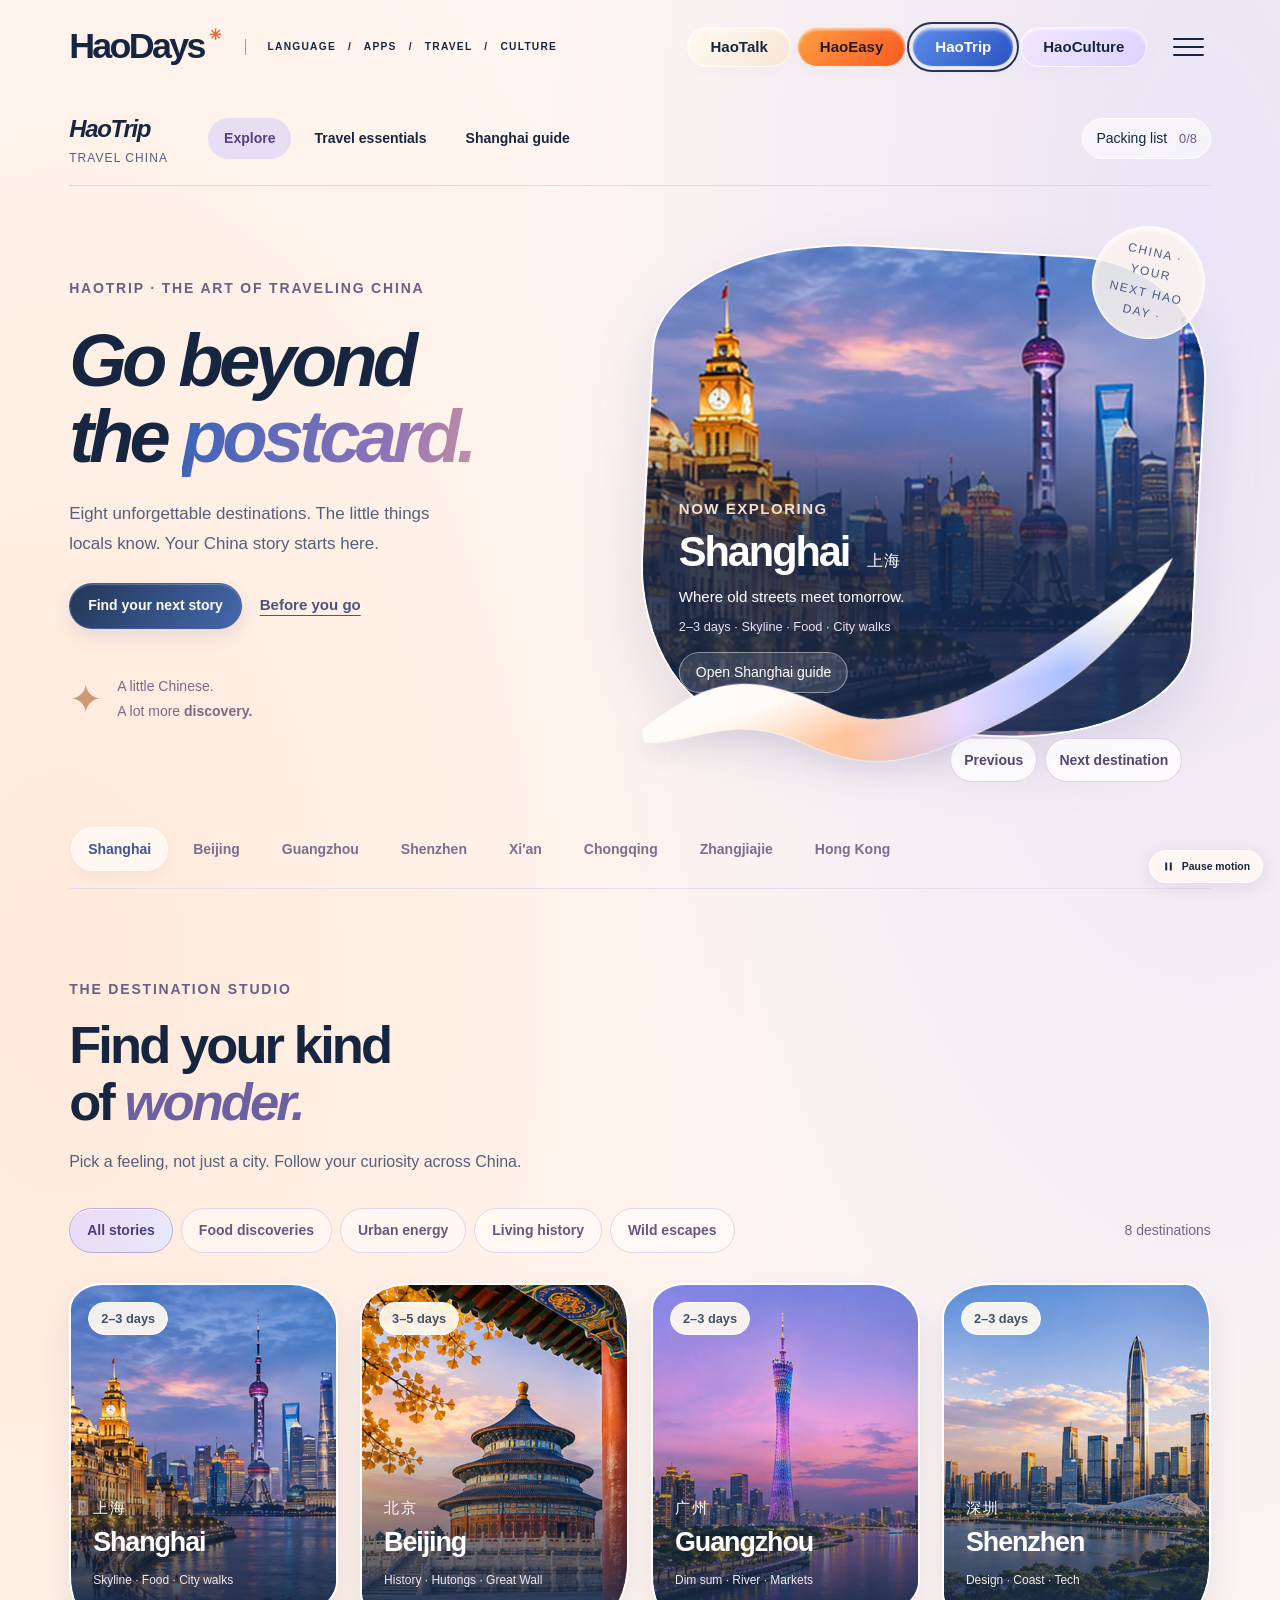
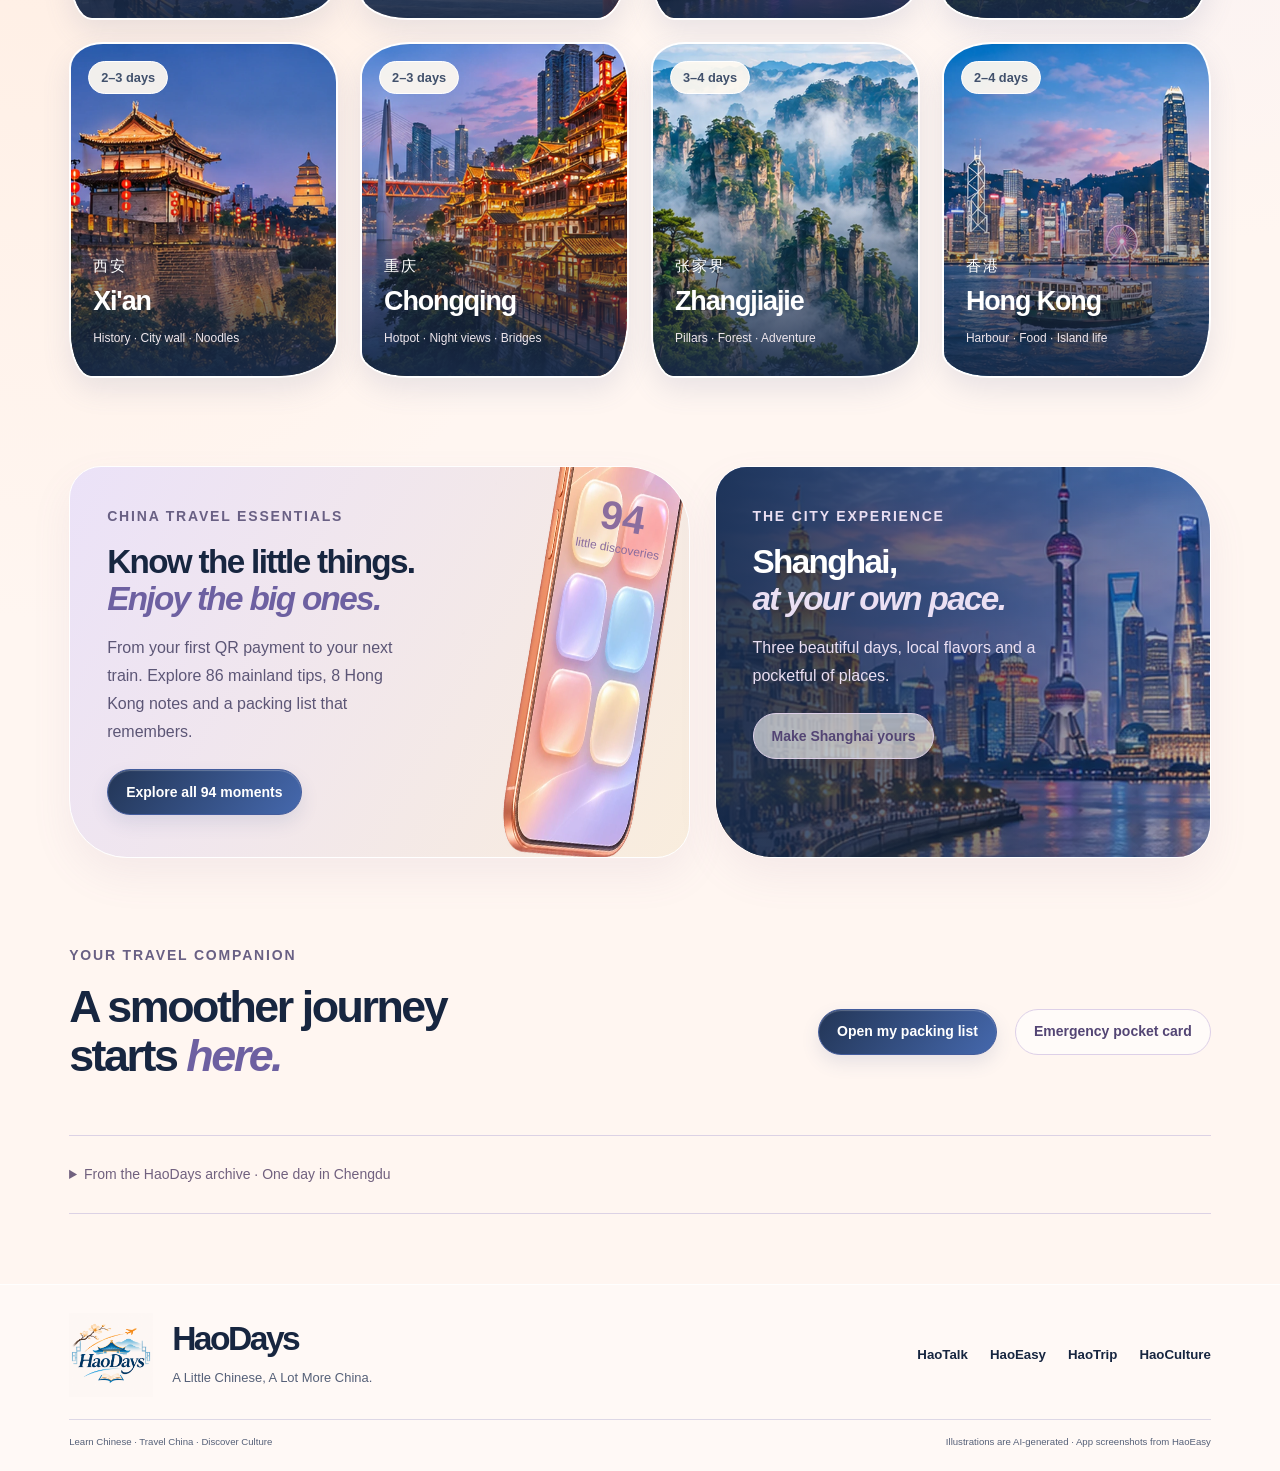
<file: haotrip.html>
<!doctype html>
<html lang="en"><head><meta charset="utf-8"><meta name="viewport" content="width=device-width, initial-scale=1"><meta name="description" content="Discover eight destinations, 94 practical China travel tips and Shanghai at your own pace."><meta name="theme-color" content="#fff5f0"><title>HaoTrip — Explore China Like a Local | HaoDays</title><link rel="icon" href="assets/haodays-logo.png"><link rel="stylesheet" href="styles.css?v=title-1"><link rel="stylesheet" href="haotrip.css?v=trip-1"><script src="haotrip-data.js?v=trip-1" defer></script><script src="script.js?v=motion-1" defer></script><script src="haotrip.js?v=trip-1" defer></script></head>
<body data-page="trip" data-trip="home">
  <a class="skip-link" href="#main">Skip to content</a>
  <header class="site-header">
    <div class="masthead wrap">
      <a class="brand" href="index.html" aria-label="HaoDays home">HaoDays<span class="brand-spark" aria-hidden="true">✳</span></a>
      <span class="brand-label">Language <i>/</i> Apps <i>/</i> Travel <i>/</i> Culture</span>
      <nav class="site-nav" aria-label="Main navigation"><a class="nav-talk" href="haotalk.html">HaoTalk</a>
<a class="nav-easy" href="haoeasy.html">HaoEasy</a>
<a class="nav-trip" href="haotrip.html" aria-current="page">HaoTrip</a>
<a class="nav-culture" href="haoculture.html">HaoCulture</a></nav>
      <button class="nav-toggle" type="button" aria-label="Open menu" aria-controls="site-menu" aria-expanded="false"><span></span><span></span><span></span></button>
    </div>
  </header>
  <dialog class="menu-dialog" id="site-menu" aria-labelledby="menu-title">
    <button class="dialog-close" type="button" data-close-dialog aria-label="Close menu">×</button>
    <p class="eyebrow">Your next Hao day</p><h2 id="menu-title">Where shall we go?</h2>
    <nav aria-label="All pages"><a href="index.html"><span>00</span>Home</a><a href="haotalk.html"><span>01</span>HaoTalk <svg class="arrow" viewBox="0 0 24 24" fill="none" stroke="currentColor" stroke-width="1.8" stroke-linecap="round" stroke-linejoin="round" aria-hidden="true"><path d="M4 12h15m-6-6 6 6-6 6"/></svg></a>
<a href="haoeasy.html"><span>02</span>HaoEasy <svg class="arrow" viewBox="0 0 24 24" fill="none" stroke="currentColor" stroke-width="1.8" stroke-linecap="round" stroke-linejoin="round" aria-hidden="true"><path d="M4 12h15m-6-6 6 6-6 6"/></svg></a>
<a href="haotrip.html"><span>03</span>HaoTrip <svg class="arrow" viewBox="0 0 24 24" fill="none" stroke="currentColor" stroke-width="1.8" stroke-linecap="round" stroke-linejoin="round" aria-hidden="true"><path d="M4 12h15m-6-6 6 6-6 6"/></svg></a>
<a href="haoculture.html"><span>04</span>HaoCulture <svg class="arrow" viewBox="0 0 24 24" fill="none" stroke="currentColor" stroke-width="1.8" stroke-linecap="round" stroke-linejoin="round" aria-hidden="true"><path d="M4 12h15m-6-6 6 6-6 6"/></svg></a></nav>
    <p class="menu-tagline">A Little Chinese, A Lot More China.</p>
  </dialog>
<div class="trip-subnav wrap"><a class="trip-wordmark" href="haotrip.html">HaoTrip<span>Travel China</span></a><nav aria-label="HaoTrip pages"><a href="haotrip.html" aria-current="page">Explore</a><a href="haotrip-essentials.html">Travel essentials</a><a href="haotrip-shanghai.html">Shanghai guide</a></nav><div class="trip-nav-tools"><button type="button" class="trip-nav-tool" data-open-prep>Packing list <span data-prep-mini>0/8</span></button></div></div>
<main id="main" tabindex="-1" class="trip-main"><div class="wrap">
<section class="trip-hero" aria-labelledby="trip-title"><div class="trip-hero-copy"><p class="trip-kicker">HaoTrip · The art of traveling China</p><h1 id="trip-title">Go beyond<br>the <em>postcard.</em></h1><p class="trip-deck">Eight unforgettable destinations. The little things locals know. Your China story starts here.</p><div class="trip-actions"><a class="trip-button trip-primary" href="#destinations">Find your next story</a><a class="trip-text-link" href="haotrip-essentials.html">Before you go</a></div><div class="trip-hero-note"><span class="trip-star" aria-hidden="true">✦</span><p>A little Chinese.<br>A lot more <strong>discovery.</strong></p></div></div><div class="trip-hero-stage"><div class="trip-photo-shell"><img id="hero-city-photo" src="assets/haotrip/shanghai.webp" alt="Shanghai waterfront at dusk" width="850" height="1050" fetchpriority="high"><div class="trip-spotlight"><p class="trip-overline">Now exploring</p><h2 id="hero-city-name">Shanghai <span lang="zh-Hans">上海</span></h2><p id="hero-city-story">Where old streets meet tomorrow.</p><p id="hero-city-meta">2–3 days · Skyline · Food · City walks</p><a href="haotrip-shanghai.html" class="trip-glass-link" id="hero-city-link">Open Shanghai guide</a><button type="button" class="trip-glass-link" id="hero-city-preview" hidden>Preview destination</button></div></div><span class="trip-orbit-stamp" aria-hidden="true">CHINA · YOUR NEXT HAO DAY ·</span><svg class="silk trip-silk" viewBox="-90 0 1350 700" fill="none" aria-hidden="true"><defs><linearGradient id="home-silk" x1="60" y1="430" x2="1150" y2="400" gradientUnits="userSpaceOnUse"><stop stop-color="#ffe4c9"/><stop offset=".3" stop-color="#ffc29a"/><stop offset=".55" stop-color="#e8d9fc"/><stop offset=".8" stop-color="#a8bfff"/><stop offset="1" stop-color="#fff0cf"/></linearGradient><linearGradient id="home-shine" x1="600" y1="370" x2="640" y2="610" gradientUnits="userSpaceOnUse"><stop stop-color="#ffffffdd"/><stop offset=".5" stop-color="#fff0"/><stop offset="1" stop-color="#7b75c733"/></linearGradient></defs><path fill="url(#home-silk)" stroke="#fff9f2" stroke-width="2" d="M-90 450C100 330 195 365 365 470C560 590 910 380 1210 210C1125 345 970 458 765 535C530 625 440 620 280 525C120 430 20 505-90 480Z"><animate begin="indefinite" attributeName="d" dur="11s" values="M-90 450C100 330 195 365 365 470C560 590 910 380 1210 210C1125 345 970 458 765 535C530 625 440 620 280 525C120 430 20 505-90 480Z;M-90 472C110 370 195 330 370 445C570 580 920 410 1210 190C1125 340 970 492 765 555C530 600 440 645 280 550C120 458 20 520-90 502Z;M-90 450C100 330 195 365 365 470C560 590 910 380 1210 210C1125 345 970 458 765 535C530 625 440 620 280 525C120 430 20 505-90 480Z" keyTimes="0;.5;1" calcMode="spline" keySplines=".45 0 .55 1;.45 0 .55 1" repeatCount="indefinite"/></path><path fill="url(#home-shine)" d="M-90 450C100 330 195 365 365 470C560 590 910 380 1210 210C1125 345 970 458 765 535C530 625 440 620 280 525C120 430 20 505-90 480Z"><animate begin="indefinite" attributeName="d" dur="11s" values="M-90 450C100 330 195 365 365 470C560 590 910 380 1210 210C1125 345 970 458 765 535C530 625 440 620 280 525C120 430 20 505-90 480Z;M-90 472C110 370 195 330 370 445C570 580 920 410 1210 190C1125 340 970 492 765 555C530 600 440 645 280 550C120 458 20 520-90 502Z;M-90 450C100 330 195 365 365 470C560 590 910 380 1210 210C1125 345 970 458 765 535C530 625 440 620 280 525C120 430 20 505-90 480Z" keyTimes="0;.5;1" calcMode="spline" keySplines=".45 0 .55 1;.45 0 .55 1" repeatCount="indefinite"/></path></svg><div class="trip-hero-controls"><button type="button" class="trip-small-button" id="hero-prev">Previous</button><button type="button" class="trip-small-button" id="hero-next">Next destination</button></div></div></section>
<div class="trip-city-rail" aria-label="Featured destination"><button type="button" class="trip-city-chip" data-hero-city="0" aria-pressed="true">Shanghai</button><button type="button" class="trip-city-chip" data-hero-city="1" aria-pressed="false">Beijing</button><button type="button" class="trip-city-chip" data-hero-city="2" aria-pressed="false">Guangzhou</button><button type="button" class="trip-city-chip" data-hero-city="3" aria-pressed="false">Shenzhen</button><button type="button" class="trip-city-chip" data-hero-city="4" aria-pressed="false">Xi'an</button><button type="button" class="trip-city-chip" data-hero-city="5" aria-pressed="false">Chongqing</button><button type="button" class="trip-city-chip" data-hero-city="6" aria-pressed="false">Zhangjiajie</button><button type="button" class="trip-city-chip" data-hero-city="7" aria-pressed="false">Hong Kong</button></div>
<section class="trip-section" id="destinations" aria-labelledby="destinations-title"><div class="trip-section-head"><p class="trip-kicker">The destination studio</p><h2 id="destinations-title">Find your kind<br>of <em>wonder.</em></h2><p>Pick a feeling, not just a city. Follow your curiosity across China.</p></div><div class="trip-filter-bar" aria-label="Filter destinations"><button type="button" class="trip-pill" data-mood="all" aria-pressed="true">All stories</button><button type="button" class="trip-pill" data-mood="food" aria-pressed="false">Food discoveries</button><button type="button" class="trip-pill" data-mood="city" aria-pressed="false">Urban energy</button><button type="button" class="trip-pill" data-mood="culture" aria-pressed="false">Living history</button><button type="button" class="trip-pill" data-mood="nature" aria-pressed="false">Wild escapes</button><span id="destination-count" role="status">8 destinations</span></div><div class="trip-destination-grid"><article class="trip-destination" data-city-types="city food culture"><button class="trip-city-open" type="button" data-city="shanghai" aria-label="Preview Shanghai"><img src="assets/haotrip/shanghai.webp" alt="Shanghai destination scene" width="850" height="1050" loading="lazy"><span class="trip-city-label"><span lang="zh-Hans">上海</span><strong>Shanghai</strong><span>Skyline · Food · City walks</span></span><span class="trip-city-duration">2–3 days</span></button></article><article class="trip-destination" data-city-types="culture city"><button class="trip-city-open" type="button" data-city="beijing" aria-label="Preview Beijing"><img src="assets/haotrip/beijing.webp" alt="Beijing destination scene" width="850" height="1050" loading="lazy"><span class="trip-city-label"><span lang="zh-Hans">北京</span><strong>Beijing</strong><span>History · Hutongs · Great Wall</span></span><span class="trip-city-duration">3–5 days</span></button></article><article class="trip-destination" data-city-types="food city"><button class="trip-city-open" type="button" data-city="guangzhou" aria-label="Preview Guangzhou"><img src="assets/haotrip/guangzhou.webp" alt="Guangzhou destination scene" width="850" height="1050" loading="lazy"><span class="trip-city-label"><span lang="zh-Hans">广州</span><strong>Guangzhou</strong><span>Dim sum · River · Markets</span></span><span class="trip-city-duration">2–3 days</span></button></article><article class="trip-destination" data-city-types="city nature"><button class="trip-city-open" type="button" data-city="shenzhen" aria-label="Preview Shenzhen"><img src="assets/haotrip/shenzhen.webp" alt="Shenzhen destination scene" width="850" height="1050" loading="lazy"><span class="trip-city-label"><span lang="zh-Hans">深圳</span><strong>Shenzhen</strong><span>Design · Coast · Tech</span></span><span class="trip-city-duration">2–3 days</span></button></article><article class="trip-destination" data-city-types="culture food"><button class="trip-city-open" type="button" data-city="xian" aria-label="Preview Xi&#x27;an"><img src="assets/haotrip/xian.webp" alt="Xi&#x27;an destination scene" width="850" height="1050" loading="lazy"><span class="trip-city-label"><span lang="zh-Hans">西安</span><strong>Xi&#x27;an</strong><span>History · City wall · Noodles</span></span><span class="trip-city-duration">2–3 days</span></button></article><article class="trip-destination" data-city-types="city food"><button class="trip-city-open" type="button" data-city="chongqing" aria-label="Preview Chongqing"><img src="assets/haotrip/chongqing.webp" alt="Chongqing destination scene" width="850" height="1050" loading="lazy"><span class="trip-city-label"><span lang="zh-Hans">重庆</span><strong>Chongqing</strong><span>Hotpot · Night views · Bridges</span></span><span class="trip-city-duration">2–3 days</span></button></article><article class="trip-destination" data-city-types="nature culture"><button class="trip-city-open" type="button" data-city="zhangjiajie" aria-label="Preview Zhangjiajie"><img src="assets/haotrip/zhangjiajie.webp" alt="Zhangjiajie destination scene" width="850" height="1050" loading="lazy"><span class="trip-city-label"><span lang="zh-Hans">张家界</span><strong>Zhangjiajie</strong><span>Pillars · Forest · Adventure</span></span><span class="trip-city-duration">3–4 days</span></button></article><article class="trip-destination" data-city-types="city food nature"><button class="trip-city-open" type="button" data-city="hongkong" aria-label="Preview Hong Kong"><img src="assets/haotrip/hongkong.webp" alt="Hong Kong destination scene" width="850" height="1050" loading="lazy"><span class="trip-city-label"><span lang="zh-Hans">香港</span><strong>Hong Kong</strong><span>Harbour · Food · Island life</span></span><span class="trip-city-duration">2–4 days</span></button></article></div></section>
<section class="trip-feature-grid trip-section"><article class="trip-feature trip-feature-guide"><div><p class="trip-kicker">China travel essentials</p><h2>Know the little things.<br><em>Enjoy the big ones.</em></h2><p>From your first QR payment to your next train. Explore 86 mainland tips, 8 Hong Kong notes and a packing list that remembers.</p><a class="trip-button trip-primary" href="haotrip-essentials.html">Explore all 94 moments</a></div><img src="assets/design/easy.webp" alt="" width="512" height="512" loading="lazy"><span class="trip-feature-seal" aria-hidden="true">94<br><small>little discoveries</small></span></article><article class="trip-feature trip-feature-shanghai"><img src="assets/haotrip/shanghai.webp" alt="Shanghai skyline" width="850" height="1050" loading="lazy"><div><p class="trip-kicker">The city experience</p><h2>Shanghai,<br><em>at your own pace.</em></h2><p>Three beautiful days, local flavors and a pocketful of places.</p><a class="trip-button" href="haotrip-shanghai.html">Make Shanghai yours</a></div></article></section>
<section class="trip-before-strip" id="checklist"><div><p class="trip-kicker">Your travel companion</p><h2>A smoother journey<br>starts <em>here.</em></h2></div><div class="trip-actions"><button type="button" class="trip-button trip-primary" data-open-prep>Open my packing list</button><a class="trip-button" id="emergency" href="haotrip-essentials.html#emergency">Emergency pocket card</a></div></section>
<details class="trip-archive" id="chengdu"><summary>From the HaoDays archive · One day in Chengdu</summary><div><p>A relaxed three-stop day: People’s Park for jasmine tea, Kuanzhai Alleys for a courtyard stroll, then Wuhou Shrine and nearby Jinli for snacks and lanterns.</p><a href="https://english.shanghai.gov.cn/en-TravelAcrossChina/20250421/fa4666cf783d46f48fc6edd4cf9dcf95.html" target="_blank" rel="noopener noreferrer">Read the official Chengdu visitor guide</a></div></details>
</div></main>
<dialog class="trip-dialog trip-prep" id="trip-prep" aria-labelledby="prep-title"><button class="dialog-close" data-close-dialog type="button" aria-label="Close packing list">×</button><p class="trip-kicker">Before you board</p><h2 id="prep-title">Ready, set,<br><em>China.</em></h2><p>One small check at a time. Your list stays on this browser.</p><div class="trip-prep-progress"><progress id="prep-progress" max="8" value="0" aria-label="Packing checklist completed"></progress><strong data-prep-count>0 of 8 ready</strong></div><div class="trip-checklist"><label><input type="checkbox" data-prep="0"><span>Passport &amp; entry / visa check</span></label><label><input type="checkbox" data-prep="1"><span>Internet, SIM or travel eSIM</span></label><label><input type="checkbox" data-prep="2"><span>Payments + emergency cash</span></label><label><input type="checkbox" data-prep="3"><span>Maps, translation &amp; useful apps</span></label><label><input type="checkbox" data-prep="4"><span>Plug adapter + charging</span></label><label><input type="checkbox" data-prep="5"><span>Power bank flight restrictions</span></label><label><input type="checkbox" data-prep="6"><span>Hotel address saved in Chinese</span></label><label><input type="checkbox" data-prep="7"><span>Medication &amp; travel insurance</span></label></div><p class="trip-muted" id="trip-storage-note">Saved on this device.</p></dialog><dialog class="trip-dialog trip-city-dialog" id="city-preview" aria-labelledby="preview-title"><button class="dialog-close" type="button" data-close-dialog aria-label="Close destination preview">×</button><img id="preview-image" src="assets/haotrip/beijing.webp" alt="" width="850" height="1050"><div class="trip-city-dialog-copy"><p class="trip-kicker">Destination preview</p><h2 id="preview-title">Beijing</h2><p id="preview-cn" lang="zh-Hans"></p><p id="preview-story"></p><p id="preview-days" class="trip-muted"></p><h3>A few ways to explore</h3><ul id="preview-activities"></ul><p id="preview-availability" class="trip-muted"></p><a id="preview-link" class="trip-button trip-primary" href="haotrip-essentials.html">Prepare for your trip</a></div></dialog><div id="trip-status" class="trip-toast" role="status" aria-live="polite"></div>  <footer class="site-footer">
    <div class="wrap">
      <div class="footer-main">
        <div class="footer-identity">
          <img src="assets/haodays-logo.png" alt="" width="94" height="94" loading="lazy">
          <div><a class="footer-brand" href="index.html">HaoDays</a><p>A Little Chinese, A Lot More China.</p></div>
        </div>
        <nav class="footer-nav" aria-label="Footer navigation"><a href="haotalk.html">HaoTalk</a>
<a href="haoeasy.html">HaoEasy</a>
<a href="haotrip.html">HaoTrip</a>
<a href="haoculture.html">HaoCulture</a></nav>
      </div>
      <div class="footer-meta"><span>Learn Chinese · Travel China · Discover Culture</span><span>Illustrations are AI-generated · App screenshots from HaoEasy</span></div>
    </div>
  </footer>
  <button type="button" class="motion-toggle" aria-pressed="false">
    <svg class="pause-icon" viewBox="0 0 20 20" fill="currentColor" aria-hidden="true"><path d="M5 4h3v12H5zm7 0h3v12h-3z"/></svg>
    <svg class="play-icon" viewBox="0 0 20 20" fill="currentColor" aria-hidden="true"><path d="m6 3 11 7-11 7z"/></svg>
    <span>Pause motion</span>
  </button>
</body></html>
</file>
<file: styles.css>
:root {
  color-scheme: light;
  --paper: #fff6f1;
  --paper-deep: #fff0e7;
  --ink: #172640;
  --muted: #556078;
  --rust: #d94618;
  --rust-deep: #b6350d;
  --green: #293c70;
  --accent: #bf431f;
  --accent-soft: #ffe6d3;
  --rule: #e2dce9;
  --display: "Arial", "Helvetica Neue", "Segoe UI", sans-serif;
  --body: "Segoe UI", "Helvetica Neue", Arial, sans-serif;
  --frame: 1480px;
  --gutter: clamp(22px, 5.4vw, 96px);
}
*, *::before, *::after { box-sizing: border-box; }
html { scroll-behavior: smooth; scroll-padding-top: 30px; }
body {
  margin: 0;
  color: var(--ink);
  background: radial-gradient(ellipse at 94% 8%, #dddafa9c, transparent 40%), radial-gradient(ellipse at 5% 32%, #ffe1cb96, transparent 42%), var(--paper);
  font: 400 1rem/1.65 var(--body);
  overflow-x: clip;
}
body[data-page="talk"] { --accent: #6550a5; --accent-soft: #eee5ff; }
body[data-page="trip"] { --accent: #3159ba; --accent-soft: #e4ecff; }
body[data-page="culture"] { --accent: #8552a7; --accent-soft: #f3e3ff; }
main { overflow-x: clip; }
h1, h2, h3, h4, p, figure, blockquote { margin: 0; }
h1, h2, h3, h4 { font-family: var(--display); line-height: 1.12; }
a { color: inherit; text-underline-offset: .22em; }
button, input { font: inherit; }
button { cursor: pointer; color: inherit; }
img, video { display: block; max-width: 100%; }
button, a { -webkit-tap-highlight-color: transparent; }
:focus-visible { outline: 3px solid #4565bb; outline-offset: 5px; }
[lang="zh-Hans"] { font-family: "Microsoft YaHei", "PingFang SC", sans-serif; }
[id] { scroll-margin-top: 30px; }
.wrap { width: min(var(--frame), calc(100% - var(--gutter) * 2)); margin-inline: auto; }
.sr-only { position: absolute; width: 1px; height: 1px; padding: 0; margin: -1px; overflow: hidden; clip-path: inset(50%); white-space: nowrap; border: 0; }
.skip-link { position: absolute; z-index: 50; left: 15px; top: 12px; padding: 8px 18px; border-radius: 30px; color: white; background: var(--ink); transform: translateY(-180%); }
.skip-link:focus { transform: none; }
.eyebrow { font-size: .68rem; font-weight: 750; letter-spacing: .15em; text-transform: uppercase; line-height: 1.5; }
.arrow { width: 21px; height: 21px; flex-shrink: 0; }
.site-header { position: relative; z-index: 10; }
.masthead { min-height: 94px; display: flex; align-items: center; gap: clamp(18px, 2vw, 38px); }
.brand, .footer-brand { color: var(--ink); text-decoration: none; font: 850 clamp(1.85rem, 2.8vw, 2.6rem)/1 var(--display); letter-spacing: -.075em; white-space: nowrap; }
.brand { display: flex; align-items: flex-start; }
.brand-spark { font-size: 15px; margin: -2px 0 0 5px; color: #e66631; }
.brand-label { padding-left: 22px; border-left: 1px solid #23314a70; font-size: .64rem; font-weight: 750; letter-spacing: .12em; text-transform: uppercase; white-space: nowrap; }
.brand-label i { font-style: normal; margin-inline: 8px; }
.site-nav { margin-left: auto; display: flex; gap: 6px; }
.site-nav a { padding: 10px 22px; font-size: .94rem; line-height: 1.25; text-decoration: none; font-weight: 750; border-radius: 50px; border: 1px solid #ffffffc7; box-shadow: inset 0 2px 3px #ffffff99, 0 5px 16px #60419008; transition: transform .24s, box-shadow .24s; }
.site-nav a:hover { transform: translateY(-3px); box-shadow: inset 0 2px 3px #ffffff99, 0 9px 22px #60419022; }
.nav-talk { background: linear-gradient(130deg, #fffaf1, #f8e5d6); }
.nav-easy { background: linear-gradient(130deg, #ff9d42, #f95a22); color: #231b24; }
.nav-trip { background: linear-gradient(130deg, #5c8ce9, #2b54c0); color: #fff; }
.nav-culture { background: linear-gradient(130deg, #f1e7ff, #dcd3ff); }
.site-nav a[aria-current] { outline: 2px solid #243555; outline-offset: 3px; }
.nav-toggle { width: 38px; height: 38px; border: 0; background: transparent; padding: 5px 0; flex-shrink: 0; display: none; align-items: stretch; justify-content: center; flex-direction: column; gap: 6px; }
[data-menu-ready] .nav-toggle { display: flex; }
.nav-toggle span { width: 31px; height: 2px; background: var(--ink); border-radius: 4px; transition: width .2s; }
.nav-toggle:hover span:nth-child(2) { width: 22px; }
.button { position: relative; display: inline-flex; align-items: center; justify-content: center; gap: 13px; width: fit-content; min-height: 48px; border: 1px solid transparent; padding: 12px 23px; font-size: .88rem; line-height: 1.3; font-weight: 700; text-decoration: none; border-radius: 50px; transition: transform .25s, box-shadow .25s, background .25s; }
.button:hover { transform: translateY(-3px); }
.button-primary { color: #fff; background: linear-gradient(145deg, #344568, #18243c); border-color: #ffffff55; box-shadow: inset 0 1px 1px #ffffff55, 0 8px 18px #2434561c; }
.button-primary:hover { box-shadow: inset 0 1px 1px #ffffff55, 0 12px 25px #24345636; }
.button-outline { border-color: #bac0d7; background: #ffffff75; }
.button-outline:hover { background: #fff; box-shadow: 0 8px 20px #596aa018; }
.text-link { display: inline-flex; align-items: center; gap: 9px; font-weight: 650; font-size: .89rem; text-decoration-color: #aeb5cf; padding-block: 8px; transition: color .2s, gap .2s; }
.text-link:hover { color: var(--accent); gap: 14px; }

.dream-cover { position: relative; min-height: 540px; padding-top: 23px; isolation: isolate; }
.hero-copy { position: relative; z-index: 4; width: 47%; }
.hero-eyebrow { margin-bottom: 16px; color: #60667c; font-size: .65rem; font-weight: 750; letter-spacing: .16em; text-transform: uppercase; }
.dream-title { font-size: clamp(3.8rem, 6.55vw, 6.8rem); line-height: .92; letter-spacing: -.073em; font-style: italic; font-weight: 900; }
.dream-title span, .dream-title em { display: block; width: fit-content; white-space: nowrap; }
.dream-title em { font-style: inherit; padding-inline-end: .22em; color: #f27132; background: linear-gradient(130deg, #f58d51, #ee6026 90%); -webkit-background-clip: text; background-clip: text; -webkit-text-fill-color: transparent; }
.hero-actions { display: flex; align-items: center; gap: 24px; margin-top: 28px; }
.hero-actions .button { white-space: nowrap; }
.lesson-trigger { display: flex; align-items: center; gap: 12px; padding: 0; border: 0; background: transparent; text-align: left; font-size: .84rem; font-weight: 650; line-height: 1.3; }
.lesson-trigger small { display: block; max-width: 17ch; margin-top: 3px; font-size: .69rem; font-weight: 400; color: var(--muted); }
.play-circle { display: grid; place-items: center; width: 43px; height: 43px; border: 1px solid #243450a6; border-radius: 50%; transition: background .2s, transform .2s; flex-shrink: 0; }
.play-circle svg { width: 18px; height: 18px; margin-left: -3px; }
.lesson-trigger:hover .play-circle { background: #fff9; transform: scale(1.08); }
.hero-intent { position: absolute; z-index: 4; top: 40px; left: 39%; font-size: .96rem; font-weight: 550; line-height: 1.55; letter-spacing: .025em; }
.hero-intent span { display: block; margin-top: 12px; width: 108px; height: 23px; border-top: 4px solid #f49356; border-radius: 50%; transform: rotate(-8deg); }
.hero-stage { position: absolute; z-index: 1; width: 76%; height: 610px; right: -7%; top: -22px; pointer-events: none; }
.hero-art { position: absolute; z-index: 2; inset: -1% 3% 7% -4%; transform: translate3d(calc(var(--pointer-x, 0) * 13px), calc(var(--pointer-y, 0) * 9px), 0); transition: transform 1s ease-out; }
.hero-art img { width: 100%; height: 100%; object-fit: contain; animation: landscape-float 9s ease-in-out infinite; }
.silk { position: absolute; width: 100%; height: 100%; inset: 0; overflow: visible; filter: drop-shadow(0 17px 15px #8e7ab526); pointer-events: none; }
.silk-back { z-index: 1; }
.silk-front { z-index: 4; }
.silk-front > g, .silk-back > g { animation: silk-sway 7.2s ease-in-out infinite; transform-origin: 70% 75%; }
.petal { position: absolute; z-index: 4; width: 15px; height: 8px; border-radius: 95% 10% 95% 10%; background: linear-gradient(160deg, #fff0ee, #f79ab5 90%); box-shadow: 0 3px 6px #f99bab24; animation: petal-flight 13s ease-in-out infinite; }
.petal-1 { left: 25%; top: 44%; animation-delay: -5s; }
.petal-2 { left: 60%; top: 14%; animation-delay: -2s; width: 20px; height: 10px; }
.petal-3 { left: 77%; top: 33%; animation-delay: -8s; }
.petal-4 { left: 46%; top: 60%; animation-delay: -10s; }
.petal-5 { left: 88%; top: 65%; animation-delay: -4s; width: 11px; }
.petal-6 { left: 10%; top: 70%; animation-delay: -6s; }
.petal-7 { left: 48%; top: 27%; animation-delay: -12s; width: 11px; }
.dream-contents { position: relative; z-index: 5; padding-top: 18px; margin-bottom: 48px; }
.dream-grid { display: grid; grid-template-columns: repeat(4, minmax(0, 1fr)); gap: clamp(15px, 2vw, 30px); }
.dream-card { min-width: 0; --sheet-light: #fff4f9; --sheet-color: #e6d6f5; --sheet-depth: #c6b7ec; --sheet-shadow: #8f78b82a; }
.dream-card > a { position: relative; display: block; height: 100%; min-height: 235px; padding: 35px 28px 30px; text-decoration: none; isolation: isolate; transition: transform .3s; }
.dream-card > a:hover { transform: translateY(-6px); }
.card-silk { position: absolute; z-index: -1; inset: -6px -5px -8px; width: calc(100% + 10px); height: calc(100% + 14px); overflow: visible; filter: drop-shadow(0 17px 16px var(--sheet-shadow)); pointer-events: none; }
.card-silk > g { animation: ribbon-card-float 9s ease-in-out infinite; transform-origin: 45% 55%; }
.sheet-light { stop-color: var(--sheet-light); }
.sheet-color { stop-color: var(--sheet-color); }
.sheet-depth { stop-color: var(--sheet-depth); }
.dream-card-easy { --sheet-light: #fff5df; --sheet-color: #ffe0c9; --sheet-depth: #f8b990; --sheet-shadow: #ca94602a; }
.dream-card-trip { --sheet-light: #eef3ff; --sheet-color: #cdddfd; --sheet-depth: #aabfee; --sheet-shadow: #7794d82e; }
.dream-card-culture { --sheet-light: #fff0fa; --sheet-color: #e7cff1; --sheet-depth: #ccafe8; --sheet-shadow: #a57bb92b; }
.dream-card-easy .card-silk > g { animation-delay: -2s; }
.dream-card-trip .card-silk > g { animation-delay: -5s; }
.dream-card-culture .card-silk > g { animation-delay: -7s; }
.card-copy { position: relative; z-index: 3; display: flex; flex-direction: column; align-items: start; }
.card-overline { display: none; }
.card-copy h3 { font-size: clamp(1.6rem, 2.3vw, 2.25rem); line-height: 1.08; font-weight: 850; letter-spacing: -.06em; font-style: italic; }
.card-deck { margin-top: 10px; font-size: .85rem; line-height: 1.4; font-weight: 500; }
.card-arrow { display: grid; place-items: center; width: 30px; height: 30px; margin-top: 19px; border: 1px solid #1b2a4896; border-radius: 50%; transition: background .2s, transform .2s; }
.card-arrow svg { width: 19px; height: 19px; }
.dream-card a:hover .card-arrow { background: #fff8; transform: translateX(4px); }
.card-icon { position: absolute; z-index: 2; width: 56%; height: auto; right: -3%; bottom: 3%; filter: drop-shadow(0 13px 11px #5b569e22); animation: icon-float 6.5s ease-in-out infinite; pointer-events: none; }
.dream-card-easy .card-icon { width: 58%; right: -6%; bottom: -4%; animation-delay: -2s; }
.dream-card-trip .card-icon { width: 67%; right: -10%; bottom: 0; animation-delay: -4s; }
.dream-card-culture .card-icon { width: 58%; right: -10%; bottom: -7%; animation-delay: -1s; }
.card-sparkles { position: absolute; z-index: 3; right: 20px; top: 14px; color: #f8aa45; font-size: 20px; animation: sparkle 4s ease-in-out infinite; }
.travel-ticker { overflow: hidden; border-block: 1px solid #ffffffc7; padding-block: 15px; background: #ffffff39; margin-bottom: 60px; }
.ticker-track { width: max-content; display: flex; animation: ticker var(--ticker-duration, 35s) linear infinite; will-change: transform; }
.ticker-group { display: flex; align-items: center; flex: 0 0 auto; min-width: 100vw; justify-content: space-around; }
.ticker-item { display: inline-flex; align-items: center; flex: 0 0 auto; gap: 44px; padding-inline: 22px; font-size: .73rem; font-weight: 700; text-transform: uppercase; letter-spacing: .2em; white-space: nowrap; }
.ticker-item i { color: #c87f58; font-style: normal; }
.spotlight { display: grid; grid-template-columns: 1fr 1fr; align-items: center; gap: 65px; padding-block: 28px 80px; }
.spotlight-art { position: relative; display: grid; place-items: center; min-height: 350px; isolation: isolate; }
.spotlight-halo { position: absolute; z-index: -1; inset: 6% 4%; background: linear-gradient(135deg, #fff5de, #ffd7bf 46%, #dfd3ff); border-radius: 46% 54% 48% 52%; box-shadow: inset 0 3px 9px #fff, 0 22px 45px #dfb5cb35; animation: silk-breathe 14s ease-in-out infinite; border: 1px solid #fff; }
.spotlight-art img { width: 72%; max-width: 350px; animation: icon-float 7s ease-in-out infinite; }
.floating-label { position: absolute; border: 1px solid #fff; background: #ffffffe0; padding: 10px 16px; border-radius: 17px; box-shadow: 0 14px 30px #786e9f20; font-size: .78rem; font-weight: 650; backdrop-filter: blur(12px); }
.label-one { left: 1%; top: 23%; animation: icon-float 9s ease-in-out infinite; }
.label-two { right: -2%; bottom: 13%; animation: icon-float 8s ease-in-out infinite reverse; }
.spotlight-copy .eyebrow { color: var(--rust); margin-bottom: 15px; }
.spotlight h2, .field-note h2 { font-size: clamp(2.1rem, 3.9vw, 3.6rem); font-weight: 800; letter-spacing: -.06em; line-height: 1.1; }
.spotlight h2 em { color: #b64224; font-style: italic; }
.spotlight p:not(.eyebrow) { max-width: 45ch; color: var(--muted); margin-block: 17px 23px; }
.field-note { display: grid; grid-template-columns: 1.1fr .9fr; gap: 40px; align-items: center; margin-bottom: 90px; padding: 42px 60px; border: 1px solid #fff; border-radius: 38px; background: linear-gradient(125deg, #f5ecffb8, #fff8f2c9 52%, #fee6d8ab); box-shadow: inset 0 3px 7px #fff, 0 20px 50px #a799c51a; }
.field-note .eyebrow { margin-bottom: 12px; color: #705494; }
.field-note p:not(.eyebrow) { color: var(--muted); margin-block: 14px 9px; max-width: 45ch; }
.phrase-display { padding-left: 30px; border-left: 1px solid #c6b9db; display: grid; justify-items: center; }
.phrase-display .hanzi { font-size: clamp(2.4rem, 5vw, 4.2rem); line-height: 1.3; letter-spacing: .08em; color: #5c4f8b; font-weight: 600; }
.phrase-display .pinyin { font-size: 1.22rem; color: #82513d; font-style: italic; margin-block: 5px 0; }
.phrase-display .translation { color: var(--muted); margin-bottom: 12px; }
.phrase-display .button { min-height: 37px; padding: 7px 16px; font-size: .76rem; }
.phrase-display .button svg { width: 16px; height: 16px; }

.breadcrumb { display: flex; gap: 12px; align-items: center; font-size: .77rem; color: var(--muted); margin-top: 13px; }
.breadcrumb a { text-decoration-color: #c6bdd6; }
.chapter-cover { position: relative; display: grid; grid-template-columns: minmax(0, 1.05fr) minmax(0, .95fr); align-items: center; gap: 50px; padding-block: 35px 46px; }
.kicker { color: var(--accent); }
.chapter-title { font-size: clamp(3rem, 5.5vw, 5.3rem); font-weight: 850; font-style: italic; letter-spacing: -.065em; line-height: 1.01; margin-block: 17px 21px; }
.chapter-title em { display: block; font-style: inherit; color: var(--accent); }
.cover-deck { color: var(--muted); max-width: 43ch; font-size: 1.05rem; line-height: 1.65; margin-bottom: 25px; }
.chapter-art { position: relative; isolation: isolate; display: grid; place-items: center; aspect-ratio: 1.45; }
.chapter-art::before { position: absolute; content: ""; inset: 6% 10%; z-index: -1; border: 1px solid #fff; border-radius: 45% 35% 44% 38%; background: linear-gradient(130deg, #fffefa, var(--accent-soft)); box-shadow: inset 0 3px 9px #fff, 0 20px 40px #8d8cba1c; animation: silk-breathe 13s ease-in-out infinite; }
.chapter-art > img { position: relative; z-index: 2; width: 71%; height: auto; animation: icon-float 7s ease-in-out infinite; filter: drop-shadow(0 15px 14px #535a9a1a); }
.chapter-art .silk { z-index: 3; inset: 12% -5% -12%; opacity: .72; transform: rotate(-8deg); }
.chapter-visual .image-caption { text-align: center; justify-content: center; font-size: .66rem; color: var(--muted); letter-spacing: .05em; margin-top: 3px; }
.reading-layout { display: grid; grid-template-columns: minmax(175px, .26fr) minmax(0, 1fr); gap: clamp(28px, 4.5vw, 65px); align-items: start; padding-bottom: 65px; }
.chapter-index { position: sticky; top: 24px; padding: 22px; border: 1px solid #fff; border-radius: 25px; background: #ffffffb5; box-shadow: 0 12px 28px #9b8cb314; backdrop-filter: blur(12px); }
.chapter-index .eyebrow { color: var(--accent); margin-bottom: 12px; }
.chapter-index ol { list-style: none; padding: 0; margin: 0; }
.chapter-index a { display: flex; gap: 10px; align-items: baseline; min-height: 43px; padding: 10px 0; border-top: 1px solid #e4deee; color: #3b4560; font-size: .8rem; line-height: 1.5; text-decoration: none; transition: color .2s, translate .2s; }
.chapter-index a span { font-size: .63rem; color: var(--accent); font-weight: 700; }
.chapter-index a:hover { color: var(--accent); translate: 3px 0; }
.reading-flow { min-width: 0; }
.story { padding: clamp(24px, 3.2vw, 46px); border: 1px solid #fff; border-radius: 30px; background: #ffffffb8; box-shadow: inset 0 1px 0 #fff, 0 16px 40px #8c7fbc10; }
.story + .story { margin-top: 25px; }
.story > .eyebrow { color: var(--accent); }
.story h2 { font-size: clamp(1.9rem, 3.25vw, 3rem); font-weight: 800; letter-spacing: -.055em; line-height: 1.13; margin-block: 9px 16px; }
.story h3 { font-size: clamp(1.15rem, 1.9vw, 1.45rem); font-weight: 700; letter-spacing: -.03em; }
.story > p:not(.eyebrow), .story li p { color: var(--muted); max-width: 69ch; }
.video-player { width: 100%; aspect-ratio: 16 / 9; background: var(--ink); margin-block: 22px 14px; border-radius: 18px; }
.transcript { border: 1px solid #d9d4e8; border-radius: 15px; padding-inline: 15px; background: #ffffff6e; }
.transcript summary { padding-block: 12px; font-size: .86rem; font-weight: 650; cursor: pointer; }
.transcript ul { margin-block: 0 15px; padding-left: 20px; }
.transcript li { font-size: .9rem; margin-block: 8px; }
.transcript [lang] { font-weight: 600; }
.phrase-list { display: grid; margin-block: 19px 0; border: 1px solid #dcd7e9; border-radius: 18px; overflow: hidden; }
.phrase-row { display: grid; grid-template-columns: minmax(0, 1fr) minmax(0, 1fr) auto; gap: 8px 16px; align-items: center; background: #fff9; padding: 14px 16px; }
.phrase-row + .phrase-row { border-top: 1px solid #e3dded; }
.phrase-row dt { font-size: 1.1rem; font-weight: 550; line-height: 1.6; }
.phrase-row dt span:not([lang]) { display: block; font-size: .8rem; font-weight: 450; color: var(--accent); }
.phrase-row dd { font-size: .9rem; margin: 0; color: var(--muted); }
.phrase-row .button { padding: 8px 12px; min-height: 38px; font-size: .76rem; }
.audio-status { color: var(--muted); font-size: .8rem; margin-top: 7px; }
.audio-status:empty { margin: 0; }
.steps { list-style: none; padding: 0; margin-block: 20px 14px; counter-reset: steps; }
.steps > li { counter-increment: steps; position: relative; border-top: 1px solid #e4deee; padding: 17px 0 18px 43px; }
.steps > li::before { content: counter(steps, decimal-leading-zero); position: absolute; top: 17px; left: 0; display: grid; place-items: center; width: 28px; height: 28px; border-radius: 50%; background: var(--accent-soft); color: var(--accent); font-size: .64rem; font-weight: 800; }
.steps li > p { margin-top: 5px; }
.source { font-size: .8rem; margin-top: 15px; }
.source a { color: var(--accent); }
.note-box { padding: 18px 20px; border: 1px solid #fff; border-radius: 18px; background: linear-gradient(120deg, var(--accent-soft), #fff8f8); margin-top: 20px; }
.note-box p { margin: 0; }
.alipay-topics { display: grid; grid-template-columns: repeat(2, minmax(0, 1fr)); column-gap: 22px; margin-top: 14px; }
.alipay-topics li { padding-left: 38px; }
.alipay-topics li [lang] { display: block; color: var(--muted); font-size: .8rem; }
.alipay-topics a { color: var(--accent); font-weight: 650; }
.alipay-setup h3 + p { margin-top: 7px; }
.alipay-note p + p { margin-top: 8px; }
.alipay-subheading { margin-top: 27px; }
.alipay-steps { margin-top: 13px; }
.alipay-steps > li { display: grid; grid-template-columns: minmax(0, 1fr) minmax(0, 1fr); gap: 14px 26px; align-items: start; padding-block: 22px; }
.alipay-steps h4 { font-size: 1.15rem; font-weight: 700; letter-spacing: -.025em; }
.alipay-steps li p { margin-top: 7px; color: var(--muted); }
.alipay-screenshots { display: grid; gap: 12px; max-width: 235px; }
.alipay-screenshots-pair { grid-template-columns: repeat(2, minmax(0, 1fr)); max-width: 400px; }
.alipay-screenshots figure { min-width: 0; }
.alipay-screenshots a { display: block; overflow: hidden; border: 3px solid #fff; border-radius: 13px; box-shadow: 0 7px 18px #657ba51c; transition: transform .2s; }
.alipay-screenshots a:hover { transform: translateY(-4px); }
.alipay-screenshots img { width: 100%; height: auto; }
.alipay-screenshots figcaption { margin-top: 7px; color: var(--muted); font-size: .73rem; }
.alipay-phrases .phrase-row { grid-template-columns: repeat(2, minmax(0, 1fr)); }
.dish-grid, .numbers { display: grid; grid-template-columns: repeat(3, minmax(0, 1fr)); gap: 12px; margin-block: 20px; }
.dish, .number { padding: 17px; border: 1px solid #fff; border-radius: 18px; background: var(--accent-soft); }
.dish p { margin-top: 6px; font-size: .85rem; color: var(--muted); }
.dish p[lang] { color: var(--accent); }
.checklist { margin-top: 18px; }
.checklist label { display: flex; align-items: start; gap: 11px; padding: 13px 0; border-bottom: 1px solid var(--rule); cursor: pointer; }
.checklist input { margin: 5px 0 0; width: 18px; height: 18px; accent-color: var(--accent); flex: 0 0 auto; }
.checklist input:checked + span { color: var(--muted); text-decoration: line-through; }
.checklist-status { margin-top: 11px; font-size: .84rem; color: var(--accent); }
.number strong { display: block; color: var(--accent); font-size: 2rem; line-height: 1.15; letter-spacing: -.055em; }
.number span { font-size: .84rem; }
.emergency-phrases { margin-block: 12px; }
.emergency-phrases > div { display: grid; grid-template-columns: minmax(0, 1fr) auto; gap: 0 12px; padding: 13px 0; align-items: center; border-bottom: 1px solid var(--rule); }
.emergency-phrases dt { font-weight: 650; }
.emergency-phrases dd { margin: 3px 0 0; color: var(--muted); font-size: .88rem; }
.emergency-phrases dd:last-child { grid-column: 2; grid-row: 1 / span 2; }
.chapter-next { display: flex; justify-content: space-between; gap: 10px; flex-wrap: wrap; border-top: 1px solid var(--rule); padding-block: 17px 29px; }
.site-footer { background: #ffffff50; border-top: 1px solid #fff; padding-block: 28px 21px; }
.footer-main { display: flex; justify-content: space-between; align-items: center; gap: 25px; }
.footer-identity { display: flex; gap: 19px; align-items: center; }
.footer-identity img { width: 84px; height: 84px; mix-blend-mode: multiply; }
.footer-brand { font-size: 2.1rem; }
.footer-main p { color: var(--muted); font-size: .81rem; margin-top: 8px; }
.footer-nav { display: flex; gap: 9px 22px; flex-wrap: wrap; font-size: .83rem; font-weight: 600; }
.footer-nav a { text-decoration: none; }
.footer-nav a:hover { color: var(--accent); }
.footer-meta { display: flex; justify-content: space-between; flex-wrap: wrap; gap: 5px 20px; border-top: 1px solid #ddd8e6; margin-top: 22px; padding-top: 14px; font-size: .6rem; color: var(--muted); }
.motion-toggle { position: fixed; z-index: 20; bottom: 17px; right: 17px; display: inline-flex; gap: 7px; align-items: center; border-radius: 50px; padding: 7px 12px; border: 1px solid #fff; background: #fffaf3d9; backdrop-filter: blur(12px); box-shadow: 0 4px 18px #514f9021; font-size: .65rem; font-weight: 600; }
.motion-toggle svg { width: 13px; height: 13px; }
.play-icon { display: none; }
[data-motion="paused"] .pause-icon { display: none; }
[data-motion="paused"] .play-icon { display: block; }
dialog { max-height: calc(100dvh - 40px); color: var(--ink); border: 1px solid #fff; border-radius: 30px; padding: 35px; box-shadow: 0 35px 110px #25295445; background: linear-gradient(135deg, #fff8f2, #f2eaff); }
dialog::backdrop { background: #202c4752; backdrop-filter: blur(10px); }
dialog[open] { animation: dialog-in .3s ease-out; }
.dialog-close { display: grid; place-items: center; position: absolute; right: 17px; top: 14px; width: 35px; height: 35px; background: #fff9; border: 1px solid #fff; border-radius: 50%; font-size: 26px; line-height: 1; }
.menu-dialog { width: min(540px, calc(100% - 36px)); }
.menu-dialog .eyebrow, .lesson-dialog .eyebrow { color: #89523e; }
.menu-dialog h2 { margin-block: 10px 26px; font-size: 2.1rem; letter-spacing: -.055em; }
.menu-dialog nav { display: grid; }
.menu-dialog nav a { display: flex; gap: 18px; align-items: center; padding-block: 13px; border-top: 1px solid #d8d0e3; font-size: 1.4rem; font-weight: 750; text-decoration: none; letter-spacing: -.04em; }
.menu-dialog nav a > span { font-size: .62rem; font-weight: 600; color: #8e6d81; letter-spacing: 0; }
.menu-dialog nav a > svg { margin-left: auto; }
.menu-dialog nav a:hover { color: var(--rust); }
.menu-tagline { font-size: .77rem; margin-top: 20px; color: var(--muted); }
.lesson-dialog { width: min(800px, calc(100% - 36px)); }
.lesson-dialog h2 { font-size: clamp(1.7rem, 4vw, 2.5rem); margin-block: 10px 20px; letter-spacing: -.05em; padding-right: 15px; }
.lesson-dialog video { width: 100%; aspect-ratio: 16 / 9; border-radius: 15px; background: var(--ink); }
.lesson-dialog .text-link { margin-top: 13px; }
body.motion-ready .reveal { opacity: 0; transform: translateY(24px); transition: opacity .8s, transform .8s cubic-bezier(.2,.75,.3,1); }
body.motion-ready .reveal.is-visible { opacity: 1; transform: none; }
.dream-grid > :nth-child(2) { transition-delay: .1s !important; }
.dream-grid > :nth-child(3) { transition-delay: .2s !important; }
.dream-grid > :nth-child(4) { transition-delay: .3s !important; }
[data-motion="paused"] *, [data-motion="paused"] *::before, [data-motion="paused"] *::after { animation-play-state: paused !important; scroll-behavior: auto !important; }

@keyframes landscape-float { 0%, 100% { transform: translateY(0); } 50% { transform: translateY(-10px); } }
@keyframes icon-float { 0%, 100% { transform: translateY(0) rotate(-2deg); } 50% { transform: translateY(-11px) rotate(2deg); } }
@keyframes silk-sway { 0%, 100% { transform: translateY(0) rotate(-.65deg); } 50% { transform: translateY(-14px) rotate(.65deg); } }
@keyframes silk-breathe { 0%, 100% { border-radius: 28% 30% 24% 24% / 32% 34% 30% 36%; transform: rotate(-1deg); } 50% { border-radius: 33% 23% 30% 22% / 28% 38% 25% 31%; transform: rotate(1deg); } }
@keyframes ribbon-card-float { 0%, 100% { transform: translateY(0) rotate(-.6deg); } 50% { transform: translateY(-4px) rotate(.6deg); } }
@keyframes petal-flight { 0%, 100% { transform: translate3d(0, -20px, 0) rotate(-30deg); opacity: 0; } 15% { opacity: .85; } 70% { opacity: .8; } 95% { transform: translate3d(-95px, 110px, 0) rotate(190deg); opacity: 0; } }
@keyframes sparkle { 0%, 100% { transform: scale(.8) rotate(0); opacity: .6; } 50% { transform: scale(1.1) rotate(15deg); opacity: 1; } }
@keyframes ticker { from { transform: translate3d(0, 0, 0); } to { transform: translate3d(-50%, 0, 0); } }
@keyframes dialog-in { from { opacity: 0; transform: translateY(12px) scale(.97); } to { opacity: 1; transform: none; } }

@media (min-width: 1550px) {
  .dream-cover { min-height: 610px; }
  .hero-stage { height: 690px; }
  .dream-card > a { min-height: 250px; padding: 38px 32px; }
}
@media (max-width: 1210px) {
  .brand-label { display: none; }
  .masthead { gap: 24px; }
  .dream-cover { min-height: 505px; }
  .hero-stage { width: 77%; height: 560px; right: -8%; top: 4px; }
  .hero-intent { left: 43%; top: 40px; font-size: .83rem; }
  .dream-title { font-size: clamp(3.8rem, 6.9vw, 5.4rem); }
  .hero-actions { gap: 16px; }
  .hero-actions .button { padding-inline: 18px; }
  .lesson-trigger { gap: 9px; }
  .lesson-trigger small { display: none; }
  .dream-card > a { padding: 34px 25px 27px; min-height: 225px; }
  .card-deck { font-size: .79rem; }
}
@media (max-width: 940px) {
  .site-nav a { padding: 9px 15px; font-size: .83rem; }
  .dream-cover { min-height: 485px; }
  .hero-intent { display: none; }
  .hero-stage { width: 79%; right: -10%; top: 5px; height: 530px; opacity: .94; }
  .hero-copy { width: 55%; }
  .hero-actions { align-items: start; flex-direction: column; gap: 17px; }
  .dream-grid { grid-template-columns: repeat(2, minmax(0, 1fr)); gap: 24px; }
  .dream-card > a { min-height: 235px; padding: 38px 29px; }
  .card-copy h3 { font-size: 2rem; }
  .card-deck { font-size: .88rem; }
  .card-icon { max-width: 210px; }
  .dream-card-easy .card-icon { right: 0; }
  .dream-card-trip .card-icon { right: 0; }
  .dream-card-culture .card-icon { right: -3%; }
  .spotlight { gap: 35px; }
  .field-note { padding: 35px; }
}
@media (max-width: 760px) {
  .motion-toggle { width: 31px; height: 31px; padding: 7px; right: 10px; bottom: 10px; justify-content: center; }
  .motion-toggle span { display: none; }
  .masthead { min-height: 78px; gap: 15px; flex-wrap: wrap; }
  .brand { font-size: 2rem; }
  .nav-toggle { margin-left: auto; }
  .site-nav { order: 3; width: 100%; margin-left: 0; flex-wrap: wrap; padding-bottom: 15px; }
  [data-menu-ready] .site-nav { display: none; }
  .dream-cover { min-height: 640px; padding-top: 14px; }
  .hero-copy { width: 85%; }
  .dream-title { font-size: clamp(3.55rem, 9.2vw, 5rem); }
  .hero-eyebrow { font-size: .57rem; margin-bottom: 13px; }
  .hero-stage { width: 103%; height: 430px; right: -20%; top: 228px; }
  .hero-copy .hero-actions { flex-direction: row; align-items: center; gap: 18px; margin-top: 22px; }
  .hero-actions .button { min-height: 43px; padding: 10px 17px; font-size: .8rem; }
  .lesson-trigger { font-size: .75rem; gap: 7px; max-width: 118px; }
  .play-circle { width: 36px; height: 36px; }
  .dream-contents { padding-top: 0; }
  .dream-card > a { min-height: 230px; padding: 36px 24px; }
  .card-copy h3 { font-size: clamp(1.4rem, 4.6vw, 2rem); }
  .card-icon { width: 58%; right: -4%; bottom: 0; max-width: 210px; }
  .card-deck { font-size: .8rem; }
  .travel-ticker { margin-bottom: 25px; }
  .spotlight { grid-template-columns: 1fr; gap: 15px; padding-block: 15px 55px; }
  .spotlight-art { width: min(100%, 480px); margin-inline: auto; min-height: 310px; }
  .spotlight-art img { max-width: 290px; }
  .spotlight-copy { max-width: 470px; }
  .spotlight h2 { font-size: 2.5rem; }
  .field-note { grid-template-columns: 1fr 1fr; gap: 24px; padding: 27px; margin-bottom: 50px; }
  .field-note h2 { font-size: 2.25rem; }
  .phrase-display { padding-left: 20px; }
  .chapter-cover { gap: 12px; grid-template-columns: minmax(0, 1fr); padding-block: 22px 28px; }
  .chapter-title { font-size: clamp(2.8rem, 8vw, 4.4rem); margin-block: 13px 18px; }
  .chapter-visual { max-width: 450px; width: 100%; margin-inline: auto; }
  .chapter-art { aspect-ratio: 1.75; }
  .chapter-art > img { width: 58%; }
  .reading-layout { grid-template-columns: minmax(0, 1fr); gap: 22px; padding-bottom: 35px; }
  .chapter-index { position: static; padding: 19px; }
  .chapter-index ol { display: grid; grid-template-columns: repeat(2, minmax(0, 1fr)); gap: 0 15px; }
  .story { border-radius: 25px; padding: 24px; }
  .footer-main { align-items: start; flex-direction: column; gap: 20px; }
  .footer-identity img { width: 68px; height: 68px; }
}
@media (max-width: 560px) {
  .dream-cover { min-height: clamp(550px, calc(350px + 55vw), 640px); }
  .dream-grid { gap: 17px; }
  .dream-card > a { padding: 31px 17px 25px; min-height: 235px; }
  .card-deck { max-width: 14ch; }
  .card-icon { bottom: 0; right: -5%; width: 67%; }
  .dream-card-easy .card-icon { width: 70%; right: -8%; bottom: 0; }
  .dream-card-trip .card-icon { width: 75%; right: -8%; bottom: 0; }
  .dream-card-culture .card-icon { width: 70%; right: -12%; bottom: -2%; }
  .card-arrow { margin-top: 22px; }
  .card-sparkles { font-size: 15px; right: 13px; top: 13px; }
  .field-note { grid-template-columns: 1fr; }
  .phrase-display { padding: 22px 0 0; border-left: 0; border-top: 1px solid #c6b9db; }
  .alipay-topics, .alipay-steps > li { grid-template-columns: minmax(0, 1fr); }
  .alipay-steps > li { padding-left: 35px; }
  .dish-grid { grid-template-columns: 1fr; }
  .phrase-row { grid-template-columns: minmax(0, 1fr) auto; }
  .phrase-row dd:not(:last-child) { grid-column: 1; }
  .phrase-row dd:last-child { grid-column: 2; grid-row: 1 / span 2; }
  .alipay-phrases .phrase-row { grid-template-columns: 1fr; gap: 4px; }
  .alipay-phrases .phrase-row dd:last-child { grid-column: 1; grid-row: auto; }
  .emergency-phrases > div { grid-template-columns: minmax(0, 1fr); }
  .emergency-phrases dd:last-child { grid-column: 1; grid-row: auto; margin-top: 9px; }
  .number { padding: 12px 9px; }
  .number strong { font-size: 1.7rem; }
  dialog { padding: 30px 22px 24px; border-radius: 24px; }
}
@media (max-width: 380px) {
  .dream-title { font-size: clamp(3rem, 14.67vw, 3.3rem); }
  .dream-cover { min-height: 540px; }
  .hero-stage { top: 225px; height: 390px; }
  .hero-actions .button { padding-inline: 13px; }
  .hero-copy .hero-actions { gap: 12px; }
  .dream-card > a { padding-inline: 14px; min-height: 230px; }
  .card-copy h3 { font-size: 1.35rem; }
  .card-deck { font-size: .74rem; }
  .footer-brand { font-size: 1.8rem; }
}
@media (prefers-reduced-motion: reduce) {
  body:not([data-motion="running"]) *, body:not([data-motion="running"]) *::before, body:not([data-motion="running"]) *::after { animation-duration: .001ms !important; animation-iteration-count: 1 !important; transition-duration: .001ms !important; scroll-behavior: auto !important; }
  .reveal { opacity: 1 !important; transform: none !important; }
}
@media print {
  body { color: black; background: white; }
  .site-header, .site-footer, .chapter-index, .chapter-next, .button, .motion-toggle, .skip-link, dialog, .silk { display: none !important; }
  .wrap { width: 100%; }
  .reading-layout { display: block; padding: 0; }
  .story { padding: 0; border: 0; box-shadow: none; background: white; opacity: 1 !important; transform: none !important; }
  body[data-print-card] .breadcrumb, body[data-print-card] .chapter-cover, body[data-print-card] .story:not(#emergency) { display: none; }
  .number, .emergency-phrases > div { break-inside: avoid; }
}
</file>
<file: haotalk-level1.css>
.talk-course-feature { display: grid; grid-template-columns: 1.35fr .8fr; gap: 40px; align-items: center; padding: 38px 44px; margin: 10px 0 45px; border: 1px solid #fff; border-radius: 32px; background: linear-gradient(120deg, #f0e6ffce, #fff7ede0 65%, #ffe5d6b8); box-shadow: inset 0 2px 3px #fff, 0 18px 40px #71609112; }
.talk-course-feature .eyebrow { color: #6e55a4; }
.talk-course-feature h2 { font-size: clamp(1.9rem, 3.3vw, 3.2rem); font-weight: 800; letter-spacing: -.05em; margin: 14px 0; }
.talk-course-feature h2 em { color: #74539c; }
.talk-course-feature p:not(.eyebrow) { max-width: 55ch; font-size: .93rem; color: var(--muted); margin: 10px 0 18px; }
.talk-course-feature .button { margin-top: 5px; }
.talk-course-card { position: relative; text-align: center; min-height: 260px; padding: 25px 20px 20px; border: 1px solid #fff; border-radius: 26px; background: linear-gradient(145deg, #f5eeff, #d8dcf9); }
.talk-course-level { position: absolute; top: 17px; left: 19px; border-radius: 30px; padding: 4px 11px; font-size: .7rem; font-weight: 750; color: #60448c; background: #fff9; }
.talk-course-card img { width: 75%; max-width: 210px; height: auto; margin: 0 auto -12px; }
.talk-course-card p { font-weight: 650; color: #414d6e !important; margin-bottom: 7px !important; }
.talk-course-card small { font-size: .69rem; color: var(--muted); }

.lesson-page { --lesson-accent: #6750a4; --lesson-soft: #f1eafa; padding-bottom: 14px; }
.lesson-page [hidden] { display: none !important; }
.lesson-page button:disabled { cursor: default; opacity: .48; }
.lesson-hero { display: grid; grid-template-columns: minmax(0, 1.4fr) minmax(200px, .6fr); align-items: center; gap: 35px; padding: 44px 0 32px; }
.lesson-hero > div:first-child { position: relative; z-index: 2; }
.lesson-hero .eyebrow { color: var(--lesson-accent); }
.lesson-hero h1 { margin: 17px 0 14px; font-size: clamp(2.5rem, 4.6vw, 4.6rem); font-weight: 850; font-style: italic; letter-spacing: -.065em; line-height: 1.04; }
.lesson-hero h1 em { color: #8b5c9d; padding-right: .2em; }
.lesson-hero-chinese { font-size: 1.2rem; color: #6c4e8e; font-weight: 500; letter-spacing: .06em; }
.lesson-hero-deck { max-width: 50ch; color: var(--muted); margin: 15px 0 19px; }
.lesson-pills { display: flex; gap: 8px; flex-wrap: wrap; }
.lesson-pills span { font-size: .7rem; font-weight: 650; padding: 6px 12px; border: 1px solid #fff; border-radius: 30px; background: #ffffff87; }
.lesson-pills span:first-child { background: #e5d7f5; color: #5b3b83; }
.lesson-hero-art { position: relative; display: grid; place-items: center; min-height: 280px; isolation: isolate; }
.lesson-orbit { position: absolute; z-index: -1; inset: 4% 2%; border: 1px solid #fff; border-radius: 42% 58% 48% 52%; background: linear-gradient(135deg, #fff0db, #eedbf5 55%, #d9e6ff); transform: rotate(-10deg); box-shadow: inset 0 4px 8px #fff; }
.lesson-hero-art img { width: min(110%, 330px); height: auto; animation: icon-float 8s ease-in-out infinite; }
.lesson-hero-note { position: absolute; right: -4%; bottom: 3%; padding: 11px 16px; border-radius: 14px; background: #fffaf2c9; border: 1px solid #fff; font-size: .75rem; font-weight: 600; line-height: 1.5; transform: rotate(3deg); }
.lesson-goals { padding: 21px 26px; margin: 0 0 30px; border: 1px solid #fff; background: #ffffff7a; border-radius: 20px; }
.lesson-goals .eyebrow { color: #7a5798; margin-bottom: 11px; }
.lesson-goals ul { display: flex; gap: 9px 24px; flex-wrap: wrap; list-style: none; padding: 0; margin: 0; }
.lesson-goals li { font-size: .83rem; color: #45516c; }
.lesson-goals li::before { content: "✦"; color: #d48e5c; font-size: .7rem; margin-right: 8px; }
.lesson-layout { display: grid; grid-template-columns: 222px minmax(0, 1fr); gap: 28px; align-items: start; padding-bottom: 30px; }
.lesson-sidebar { position: sticky; top: 20px; min-width: 0; }
.lesson-nav { padding: 9px; border: 1px solid #fff; border-radius: 22px; background: #ffffffab; box-shadow: 0 8px 22px #6a57920c; }
.lesson-nav a { display: flex; align-items: center; gap: 11px; padding: 12px 9px; border-radius: 14px; text-decoration: none; transition: background .2s, color .2s; }
.lesson-nav a:hover { background: #f4edf9; }
.lesson-nav a[aria-current] { background: #e9dff5; color: #543680; }
.lesson-step-number { display: grid; place-items: center; width: 28px; height: 28px; border: 1px solid #ddd3ec; border-radius: 10px; color: #927cab; font-size: .62rem; font-weight: 750; flex-shrink: 0; }
.lesson-nav strong { display: block; font-size: .88rem; line-height: 1.3; }
.lesson-nav small { display: block; margin-top: 3px; font-size: .65rem; color: var(--muted); }
.lesson-step-tick { margin-left: auto; color: #337256; font-size: .75rem; }
.lesson-progress-box { margin-top: 12px; padding: 18px; border: 1px solid #fff; border-radius: 20px; background: #fff6; }
.lesson-progress-label { display: flex; justify-content: space-between; font-size: .74rem; }
.lesson-progress-label strong { color: #65458c; }
.lesson-progress-box progress { display: block; width: 100%; height: 7px; margin-top: 10px; appearance: none; border: 0; border-radius: 10px; overflow: hidden; background: #e9e1f2; }
.lesson-progress-box progress::-webkit-progress-bar { background: #e9e1f2; }
.lesson-progress-box progress::-webkit-progress-value { background: #9675bf; border-radius: 10px; }
.lesson-progress-box progress::-moz-progress-bar { background: #9675bf; }
.lesson-progress-box p { font-size: .64rem; color: var(--muted); margin-top: 9px; }
.lesson-reset { border: 0; background: transparent; color: #806d94; font-size: .65rem; padding: 8px 0 0; text-decoration: underline; text-underline-offset: 3px; }
.lesson-body { min-width: 0; scroll-margin-top: 25px; }
.lesson-audio-bar { display: flex; align-items: center; gap: 12px 18px; flex-wrap: wrap; padding: 0 0 16px; }
.lesson-audio-field { display: flex; align-items: center; gap: 9px; min-width: 0; font-size: .75rem; font-weight: 600; }
.lesson-audio-bar label { display: flex; align-items: center; gap: 9px; font-size: .75rem; font-weight: 600; }
.lesson-audio-bar select { border: 1px solid #d6cce5; background: #fff9; padding: 8px 9px; border-radius: 9px; color: #4e3f69; font: inherit; }
.lesson-audio-bar > p { color: var(--muted); font-size: .7rem; flex: 1 1 190px; }
.lesson-select { min-width: 0; }
.lesson-audio-field .lesson-select { width: 110px; }
.lesson-select-trigger { display: flex; align-items: center; justify-content: space-between; gap: 13px; width: 100%; min-width: 0; min-height: 44px; padding: 10px 13px; border: 1px solid #d9cbe8; border-radius: 13px; color: #594272; background: linear-gradient(135deg, #fffdfb, #f8f0fc); box-shadow: inset 0 1px 1px #fff, 0 3px 9px #78609408; font: inherit; text-align: left; transition: border-color .16s, background .16s, box-shadow .16s; }
.lesson-select-trigger:hover { border-color: #b69bcc; background: #faf4ff; }
.lesson-select-trigger:focus-visible { outline: 2px solid #8563ae; outline-offset: 3px; }
.lesson-select-trigger[aria-expanded="true"] { border-color: #ae8bc8; background: #f4ebfc; box-shadow: 0 0 0 3px #b493cd1c; }
.lesson-select-value { min-width: 0; overflow-wrap: anywhere; }
.lesson-select-chevron { flex: 0 0 14px; width: 14px; height: 14px; transition: transform .16s; }
.lesson-select-trigger[aria-expanded="true"] .lesson-select-chevron { transform: rotate(180deg); }
.lesson-select-menu { position: fixed; z-index: 60; margin: 0; padding: 6px; overflow-y: auto; overscroll-behavior: contain; scrollbar-width: thin; scrollbar-color: #cab5dd transparent; border: 1px solid #e3d7ed; border-radius: 16px; color: #594272; background: linear-gradient(145deg, #fffcf9, #faf5ff); box-shadow: inset 0 1px 1px #fff, 0 14px 35px #58407126, 0 3px 9px #5840710c; font: 500 .8rem/1.5 var(--body); animation: lesson-select-in .16s ease-out; }
.lesson-select-menu[hidden] { display: none; }
.lesson-select-option { display: flex; align-items: center; justify-content: space-between; gap: 14px; min-height: 44px; padding: 10px 12px; border: 1px solid transparent; border-radius: 10px; overflow-wrap: anywhere; cursor: pointer; }
.lesson-select-option:hover { background: #f2eaf8; }
.lesson-select-option[aria-selected="true"] { background: #eaddf6; color: #55317a; font-weight: 650; }
.lesson-select-option.is-active { border-color: #ad8fc5; }
.lesson-select-check { flex: 0 0 16px; width: 16px; height: 16px; opacity: 0; }
.lesson-select-option[aria-selected="true"] .lesson-select-check { opacity: 1; }
@keyframes lesson-select-in { from { opacity: 0; transform: translateY(var(--menu-shift, -5px)); } to { opacity: 1; transform: translateY(0); } }
body[data-motion="paused"] .lesson-select-menu { animation: none; }
body[data-motion="paused"] .lesson-select-trigger, body[data-motion="paused"] .lesson-select-chevron { transition: none; }
@media (prefers-reduced-motion: reduce) { .lesson-select-menu { animation: none; } .lesson-select-trigger, .lesson-select-chevron { transition: none; } }
@media (forced-colors: active) { .lesson-select-trigger, .lesson-select-menu { border-color: ButtonText; } .lesson-select-option.is-active { outline: 2px solid Highlight; outline-offset: -2px; } }
@media print { .lesson-select-menu { display: none; } }
.lesson-panel { padding: clamp(22px, 3vw, 38px); background: #ffffffba; border: 1px solid #fff; border-radius: 26px; box-shadow: inset 0 1px 1px #fff, 0 12px 35px #8b77a50c; }
.lesson-panel + .lesson-panel { margin-top: 25px; }
.lesson-section-head { margin-bottom: 26px; }
.lesson-section-head .eyebrow { color: var(--lesson-accent); margin-bottom: 10px; }
.lesson-section-head h2 { font-size: clamp(1.8rem, 3vw, 2.7rem); font-weight: 800; letter-spacing: -.05em; margin-bottom: 12px; }
.lesson-section-head > p:last-child { color: var(--muted); max-width: 65ch; font-size: .92rem; }
.lesson-video-placeholder { position: relative; isolation: isolate; display: flex; flex-direction: column; align-items: flex-start; justify-content: center; width: 100%; min-width: 0; max-width: 100%; overflow: hidden; aspect-ratio: 16 / 9; min-height: 250px; padding: 8%; border: 1px solid #fff; border-radius: 21px; background: radial-gradient(ellipse at 96% 4%, #fff2d4c9, transparent 65%), linear-gradient(130deg, #dce8fb, #e6d4ef 65%, #f8dbcc); }
.lesson-video-mark { position: absolute; z-index: -1; right: 3%; bottom: -9%; color: #fff8; font-size: clamp(7rem, 16vw, 15rem); line-height: 1; font-weight: 850; font-style: italic; letter-spacing: -.1em; }
.lesson-video-placeholder .eyebrow { color: #695282; }
.lesson-video-placeholder h3 { font-size: clamp(1.7rem, 3vw, 3rem); font-weight: 800; letter-spacing: -.045em; line-height: 1.1; margin: 13px 0 22px; }
.lesson-video-badge { padding: 6px 12px; border: 1px solid #fff; background: #fffc; border-radius: 20px; font-size: .7rem; color: #685277; font-weight: 650; }
.lesson-note { margin-top: 23px; padding: 20px 22px; background: linear-gradient(125deg, #f0e8f9, #fff4e5); border: 1px solid #fff; border-radius: 17px; }
.lesson-note strong { font-size: .95rem; }
.lesson-note p { font-size: .87rem; color: var(--muted); margin: 8px 0 0; }
.lesson-listen { display: inline-flex; align-items: center; justify-content: center; gap: 6px; border: 1px solid #d8cde8; background: #fff8; color: #66508c; border-radius: 10px; min-height: 37px; padding: 7px 10px; font-size: .72rem; font-weight: 650; white-space: nowrap; }
.lesson-listen:hover { background: #f0e7f8; }
.lesson-listen svg, .lesson-dialogue-controls .button svg { width: 17px; height: 17px; flex-shrink: 0; }
.lesson-dialogue-controls { display: flex; align-items: center; gap: 11px 16px; flex-wrap: wrap; margin-bottom: 14px; }
.lesson-dialogue-controls .button { min-height: 41px; padding: 10px 15px; font-size: .76rem; }
.lesson-dialogue-controls label { display: inline-flex; align-items: center; gap: 7px; font-size: .76rem; }
.lesson-page input { accent-color: #8060ae; }
.lesson-status { font-size: .8rem; color: #695185; margin-top: 12px; }
.lesson-status:empty { margin: 0; }
#dialogue-copy-fallback { width: 100%; box-sizing: border-box; font: .83rem/1.7 var(--body); border: 1px solid #d7cbe5; border-radius: 12px; padding: 16px; margin-bottom: 16px; }
.lesson-dialogue { padding: 0; margin: 0; list-style: none; display: grid; gap: 11px; }
.lesson-line { position: relative; padding: 19px 22px; border: 1px solid #e5ddec; border-radius: 17px; background: #fff9; transition: background .2s, box-shadow .2s; }
.lesson-line-alex { background: #f3edfbb0; }
.lesson-line.is-speaking { background: #eee0fb; box-shadow: 0 0 0 2px #b898d3; }
.lesson-line-meta { display: flex; align-items: center; gap: 9px; padding-right: 90px; color: #817092; font-size: .69rem; font-weight: 650; }
.lesson-line-meta small { font-size: .61rem; margin-left: 5px; color: #a292b2; }
.lesson-avatar { display: grid; place-items: center; width: 26px; height: 26px; border-radius: 50%; background: #e4d8f2; color: #715096; flex-shrink: 0; }
.lesson-line-staff .lesson-avatar { background: #f7e3d6; color: #b57650; }
.lesson-line > .lesson-listen { position: absolute; top: 16px; right: 18px; }
.lesson-zh { font-size: 1.25rem; font-weight: 550; line-height: 1.7; letter-spacing: .02em; margin: 8px 0 3px; overflow-wrap: anywhere; }
.lesson-pinyin { color: #88629f; font-size: .85rem; margin-top: 3px; line-height: 1.65; }
.lesson-english { color: var(--muted); font-size: .85rem; line-height: 1.65; margin-top: 4px; }
.lesson-stage-note { font-size: .72rem; color: #97869e; font-style: italic; padding: 5px 16px; }
.lesson-step-end { display: flex; align-items: center; justify-content: space-between; gap: 16px; flex-wrap: wrap; margin-top: 28px; padding-top: 22px; border-top: 1px solid #e3dbea; }
.lesson-step-end .button { font-size: .76rem; min-height: 42px; padding: 10px 16px; }
.lesson-step-end .button[aria-pressed="true"] { background: #e8f1e9; border-color: #c5dac9; color: #376148; }
.lesson-step-end .text-link { font-size: .8rem; }
.lesson-subtitle { font-size: 1.3rem; font-weight: 700; letter-spacing: -.025em; margin: 28px 0 15px; }
.lesson-subtitle span { display: block; font-size: .74rem; font-weight: 450; letter-spacing: 0; color: var(--muted); margin-top: 5px; }
.lesson-word-grid { display: grid; grid-template-columns: repeat(3, minmax(0, 1fr)); gap: 12px; }
.lesson-word { border: 1px solid #e5dced; background: linear-gradient(145deg, #fff, #f6f0fa); padding: 16px; border-radius: 16px; min-width: 0; }
.lesson-word-tag { display: inline-block; font-size: .59rem; text-transform: uppercase; letter-spacing: .08em; color: #9478a8; }
.lesson-word .lesson-listen { margin-top: 12px; }
.lesson-word .lesson-zh { font-size: 1.3rem; }
.lesson-word .lesson-english { font-size: .75rem; }
.lesson-pattern-grid, .lesson-everyday-grid { display: grid; grid-template-columns: repeat(2, minmax(0, 1fr)); gap: 15px; }
.lesson-pattern { border: 1px solid #ddd1e9; border-radius: 19px; padding: 23px; background: #faf5ff87; min-width: 0; }
.lesson-pattern > .eyebrow { color: #8a6aa3; font-size: .58rem; margin-bottom: 12px; }
.lesson-pattern h3 { font-size: 1.15rem; letter-spacing: -.025em; line-height: 1.4; }
.lesson-formula { font-size: 1.28rem; color: #73548f; margin: 16px 0; padding: 11px; border: 1px solid #fff; border-radius: 12px; background: #eae0f699; }
.lesson-pattern-note { font-size: .8rem; color: var(--muted); }
.lesson-pattern-examples > .lesson-phrase { border-top: 1px solid #e4d9ed; margin-top: 19px; padding-top: 9px; }
.lesson-pattern-examples .lesson-zh { font-size: 1.08rem; }
.lesson-pattern-examples > .lesson-listen { margin-top: 9px; }
.lesson-everyday { background: #fff8; border: 1px solid #e5ddec; padding: 18px 20px; border-radius: 16px; }
.lesson-everyday .lesson-zh { font-size: 1.12rem; }
.lesson-small { color: var(--muted); font-size: .75rem; line-height: 1.65; margin: 9px 0; }
.lesson-everyday .lesson-listen { margin-top: 7px; }
.lesson-question { min-width: 0; padding: 19px 20px; border: 1px solid #e4d9ed; border-radius: 17px; margin: 0 0 22px; background: #fffc; }
.lesson-question legend { font-size: .95rem; line-height: 1.5; font-weight: 650; padding: 0 8px; max-width: 100%; }
.lesson-question legend > span { color: #ad8cba; font-size: .72rem; margin-right: 8px; }
.lesson-question > .lesson-listen { margin: 10px 0; }
.lesson-transcript { margin: 0 0 14px; }
.lesson-page details > summary { cursor: pointer; color: #78598f; font-size: .78rem; padding: 10px 0; font-weight: 600; min-height: 39px; }
.lesson-page details[open] > summary { margin-bottom: 8px; }
.lesson-options { display: grid; gap: 8px; margin-top: 15px; }
.lesson-option { display: flex; align-items: flex-start; gap: 10px; padding: 13px 14px; border: 1px solid #ddd5e7; border-radius: 11px; background: #fff8; font-size: .83rem; cursor: pointer; }
.lesson-option input { margin: 4px 0 0; width: 16px; height: 16px; flex: 0 0 auto; }
.lesson-option.is-correct { background: #edf5ec; border-color: #9dbc9b; color: #35593c; }
.lesson-option.is-wrong { background: #fff0e8; border-color: #d9b09c; color: #854a2b; }
.lesson-feedback { margin-top: 13px; padding: 13px 15px; border-radius: 10px; font-size: .8rem; background: #f1edf6; color: #67507a; }
.lesson-question[data-result="correct"] .lesson-feedback { background: #edf5ec; color: #376143; }
.lesson-question[data-result="incorrect"] .lesson-feedback { background: #fff0e8; color: #854a2b; }
.lesson-quiz-actions { display: flex; gap: 10px; flex-wrap: wrap; }
.lesson-quiz-actions .button { font-size: .77rem; min-height: 43px; padding: 11px 17px; }
.lesson-speaking-grid, .lesson-recall-grid { display: grid; grid-template-columns: repeat(2, minmax(0, 1fr)); gap: 13px; }
.lesson-speaking-task, .lesson-recall { padding: 21px; border: 1px solid #e2d6ea; border-radius: 17px; background: #fff9; }
.lesson-speaking-task > .eyebrow { color: #9b7baf; font-size: .58rem; margin-bottom: 11px; }
.lesson-speaking-task h3, .lesson-recall h3 { font-size: 1.05rem; line-height: 1.5; font-weight: 650; }
.lesson-speaking-task details { margin-top: 13px; }
.lesson-speaking-task .lesson-listen { margin-top: 12px; }
.lesson-builder { margin-top: 24px; padding: 25px; border: 1px solid #fff; border-radius: 19px; background: linear-gradient(125deg, #f7ecdf, #eee5fb); }
.lesson-builder .eyebrow { color: #9a6b79; margin-bottom: 8px; }
.lesson-builder h3 { font-size: 1.7rem; font-weight: 750; letter-spacing: -.045em; }
.lesson-builder-controls { display: grid; grid-template-columns: 1fr 1fr; gap: 12px; margin: 17px 0 19px; }
.lesson-builder-field { display: grid; align-content: start; gap: 6px; min-width: 0; font: .8rem var(--body); }
.lesson-builder-controls label { min-width: 0; font-size: .73rem; font-weight: 650; color: #7b668c; }
.lesson-builder-controls select { display: block; width: 100%; min-width: 0; border: 1px solid #d6c8e3; border-radius: 10px; background: #fff9; color: #4f3f64; font: .8rem var(--body); padding: 11px 9px; }
.lesson-builder .lesson-zh { font-size: 1.65rem; color: #6d4c8d; }
.lesson-builder .lesson-listen { margin-top: 13px; }
.lesson-intro { color: var(--muted); font-size: .86rem; max-width: 66ch; }
.lesson-role-play { margin-top: 19px; display: grid; gap: 13px; }
.lesson-role-turn { border-left: 3px solid #cbb6df; border-radius: 0 14px 14px 0; padding: 12px 21px 16px; background: #f6f0fa; }
.lesson-role-turn .lesson-zh { font-size: 1.13rem; }
.lesson-role-turn > .lesson-listen { margin: 12px 0 4px; }
.lesson-role-turn details { padding-top: 5px; }
.lesson-self-check { display: flex; align-items: flex-start; gap: 9px; margin-top: 17px; padding-top: 13px; border-top: 1px solid #e4d9ed; color: #7e648d; font-size: .72rem; cursor: pointer; }
.lesson-self-check input { margin: 3px 0 0; flex-shrink: 0; }
.lesson-recall .lesson-listen { margin-top: 10px; }
.lesson-results { display: grid; grid-template-columns: repeat(2, minmax(0, 1fr)); gap: 10px; margin: 25px 0; }
.lesson-results > div { padding: 17px 20px; border-radius: 14px; background: #f1eafa; border: 1px solid #fff; }
.lesson-results span { display: block; color: #826b95; font-size: .71rem; }
.lesson-results strong { display: block; font-size: 1.2rem; color: #5f4679; margin-top: 7px; line-height: 1.3; }
.lesson-resources { display: flex; justify-content: space-between; align-items: center; gap: 20px; flex-wrap: wrap; margin-top: 27px; padding: 25px; border: 1px solid #fff; border-radius: 19px; background: linear-gradient(125deg, #eee3f8, #fff1dd); }
.lesson-resources > div { flex: 1 1 270px; }
.lesson-resources .eyebrow { color: #9c789f; }
.lesson-resources h3 { font-size: 1.6rem; letter-spacing: -.04em; margin: 8px 0; }
.lesson-resources p:last-child { font-size: .82rem; color: var(--muted); max-width: 53ch; }
.lesson-resources .button { font-size: .75rem; white-space: nowrap; }

@media (max-width: 1120px) {
  .lesson-layout { grid-template-columns: 195px minmax(0, 1fr); gap: 20px; }
  .lesson-panel { padding: 26px; }
  .lesson-word-grid { grid-template-columns: repeat(2, minmax(0, 1fr)); }
  .lesson-pattern-grid { grid-template-columns: 1fr; }
  .lesson-nav a { padding-inline: 7px; gap: 8px; }
  .lesson-nav small { font-size: .61rem; }
}
@media (max-width: 900px) {
  .lesson-layout { grid-template-columns: minmax(0, 1fr); }
  .lesson-sidebar { position: static; }
  .lesson-nav { display: flex; max-width: 100%; overflow-x: auto; scrollbar-width: thin; }
  .lesson-nav a { flex: 0 0 auto; min-width: 109px; gap: 8px; }
  .lesson-nav a small { display: none; }
  .lesson-step-tick { margin-left: 0; }
  .lesson-progress-box { display: flex; align-items: center; gap: 14px; flex-wrap: wrap; padding: 12px 17px; }
  .lesson-progress-label { gap: 15px; }
  .lesson-progress-box progress { flex: 1 1 90px; width: auto; margin: 0; }
  .lesson-progress-box p, .lesson-reset { margin: 0; padding: 0; }
  .lesson-hero { grid-template-columns: minmax(0, 1.4fr) minmax(170px, .6fr); gap: 12px; }
  .lesson-hero-note { font-size: .65rem; }
  .talk-course-feature { padding: 30px; gap: 25px; }
}
@media (max-width: 620px) {
  .lesson-hero { grid-template-columns: minmax(0, 1fr); padding: 28px 0; }
  .lesson-hero h1 { font-size: clamp(2.5rem, 8.8vw, 3.3rem); }
  .lesson-hero-art { display: none; }
  .lesson-hero-chinese { font-size: 1.05rem; }
  .lesson-hero-deck { font-size: .9rem; }
  .lesson-goals { padding: 18px; }
  .lesson-goals ul { display: grid; gap: 7px; }
  .lesson-panel { padding: 23px 20px; border-radius: 21px; }
  .lesson-panel + .lesson-panel { margin-top: 18px; }
  .lesson-section-head h2 { font-size: 1.95rem; }
  .lesson-section-head > p:last-child { font-size: .85rem; }
  .lesson-line { padding: 17px; }
  .lesson-line-meta { padding-right: 0; }
  .lesson-line > .lesson-listen { position: static; margin-top: 10px; }
  .lesson-dialogue-controls { gap: 11px 14px; }
  .lesson-dialogue-controls .button { flex: 1 1 140px; }
  .lesson-dialogue-controls label { font-size: .73rem; }
  .lesson-word-grid { gap: 9px; }
  .lesson-word { padding: 13px; }
  .lesson-word .lesson-zh { font-size: 1.15rem; }
  .lesson-word .lesson-pinyin { font-size: .75rem; }
  .lesson-zh { font-size: 1.15rem; }
  .lesson-word .lesson-english { font-size: .71rem; }
  .lesson-everyday-grid, .lesson-speaking-grid, .lesson-recall-grid { grid-template-columns: minmax(0, 1fr); }
  .lesson-pattern { padding: 19px; }
  .lesson-question { padding: 15px 13px; }
  .lesson-question legend { font-size: .9rem; }
  .lesson-option { padding: 12px; font-size: .79rem; }
  .lesson-builder { padding: 20px; }
  .lesson-builder-controls { grid-template-columns: 1fr; }
  .lesson-builder .lesson-zh { font-size: 1.42rem; }
  .lesson-role-turn { padding-left: 16px; }
  .lesson-results > div { padding: 14px; }
  .lesson-results strong { font-size: 1.05rem; }
  .lesson-resources { padding: 20px; }
  .lesson-resources .button { white-space: normal; }
  .lesson-step-end { gap: 12px; }
  .lesson-video-placeholder { aspect-ratio: auto; padding: 24px; }
  .talk-course-feature { grid-template-columns: 1fr; padding: 27px; }
  .talk-course-card { min-height: 220px; }
  .talk-course-card img { max-width: 190px; margin-top: -10px; }
}
@media (max-width: 360px) {
  .lesson-hero h1 { font-size: 2.25rem; }
  .lesson-panel { padding: 21px 17px; }
  .lesson-word-grid, .lesson-results { grid-template-columns: minmax(0, 1fr); }
}
</file>
<file: haotrip.css>
/* HaoTrip shares the HaoDays paper, typography and animated silk system. */
body[data-trip] { --trip-blue: #385fb5; --trip-lilac: #e7dcf5; --trip-peach: #f8ddc9; --trip-shadow: #665c9220; }
body[data-trip] [hidden] { display: none !important; }
.trip-main { padding-bottom: 70px; }
.trip-main p { line-height: 1.75; }
.trip-subnav { display: flex; gap: 20px; align-items: center; padding: 15px 0 17px; border-bottom: 1px solid #dfd5e6; }
.trip-wordmark { font-size: 1.5rem; font-weight: 800; font-style: italic; letter-spacing: -.055em; text-decoration: none; }
.trip-wordmark span { display: block; font-size: .75rem; letter-spacing: .09em; text-transform: uppercase; font-style: normal; font-weight: 500; color: var(--muted); }
.trip-subnav nav { display: flex; gap: 7px; margin-left: 20px; }
.trip-subnav nav a { padding: 9px 16px; font-size: .875rem; font-weight: 600; text-decoration: none; border-radius: 40px; white-space: nowrap; }
.trip-subnav nav a:hover, .trip-subnav nav a[aria-current] { background: #e7def4; color: #573f85; }
.trip-nav-tools { margin-left: auto; display: flex; gap: 8px; }
.trip-nav-tool { padding: 8px 13px; border: 1px solid #fff; background: #fff8; border-radius: 30px; font-size: .875rem; white-space: nowrap; }
.trip-nav-tool span { margin-left: 8px; font-size: .8rem; color: #6c548e; }
.trip-kicker, .trip-overline { color: #696084; font-size: .875rem; font-weight: 650; text-transform: uppercase; letter-spacing: .13em; }
.trip-overline { font-size: .75rem; letter-spacing: .1em; }
.trip-hero { position: relative; display: grid; grid-template-columns: 1fr 1.06fr; gap: 30px; align-items: center; min-height: 610px; padding: 45px 0 34px; }
.trip-hero-copy { position: relative; z-index: 3; min-width: 0; }
.trip-hero h1 { margin: 22px 0 24px; padding-right: .1em; font-size: clamp(3.1rem, 5.8vw, 6.2rem); font-style: italic; font-weight: 850; line-height: 1.03; letter-spacing: -.065em; }
.trip-main em, .trip-dialog h2 em { font-style: italic; color: #6d60a1; }
.trip-hero h1 em { background: linear-gradient(100deg, #3964b9, #8d73b8 70%, #c58fa4); background-clip: text; -webkit-background-clip: text; color: transparent; }
.trip-deck { max-width: 39ch; color: var(--muted); font-size: 1.06rem; }
.trip-actions { display: flex; align-items: center; flex-wrap: wrap; gap: 11px 18px; margin-top: 24px; }
.trip-button, .trip-small-button { display: inline-flex; align-items: center; justify-content: center; gap: 7px; min-height: 46px; padding: 11px 18px; border: 1px solid #ddd0e8; background: #fff9; border-radius: 30px; color: #534574; font-size: .875rem; font-weight: 650; text-decoration: none; text-align: center; line-height: 1.5; transition: background .2s, box-shadow .2s, transform .2s; }
.trip-button:hover, .trip-small-button:hover { background: #eee4f8; box-shadow: 0 6px 15px #7c638916; }
.trip-primary { color: white; border-color: #435c9c; background: linear-gradient(125deg, #233657, #4568ad); box-shadow: inset 0 1px 1px #ffffff40, 0 8px 18px #40558d20; }
.trip-primary:hover { color: white; background: #314c83; }
.trip-button[aria-pressed="true"] { background: #e6d8f3; color: #63428b; border-color: #b8a1d0; }
.trip-small-button { min-height: 44px; padding: 7px 13px; background: #fffc; font-size: .875rem; }
.trip-text-link { color: #4b547b; text-decoration: underline; text-underline-offset: 5px; font-size: .94rem; font-weight: 600; }
.trip-hero-note { display: flex; gap: 14px; align-items: center; margin-top: 37px; font-size: .875rem; color: #7a6987; }
.trip-star { font-size: 2.5rem; color: #cf9774; }
.trip-hero-stage { position: relative; min-width: 0; height: 545px; isolation: isolate; }
.trip-photo-shell { position: absolute; inset: 3% 2% 8% 1%; overflow: hidden; border: 2px solid white; border-radius: 38% 24% 35% 22% / 24% 25% 22% 34%; transform: rotate(3deg); background: #bacbec; box-shadow: 0 24px 60px #6a6ca22e, inset 0 2px 4px white; }
.trip-photo-shell > img { width: 100%; height: 100%; object-fit: cover; transform: rotate(-3deg) scale(1.07); }
.trip-spotlight { position: absolute; inset: auto 0 0; padding: 85px 36px 38px; color: white; background: linear-gradient(transparent, #152749d9 45%); transform: rotate(-3deg); }
.trip-spotlight .trip-overline { color: #f2dfcf; }
.trip-spotlight h2 { font-size: 2.6rem; letter-spacing: -.05em; margin: 7px 0 8px; }
.trip-spotlight h2 span { display: inline-block; margin-left: 8px; font-size: 1rem; font-weight: 400; letter-spacing: .1em; }
.trip-spotlight p { font-size: .94rem; }
#hero-city-meta { font-size: .8rem; color: #e6dff2; margin-top: 6px; }
.trip-glass-link { display: inline-block; color: white; background: #ffffff20; border: 1px solid #ffffff70; border-radius: 30px; padding: 8px 16px; margin-top: 13px; font-size: .875rem; text-decoration: none; }
.trip-glass-link:hover { background: #fff4; }
.trip-hero-stage .trip-silk { z-index: 4; width: 138%; height: 54%; inset: auto -18% -4% -20%; pointer-events: none; filter: drop-shadow(0 12px 12px #776fac21); transform: rotate(-7deg); }
.trip-orbit-stamp { position: absolute; top: -5px; right: 1%; z-index: 5; display: grid; place-items: center; width: 113px; height: 113px; padding: 15px; text-align: center; line-height: 1.7; letter-spacing: .14em; color: #4f5a83; border: 1px solid #fff; border-radius: 50%; background: #fbf4efd9; box-shadow: inset 0 2px 5px white; font-size: .75rem; transform: rotate(13deg); }
.trip-hero-controls { position: absolute; z-index: 6; bottom: -6px; right: 5%; display: flex; gap: 8px; }
.trip-city-rail { display: flex; align-items: center; gap: 8px; overflow-x: auto; padding: 17px 2px; border-bottom: 1px solid #e4dce9; scrollbar-width: thin; }
.trip-city-chip { border: 1px solid transparent; background: transparent; padding: 9px 16px; color: #7c6d91; min-height: 44px; font-size: .875rem; font-weight: 600; border-radius: 30px; white-space: nowrap; }
.trip-city-chip:hover, .trip-city-chip[aria-pressed="true"] { background: #fff9; border-color: white; color: #3d5594; box-shadow: 0 5px 12px #74639210; }
.trip-section { padding-top: 88px; scroll-margin-top: 80px; }
.trip-section-head { margin-bottom: 32px; }
.trip-section-head h2, .trip-before-strip h2, .trip-quiz h2, .trip-emergency h2 { font-size: clamp(2.25rem, 4.1vw, 4.2rem); font-weight: 800; line-height: 1.08; letter-spacing: -.055em; margin: 15px 0 18px; }
.trip-section-head > p:last-child { color: var(--muted); max-width: 56ch; font-size: 1rem; }
.trip-filter-bar { display: flex; align-items: center; flex-wrap: wrap; gap: 8px; }
.trip-pill { padding: 10px 17px; min-height: 44px; border: 1px solid #e1d6eb; border-radius: 30px; background: #ffffff75; color: #67567f; font-size: .875rem; font-weight: 600; transition: background .2s, border-color .2s; }
.trip-pill:hover { background: #fff; }
.trip-pill[aria-pressed="true"] { border-color: #bbabd8; color: #4f3c7b; background: linear-gradient(110deg, #e7dbf5, #e9e8fb); box-shadow: inset 0 1px white; }
.trip-pill span { margin-left: 8px; font-size: .8rem; }
#destination-count { margin-left: auto; font-size: .875rem; color: #76648b; }
.trip-destination-grid { display: grid; grid-template-columns: repeat(4, minmax(0, 1fr)); gap: 22px; margin-top: 30px; }
.trip-destination { min-width: 0; }
.trip-city-open { position: relative; width: 100%; aspect-ratio: 4/5; overflow: hidden; display: block; border: 2px solid #fff; border-radius: 34px 47px 60px 23px / 26px 40px 39px 46px; padding: 0; box-shadow: 0 12px 28px #606b9a23; color: white; text-align: left; }
.trip-destination:nth-child(even) .trip-city-open { border-radius: 50px 25px 32px 48px / 35px 42px 60px 26px; }
.trip-city-open > img { width: 100%; height: 100%; object-fit: cover; transition: transform .7s cubic-bezier(.2,.6,.3,1); }
.trip-city-label { display: flex; flex-direction: column; position: absolute; inset: auto 0 0; padding: 65px 22px 27px; background: linear-gradient(transparent, #192b49ed); }
.trip-city-label > span[lang] { font-size: .94rem; letter-spacing: .13em; }
.trip-city-label strong { font-size: clamp(1.4rem, 2.1vw, 2.1rem); letter-spacing: -.04em; }
.trip-city-label > span:last-child { font-size: .75rem; margin-top: 6px; color: #efe7ed; }
.trip-city-duration { position: absolute; top: 17px; left: 17px; padding: 5px 12px; background: #fffaf1ed; border: 1px solid white; border-radius: 25px; font-size: .8rem; color: #41516c; font-weight: 600; }
.trip-feature-grid { display: grid; grid-template-columns: 1.25fr 1fr; gap: 25px; }
.trip-feature { position: relative; overflow: hidden; min-height: 390px; border: 1px solid white; border-radius: 32px 65px 34px 58px; box-shadow: 0 18px 40px #8c6f9d17; }
.trip-feature h2 { font-size: clamp(1.9rem, 2.6vw, 3rem); font-weight: 800; letter-spacing: -.05em; line-height: 1.1; margin: 16px 0 17px; }
.trip-feature p:not(.trip-kicker) { max-width: 35ch; color: #5c5676; }
.trip-feature .trip-button { margin-top: 23px; }
.trip-feature-guide { background: linear-gradient(120deg, #ebe2f8, #f9eddd); padding: 37px; }
.trip-feature-guide > div { position: relative; z-index: 2; max-width: 75%; }
.trip-feature-guide > img { position: absolute; bottom: -17px; right: -50px; width: 45%; transform: rotate(12deg); }
.trip-feature-seal { position: absolute; top: 30px; right: 25px; text-align: center; font-size: 2.5rem; font-weight: 750; color: #8b6d9e; line-height: 1; transform: rotate(10deg); }
.trip-feature-seal small { display: block; font-size: .75rem; margin-top: 6px; font-weight: 500; }
.trip-feature-shanghai > img { position: absolute; width: 100%; height: 100%; object-fit: cover; }
.trip-feature-shanghai > div { position: relative; height: 100%; min-height: inherit; padding: 37px; background: linear-gradient(90deg, #172d50e8, #24385e42); color: white; }
.trip-feature-shanghai em, .trip-feature-shanghai .trip-kicker, .trip-feature-shanghai p:not(.trip-kicker) { color: #eadff3; }
.trip-before-strip { display: flex; gap: 30px; align-items: center; justify-content: space-between; padding: 60px 0 38px; margin-top: 25px; }
.trip-before-strip h2 { font-size: clamp(2rem, 3.5vw, 3rem); }
.trip-archive { border-top: 1px solid #dcd2e5; border-bottom: 1px solid #dcd2e5; padding: 20px 0; font-size: .875rem; color: #71617f; }
.trip-archive summary { cursor: pointer; min-height: 36px; padding-block: 7px; }
.trip-archive > div { max-width: 75ch; padding-bottom: 15px; }
.trip-archive a { display: inline-block; margin-top: 15px; }
.trip-dialog { width: min(620px, calc(100% - 30px)); padding: 36px; }
.trip-dialog h2 { font-size: clamp(2rem, 4vw, 3.7rem); font-weight: 800; letter-spacing: -.06em; line-height: 1.05; margin: 17px 0 20px; padding-right: 17px; }
.trip-dialog > p:not(.trip-kicker), .trip-city-dialog-copy > p { color: var(--muted); font-size: 1rem; }
.trip-dialog h3 { margin: 25px 0 15px; font-size: 1.1rem; }
.trip-city-dialog { width: min(860px, calc(100% - 30px)); padding: 0; overflow-y: auto; }
.trip-city-dialog[open] { display: grid; grid-template-columns: minmax(0, .8fr) minmax(0, 1fr); }
.trip-city-dialog > img { width: 100%; height: 100%; min-height: 450px; object-fit: cover; }
.trip-city-dialog-copy { padding: 38px 32px; }
.trip-city-dialog-copy li { margin-block: 8px; font-size: .94rem; }
.trip-city-dialog .dialog-close { z-index: 3; }
.trip-prep-progress { display: flex; flex-wrap: wrap; align-items: center; gap: 15px; margin: 24px 0 16px; }
.trip-prep-progress progress, .trip-read-progress progress { appearance: none; background: #e4d9ef; border: 0; border-radius: 20px; overflow: hidden; height: 7px; flex: 1; min-width: 100px; }
.trip-prep-progress progress::-webkit-progress-bar, .trip-read-progress progress::-webkit-progress-bar { background: #e4d9ef; }
.trip-prep-progress progress::-webkit-progress-value, .trip-read-progress progress::-webkit-progress-value { background: linear-gradient(90deg, #7d6bac, #b28db5); border-radius: 20px; }
.trip-prep-progress progress::-moz-progress-bar, .trip-read-progress progress::-moz-progress-bar { background: #8970ad; }
.trip-prep-progress strong { font-size: .875rem; color: #72568f; }
.trip-checklist { display: grid; gap: 8px; }
.trip-checklist label { display: flex; gap: 13px; align-items: center; border: 1px solid #e4d9ed; border-radius: 13px; padding: 13px; background: #fff9; cursor: pointer; }
.trip-checklist input { flex: 0 0 auto; width: 18px; height: 18px; accent-color: #7860aa; }
.trip-checklist label:has(:checked) { color: #7e6b8d; background: #eee7f6; }
.trip-checklist label:has(:checked) span { text-decoration: line-through; text-decoration-color: #b2a1c1; }
.trip-muted { color: #726483; font-size: .875rem; margin-top: 13px; }
.trip-toast { position: fixed; z-index: 100; bottom: 22px; left: 50%; transform: translate(-50%, 20px); opacity: 0; max-width: min(520px, calc(100% - 32px)); padding: 12px 22px; border: 1px solid white; border-radius: 24px; color: #fff; background: #304065f0; box-shadow: 0 8px 28px #26335430; font-size: .875rem; pointer-events: none; transition: opacity .2s, transform .2s; text-align: center; }
.trip-toast.is-visible { transform: translate(-50%, 0); opacity: 1; }
.trip-guide-art { position: relative; height: 400px; display: grid; place-items: center; isolation: isolate; }
.trip-art-orbit { position: absolute; inset: 6% 2%; border: 1px solid #fff; border-radius: 47% 34% 43% 32%; background: linear-gradient(135deg, #ffead7, #ebe0f9 58%, #d2def8); transform: rotate(-13deg); box-shadow: inset 0 2px 8px #fff; }
.trip-passport { position: relative; width: 205px; height: 290px; border-radius: 12px 27px 27px 12px; border: 1px solid #ffffff70; display: flex; flex-direction: column; align-items: center; padding: 30px 20px; gap: 17px; color: #ecd3a9; background: linear-gradient(120deg, #233b69, #5777a8); box-shadow: inset 5px 0 6px #142d6b70, inset -1px 1px #fff7, 5px 19px 25px #404d8d33; transform: rotate(-14deg); }
.trip-passport span { font-size: .75rem; letter-spacing: .16em; }
.trip-passport strong { font-size: 1.7rem; letter-spacing: .12em; }
.trip-passport svg { width: 110px; height: 110px; stroke: #f4d8a8; stroke-width: 1.5; }
.trip-passport span:last-child { font-size: .6rem; margin-top: auto; }
.trip-guide-art > img { position: absolute; width: 54%; bottom: -10px; right: -15px; filter: drop-shadow(0 12px 14px #5a659b25); }
.trip-art-stamp { position: absolute; right: 10%; top: 20px; width: 114px; height: 114px; padding: 18px 5px; text-align: center; font-size: 2.8rem; font-weight: 750; line-height: 1.1; border: 1px solid white; border-radius: 50%; background: #fff8eddd; transform: rotate(12deg); color: #886294; }
.trip-art-stamp small { display: block; font-size: .75rem; font-weight: 500; }
.trip-guide-hero { min-height: 500px; }
.trip-guide-hero h1 { font-size: clamp(3rem, 5.5vw, 5.3rem); }
.trip-quick-scenes { display: grid; grid-template-columns: repeat(4, minmax(0, 1fr)); gap: 14px; }
.trip-scene-chip { min-width: 0; text-align: left; padding: 21px; border: 1px solid white; border-radius: 20px 35px 22px 27px; background: linear-gradient(130deg, #fff9, #e9e1f7b0); color: #514973; transition: transform .25s, box-shadow .25s; }
.trip-scene-chip:nth-child(even) { background: linear-gradient(130deg, #fff9, #f9dec7b0); }
.trip-scene-chip span { display: block; font-size: 1rem; font-weight: 650; }
.trip-scene-chip small { display: block; margin-top: 7px; font-size: .8rem; color: #7f6a8d; }
.trip-atlas-toolbar { display: flex; align-items: end; gap: 20px; justify-content: space-between; margin-bottom: 26px; }
.trip-search { width: min(360px, 43%); }
.trip-search label { display: block; font-size: .875rem; color: #715d87; margin-bottom: 7px; }
.trip-search input { display: block; width: 100%; min-width: 0; padding: 12px 17px; border: 1px solid #d8c9e4; border-radius: 25px; background: #fffb; color: #384a68; font-size: 1rem; }
.trip-search > span { display: block; min-height: 0; color: #89759b; font-size: .8rem; margin-top: 5px; }
.trip-atlas { display: grid; grid-template-columns: 235px minmax(0, 1fr); gap: 25px; align-items: start; }
.trip-atlas-sidebar { position: sticky; top: 20px; min-width: 0; max-width: 100%; padding: 9px; border: 1px solid white; border-radius: 22px; background: #fff8; }
#guide-categories { display: grid; min-width: 0; max-width: 100%; gap: 3px; }
.trip-category { display: flex; justify-content: space-between; align-items: center; gap: 10px; min-height: 51px; padding: 11px 13px; border: 1px solid transparent; border-radius: 13px; background: transparent; text-align: left; color: #72617f; font-size: .875rem; }
.trip-category small { color: #9b86ad; }
.trip-category[aria-pressed="true"] { color: #58427f; border-color: #fff; background: linear-gradient(120deg, #e8dcf7, #e4e9fb); font-weight: 650; }
.trip-category:hover { background-color: #eee6f7; }
.trip-read-progress { padding: 23px 14px 14px; margin-top: 8px; border-top: 1px solid #e3d8ed; }
.trip-read-progress strong { font-size: 2.2rem; color: #8770a8; letter-spacing: -.05em; margin-right: 8px; }
.trip-read-progress span { font-size: .8rem; color: #7f6d90; }
.trip-read-progress progress { display: block; width: 100%; margin-top: 12px; }
.trip-atlas-body { min-width: 0; }
.trip-topic-bar { display: flex; align-items: center; justify-content: space-between; gap: 12px; margin-bottom: 13px; }
.trip-topic-list { display: flex; gap: 8px; flex-wrap: wrap; margin-bottom: 23px; max-height: 200px; overflow-y: auto; scrollbar-width: thin; padding: 3px; }
.trip-topic { border: 1px solid #dfd3e9; border-radius: 20px; padding: 9px 13px; background: #fff8; color: #725b87; font-size: .875rem; min-height: 44px; text-align: left; }
.trip-topic[aria-pressed="true"] { background: #e8dbf5; border-color: #b7a0cf; color: #533c79; }
.trip-topic.is-read::after { content: ' ✓'; color: #55846d; }
.trip-guide-story { overflow: hidden; border: 1px solid white; border-radius: 26px; background: #ffffffaf; box-shadow: 0 15px 35px #81719c12; }
.trip-story-art { position: relative; display: grid; place-items: center; min-height: 220px; padding: 25px; background: radial-gradient(ellipse at 15% 20%, #fff0dc, transparent 70%), linear-gradient(110deg, #e3eafa, #e9dff7 65%, #f7e3d9); }
.trip-story-art > img { width: 180px; height: 180px; object-fit: contain; filter: drop-shadow(0 15px 14px #7f72ab1c); }
.trip-scene-comparison { display: flex; justify-content: center; gap: 30px; width: 100%; }
.trip-scene-comparison button { display: flex; flex-direction: column; align-items: center; gap: 10px; padding: 14px 24px; border: 1px solid #fff; background: #fff6; border-radius: 22px; color: #655380; min-height: 160px; }
.trip-scene-comparison svg { width: 80px; height: 90px; }
.trip-scene-comparison button[aria-pressed="true"] { background: #fffd; border-color: #bba2d5; box-shadow: 0 8px 20px #8b73a21a; }
.trip-scene-annotation { margin-top: 18px; font-size: .875rem; color: #715d87; text-align: center; }
.trip-battery-art { display: flex; flex-direction: column; align-items: center; gap: 12px; color: #6d69a2; }
.trip-battery-art svg { width: 95px; height: 95px; filter: drop-shadow(0 8px 8px #88779a20); }
.trip-battery-art strong { font-size: 1.25rem; letter-spacing: .12em; }
.trip-battery-art span { font-size: .875rem; }
.trip-dialog-status { margin-top: 18px; color: #6e5388; font-size: .94rem; }
.trip-copy-fallback { display: block; width: 100%; margin-top: 18px; padding: 15px; border: 1px solid #b9a4cc; border-radius: 12px; background: #fff; color: #55426f; font: inherit; }
.trip-story-copy { padding: 30px; }
.trip-story-copy h3 { font-size: clamp(1.65rem, 2.6vw, 2.6rem); font-weight: 750; letter-spacing: -.04em; margin: 15px 0; }
#guide-intro { color: var(--muted); }
.trip-action-steps { list-style: none; counter-reset: guide-step; padding: 0; margin: 24px 0; display: grid; gap: 12px; }
.trip-action-steps li { position: relative; padding: 14px 16px 14px 45px; background: #f4edf8; border: 1px solid #fff; border-radius: 13px; }
.trip-action-steps li::before { counter-increment: guide-step; content: counter(guide-step); position: absolute; left: 17px; color: #a38ab7; font-size: .875rem; font-weight: 650; }
.trip-guide-note { padding: 15px 17px; margin-top: 20px; background: linear-gradient(120deg, #f8e9d9, #f1e9f6); color: #7a5f81; border: 1px solid #fff; border-radius: 13px; font-size: .94rem; }
.trip-story-pagination { display: flex; align-items: center; justify-content: space-between; gap: 10px; margin-top: 16px; }
.trip-story-pagination > span { color: #967ca8; font-size: .875rem; }
.trip-fallback { margin-top: 25px; }
.trip-fallback details { padding: 14px; border-bottom: 1px solid #e2d7ea; }
body.trip-ready .trip-fallback { display: none; }
.trip-empty { padding: 35px; color: #7e6c8d; border: 1px dashed #cdb8df; border-radius: 20px; text-align: center; }
.trip-quiz { display: grid; grid-template-columns: 1fr 1.1fr; align-items: center; gap: 45px; }
.trip-quiz > div:first-child > p:last-child { max-width: 40ch; color: var(--muted); }
#trip-quiz { display: grid; gap: 9px; padding: 27px; border: 1px solid white; border-radius: 26px; background: linear-gradient(125deg, #f2e7f7, #f8eddf); }
.trip-quiz-option { padding: 15px 20px; border: 1px solid #e1d3e9; background: #fffb; border-radius: 14px; min-height: 50px; text-align: left; font-size: 1rem; }
.trip-quiz-option.is-correct { background: #e7f1e5; border-color: #a5c2a0; }
.trip-quiz-option.is-wrong { background: #f8e6de; border-color: #d1a78d; }
#quiz-feedback { padding: 13px 5px 0; color: #716084; font-size: .875rem; }
.trip-emergency-numbers { display: grid; grid-template-columns: repeat(3, 1fr); gap: 15px; margin: 25px 0; }
.trip-emergency-numbers a { display: flex; flex-direction: column; padding: 25px; background: #fff9; border: 1px solid white; border-radius: 25px; text-decoration: none; }
.trip-emergency-numbers strong { font-size: 2.7rem; color: #5f518c; letter-spacing: -.05em; }
.trip-emergency-numbers span { color: #7e6b92; font-size: .875rem; }
.trip-emergency-phrases { display: grid; grid-template-columns: repeat(3, minmax(0, 1fr)); gap: 15px; }
.trip-emergency-phrases > div { padding: 22px; background: #eae2f1a0; border: 1px solid white; border-radius: 20px; }
.trip-emergency-phrases p { font-size: 1.25rem; }
.trip-emergency-phrases span { display: block; font-size: .875rem; margin-block: 12px; color: #726082; }
.trip-emergency-actions { display: flex; flex-wrap: wrap; gap: 8px; }
.trip-emergency-actions .trip-listen-label { margin: 0; color: inherit; }
:is(.trip-emergency-listen, .trip-food-listen) svg { width: 1rem; height: 1rem; flex: none; }
:is(.trip-emergency-listen, .trip-food-listen) .trip-stop-icon-path,
:is(.trip-emergency-listen, .trip-food-listen).is-playing .trip-listen-icon-path { display: none; }
:is(.trip-emergency-listen, .trip-food-listen).is-playing .trip-stop-icon-path { display: revert; }
:is(.trip-emergency-listen, .trip-food-listen).is-playing { background: #e8dcf4; border-color: #b9a5d1; }
:is(.trip-emergency-audio-status, .trip-food-audio-status) { margin-top: 12px; color: #685579; font-size: .875rem; }
:is(.trip-emergency-audio-status, .trip-food-audio-status):empty { margin: 0; }
#trip-print { margin-top: 24px; }
.trip-source { margin-top: 15px; font-size: .8rem; color: #81728e; }
.trip-official-note { padding: 28px; border: 1px solid #e1d6e8; border-radius: 20px; margin-top: 60px; color: #776685; }
.trip-official-note h3 { font-size: 1.1rem; margin-bottom: 10px; }
.trip-official-note p { max-width: 100ch; font-size: .875rem; }
.trip-official-note > div { display: flex; gap: 12px 25px; flex-wrap: wrap; margin-top: 15px; font-size: .875rem; }
.trip-shanghai-hero { min-height: 660px; grid-template-columns: 1fr 1.1fr; }
.trip-shanghai-hero h1 { font-size: clamp(3.2rem, 5.6vw, 6rem); }
.trip-meta-chips { display: flex; gap: 8px; flex-wrap: wrap; margin: 25px 0; }
.trip-meta-chips > span { padding: 6px 11px; border: 1px solid white; border-radius: 20px; background: #fff6; color: #6f6085; font-size: .8rem; }
.trip-shanghai-art { position: relative; height: 570px; min-width: 0; }
.trip-shanghai-photo { width: 100%; height: 90%; object-fit: cover; border: 2px solid white; border-radius: 40% 25% 35% 25% / 28% 25% 28% 35%; box-shadow: 0 25px 55px #5f699924; }
.trip-shanghai-art .trip-silk { inset: auto -12% 7% -12%; width: 124%; height: 50%; z-index: 3; pointer-events: none; }
.trip-weather {
  --outfit-corners: 28px 40px 25px 38px;
  display: grid;
  grid-template-columns: minmax(0, 1fr) min(28%, 128px);
  align-items: end;
  gap: clamp(8px, 1.4vw, 18px);
  position: absolute;
  z-index: 4;
  bottom: -13px;
  left: -12%;
  width: 92%;
  padding: 20px 23px;
  border-radius: var(--outfit-corners);
  background: linear-gradient(115deg, #fffaf0ed, #e5e1faed);
  border: 1px solid white;
  box-shadow: 0 20px 35px #7162962a;
  backdrop-filter: blur(20px);
}
.trip-weather .trip-overline { font-size: .75rem; }
.trip-weather strong { font-size: 2.2rem; letter-spacing: -.06em; font-weight: 750; }
.trip-weather p:not(.trip-overline) { font-size: .875rem; color: #6b5f81; }
.trip-weather small { display: block; font-size: .75rem; color: #8b7b98; margin-top: 8px; }
.trip-weather > img {
  width: 100%;
  height: auto;
  aspect-ratio: 2 / 3;
  object-fit: cover;
  border: 1px solid #fffc;
  border-radius: var(--outfit-corners);
  box-shadow: 0 6px 14px #70578d20;
}
.trip-outfit-chips { display: flex; flex-wrap: wrap; gap: 5px; margin-top: 9px; }
.trip-outfit-chips span { font-size: .75rem; border: 1px solid #fff; border-radius: 20px; background: #fff6; padding: 3px 8px; }
.trip-weather-controls { display: flex; flex-wrap: wrap; gap: 5px; margin-top: 12px; }
.trip-temperature { min-height: 40px; min-width: 49px; padding: 6px 11px; border: 1px solid #d9cce7; border-radius: 23px; background: #fff7; color: #79618e; font-size: .875rem; }
.trip-temperature[aria-pressed="true"] { background: #dcd2f0; color: #59417b; border-color: #b7a0d1; }
.trip-section-nav { position: sticky; top: 8px; z-index: 8; display: flex; width: fit-content; max-width: 100%; gap: 7px; padding: 7px; margin: 20px auto 0; border: 1px solid #fff; border-radius: 35px; background: #fff8f1d9; backdrop-filter: blur(18px); box-shadow: 0 8px 25px #78668d1c; overflow-x: auto; scrollbar-width: none; }
.trip-section-nav a { min-height: 44px; display: grid; place-items: center; padding: 8px 21px; border-radius: 25px; text-decoration: none; font-size: .875rem; font-weight: 600; white-space: nowrap; color: #716081; }
.trip-section-nav a:hover, .trip-section-nav a[aria-current] { background: #e8ddf4; color: #58407d; }
.trip-route-controls, .trip-discovery-toolbar { display: flex; align-items: center; justify-content: space-between; gap: 15px; flex-wrap: wrap; margin-bottom: 25px; }
.trip-journey-grid { display: grid; grid-template-columns: 1.2fr 1fr; gap: 25px; align-items: stretch; }
.trip-map-wrap { display: flex; flex-direction: column; min-width: 0; padding: 22px; border: 1px solid white; border-radius: 30px 45px 26px 40px; background: linear-gradient(140deg, #e9e4f5, #faf0e3); box-shadow: inset 0 1px white; }
.trip-map-heading { display: flex; justify-content: space-between; align-items: center; gap: 12px; }
.trip-route-map { position: relative; min-width: 0; aspect-ratio: 800/435; margin-block: auto; }
.trip-route-map > svg { display: block; width: 100%; height: 100%; overflow: hidden; border-radius: 22px; }
.trip-map-streets { stroke: white; stroke-width: 18; fill: none; opacity: .65; }
.trip-map-streets path:last-child { stroke-width: 6; }
.trip-route-shadow { fill: none; stroke: #ffffffd4; stroke-width: 13; stroke-linecap: round; }
.trip-route-line { fill: none; stroke: #5b79c3; stroke-width: 5; stroke-linecap: round; }
.trip-route-map text { font-size: 13px; letter-spacing: 2px; fill: #738abc; }
.trip-route-pin { position: absolute; transform: translate(-50%, -50%); display: grid; place-items: center; width: 44px; height: 44px; border: 4px solid #fff; border-radius: 50%; color: #6875a0; background: #e6e3f9; font-size: .875rem; font-weight: 750; box-shadow: 0 5px 12px #7181ac2a; transition: background .2s, box-shadow .2s; }
.trip-route-pin[aria-pressed="true"] { background: #4769b5; color: white; box-shadow: 0 0 0 7px #4f72bf20, 0 7px 16px #496ba44a; }
.trip-map-label { position: absolute; left: 15px; bottom: 12px; font-size: .8rem; letter-spacing: .08em; text-transform: uppercase; color: #9a84aa; pointer-events: none; }
.trip-map-caption { font-size: .8rem; color: #8e7ca2; margin-top: 13px; }
.trip-stop-detail { padding: 30px; border: 1px solid white; border-radius: 30px; background: #fff9; min-width: 0; }
.trip-stop-detail > h3 { font-size: 1.1rem; margin-top: 13px; color: #8c72a4; font-weight: 600; line-height: 1.4; }
.trip-stop-icon { margin-top: 15px; width: 60px; height: 60px; display: grid; place-items: center; background: #e9e4f5; border: 1px solid white; border-radius: 19px; }
.trip-stop-icon svg { width: 36px; height: 36px; }
#route-time { margin-top: 18px; color: #a98380; }
.trip-stop-detail h4 { font-size: clamp(1.8rem, 2.8vw, 2.7rem); letter-spacing: -.045em; font-weight: 750; line-height: 1.15; margin-top: 8px; }
.trip-chinese { color: #77629b; font-size: 1.2rem; margin-top: 9px; }
#route-stop-description { margin-top: 15px; color: var(--muted); }
.trip-stop-detail .trip-text-link { display: inline-block; margin-top: 18px; }
.trip-timeline { display: grid; grid-template-columns: repeat(4, minmax(0, 1fr)); gap: 10px; margin-top: 18px; }
.trip-timeline button { display: flex; flex-direction: column; gap: 7px; min-width: 0; text-align: left; min-height: 100px; border: 1px solid #e0d4e9; border-radius: 17px; padding: 15px; background: #fff7; color: #6f6083; }
.trip-timeline small { font-size: .8rem; color: #9d7eaa; }
.trip-timeline strong { font-size: .94rem; line-height: 1.4; font-weight: 600; }
.trip-timeline button[aria-pressed="true"] { background: #e8def5; border-color: #b7a5d1; }
.trip-filter-text { border: 0; background: transparent; padding: 9px 12px; min-height: 44px; color: #8b779a; font-size: .875rem; border-radius: 20px; }
.trip-filter-text[aria-pressed="true"] { color: #554276; background: #e9e0f3; }
.trip-discovery-grid { display: grid; grid-template-columns: repeat(3, minmax(0, 1fr)); gap: 18px; }
.trip-discovery-card { padding: 24px; border: 1px solid white; border-radius: 25px 39px 23px 32px; background: linear-gradient(145deg, #fff9, #e5e4f4b0); min-width: 0; transition: box-shadow .25s, transform .25s; }
.trip-discovery-card:nth-child(3n+2) { background: linear-gradient(145deg, #fff9, #f8e4d1); }
.trip-discovery-card:nth-child(3n+3) { background: linear-gradient(145deg, #fff9, #eadcf5); }
.trip-discovery-art { width: 75px; height: 75px; display: grid; place-items: center; border: 1px solid #fff; border-radius: 25px; background: #fff6; margin-bottom: 22px; }
.trip-discovery-art svg { width: 44px; height: 44px; color: #7680a8; }
.trip-discovery-card h3 { margin-top: 10px; font-size: 1.4rem; font-weight: 700; letter-spacing: -.03em; }
.trip-discovery-card .trip-chinese { font-size: .94rem; margin-bottom: 12px; }
.trip-discovery-card > p:last-of-type { color: #716280; font-size: .94rem; }
.trip-discovery-card .trip-actions { gap: 8px; margin-top: 20px; }
.trip-discovery-card .trip-button, .trip-discovery-card .trip-small-button { padding-inline: 13px; }
.trip-dialog-art { display: grid; place-items: center; height: 120px; margin-bottom: 20px; background: linear-gradient(125deg, #f7e8da, #e4e2f8); border-radius: 22px; }
.trip-dialog-art svg { width: 75px; height: 75px; color: #7d81ad; }
.trip-food-studio { display: grid; grid-template-columns: .65fr .9fr 1.2fr; gap: 27px; align-items: center; padding: 30px; border: 1px solid white; border-radius: 36px 60px 30px 50px; background: linear-gradient(120deg, #f6e5d4, #f4e9f1 55%, #e6e3f8); }
.trip-food-list { display: grid; gap: 7px; }
.trip-food-option { width: 100%; min-height: 61px; padding: 11px 15px; border: 1px solid transparent; border-radius: 15px; text-align: left; background: transparent; color: #7c637e; }
.trip-food-option span { display: block; font-size: .875rem; font-weight: 600; }
.trip-food-option small { display: block; font-size: .8rem; margin-top: 3px; color: #967d9e; }
.trip-food-option[aria-pressed="true"] { border-color: white; background: #fffb; box-shadow: 0 6px 16px #987e9e13; }
.trip-food-art { position: relative; min-width: 0; }
.trip-food-art svg { width: 100%; height: auto; overflow: visible; filter: drop-shadow(0 15px 15px #a27b9224); }
.trip-food-detail { min-width: 0; }
.trip-food-detail h3 { font-size: clamp(1.7rem, 2.8vw, 2.7rem); font-weight: 750; letter-spacing: -.05em; margin-top: 15px; }
#food-intro { color: #76617f; margin-top: 15px; }
.trip-food-phrase { margin-top: 20px; padding: 17px; border: 1px solid white; background: #fff7; border-radius: 17px; }
.trip-food-phrase > span { display: block; text-transform: uppercase; color: #9a7d9d; font-size: .75rem; letter-spacing: .06em; }
.trip-food-phrase-row { display: flex; align-items: center; justify-content: space-between; flex-wrap: wrap; gap: 8px 12px; margin-top: 8px; }
#food-phrase { color: #665181; font-size: 1.2rem; min-width: 0; overflow-wrap: anywhere; }
.trip-food-links { display: flex; gap: 15px; flex-wrap: wrap; margin-top: 20px; font-size: .875rem; color: #7d648e; }
.trip-stay-grid { display: grid; grid-template-columns: .8fr 1.2fr 1fr; gap: 20px; align-items: center; }
.trip-stay-list { display: grid; gap: 8px; }
.trip-stay-option { min-height: 93px; padding: 17px 19px; text-align: left; border: 1px solid #e3d8ec; border-radius: 18px; background: #fff7; color: #6b5880; }
.trip-stay-option strong { display: block; font-size: 1rem; }
.trip-stay-option span { display: block; margin-top: 6px; font-size: .8rem; color: #8a7499; }
.trip-stay-option[aria-pressed="true"] { background: #e9def4; border-color: #c5addb; }
.trip-stay-map { position: relative; width: 100%; aspect-ratio: 600/420; overflow: hidden; background: #f0e7f2; border: 1px solid white; border-radius: 30px; }
.trip-stay-map > svg { width: 100%; height: 100%; }
.trip-stay-district { fill: #e1d5ec; stroke: white; stroke-width: 3; }
.trip-stay-pin { position: absolute; transform: translate(-50%, -50%); min-width: 44px; min-height: 44px; border: 2px solid white; border-radius: 50%; color: #7e6d99; background: #e0d6ee; font-size: .875rem; font-weight: 650; box-shadow: 0 4px 10px #7b6a9b20; }
.trip-stay-pin[aria-pressed="true"] { color: white; background: #7c66a8; box-shadow: 0 0 0 7px #9b85bb2e; }
.trip-stay-detail { padding: 25px; background: #fff7; border: 1px solid white; border-radius: 25px; }
.trip-stay-detail h3 { font-size: 1.8rem; font-weight: 700; letter-spacing: -.04em; margin: 15px 0 12px; }
#stay-description { color: #756281; margin-top: 16px; }
.trip-stay-best { color: #9d7395; font-size: .94rem; margin-top: 15px; }
.trip-tools-grid { display: grid; grid-template-columns: repeat(3, minmax(0, 1fr)); gap: 16px; }
.trip-tools-grid > * { min-width: 0; padding: 26px; text-align: left; border: 1px solid white; border-radius: 22px; background: #fff8; text-decoration: none; }
.trip-tools-grid span { display: block; color: #5b517b; font-size: 1.1rem; font-weight: 700; }
.trip-tools-grid p { font-size: .94rem; color: #8a7796; margin-top: 13px; }
.trip-tools-grid a:hover, .trip-tools-grid button:hover { background: #eee5f7; }
.trip-pocket { position: fixed; inset: 14px 14px 14px auto; width: min(430px, calc(100% - 28px)); height: calc(100dvh - 28px); max-height: none; margin: 0; border-radius: 28px; }
.trip-pocket[open] { animation: trip-pocket-in .35s cubic-bezier(.2,.75,.3,1); }
#pocket-items { display: grid; gap: 10px; margin-top: 25px; }
.trip-pocket-item { padding: 17px; background: #fff9; border: 1px solid #e2d7ea; border-radius: 17px; }
.trip-pocket-item > p { font-size: 1rem; font-weight: 650; line-height: 1.5; }
.trip-pocket-item > small { font-size: .75rem; color: #a18bab; }
.trip-pocket-item > span { display: block; color: #7b6595; font-size: 1rem; margin-top: 5px; }
.trip-pocket-item .trip-actions { margin-top: 12px; gap: 9px; }
.trip-pocket-item button { min-height: 40px; }
#pocket-download { margin-top: 22px; }
body[data-trip] button:disabled { opacity: .5; cursor: default; }
.trip-phrase-list { display: grid; gap: 15px; }
.trip-phrase-list > div { padding: 17px; border: 1px solid white; border-radius: 15px; background: #ffffff65; }
.trip-phrase-list p { font-size: 1.2rem; color: #685181; }
.trip-phrase-list span { display: block; font-size: .94rem; color: #8a7299; margin: 8px 0 13px; }
body[data-motion="running"] .trip-guide-art > img { animation: icon-float 9s ease-in-out infinite; }
body[data-motion="running"] .trip-food-art svg { animation: icon-float 9s ease-in-out infinite; }
body[data-motion="running"] .trip-is-entering { animation: trip-enter .45s cubic-bezier(.2,.7,.3,1) both; }
body[data-motion="running"] .trip-photo-shell.trip-is-entering { animation-name: trip-photo-in; }
body[data-motion="running"] .trip-route-line.is-drawing { animation: trip-route-draw 1.6s cubic-bezier(.2,.6,.3,1); }
body[data-motion="paused"] .trip-main *, body[data-motion="paused"] .trip-dialog { animation: none !important; transition: none !important; }
@keyframes trip-enter { from { opacity: 0; transform: translateY(13px); } to { opacity: 1; transform: none; } }
@keyframes trip-photo-in { from { opacity: .3; } to { opacity: 1; } }
@keyframes trip-route-draw { from { stroke-dasharray: 1; stroke-dashoffset: 1; } to { stroke-dasharray: 1; stroke-dashoffset: 0; } }
@keyframes trip-pocket-in { from { opacity: 0; transform: translateX(40px); } to { opacity: 1; transform: none; } }
@media (hover: hover) and (pointer: fine) { .trip-city-open:hover > img { transform: scale(1.055); } .trip-scene-chip:hover, .trip-discovery-card:hover { transform: translateY(-5px); box-shadow: 0 16px 26px #7c659d1a; } }
@media (max-width: 1150px) { .trip-subnav { flex-wrap: wrap; } .trip-nav-tools { margin-left: auto; } .trip-hero { gap: 15px; } .trip-hero-stage { height: 510px; } .trip-destination-grid { gap: 15px; } .trip-city-label { padding-inline: 17px; } .trip-atlas { grid-template-columns: 205px minmax(0, 1fr); gap: 18px; } .trip-food-studio { grid-template-columns: .8fr 1.2fr; } .trip-food-list { grid-row: span 2; } .trip-food-art { max-width: 250px; margin: auto; } .trip-food-detail { grid-column: 2; } .trip-stay-grid { grid-template-columns: .8fr 1.2fr; } .trip-stay-detail { grid-column: 1/-1; } .trip-discovery-grid { grid-template-columns: repeat(2, minmax(0,1fr)); } }
@media (max-width: 900px) { .trip-subnav nav { margin-left: auto; } .trip-nav-tools { width: 100%; justify-content: flex-end; } .trip-hero { grid-template-columns: 1fr 1fr; min-height: 560px; } .trip-hero h1 { font-size: clamp(2.8rem, 6.3vw, 4.6rem); } .trip-hero-stage { height: 470px; } .trip-spotlight { padding: 65px 25px 30px; } .trip-spotlight h2 { font-size: 2.2rem; } .trip-orbit-stamp { width: 95px; height: 95px; font-size: .65rem; } .trip-hero-note { margin-top: 23px; } .trip-feature-grid { grid-template-columns: 1fr; } .trip-feature { min-height: 350px; } .trip-feature-guide > img { max-width: 240px; right: 3%; } .trip-destination-grid { grid-template-columns: repeat(2, minmax(0,1fr)); gap: 25px; } .trip-city-open { aspect-ratio: 4/4.4; } .trip-city-label strong { font-size: 2rem; } .trip-city-label > span:last-child { font-size: .875rem; } .trip-city-label { padding: 80px 25px 28px; } .trip-before-strip { flex-wrap: wrap; } .trip-quick-scenes { grid-template-columns: repeat(2, minmax(0,1fr)); } .trip-atlas { grid-template-columns: minmax(0, 1fr); } .trip-atlas-sidebar { position: static; } #guide-categories { display: flex; overflow-x: auto; gap: 6px; scrollbar-width: thin; } .trip-category { white-space: nowrap; gap: 12px; } .trip-read-progress { display: flex; align-items: center; gap: 10px; padding-top: 13px; } .trip-read-progress strong { font-size: 1.5rem; } .trip-read-progress progress { max-width: 170px; margin: 0 0 0 auto; } .trip-shanghai-hero { min-height: 610px; } .trip-shanghai-art { height: 500px; } .trip-weather { left: -12%; width: 110%; padding: 18px; } .trip-section-nav a { padding-inline: 16px; } .trip-journey-grid { grid-template-columns: 1fr; } .trip-route-map { min-height: 280px; } .trip-route-map > svg { position: absolute; inset: 0; } .trip-tools-grid { grid-template-columns: repeat(2, minmax(0,1fr)); } .trip-stop-detail > h3 { margin: 8px 0; } .trip-stop-icon { float: right; } .trip-quiz { gap: 25px; } }
@media (max-width: 620px) { .trip-main { padding-bottom: 45px; } .trip-subnav { gap: 13px; padding-top: 7px; } .trip-wordmark { font-size: 1.4rem; } .trip-wordmark span { font-size: .6rem; } .trip-subnav nav { gap: 0; margin-left: auto; } .trip-subnav nav a { font-size: .875rem; padding: 9px 10px; } .trip-nav-tools { justify-content: flex-start; } .trip-nav-tool { font-size: .8rem; min-height: 42px; } .trip-hero { display: flex; flex-direction: column; gap: 35px; align-items: stretch; padding-top: 34px; min-height: 0; } .trip-hero h1 { font-size: clamp(3.2rem, 12.5vw, 4.8rem); margin-block: 18px; } .trip-kicker { font-size: .75rem; letter-spacing: .12em; } .trip-deck { font-size: 1rem; max-width: 42ch; } .trip-actions { gap: 10px 15px; margin-top: 21px; } .trip-hero-note { display: none; } .trip-hero-stage { height: 435px; margin-top: 4px; } .trip-photo-shell { inset: 0 3% 8% 2%; } .trip-orbit-stamp { top: -15px; right: -5px; } .trip-hero-stage .trip-silk { bottom: -5%; } .trip-spotlight { padding: 75px 30px 34px; } .trip-spotlight h2 { font-size: 2.5rem; } .trip-hero-controls { right: 5%; bottom: -12px; } .trip-city-rail { margin-top: 12px; padding-block: 20px 14px; } .trip-city-chip { padding-inline: 13px; } .trip-section { padding-top: 60px; } .trip-section-head h2, .trip-emergency h2 { font-size: 2.7rem; } .trip-section-head { margin-bottom: 25px; } .trip-filter-bar { gap: 6px; } .trip-pill { font-size: .875rem; padding: 9px 13px; } #destination-count { width: 100%; margin: 8px 0 0; font-size: .8rem; } .trip-destination-grid { gap: 15px 12px; margin-top: 20px; } .trip-city-open { aspect-ratio: 3/4.7; border-radius: 25px 35px 37px 20px; } .trip-destination:nth-child(even) .trip-city-open { border-radius: 36px 23px 25px 36px; } .trip-city-label { padding: 70px 13px 21px; } .trip-city-label strong { font-size: clamp(1.12rem, 4.8vw, 1.65rem); } .trip-city-label > span[lang] { font-size: .875rem; } .trip-city-label > span:last-child { font-size: .75rem; line-height: 1.6; } .trip-city-duration { top: 13px; left: 12px; padding: 3px 9px; font-size: .75rem; } .trip-feature-guide { padding: 28px; } .trip-feature-guide > div { max-width: 85%; } .trip-feature h2 { font-size: 2rem; } .trip-feature-guide > img { right: -60px; width: 55%; opacity: .65; } .trip-feature-seal { top: 23px; right: 18px; font-size: 2rem; opacity: .6; } .trip-feature-seal small { max-width: 80px; line-height: 1.5; } .trip-feature-shanghai > div { padding: 28px; } .trip-before-strip { gap: 0; padding-top: 40px; } .trip-before-strip h2 { font-size: 2.5rem; } .trip-city-dialog[open] { grid-template-columns: 1fr; } .trip-city-dialog > img { height: 215px; min-height: 0; } .trip-city-dialog-copy { padding: 26px; } .trip-dialog { padding: 30px 23px; } .trip-city-dialog { padding: 0; } .trip-dialog h2 { font-size: 2.7rem; } .trip-guide-art { height: 330px; } .trip-passport { width: 180px; height: 260px; padding-top: 25px; } .trip-guide-art > img { width: 52%; right: -5px; } .trip-art-stamp { right: 1%; width: 100px; height: 100px; font-size: 2.4rem; top: 8px; } .trip-quick-scenes { gap: 10px; margin-top: 12px; } .trip-scene-chip { padding: 17px; border-radius: 20px 29px 20px 25px; } .trip-scene-chip span { font-size: .94rem; } .trip-scene-chip small { font-size: .75rem; } .trip-atlas-toolbar { display: grid; grid-template-columns: minmax(0, 1fr); } .trip-search { width: 100%; } .trip-topic-bar { align-items: start; } .trip-topic-bar .trip-kicker { padding-top: 10px; } .trip-topic { font-size: .875rem; } .trip-topic-list { max-height: 165px; } .trip-story-copy { padding: 24px; } .trip-story-art { min-height: 200px; padding: 20px; } .trip-scene-comparison { gap: 13px; } .trip-scene-comparison button { padding-inline: 14px; font-size: .8rem; } .trip-scene-comparison svg { width: 67px; height: 80px; } .trip-action-steps li { font-size: .94rem; padding-left: 37px; } .trip-action-steps li::before { left: 13px; } .trip-story-pagination .trip-small-button { padding-inline: 12px; font-size: .8rem; } .trip-story-pagination > span { font-size: .75rem; } .trip-quiz { grid-template-columns: 1fr; gap: 20px; } .trip-quiz h2 { font-size: 2.7rem; } #trip-quiz { padding: 20px; } .trip-emergency-numbers { gap: 8px; } .trip-emergency-numbers a { padding: 17px 12px; border-radius: 18px; } .trip-emergency-numbers strong { font-size: 2rem; } .trip-emergency-numbers span { font-size: .75rem; } .trip-emergency-phrases { grid-template-columns: 1fr; } .trip-official-note { padding: 23px; margin-top: 40px; } .trip-shanghai-art { height: 540px; } .trip-shanghai-photo { height: 85%; } .trip-weather { left: 1%; width: 98%; bottom: 0; padding: 19px; } .trip-weather small { max-width: 200px; } .trip-shanghai-art .trip-silk { bottom: 20%; } .trip-section-nav { width: 100%; justify-content: flex-start; margin-top: 27px; } .trip-section-nav a { padding-inline: 13px; font-size: .8rem; } .trip-map-wrap { padding: 17px; } .trip-map-heading { flex-wrap: wrap; gap: 7px; } .trip-route-map { min-height: 0; margin-block: 25px 15px; } .trip-route-pin { width: 40px; height: 40px; min-height: 44px; min-width: 44px; font-size: .8rem; border-width: 3px; } .trip-map-label { font-size: .65rem; left: 8px; bottom: 3px; } .trip-map-caption { font-size: .75rem; } .trip-stop-detail { padding: 24px; } .trip-stop-detail h4 { font-size: 2.2rem; } .trip-timeline { grid-template-columns: repeat(2, minmax(0,1fr)); } .trip-timeline button { min-height: 97px; } .trip-discovery-grid { grid-template-columns: 1fr; gap: 15px; } .trip-discovery-card { padding: 24px; } .trip-discovery-art { float: right; width: 58px; height: 58px; margin-left: 15px; } .trip-discovery-art svg { width: 35px; height: 35px; } .trip-discovery-card .trip-overline { font-size: .75rem; max-width: 20ch; } .trip-discovery-card h3 { font-size: 1.45rem; } .trip-filter-text { font-size: .8rem; padding-inline: 10px; } .trip-food-studio { display: flex; flex-direction: column; align-items: stretch; padding: 23px; gap: 20px; } .trip-food-list { display: grid; grid-template-columns: repeat(2, minmax(0,1fr)); gap: 7px; } .trip-food-option { padding: 10px; min-height: 66px; border-color: #fff5; } .trip-food-option span { font-size: .8rem; } .trip-food-option small { font-size: .8rem; } .trip-food-art { width: 230px; margin: -10px auto -5px; } .trip-food-detail h3 { font-size: 2.1rem; } .trip-stay-grid { grid-template-columns: 1fr; } .trip-stay-list { grid-template-columns: 1fr 1fr; gap: 9px; } .trip-stay-option { padding: 15px 12px; } .trip-stay-option strong { font-size: .94rem; } .trip-stay-option span { font-size: .8rem; } .trip-tools-grid { grid-template-columns: 1fr; gap: 10px; } .trip-tools-grid > * { padding: 22px; } .trip-tools-grid p { margin-top: 9px; } .trip-pocket { inset: 10px 10px 10px auto; height: calc(100dvh - 20px); width: calc(100% - 20px); padding: 30px 22px; } }
@media (max-width: 360px) { .trip-subnav nav { width: 100%; margin: 0; justify-content: space-between; } .trip-subnav nav a { font-size: .875rem; padding-inline: 12px; } .trip-hero-stage { height: 420px; } .trip-city-label > span:last-child { display: none; } .trip-button { padding-inline: 15px; } .trip-hero h1 { font-size: 3.05rem; } .trip-shanghai-hero h1 { font-size: 2.8rem; } .trip-timeline strong { font-size: .875rem; } }
@media (max-width: 620px) {
  .trip-weather { padding: 16px; }
  .trip-temperature { min-width: 0; padding-inline: 7px; }
  .trip-subnav nav { order: 2; display: grid; grid-template-columns: repeat(3, minmax(0, 1fr)); width: 100%; gap: 4px; margin: 0; }
  .trip-subnav nav a { display: grid; place-items: center; min-height: 44px; padding: 9px 6px; font-size: .875rem; line-height: 1.35; white-space: normal; text-align: center; }
  .trip-nav-tools { order: 1; width: auto; max-width: 100%; margin-left: auto; }
  .trip-nav-tool { font-size: .875rem; }
}
@media (prefers-reduced-motion: reduce) { .trip-main *, .trip-dialog { animation: none !important; transition: none !important; } }
@media (forced-colors: active) { .trip-hero h1 em { background: none; color: CanvasText; } .trip-pill[aria-pressed="true"], .trip-topic[aria-pressed="true"], .trip-category[aria-pressed="true"] { outline: 2px solid Highlight; } }
@media print { .trip-subnav, .trip-section-nav, .trip-toast, .trip-dialog, .trip-hero, .trip-section:not(.trip-emergency), .trip-quick-scenes, .trip-official-note { display: none !important; } .trip-emergency { padding: 0; } .trip-emergency button { display: none; } .trip-main { padding-bottom: 0; } .trip-emergency-phrases > div { break-inside: avoid; } }
</file>
